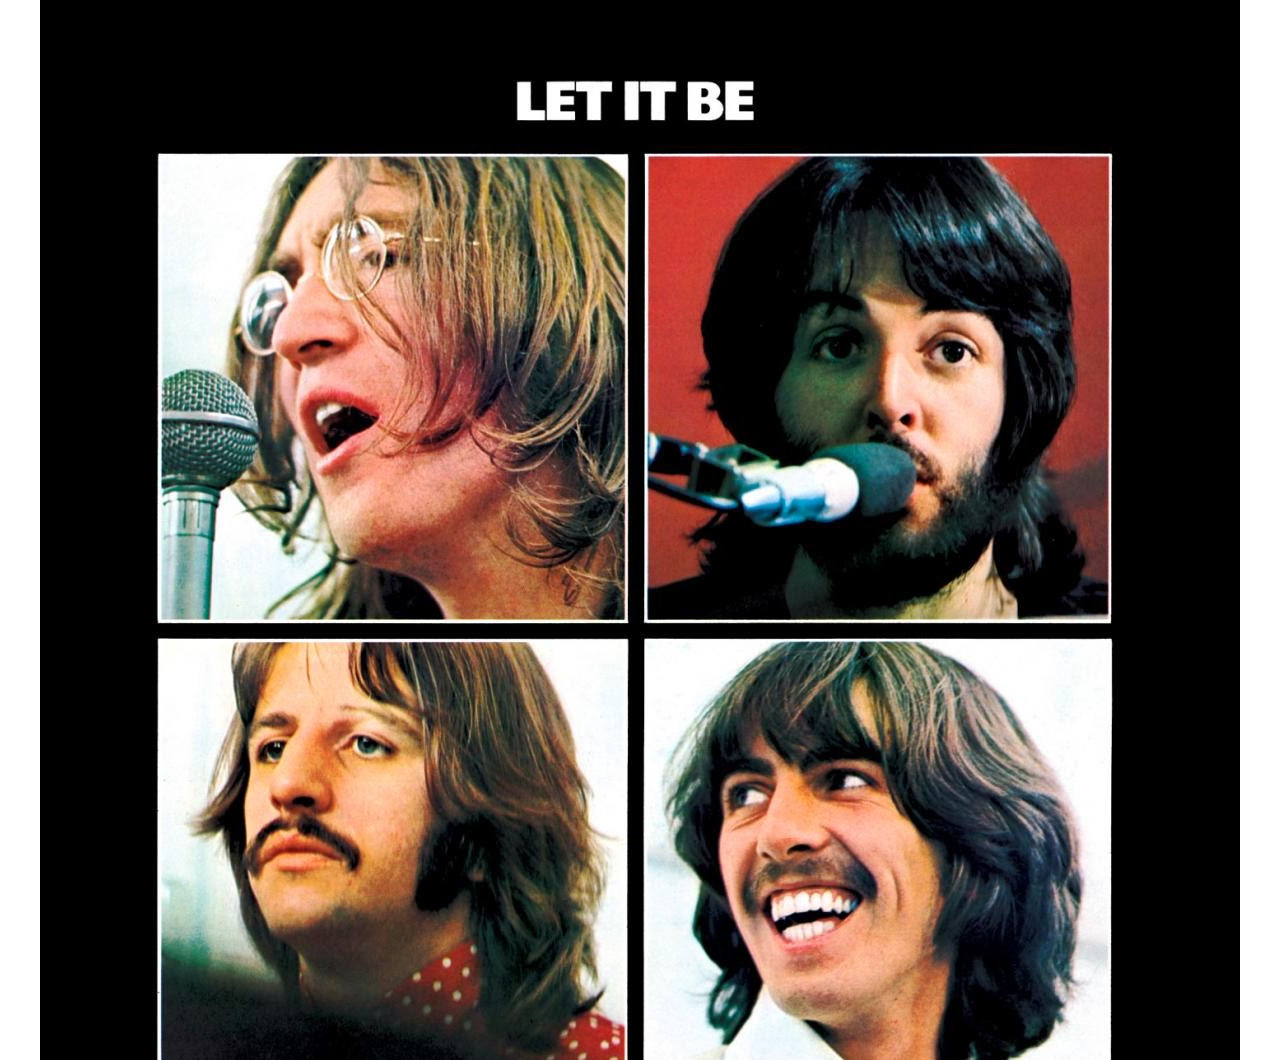
<file: les3/index.html>
<!DOCTYPE html>
<html lang="en">
<head>
    <meta charset="UTF-8">
    <meta name="viewport" content="width=device-width, initial-scale=1.0">
    <title>Padding en Margin</title>
    <link rel="stylesheet" href="style.css">
</head>
<body>
    <div class="container">
        <section class="beatle" id="john">
            <div class="naam">
                <h3>John</h3>
                <p>Lennon</p>
            </div>
        </section>
        <section class="beatle" id="paul">
            <div class="naam">
                <h3>Paul</h3>
                <p>McCartney</p>
            </div>
        </section>
        <section class="beatle">
            <div class="naam">
                <h3>Ring</h3>
                <p>Starr</p>
            </div>
        </section>
        <section class="beatle">
            <div class="naam">
                <h3>George</h3>
                <p>Harrison</p>
            </div>
        </section>
    </div>
</body>
</html>
</file>
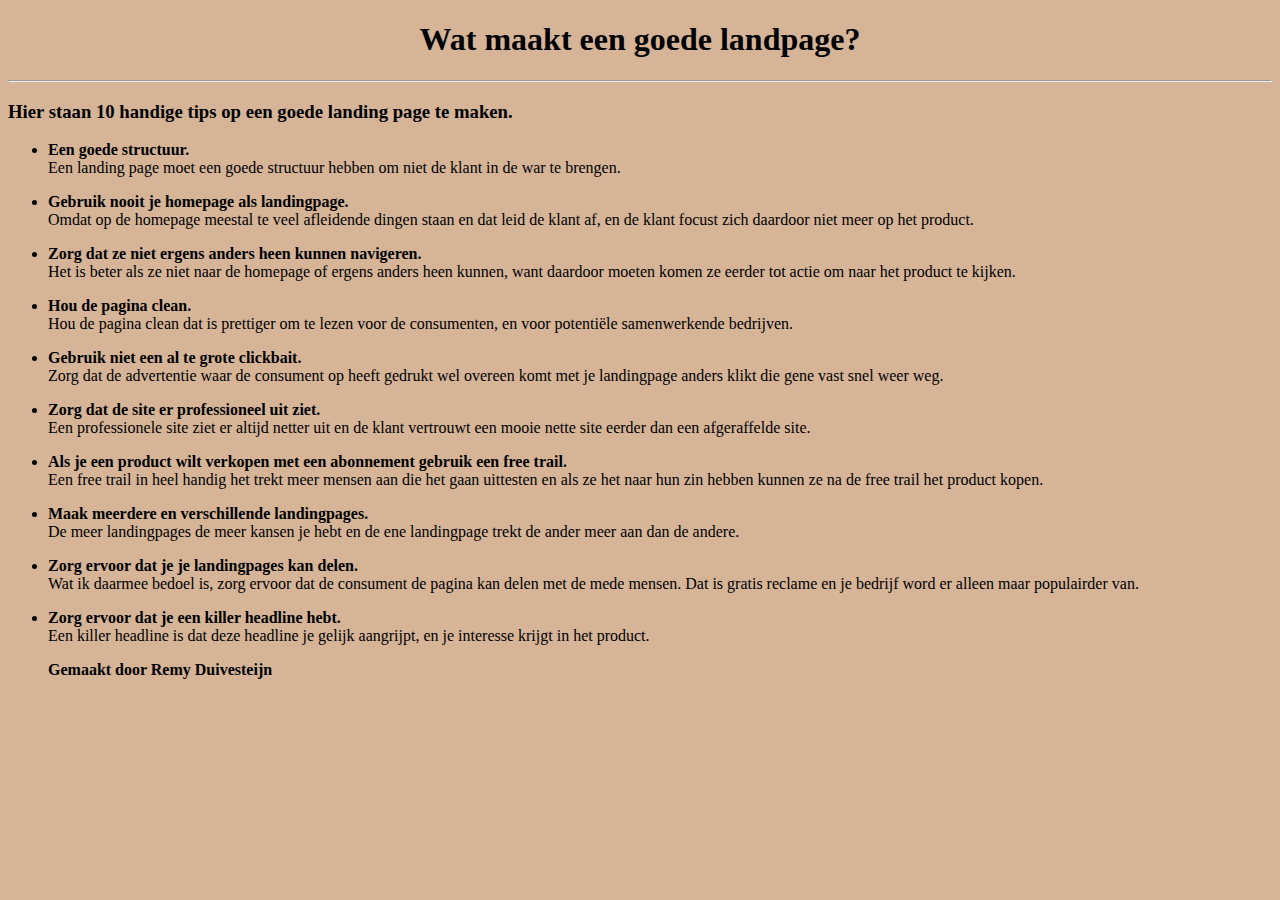
<file: goedeLandingpage.html>
<!DOCTYPE html>
<html lang="en">
<head>
    <meta charset="UTF-8">
    <title>Wat maakt een goede landpage</title>
</head>
<body style="background-color:rgb(214, 180, 152);">
    <h1 style="text-align:center; ">
        Wat maakt een goede landpage?
    </h1>
    <hr>
    <h3>
        Hier staan 10 handige tips op een goede landing page te maken.
    </h3>
    
    <ul>
        <li><strong>Een goede structuur.</strong><br></li>
        Een landing page moet een goede structuur hebben om niet de klant in de war te brengen.
        <p></p>
        
        <li><strong>Gebruik nooit je homepage als landingpage.</strong><br></li>
        Omdat op de homepage meestal te veel afleidende dingen staan en dat leid de klant af, en de klant focust zich daardoor niet meer op het product.
        <p></p>
        
        <li><strong>Zorg dat ze niet ergens anders heen kunnen navigeren.</strong><br></li>
        Het is beter als ze niet naar de homepage of ergens anders heen kunnen, want daardoor moeten komen ze eerder tot actie om naar het product te kijken.
        <p></p>

        <li><strong>Hou de pagina clean.</strong><br></li>
        Hou de pagina clean dat is prettiger om te lezen voor de consumenten, en  voor potentiële samenwerkende bedrijven.
        <p></p>

        <li><strong>Gebruik niet een al te grote clickbait.</strong><br></li>
        Zorg dat de advertentie waar de consument op heeft gedrukt wel overeen komt met je landingpage anders klikt die gene vast snel weer weg.
        <p></p>

        <li><strong>Zorg dat de site er professioneel uit ziet.</strong><br></li>
        Een professionele site ziet er altijd netter uit en de klant vertrouwt een mooie nette site eerder dan een afgeraffelde site.
        <p></p>

        <li><strong>Als je een product wilt verkopen met een abonnement gebruik een free trail.</strong><br></li>
        Een free trail in heel handig het trekt meer mensen aan die het gaan uittesten en als ze het naar hun zin hebben kunnen ze na de free trail het product kopen.
        <p></p>

        <li><strong>Maak meerdere en verschillende landingpages.</strong><br></li>
        De meer landingpages de meer kansen je hebt en de ene landingpage trekt de ander meer aan dan de andere.
        <p></p>

        <li><strong>Zorg ervoor dat je je landingpages kan delen.</strong><br></li>
        Wat ik daarmee bedoel is, zorg ervoor dat de consument de pagina kan delen met de mede mensen. Dat is gratis reclame en je bedrijf word er alleen maar populairder van.
        <p></p>

        <li><strong>Zorg ervoor dat je een killer headline hebt.</strong><br></li>
        Een killer headline is dat deze headline je gelijk aangrijpt, en je interesse krijgt in het product.
        <p></p>

        <strong>Gemaakt door  Remy Duivesteijn</strong><br>
    
    
    
    </ul>
</body>
</html>
</file>
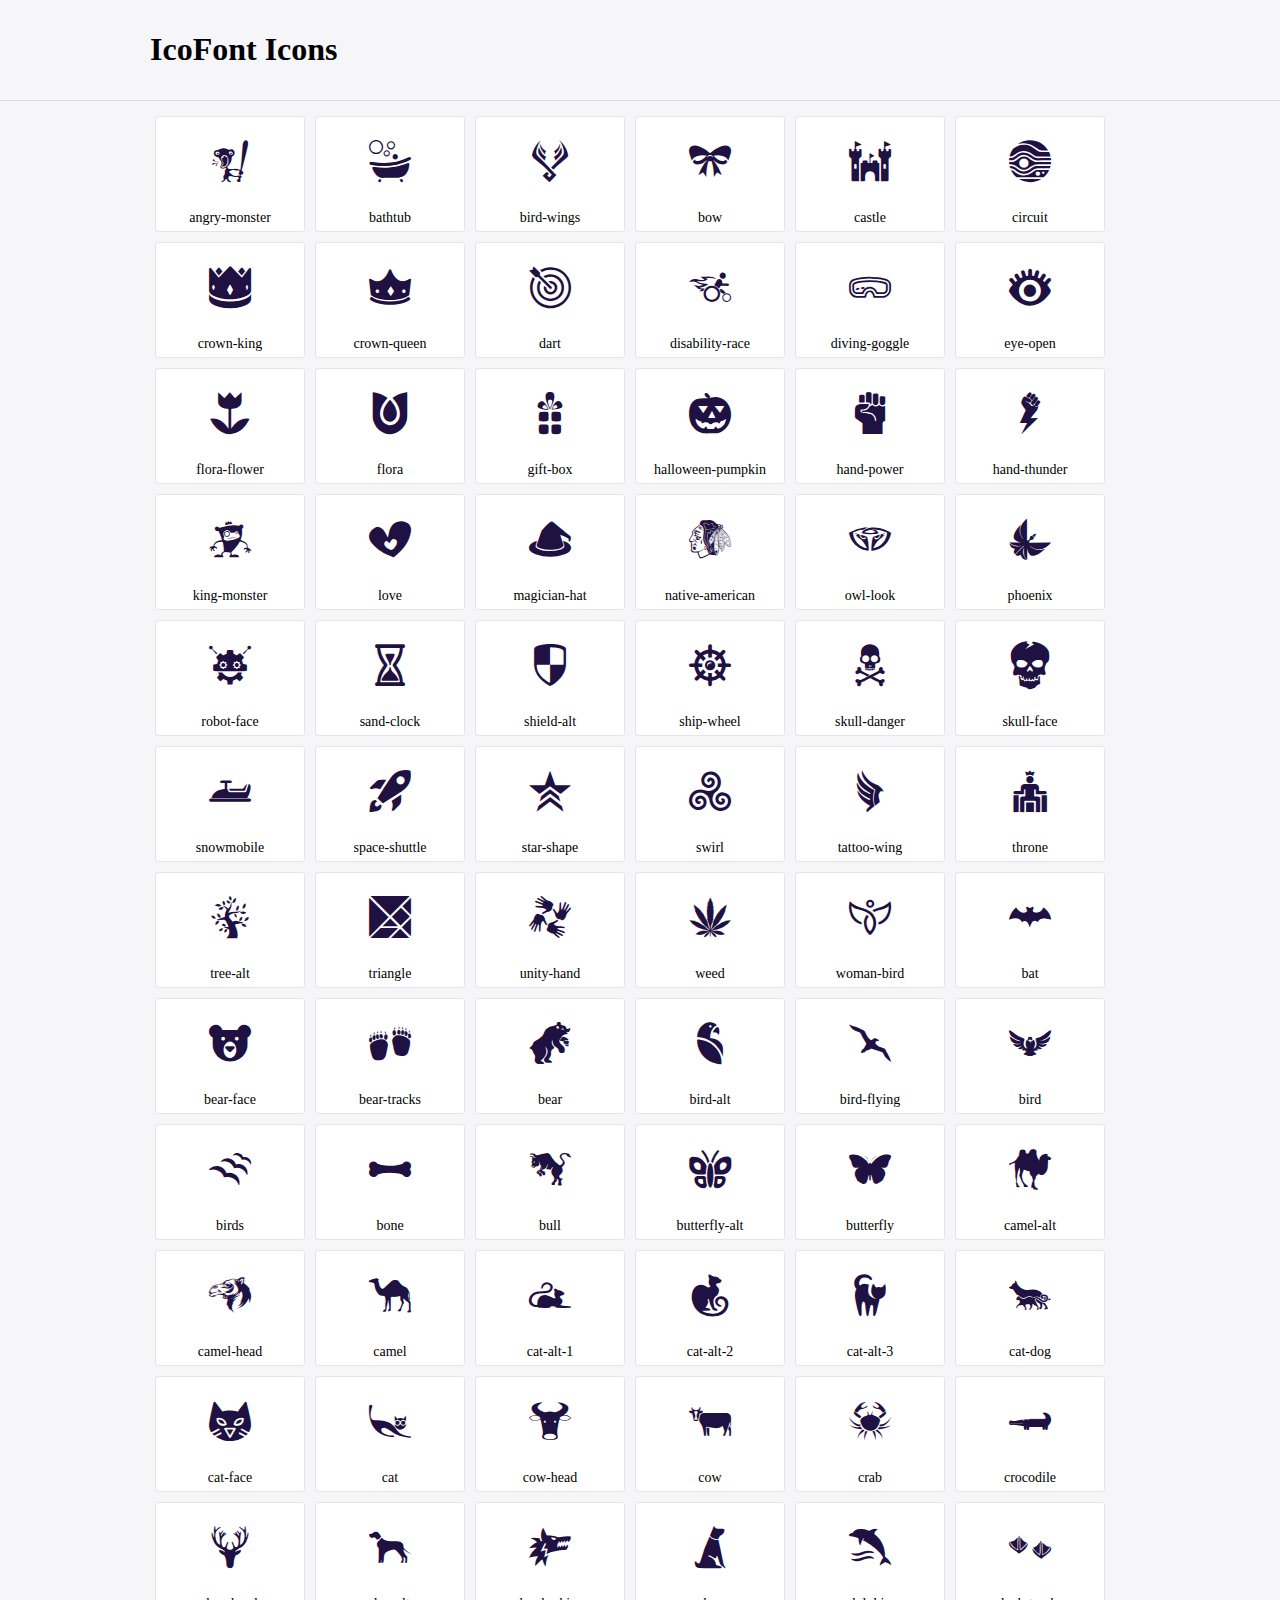
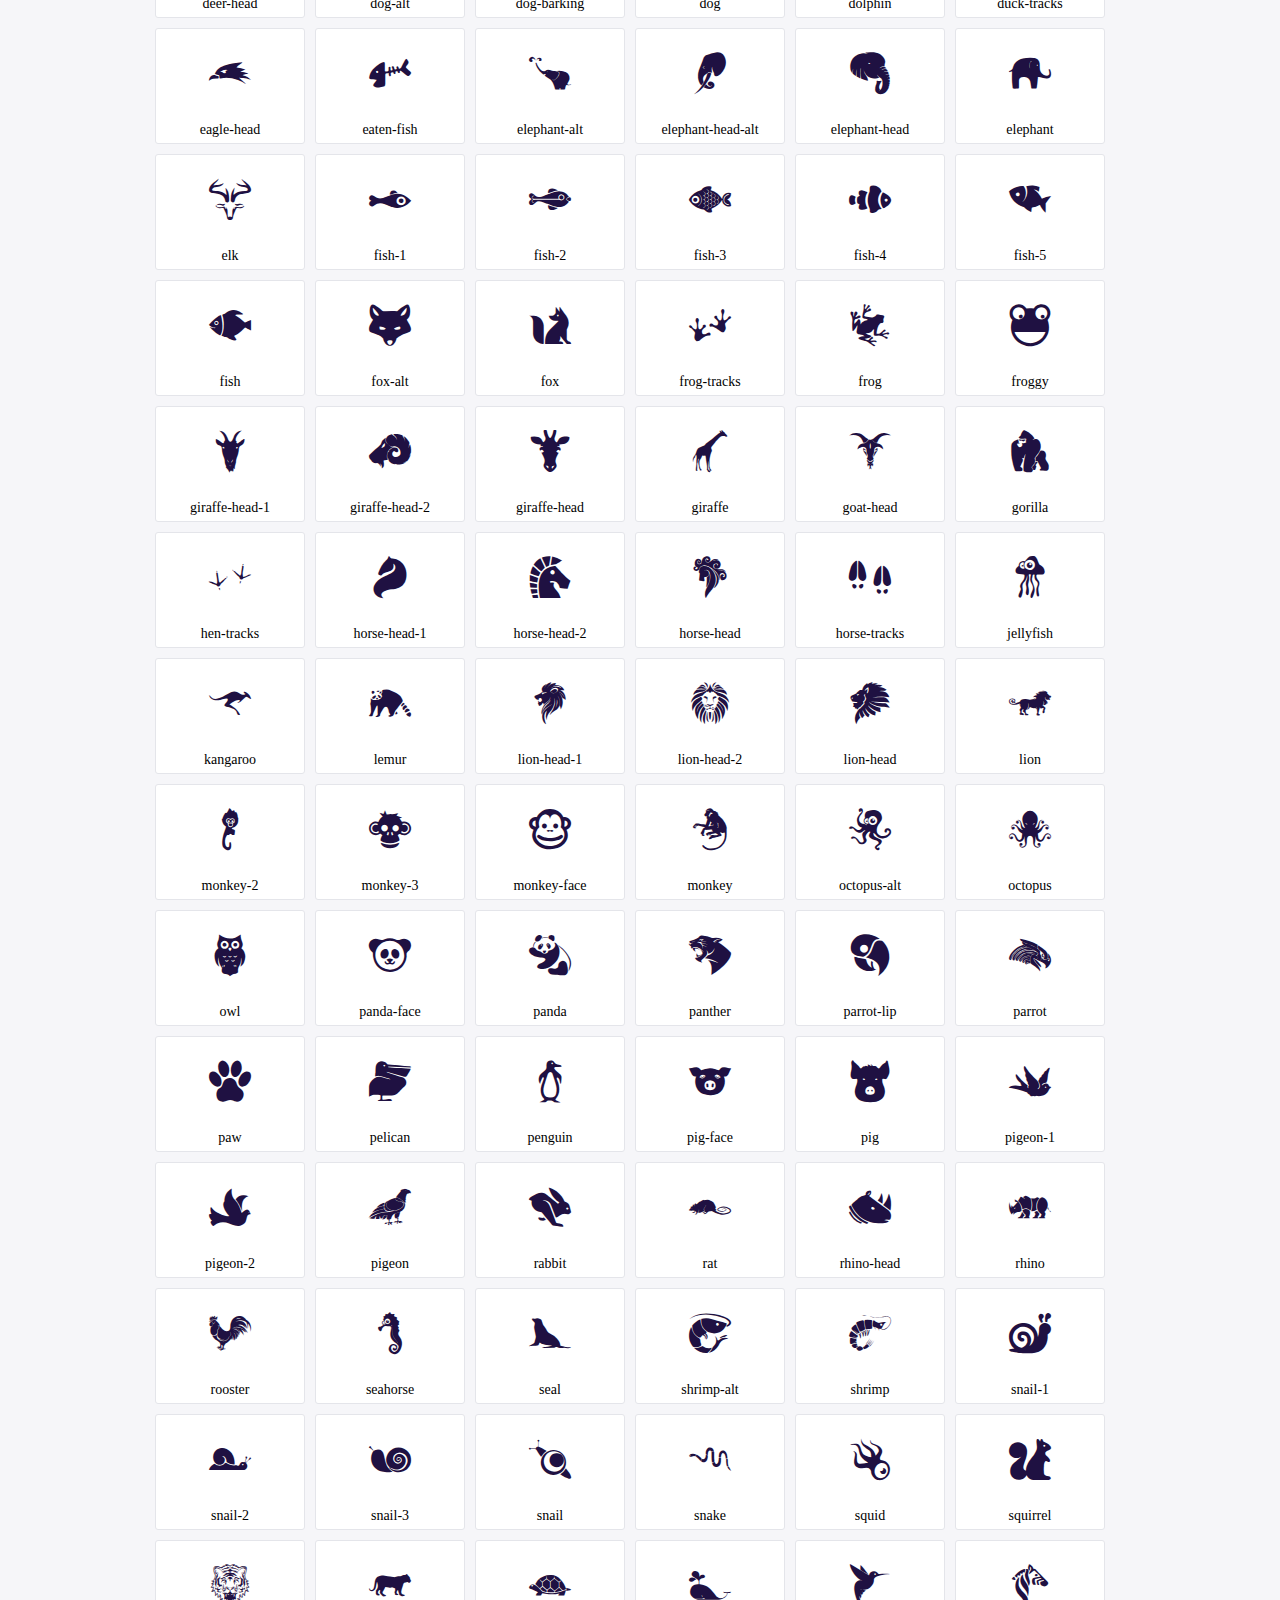
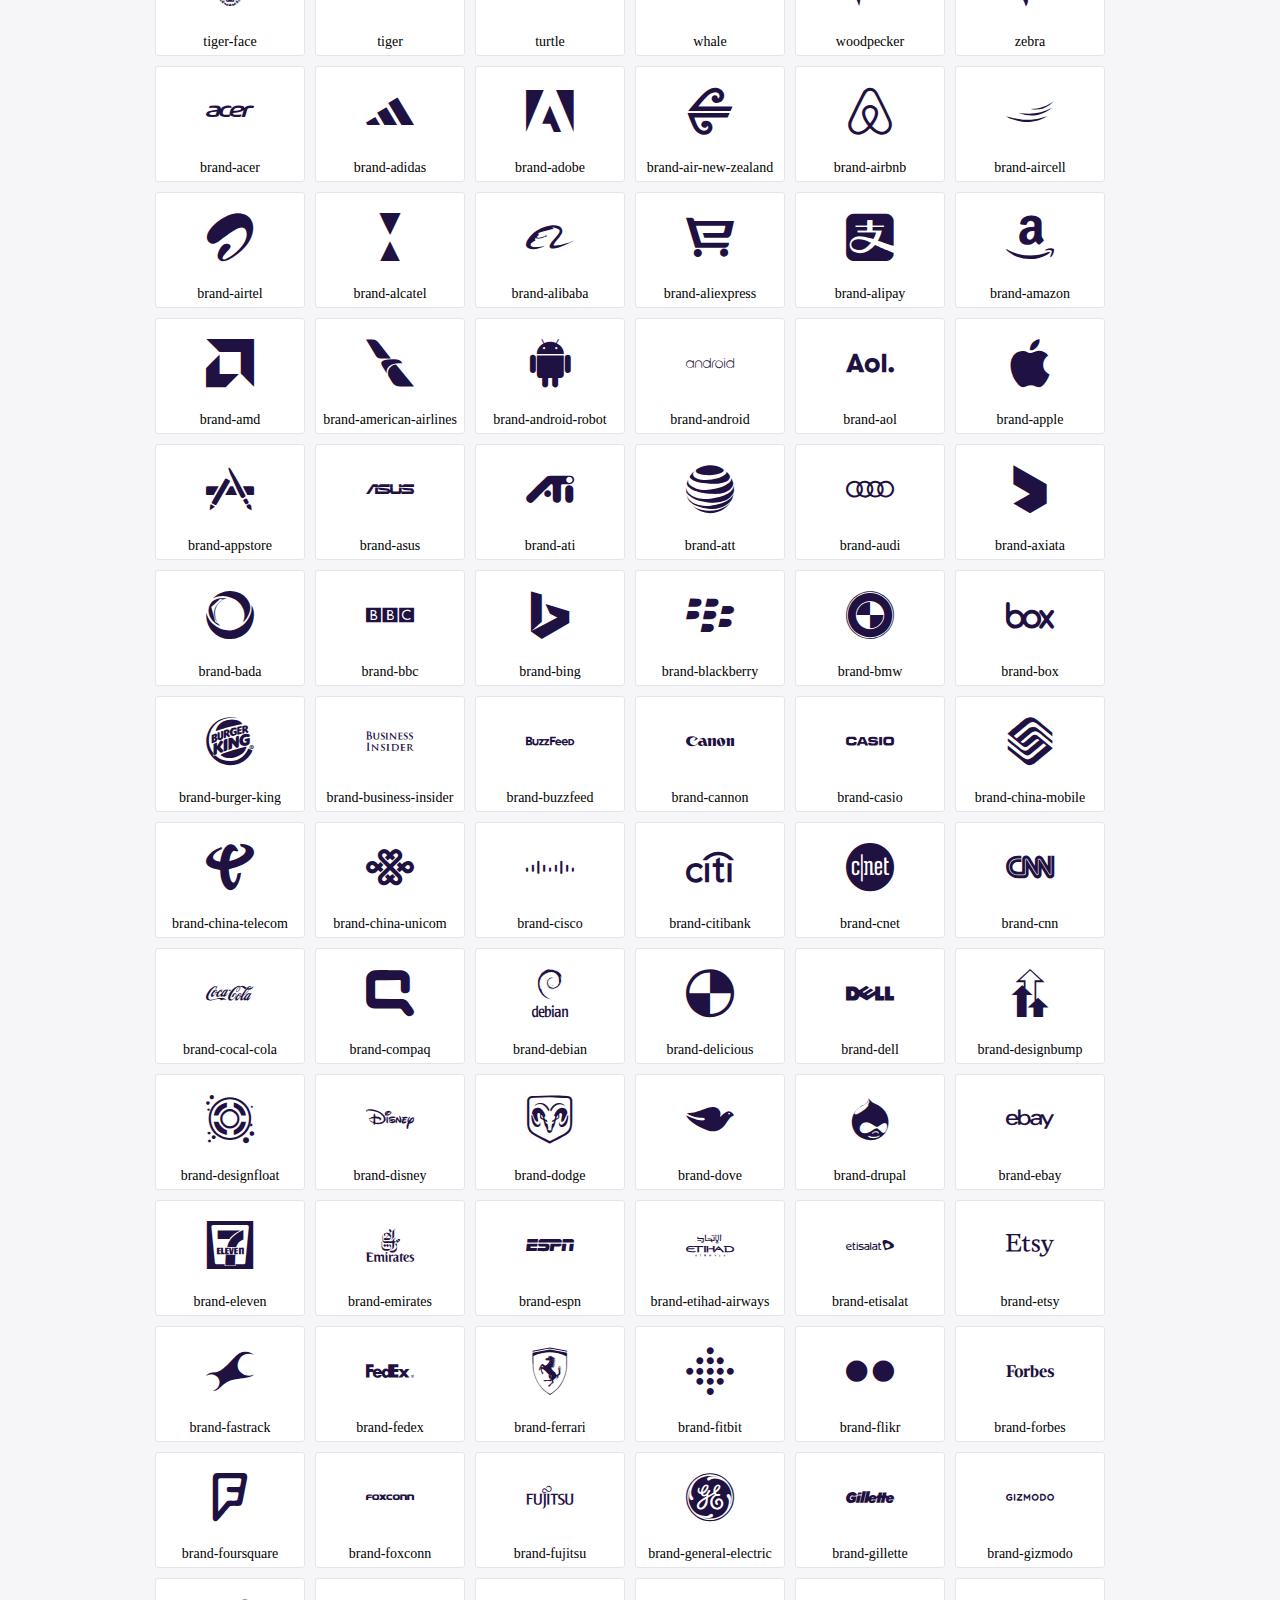
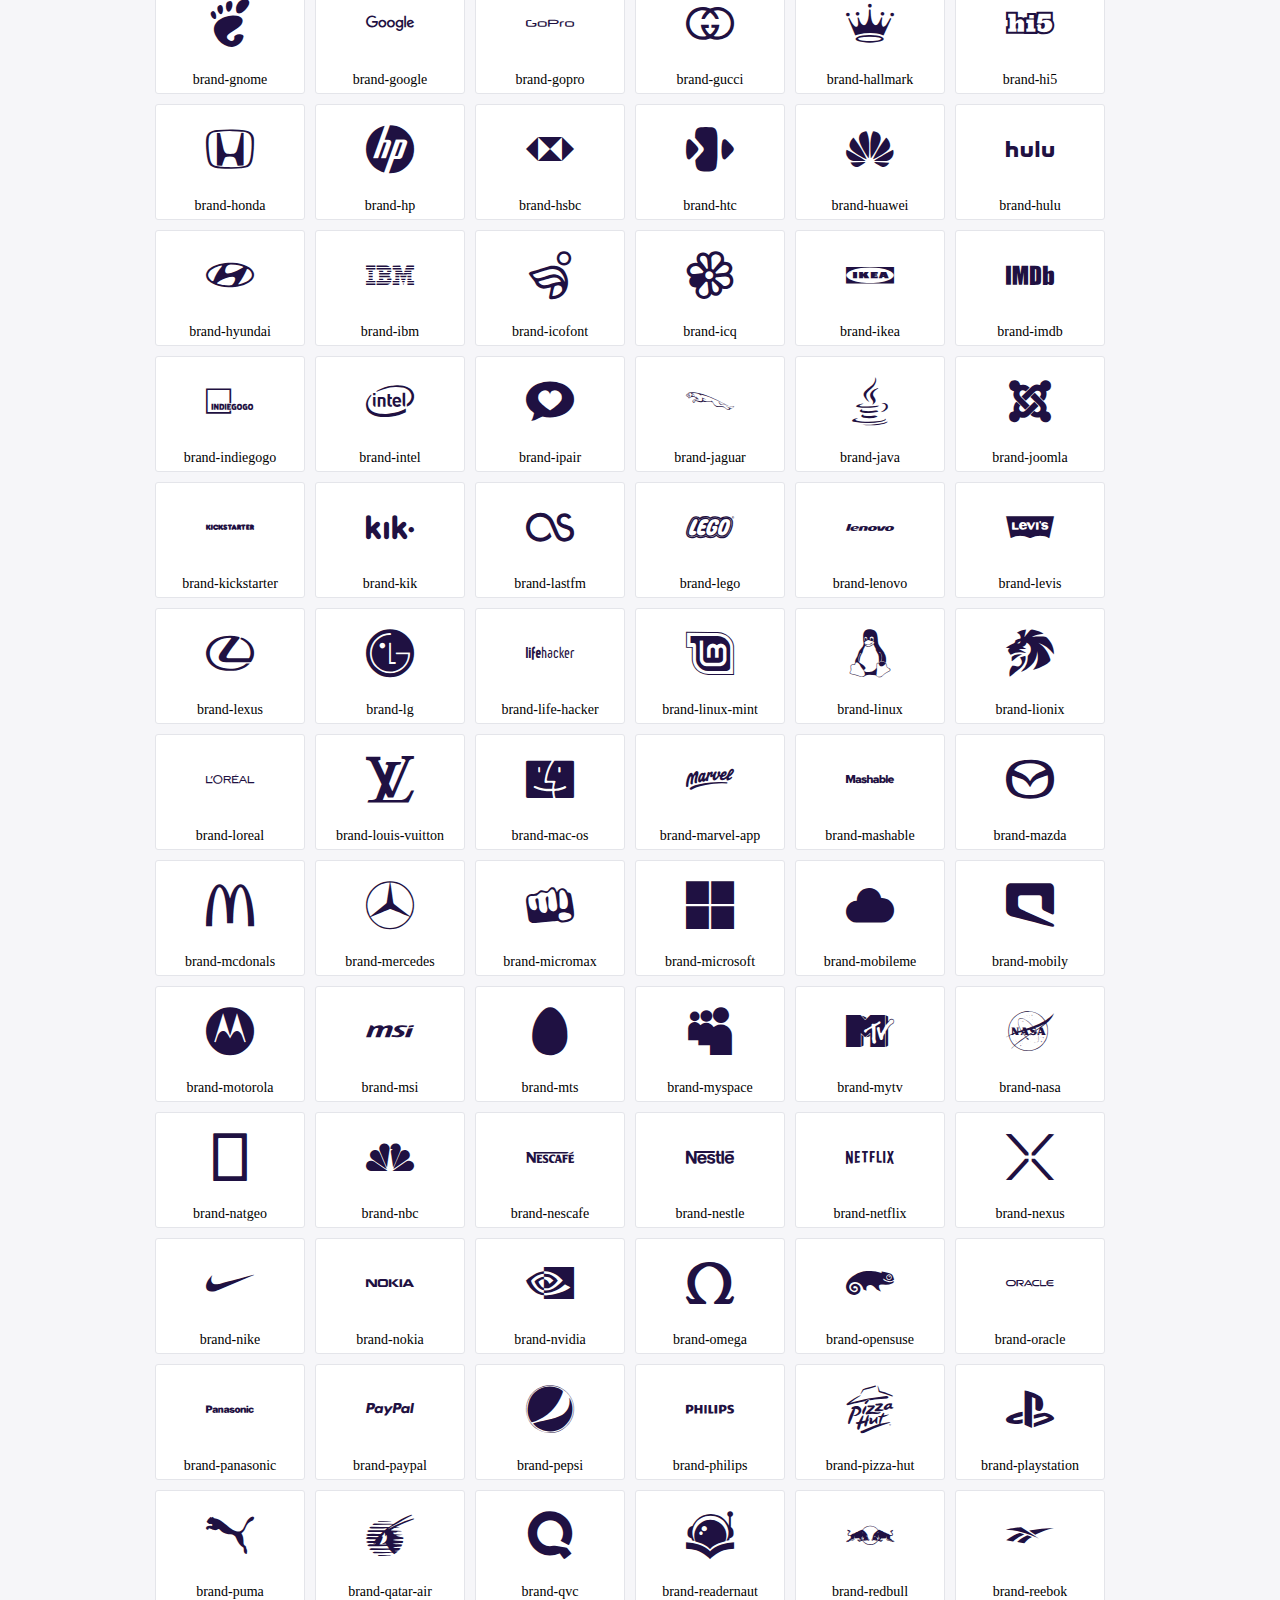
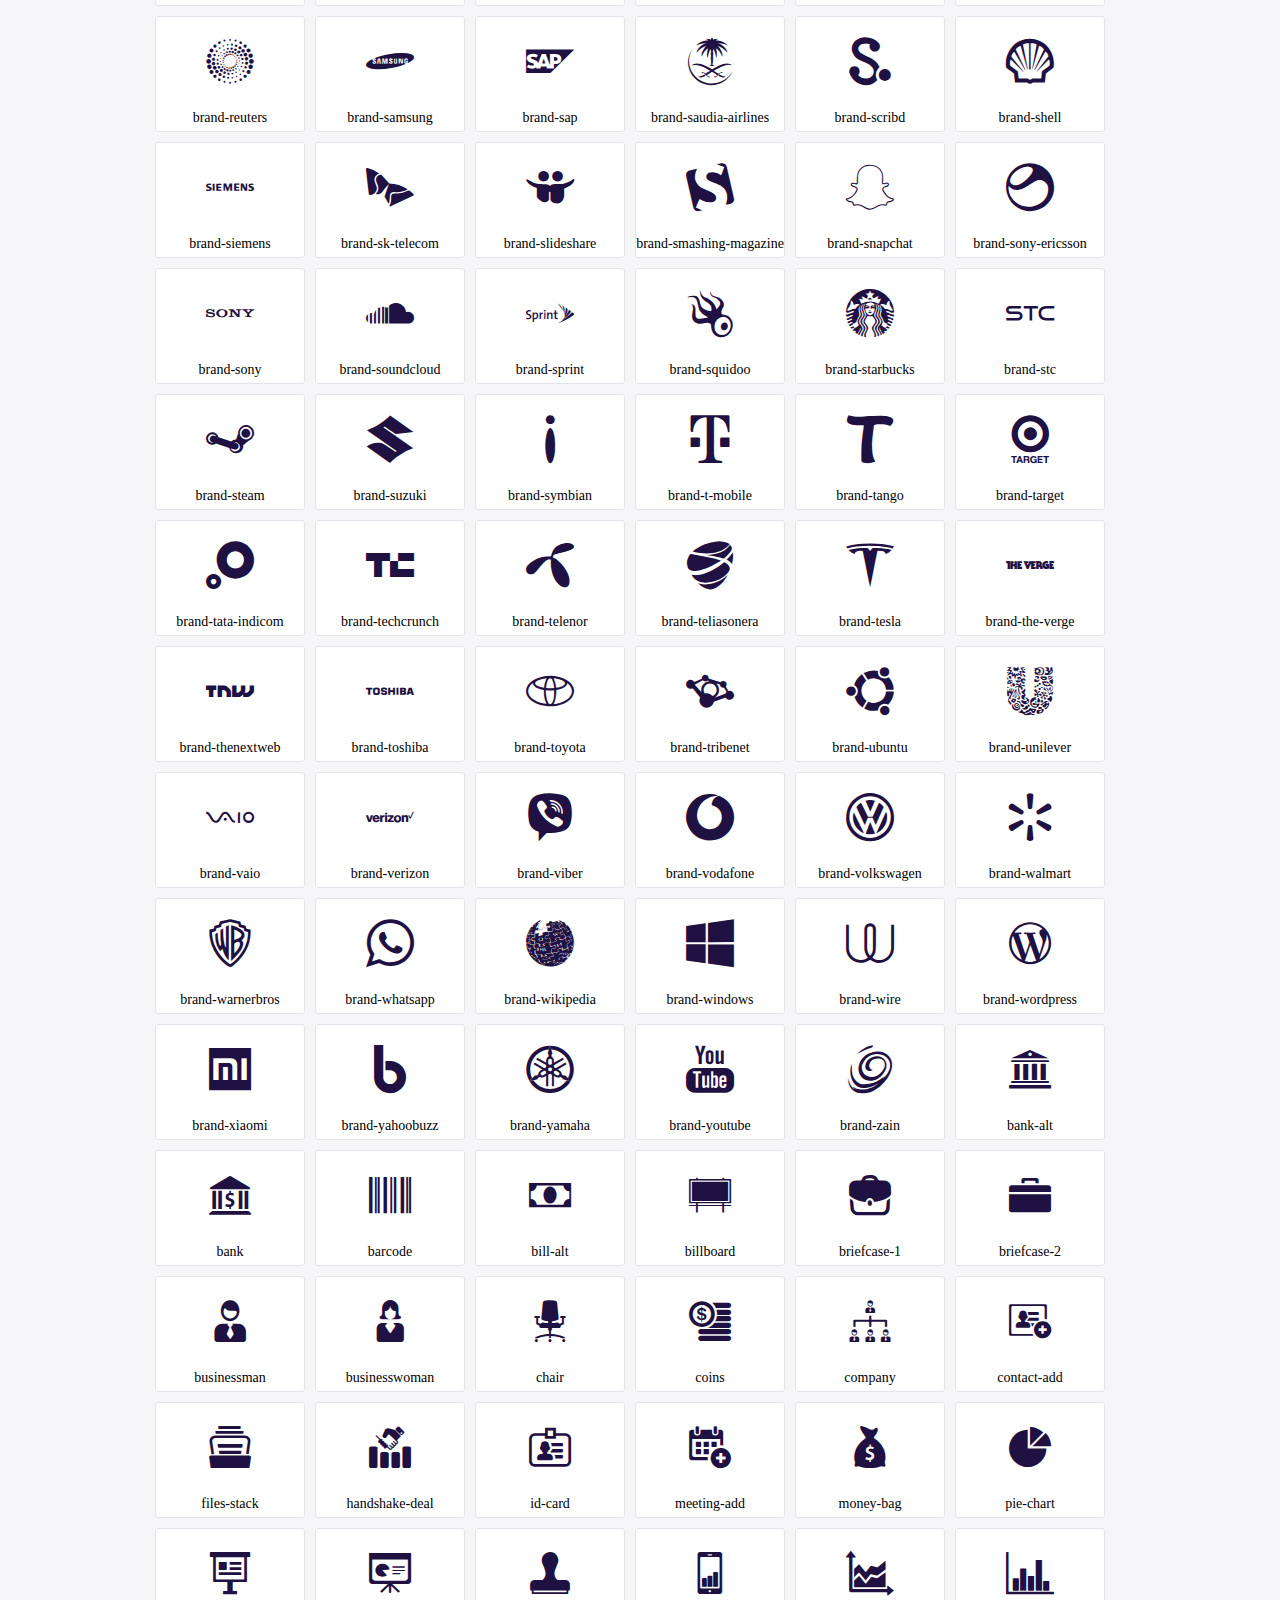
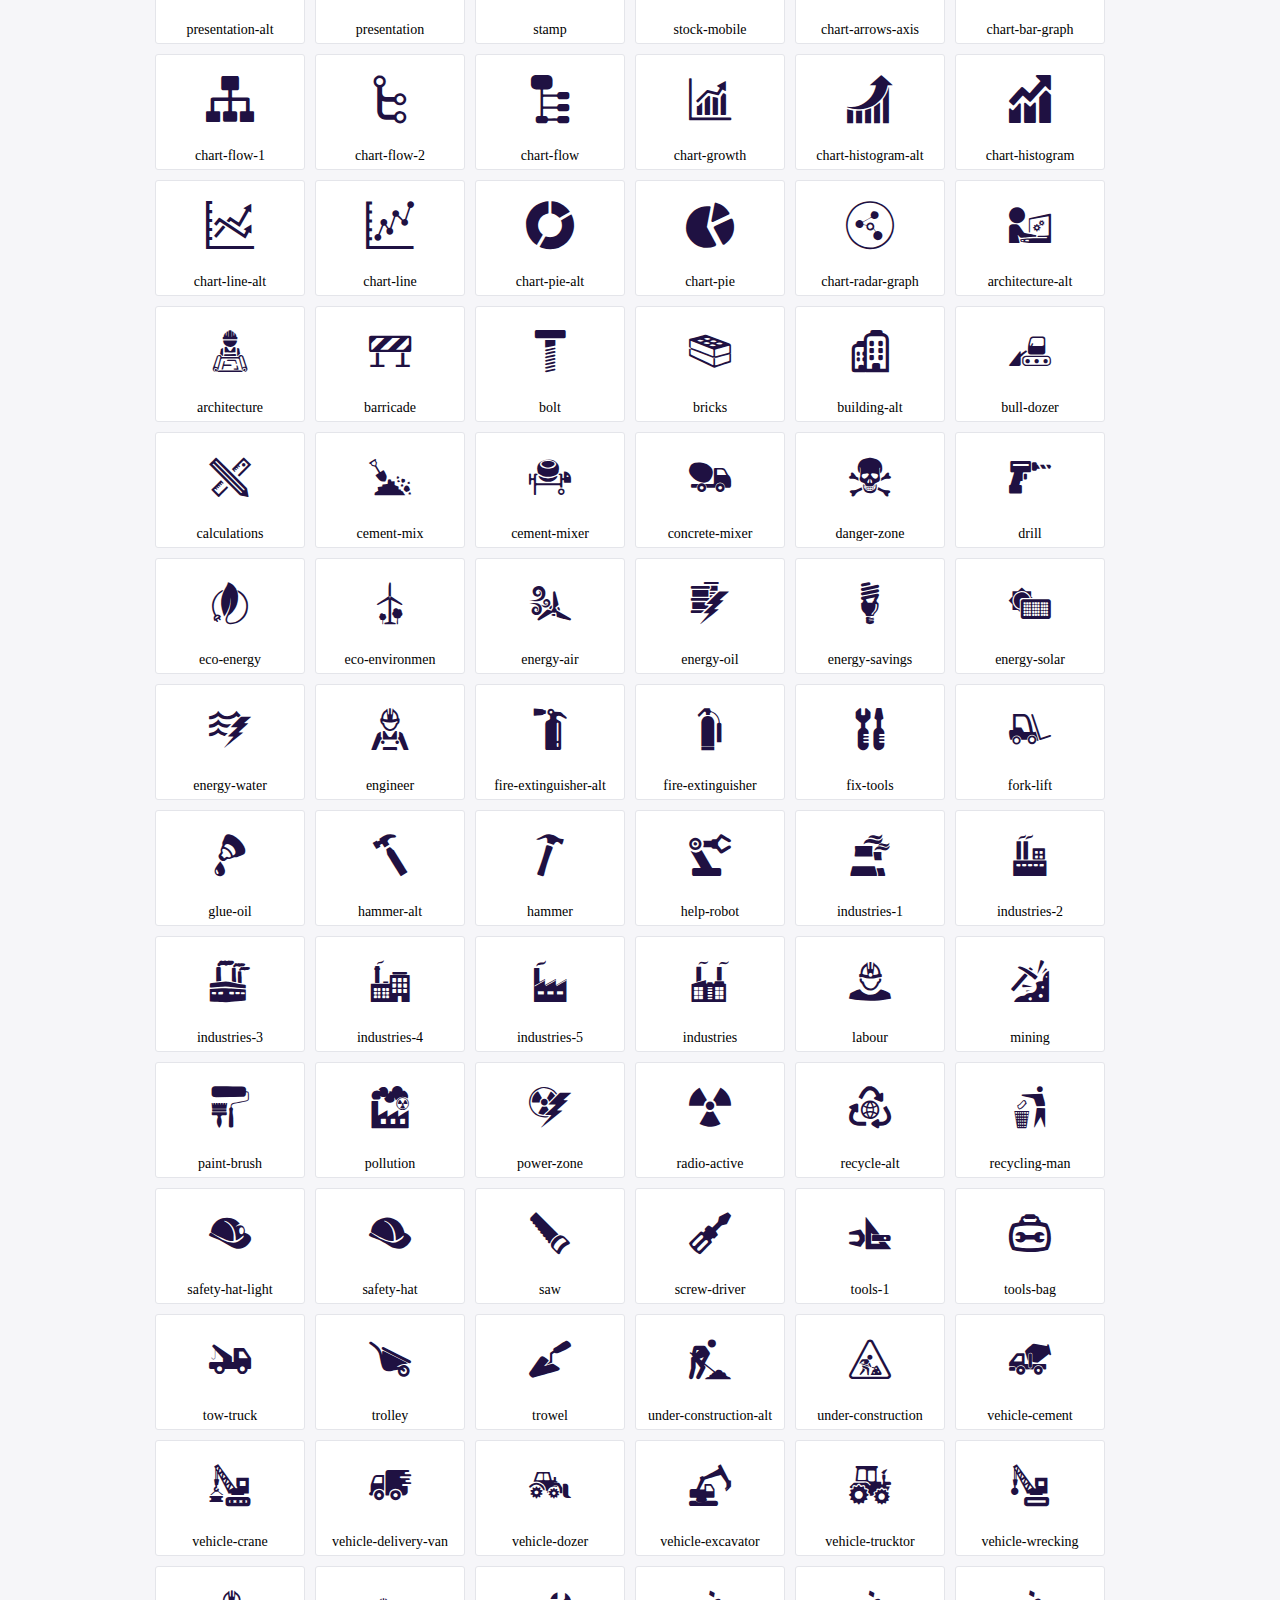
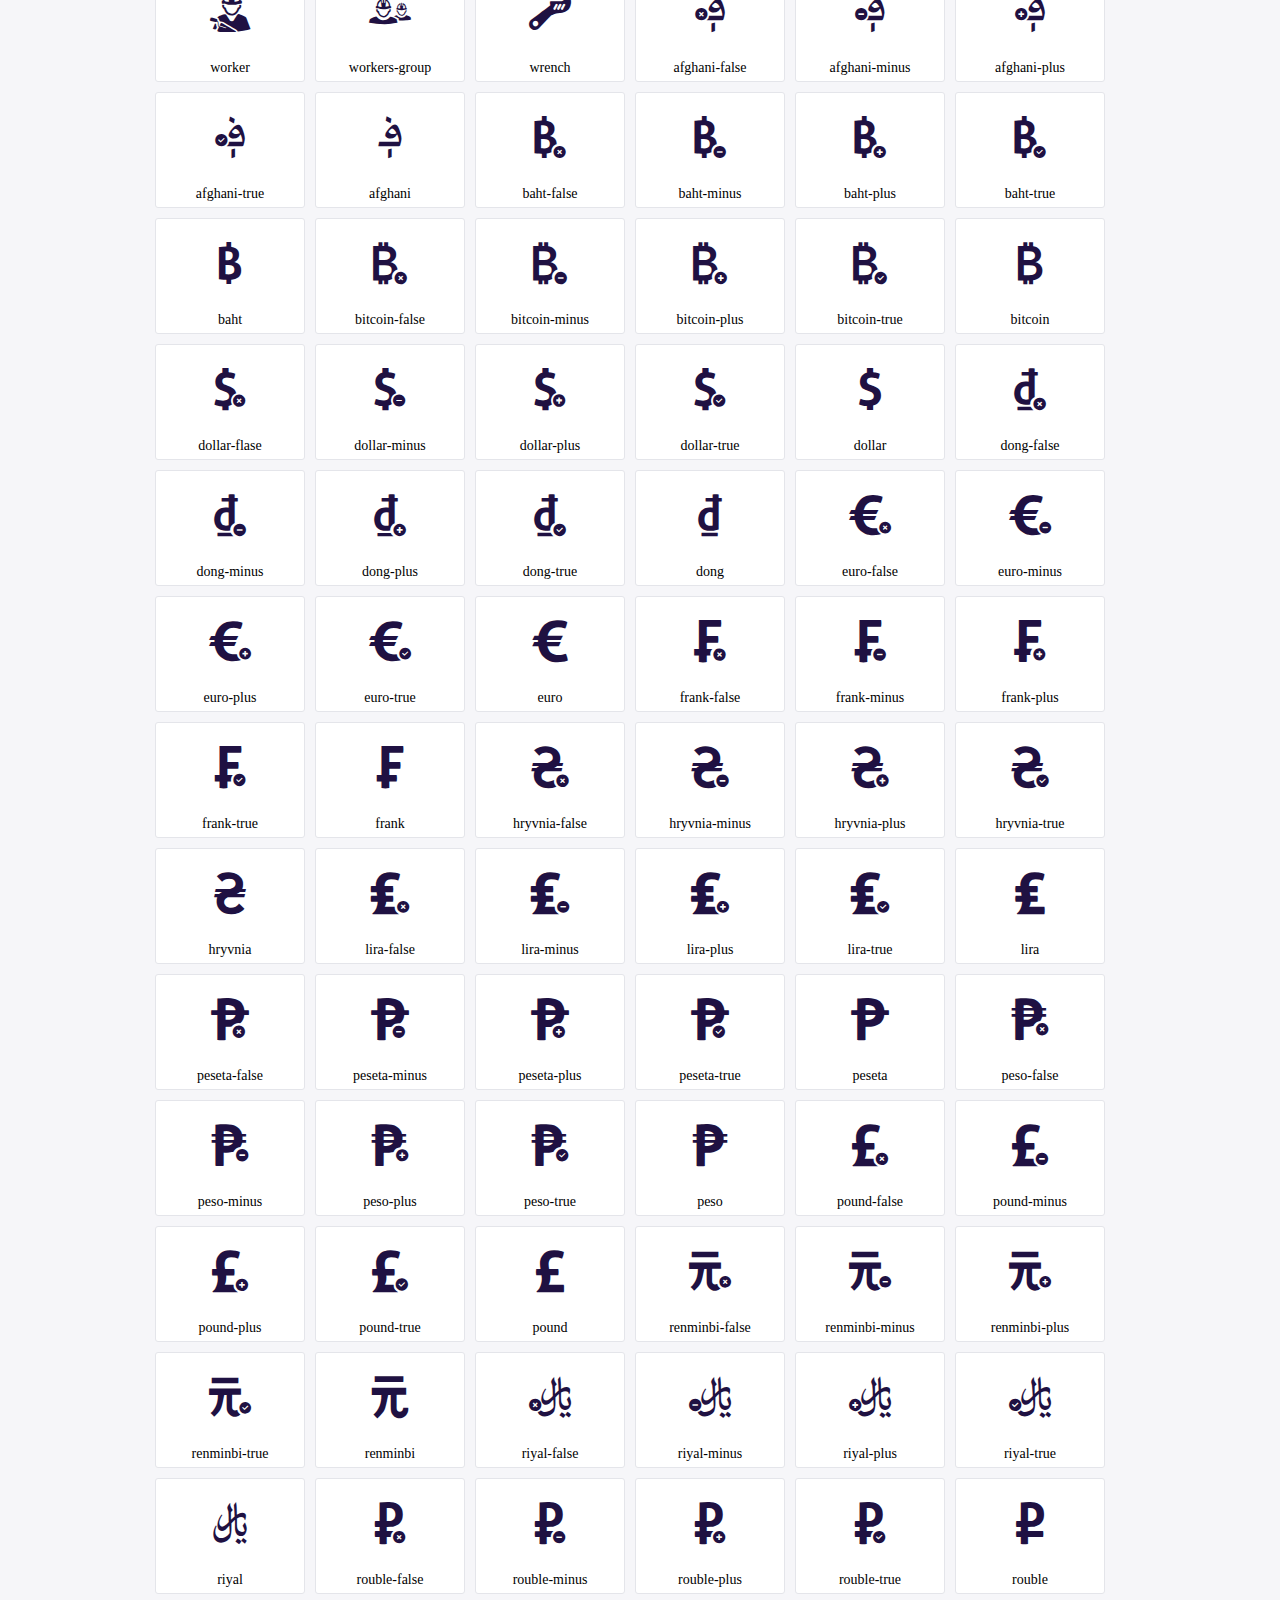
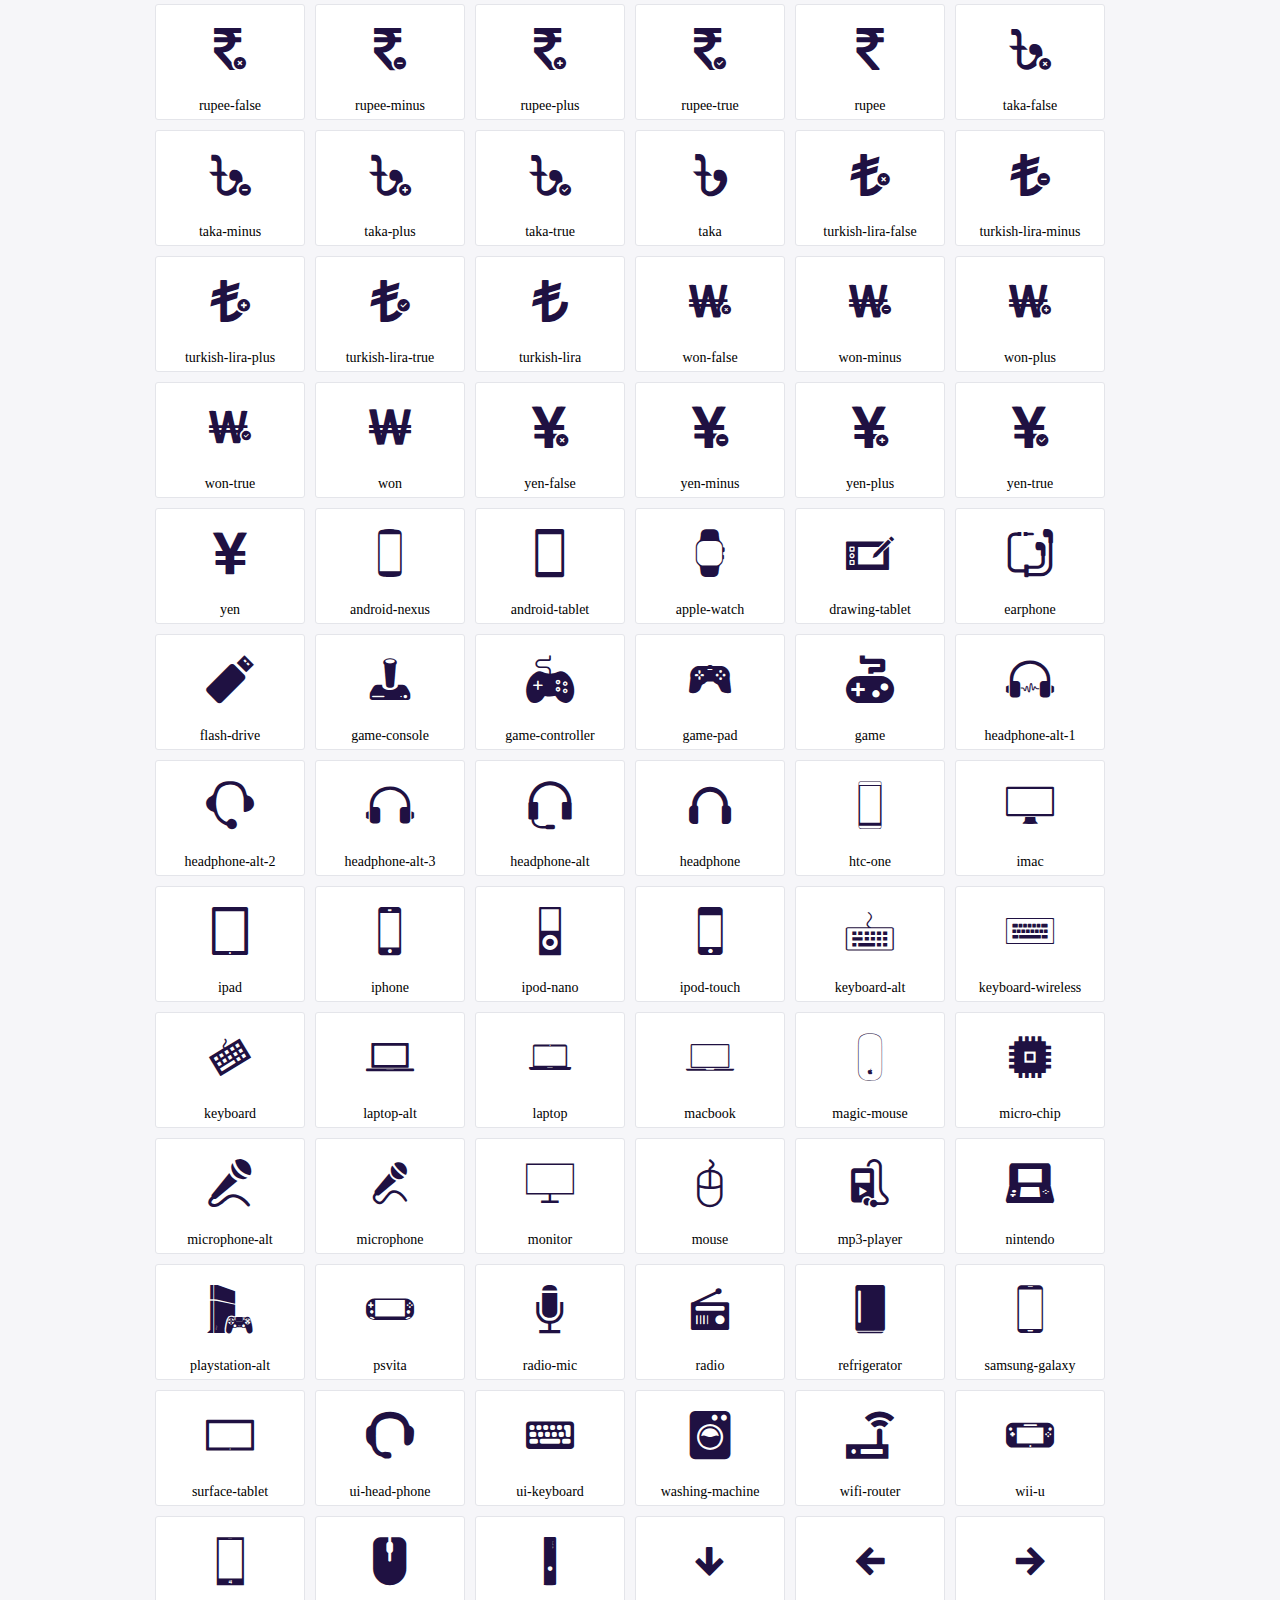
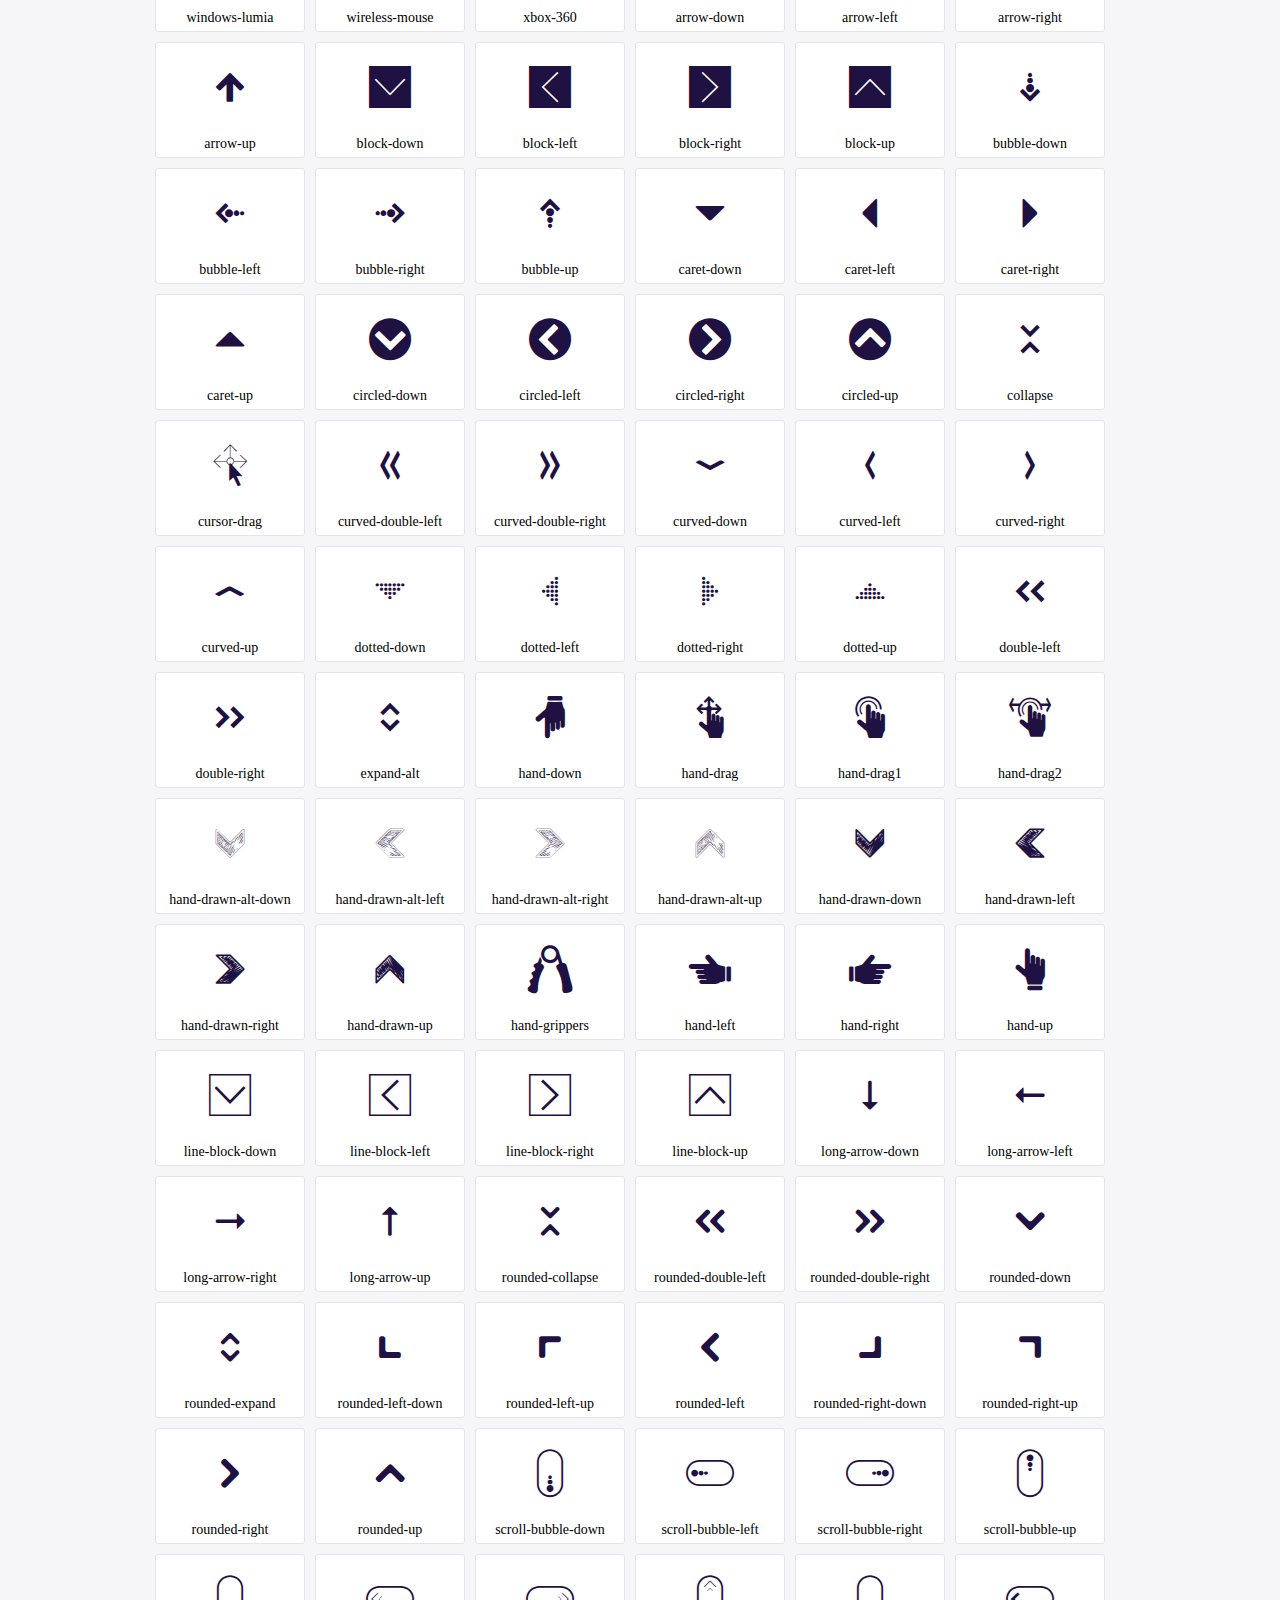
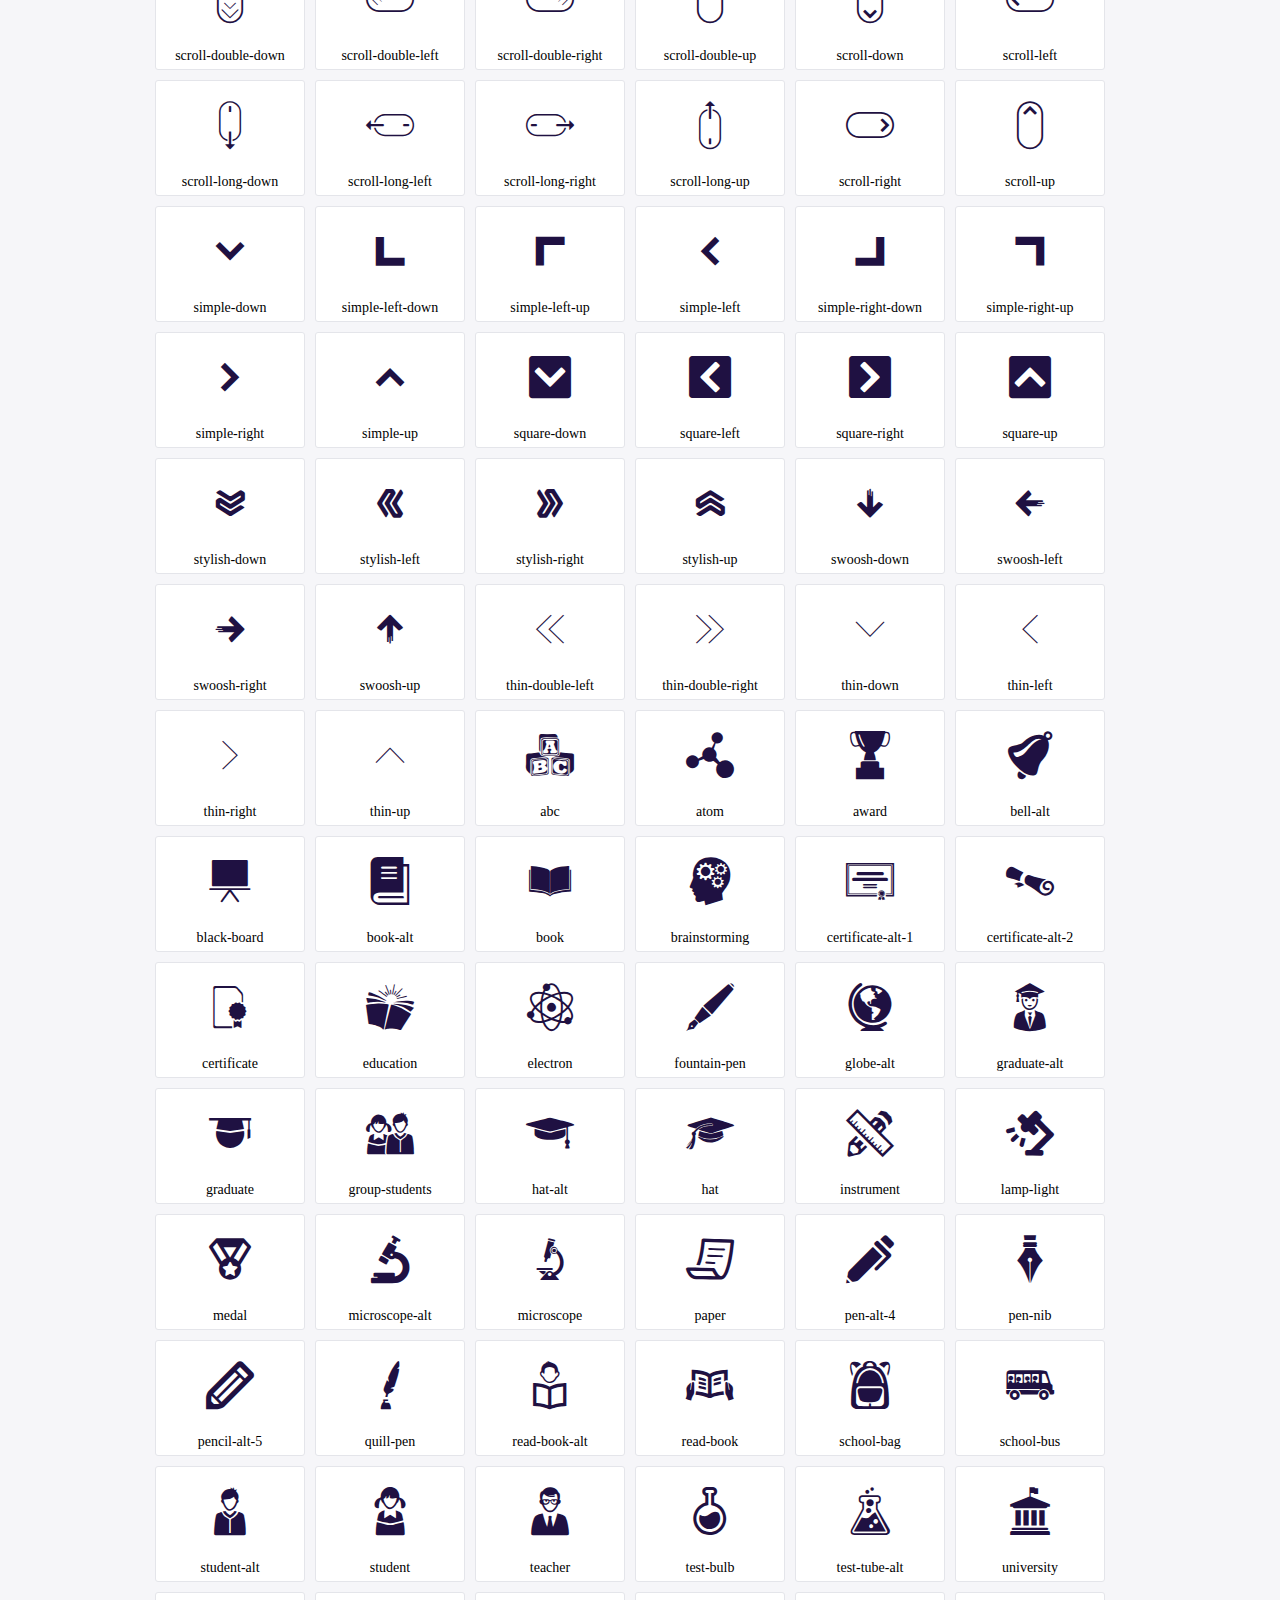
<file: les4/materiaal-voor-Bootstrap-grid-training-main/icofont/demo.html>
<!DOCTYPE html>
	<html>
	<head>
		<meta charset="utf-8">
		<title>Examples | IcoFont</title>
		<link rel="stylesheet" type="text/css" href="./icofont.min.css">
		<style type="text/css">
			body {
				margin: 0;
				padding: 0;
				background: #F6F6F9;
			}
			.header {
				border-bottom: 1px solid #DCDCE1;
				padding: 10px 0;
				margin-bottom: 10px;
			}
			.container {
				width: 980px;
				margin: 0 auto;
			}
			.ico-title {
				font-size: 2em;
			}
			.iconlist {
				margin: 0;
				padding: 0;
				list-style: none;
				text-align: center;
				width: 100%;
				display: flex;
				flex-wrap: wrap;
				flex-direction: row;
			}
			.iconlist li {
				position: relative;
				margin: 5px;
				width: 150px;
				cursor: pointer;
			}
			.iconlist li .icon-holder {
				position: relative;
				text-align: center;
				border-radius: 3px;
				overflow: hidden;
				padding-bottom: 5px;
				background: #ffffff;
				border: 1px solid #E4E5EA;
				transition: all 0.2s linear 0s;
			}
			.iconlist li .icon-holder:hover {
				background: #00C3DA;
				color: #ffffff;
			}
			.iconlist li .icon-holder:hover .icon i {
				color: #ffffff;
			}
			.iconlist li .icon-holder .icon {
				padding: 20px;
				text-align: center;
			}
			.iconlist li .icon-holder .icon i {
				font-size: 3em;
				color: #1F1142;
			}
			.iconlist li .icon-holder span {
				font-size: 14px;
				display: block;
				margin-top: 5px;
				border-radius: 3px;
			}
		</style>
	</head>
	<body>
	<div class="header">
		<div class="container">
			<h1 class="ico-title"> IcoFont Icons </h1>
		</div>
	</div>
	<div class="container">
		<ul class="iconlist">
		
		<li>
			<div class="icon-holder">
				<div class="icon"> 
					<i class="icofont-angry-monster"></i>
				</div> 
				<span> angry-monster </span>
			</div>
		</li>
		
		<li>
			<div class="icon-holder">
				<div class="icon"> 
					<i class="icofont-bathtub"></i>
				</div> 
				<span> bathtub </span>
			</div>
		</li>
		
		<li>
			<div class="icon-holder">
				<div class="icon"> 
					<i class="icofont-bird-wings"></i>
				</div> 
				<span> bird-wings </span>
			</div>
		</li>
		
		<li>
			<div class="icon-holder">
				<div class="icon"> 
					<i class="icofont-bow"></i>
				</div> 
				<span> bow </span>
			</div>
		</li>
		
		<li>
			<div class="icon-holder">
				<div class="icon"> 
					<i class="icofont-castle"></i>
				</div> 
				<span> castle </span>
			</div>
		</li>
		
		<li>
			<div class="icon-holder">
				<div class="icon"> 
					<i class="icofont-circuit"></i>
				</div> 
				<span> circuit </span>
			</div>
		</li>
		
		<li>
			<div class="icon-holder">
				<div class="icon"> 
					<i class="icofont-crown-king"></i>
				</div> 
				<span> crown-king </span>
			</div>
		</li>
		
		<li>
			<div class="icon-holder">
				<div class="icon"> 
					<i class="icofont-crown-queen"></i>
				</div> 
				<span> crown-queen </span>
			</div>
		</li>
		
		<li>
			<div class="icon-holder">
				<div class="icon"> 
					<i class="icofont-dart"></i>
				</div> 
				<span> dart </span>
			</div>
		</li>
		
		<li>
			<div class="icon-holder">
				<div class="icon"> 
					<i class="icofont-disability-race"></i>
				</div> 
				<span> disability-race </span>
			</div>
		</li>
		
		<li>
			<div class="icon-holder">
				<div class="icon"> 
					<i class="icofont-diving-goggle"></i>
				</div> 
				<span> diving-goggle </span>
			</div>
		</li>
		
		<li>
			<div class="icon-holder">
				<div class="icon"> 
					<i class="icofont-eye-open"></i>
				</div> 
				<span> eye-open </span>
			</div>
		</li>
		
		<li>
			<div class="icon-holder">
				<div class="icon"> 
					<i class="icofont-flora-flower"></i>
				</div> 
				<span> flora-flower </span>
			</div>
		</li>
		
		<li>
			<div class="icon-holder">
				<div class="icon"> 
					<i class="icofont-flora"></i>
				</div> 
				<span> flora </span>
			</div>
		</li>
		
		<li>
			<div class="icon-holder">
				<div class="icon"> 
					<i class="icofont-gift-box"></i>
				</div> 
				<span> gift-box </span>
			</div>
		</li>
		
		<li>
			<div class="icon-holder">
				<div class="icon"> 
					<i class="icofont-halloween-pumpkin"></i>
				</div> 
				<span> halloween-pumpkin </span>
			</div>
		</li>
		
		<li>
			<div class="icon-holder">
				<div class="icon"> 
					<i class="icofont-hand-power"></i>
				</div> 
				<span> hand-power </span>
			</div>
		</li>
		
		<li>
			<div class="icon-holder">
				<div class="icon"> 
					<i class="icofont-hand-thunder"></i>
				</div> 
				<span> hand-thunder </span>
			</div>
		</li>
		
		<li>
			<div class="icon-holder">
				<div class="icon"> 
					<i class="icofont-king-monster"></i>
				</div> 
				<span> king-monster </span>
			</div>
		</li>
		
		<li>
			<div class="icon-holder">
				<div class="icon"> 
					<i class="icofont-love"></i>
				</div> 
				<span> love </span>
			</div>
		</li>
		
		<li>
			<div class="icon-holder">
				<div class="icon"> 
					<i class="icofont-magician-hat"></i>
				</div> 
				<span> magician-hat </span>
			</div>
		</li>
		
		<li>
			<div class="icon-holder">
				<div class="icon"> 
					<i class="icofont-native-american"></i>
				</div> 
				<span> native-american </span>
			</div>
		</li>
		
		<li>
			<div class="icon-holder">
				<div class="icon"> 
					<i class="icofont-owl-look"></i>
				</div> 
				<span> owl-look </span>
			</div>
		</li>
		
		<li>
			<div class="icon-holder">
				<div class="icon"> 
					<i class="icofont-phoenix"></i>
				</div> 
				<span> phoenix </span>
			</div>
		</li>
		
		<li>
			<div class="icon-holder">
				<div class="icon"> 
					<i class="icofont-robot-face"></i>
				</div> 
				<span> robot-face </span>
			</div>
		</li>
		
		<li>
			<div class="icon-holder">
				<div class="icon"> 
					<i class="icofont-sand-clock"></i>
				</div> 
				<span> sand-clock </span>
			</div>
		</li>
		
		<li>
			<div class="icon-holder">
				<div class="icon"> 
					<i class="icofont-shield-alt"></i>
				</div> 
				<span> shield-alt </span>
			</div>
		</li>
		
		<li>
			<div class="icon-holder">
				<div class="icon"> 
					<i class="icofont-ship-wheel"></i>
				</div> 
				<span> ship-wheel </span>
			</div>
		</li>
		
		<li>
			<div class="icon-holder">
				<div class="icon"> 
					<i class="icofont-skull-danger"></i>
				</div> 
				<span> skull-danger </span>
			</div>
		</li>
		
		<li>
			<div class="icon-holder">
				<div class="icon"> 
					<i class="icofont-skull-face"></i>
				</div> 
				<span> skull-face </span>
			</div>
		</li>
		
		<li>
			<div class="icon-holder">
				<div class="icon"> 
					<i class="icofont-snowmobile"></i>
				</div> 
				<span> snowmobile </span>
			</div>
		</li>
		
		<li>
			<div class="icon-holder">
				<div class="icon"> 
					<i class="icofont-space-shuttle"></i>
				</div> 
				<span> space-shuttle </span>
			</div>
		</li>
		
		<li>
			<div class="icon-holder">
				<div class="icon"> 
					<i class="icofont-star-shape"></i>
				</div> 
				<span> star-shape </span>
			</div>
		</li>
		
		<li>
			<div class="icon-holder">
				<div class="icon"> 
					<i class="icofont-swirl"></i>
				</div> 
				<span> swirl </span>
			</div>
		</li>
		
		<li>
			<div class="icon-holder">
				<div class="icon"> 
					<i class="icofont-tattoo-wing"></i>
				</div> 
				<span> tattoo-wing </span>
			</div>
		</li>
		
		<li>
			<div class="icon-holder">
				<div class="icon"> 
					<i class="icofont-throne"></i>
				</div> 
				<span> throne </span>
			</div>
		</li>
		
		<li>
			<div class="icon-holder">
				<div class="icon"> 
					<i class="icofont-tree-alt"></i>
				</div> 
				<span> tree-alt </span>
			</div>
		</li>
		
		<li>
			<div class="icon-holder">
				<div class="icon"> 
					<i class="icofont-triangle"></i>
				</div> 
				<span> triangle </span>
			</div>
		</li>
		
		<li>
			<div class="icon-holder">
				<div class="icon"> 
					<i class="icofont-unity-hand"></i>
				</div> 
				<span> unity-hand </span>
			</div>
		</li>
		
		<li>
			<div class="icon-holder">
				<div class="icon"> 
					<i class="icofont-weed"></i>
				</div> 
				<span> weed </span>
			</div>
		</li>
		
		<li>
			<div class="icon-holder">
				<div class="icon"> 
					<i class="icofont-woman-bird"></i>
				</div> 
				<span> woman-bird </span>
			</div>
		</li>
		
		<li>
			<div class="icon-holder">
				<div class="icon"> 
					<i class="icofont-bat"></i>
				</div> 
				<span> bat </span>
			</div>
		</li>
		
		<li>
			<div class="icon-holder">
				<div class="icon"> 
					<i class="icofont-bear-face"></i>
				</div> 
				<span> bear-face </span>
			</div>
		</li>
		
		<li>
			<div class="icon-holder">
				<div class="icon"> 
					<i class="icofont-bear-tracks"></i>
				</div> 
				<span> bear-tracks </span>
			</div>
		</li>
		
		<li>
			<div class="icon-holder">
				<div class="icon"> 
					<i class="icofont-bear"></i>
				</div> 
				<span> bear </span>
			</div>
		</li>
		
		<li>
			<div class="icon-holder">
				<div class="icon"> 
					<i class="icofont-bird-alt"></i>
				</div> 
				<span> bird-alt </span>
			</div>
		</li>
		
		<li>
			<div class="icon-holder">
				<div class="icon"> 
					<i class="icofont-bird-flying"></i>
				</div> 
				<span> bird-flying </span>
			</div>
		</li>
		
		<li>
			<div class="icon-holder">
				<div class="icon"> 
					<i class="icofont-bird"></i>
				</div> 
				<span> bird </span>
			</div>
		</li>
		
		<li>
			<div class="icon-holder">
				<div class="icon"> 
					<i class="icofont-birds"></i>
				</div> 
				<span> birds </span>
			</div>
		</li>
		
		<li>
			<div class="icon-holder">
				<div class="icon"> 
					<i class="icofont-bone"></i>
				</div> 
				<span> bone </span>
			</div>
		</li>
		
		<li>
			<div class="icon-holder">
				<div class="icon"> 
					<i class="icofont-bull"></i>
				</div> 
				<span> bull </span>
			</div>
		</li>
		
		<li>
			<div class="icon-holder">
				<div class="icon"> 
					<i class="icofont-butterfly-alt"></i>
				</div> 
				<span> butterfly-alt </span>
			</div>
		</li>
		
		<li>
			<div class="icon-holder">
				<div class="icon"> 
					<i class="icofont-butterfly"></i>
				</div> 
				<span> butterfly </span>
			</div>
		</li>
		
		<li>
			<div class="icon-holder">
				<div class="icon"> 
					<i class="icofont-camel-alt"></i>
				</div> 
				<span> camel-alt </span>
			</div>
		</li>
		
		<li>
			<div class="icon-holder">
				<div class="icon"> 
					<i class="icofont-camel-head"></i>
				</div> 
				<span> camel-head </span>
			</div>
		</li>
		
		<li>
			<div class="icon-holder">
				<div class="icon"> 
					<i class="icofont-camel"></i>
				</div> 
				<span> camel </span>
			</div>
		</li>
		
		<li>
			<div class="icon-holder">
				<div class="icon"> 
					<i class="icofont-cat-alt-1"></i>
				</div> 
				<span> cat-alt-1 </span>
			</div>
		</li>
		
		<li>
			<div class="icon-holder">
				<div class="icon"> 
					<i class="icofont-cat-alt-2"></i>
				</div> 
				<span> cat-alt-2 </span>
			</div>
		</li>
		
		<li>
			<div class="icon-holder">
				<div class="icon"> 
					<i class="icofont-cat-alt-3"></i>
				</div> 
				<span> cat-alt-3 </span>
			</div>
		</li>
		
		<li>
			<div class="icon-holder">
				<div class="icon"> 
					<i class="icofont-cat-dog"></i>
				</div> 
				<span> cat-dog </span>
			</div>
		</li>
		
		<li>
			<div class="icon-holder">
				<div class="icon"> 
					<i class="icofont-cat-face"></i>
				</div> 
				<span> cat-face </span>
			</div>
		</li>
		
		<li>
			<div class="icon-holder">
				<div class="icon"> 
					<i class="icofont-cat"></i>
				</div> 
				<span> cat </span>
			</div>
		</li>
		
		<li>
			<div class="icon-holder">
				<div class="icon"> 
					<i class="icofont-cow-head"></i>
				</div> 
				<span> cow-head </span>
			</div>
		</li>
		
		<li>
			<div class="icon-holder">
				<div class="icon"> 
					<i class="icofont-cow"></i>
				</div> 
				<span> cow </span>
			</div>
		</li>
		
		<li>
			<div class="icon-holder">
				<div class="icon"> 
					<i class="icofont-crab"></i>
				</div> 
				<span> crab </span>
			</div>
		</li>
		
		<li>
			<div class="icon-holder">
				<div class="icon"> 
					<i class="icofont-crocodile"></i>
				</div> 
				<span> crocodile </span>
			</div>
		</li>
		
		<li>
			<div class="icon-holder">
				<div class="icon"> 
					<i class="icofont-deer-head"></i>
				</div> 
				<span> deer-head </span>
			</div>
		</li>
		
		<li>
			<div class="icon-holder">
				<div class="icon"> 
					<i class="icofont-dog-alt"></i>
				</div> 
				<span> dog-alt </span>
			</div>
		</li>
		
		<li>
			<div class="icon-holder">
				<div class="icon"> 
					<i class="icofont-dog-barking"></i>
				</div> 
				<span> dog-barking </span>
			</div>
		</li>
		
		<li>
			<div class="icon-holder">
				<div class="icon"> 
					<i class="icofont-dog"></i>
				</div> 
				<span> dog </span>
			</div>
		</li>
		
		<li>
			<div class="icon-holder">
				<div class="icon"> 
					<i class="icofont-dolphin"></i>
				</div> 
				<span> dolphin </span>
			</div>
		</li>
		
		<li>
			<div class="icon-holder">
				<div class="icon"> 
					<i class="icofont-duck-tracks"></i>
				</div> 
				<span> duck-tracks </span>
			</div>
		</li>
		
		<li>
			<div class="icon-holder">
				<div class="icon"> 
					<i class="icofont-eagle-head"></i>
				</div> 
				<span> eagle-head </span>
			</div>
		</li>
		
		<li>
			<div class="icon-holder">
				<div class="icon"> 
					<i class="icofont-eaten-fish"></i>
				</div> 
				<span> eaten-fish </span>
			</div>
		</li>
		
		<li>
			<div class="icon-holder">
				<div class="icon"> 
					<i class="icofont-elephant-alt"></i>
				</div> 
				<span> elephant-alt </span>
			</div>
		</li>
		
		<li>
			<div class="icon-holder">
				<div class="icon"> 
					<i class="icofont-elephant-head-alt"></i>
				</div> 
				<span> elephant-head-alt </span>
			</div>
		</li>
		
		<li>
			<div class="icon-holder">
				<div class="icon"> 
					<i class="icofont-elephant-head"></i>
				</div> 
				<span> elephant-head </span>
			</div>
		</li>
		
		<li>
			<div class="icon-holder">
				<div class="icon"> 
					<i class="icofont-elephant"></i>
				</div> 
				<span> elephant </span>
			</div>
		</li>
		
		<li>
			<div class="icon-holder">
				<div class="icon"> 
					<i class="icofont-elk"></i>
				</div> 
				<span> elk </span>
			</div>
		</li>
		
		<li>
			<div class="icon-holder">
				<div class="icon"> 
					<i class="icofont-fish-1"></i>
				</div> 
				<span> fish-1 </span>
			</div>
		</li>
		
		<li>
			<div class="icon-holder">
				<div class="icon"> 
					<i class="icofont-fish-2"></i>
				</div> 
				<span> fish-2 </span>
			</div>
		</li>
		
		<li>
			<div class="icon-holder">
				<div class="icon"> 
					<i class="icofont-fish-3"></i>
				</div> 
				<span> fish-3 </span>
			</div>
		</li>
		
		<li>
			<div class="icon-holder">
				<div class="icon"> 
					<i class="icofont-fish-4"></i>
				</div> 
				<span> fish-4 </span>
			</div>
		</li>
		
		<li>
			<div class="icon-holder">
				<div class="icon"> 
					<i class="icofont-fish-5"></i>
				</div> 
				<span> fish-5 </span>
			</div>
		</li>
		
		<li>
			<div class="icon-holder">
				<div class="icon"> 
					<i class="icofont-fish"></i>
				</div> 
				<span> fish </span>
			</div>
		</li>
		
		<li>
			<div class="icon-holder">
				<div class="icon"> 
					<i class="icofont-fox-alt"></i>
				</div> 
				<span> fox-alt </span>
			</div>
		</li>
		
		<li>
			<div class="icon-holder">
				<div class="icon"> 
					<i class="icofont-fox"></i>
				</div> 
				<span> fox </span>
			</div>
		</li>
		
		<li>
			<div class="icon-holder">
				<div class="icon"> 
					<i class="icofont-frog-tracks"></i>
				</div> 
				<span> frog-tracks </span>
			</div>
		</li>
		
		<li>
			<div class="icon-holder">
				<div class="icon"> 
					<i class="icofont-frog"></i>
				</div> 
				<span> frog </span>
			</div>
		</li>
		
		<li>
			<div class="icon-holder">
				<div class="icon"> 
					<i class="icofont-froggy"></i>
				</div> 
				<span> froggy </span>
			</div>
		</li>
		
		<li>
			<div class="icon-holder">
				<div class="icon"> 
					<i class="icofont-giraffe-head-1"></i>
				</div> 
				<span> giraffe-head-1 </span>
			</div>
		</li>
		
		<li>
			<div class="icon-holder">
				<div class="icon"> 
					<i class="icofont-giraffe-head-2"></i>
				</div> 
				<span> giraffe-head-2 </span>
			</div>
		</li>
		
		<li>
			<div class="icon-holder">
				<div class="icon"> 
					<i class="icofont-giraffe-head"></i>
				</div> 
				<span> giraffe-head </span>
			</div>
		</li>
		
		<li>
			<div class="icon-holder">
				<div class="icon"> 
					<i class="icofont-giraffe"></i>
				</div> 
				<span> giraffe </span>
			</div>
		</li>
		
		<li>
			<div class="icon-holder">
				<div class="icon"> 
					<i class="icofont-goat-head"></i>
				</div> 
				<span> goat-head </span>
			</div>
		</li>
		
		<li>
			<div class="icon-holder">
				<div class="icon"> 
					<i class="icofont-gorilla"></i>
				</div> 
				<span> gorilla </span>
			</div>
		</li>
		
		<li>
			<div class="icon-holder">
				<div class="icon"> 
					<i class="icofont-hen-tracks"></i>
				</div> 
				<span> hen-tracks </span>
			</div>
		</li>
		
		<li>
			<div class="icon-holder">
				<div class="icon"> 
					<i class="icofont-horse-head-1"></i>
				</div> 
				<span> horse-head-1 </span>
			</div>
		</li>
		
		<li>
			<div class="icon-holder">
				<div class="icon"> 
					<i class="icofont-horse-head-2"></i>
				</div> 
				<span> horse-head-2 </span>
			</div>
		</li>
		
		<li>
			<div class="icon-holder">
				<div class="icon"> 
					<i class="icofont-horse-head"></i>
				</div> 
				<span> horse-head </span>
			</div>
		</li>
		
		<li>
			<div class="icon-holder">
				<div class="icon"> 
					<i class="icofont-horse-tracks"></i>
				</div> 
				<span> horse-tracks </span>
			</div>
		</li>
		
		<li>
			<div class="icon-holder">
				<div class="icon"> 
					<i class="icofont-jellyfish"></i>
				</div> 
				<span> jellyfish </span>
			</div>
		</li>
		
		<li>
			<div class="icon-holder">
				<div class="icon"> 
					<i class="icofont-kangaroo"></i>
				</div> 
				<span> kangaroo </span>
			</div>
		</li>
		
		<li>
			<div class="icon-holder">
				<div class="icon"> 
					<i class="icofont-lemur"></i>
				</div> 
				<span> lemur </span>
			</div>
		</li>
		
		<li>
			<div class="icon-holder">
				<div class="icon"> 
					<i class="icofont-lion-head-1"></i>
				</div> 
				<span> lion-head-1 </span>
			</div>
		</li>
		
		<li>
			<div class="icon-holder">
				<div class="icon"> 
					<i class="icofont-lion-head-2"></i>
				</div> 
				<span> lion-head-2 </span>
			</div>
		</li>
		
		<li>
			<div class="icon-holder">
				<div class="icon"> 
					<i class="icofont-lion-head"></i>
				</div> 
				<span> lion-head </span>
			</div>
		</li>
		
		<li>
			<div class="icon-holder">
				<div class="icon"> 
					<i class="icofont-lion"></i>
				</div> 
				<span> lion </span>
			</div>
		</li>
		
		<li>
			<div class="icon-holder">
				<div class="icon"> 
					<i class="icofont-monkey-2"></i>
				</div> 
				<span> monkey-2 </span>
			</div>
		</li>
		
		<li>
			<div class="icon-holder">
				<div class="icon"> 
					<i class="icofont-monkey-3"></i>
				</div> 
				<span> monkey-3 </span>
			</div>
		</li>
		
		<li>
			<div class="icon-holder">
				<div class="icon"> 
					<i class="icofont-monkey-face"></i>
				</div> 
				<span> monkey-face </span>
			</div>
		</li>
		
		<li>
			<div class="icon-holder">
				<div class="icon"> 
					<i class="icofont-monkey"></i>
				</div> 
				<span> monkey </span>
			</div>
		</li>
		
		<li>
			<div class="icon-holder">
				<div class="icon"> 
					<i class="icofont-octopus-alt"></i>
				</div> 
				<span> octopus-alt </span>
			</div>
		</li>
		
		<li>
			<div class="icon-holder">
				<div class="icon"> 
					<i class="icofont-octopus"></i>
				</div> 
				<span> octopus </span>
			</div>
		</li>
		
		<li>
			<div class="icon-holder">
				<div class="icon"> 
					<i class="icofont-owl"></i>
				</div> 
				<span> owl </span>
			</div>
		</li>
		
		<li>
			<div class="icon-holder">
				<div class="icon"> 
					<i class="icofont-panda-face"></i>
				</div> 
				<span> panda-face </span>
			</div>
		</li>
		
		<li>
			<div class="icon-holder">
				<div class="icon"> 
					<i class="icofont-panda"></i>
				</div> 
				<span> panda </span>
			</div>
		</li>
		
		<li>
			<div class="icon-holder">
				<div class="icon"> 
					<i class="icofont-panther"></i>
				</div> 
				<span> panther </span>
			</div>
		</li>
		
		<li>
			<div class="icon-holder">
				<div class="icon"> 
					<i class="icofont-parrot-lip"></i>
				</div> 
				<span> parrot-lip </span>
			</div>
		</li>
		
		<li>
			<div class="icon-holder">
				<div class="icon"> 
					<i class="icofont-parrot"></i>
				</div> 
				<span> parrot </span>
			</div>
		</li>
		
		<li>
			<div class="icon-holder">
				<div class="icon"> 
					<i class="icofont-paw"></i>
				</div> 
				<span> paw </span>
			</div>
		</li>
		
		<li>
			<div class="icon-holder">
				<div class="icon"> 
					<i class="icofont-pelican"></i>
				</div> 
				<span> pelican </span>
			</div>
		</li>
		
		<li>
			<div class="icon-holder">
				<div class="icon"> 
					<i class="icofont-penguin"></i>
				</div> 
				<span> penguin </span>
			</div>
		</li>
		
		<li>
			<div class="icon-holder">
				<div class="icon"> 
					<i class="icofont-pig-face"></i>
				</div> 
				<span> pig-face </span>
			</div>
		</li>
		
		<li>
			<div class="icon-holder">
				<div class="icon"> 
					<i class="icofont-pig"></i>
				</div> 
				<span> pig </span>
			</div>
		</li>
		
		<li>
			<div class="icon-holder">
				<div class="icon"> 
					<i class="icofont-pigeon-1"></i>
				</div> 
				<span> pigeon-1 </span>
			</div>
		</li>
		
		<li>
			<div class="icon-holder">
				<div class="icon"> 
					<i class="icofont-pigeon-2"></i>
				</div> 
				<span> pigeon-2 </span>
			</div>
		</li>
		
		<li>
			<div class="icon-holder">
				<div class="icon"> 
					<i class="icofont-pigeon"></i>
				</div> 
				<span> pigeon </span>
			</div>
		</li>
		
		<li>
			<div class="icon-holder">
				<div class="icon"> 
					<i class="icofont-rabbit"></i>
				</div> 
				<span> rabbit </span>
			</div>
		</li>
		
		<li>
			<div class="icon-holder">
				<div class="icon"> 
					<i class="icofont-rat"></i>
				</div> 
				<span> rat </span>
			</div>
		</li>
		
		<li>
			<div class="icon-holder">
				<div class="icon"> 
					<i class="icofont-rhino-head"></i>
				</div> 
				<span> rhino-head </span>
			</div>
		</li>
		
		<li>
			<div class="icon-holder">
				<div class="icon"> 
					<i class="icofont-rhino"></i>
				</div> 
				<span> rhino </span>
			</div>
		</li>
		
		<li>
			<div class="icon-holder">
				<div class="icon"> 
					<i class="icofont-rooster"></i>
				</div> 
				<span> rooster </span>
			</div>
		</li>
		
		<li>
			<div class="icon-holder">
				<div class="icon"> 
					<i class="icofont-seahorse"></i>
				</div> 
				<span> seahorse </span>
			</div>
		</li>
		
		<li>
			<div class="icon-holder">
				<div class="icon"> 
					<i class="icofont-seal"></i>
				</div> 
				<span> seal </span>
			</div>
		</li>
		
		<li>
			<div class="icon-holder">
				<div class="icon"> 
					<i class="icofont-shrimp-alt"></i>
				</div> 
				<span> shrimp-alt </span>
			</div>
		</li>
		
		<li>
			<div class="icon-holder">
				<div class="icon"> 
					<i class="icofont-shrimp"></i>
				</div> 
				<span> shrimp </span>
			</div>
		</li>
		
		<li>
			<div class="icon-holder">
				<div class="icon"> 
					<i class="icofont-snail-1"></i>
				</div> 
				<span> snail-1 </span>
			</div>
		</li>
		
		<li>
			<div class="icon-holder">
				<div class="icon"> 
					<i class="icofont-snail-2"></i>
				</div> 
				<span> snail-2 </span>
			</div>
		</li>
		
		<li>
			<div class="icon-holder">
				<div class="icon"> 
					<i class="icofont-snail-3"></i>
				</div> 
				<span> snail-3 </span>
			</div>
		</li>
		
		<li>
			<div class="icon-holder">
				<div class="icon"> 
					<i class="icofont-snail"></i>
				</div> 
				<span> snail </span>
			</div>
		</li>
		
		<li>
			<div class="icon-holder">
				<div class="icon"> 
					<i class="icofont-snake"></i>
				</div> 
				<span> snake </span>
			</div>
		</li>
		
		<li>
			<div class="icon-holder">
				<div class="icon"> 
					<i class="icofont-squid"></i>
				</div> 
				<span> squid </span>
			</div>
		</li>
		
		<li>
			<div class="icon-holder">
				<div class="icon"> 
					<i class="icofont-squirrel"></i>
				</div> 
				<span> squirrel </span>
			</div>
		</li>
		
		<li>
			<div class="icon-holder">
				<div class="icon"> 
					<i class="icofont-tiger-face"></i>
				</div> 
				<span> tiger-face </span>
			</div>
		</li>
		
		<li>
			<div class="icon-holder">
				<div class="icon"> 
					<i class="icofont-tiger"></i>
				</div> 
				<span> tiger </span>
			</div>
		</li>
		
		<li>
			<div class="icon-holder">
				<div class="icon"> 
					<i class="icofont-turtle"></i>
				</div> 
				<span> turtle </span>
			</div>
		</li>
		
		<li>
			<div class="icon-holder">
				<div class="icon"> 
					<i class="icofont-whale"></i>
				</div> 
				<span> whale </span>
			</div>
		</li>
		
		<li>
			<div class="icon-holder">
				<div class="icon"> 
					<i class="icofont-woodpecker"></i>
				</div> 
				<span> woodpecker </span>
			</div>
		</li>
		
		<li>
			<div class="icon-holder">
				<div class="icon"> 
					<i class="icofont-zebra"></i>
				</div> 
				<span> zebra </span>
			</div>
		</li>
		
		<li>
			<div class="icon-holder">
				<div class="icon"> 
					<i class="icofont-brand-acer"></i>
				</div> 
				<span> brand-acer </span>
			</div>
		</li>
		
		<li>
			<div class="icon-holder">
				<div class="icon"> 
					<i class="icofont-brand-adidas"></i>
				</div> 
				<span> brand-adidas </span>
			</div>
		</li>
		
		<li>
			<div class="icon-holder">
				<div class="icon"> 
					<i class="icofont-brand-adobe"></i>
				</div> 
				<span> brand-adobe </span>
			</div>
		</li>
		
		<li>
			<div class="icon-holder">
				<div class="icon"> 
					<i class="icofont-brand-air-new-zealand"></i>
				</div> 
				<span> brand-air-new-zealand </span>
			</div>
		</li>
		
		<li>
			<div class="icon-holder">
				<div class="icon"> 
					<i class="icofont-brand-airbnb"></i>
				</div> 
				<span> brand-airbnb </span>
			</div>
		</li>
		
		<li>
			<div class="icon-holder">
				<div class="icon"> 
					<i class="icofont-brand-aircell"></i>
				</div> 
				<span> brand-aircell </span>
			</div>
		</li>
		
		<li>
			<div class="icon-holder">
				<div class="icon"> 
					<i class="icofont-brand-airtel"></i>
				</div> 
				<span> brand-airtel </span>
			</div>
		</li>
		
		<li>
			<div class="icon-holder">
				<div class="icon"> 
					<i class="icofont-brand-alcatel"></i>
				</div> 
				<span> brand-alcatel </span>
			</div>
		</li>
		
		<li>
			<div class="icon-holder">
				<div class="icon"> 
					<i class="icofont-brand-alibaba"></i>
				</div> 
				<span> brand-alibaba </span>
			</div>
		</li>
		
		<li>
			<div class="icon-holder">
				<div class="icon"> 
					<i class="icofont-brand-aliexpress"></i>
				</div> 
				<span> brand-aliexpress </span>
			</div>
		</li>
		
		<li>
			<div class="icon-holder">
				<div class="icon"> 
					<i class="icofont-brand-alipay"></i>
				</div> 
				<span> brand-alipay </span>
			</div>
		</li>
		
		<li>
			<div class="icon-holder">
				<div class="icon"> 
					<i class="icofont-brand-amazon"></i>
				</div> 
				<span> brand-amazon </span>
			</div>
		</li>
		
		<li>
			<div class="icon-holder">
				<div class="icon"> 
					<i class="icofont-brand-amd"></i>
				</div> 
				<span> brand-amd </span>
			</div>
		</li>
		
		<li>
			<div class="icon-holder">
				<div class="icon"> 
					<i class="icofont-brand-american-airlines"></i>
				</div> 
				<span> brand-american-airlines </span>
			</div>
		</li>
		
		<li>
			<div class="icon-holder">
				<div class="icon"> 
					<i class="icofont-brand-android-robot"></i>
				</div> 
				<span> brand-android-robot </span>
			</div>
		</li>
		
		<li>
			<div class="icon-holder">
				<div class="icon"> 
					<i class="icofont-brand-android"></i>
				</div> 
				<span> brand-android </span>
			</div>
		</li>
		
		<li>
			<div class="icon-holder">
				<div class="icon"> 
					<i class="icofont-brand-aol"></i>
				</div> 
				<span> brand-aol </span>
			</div>
		</li>
		
		<li>
			<div class="icon-holder">
				<div class="icon"> 
					<i class="icofont-brand-apple"></i>
				</div> 
				<span> brand-apple </span>
			</div>
		</li>
		
		<li>
			<div class="icon-holder">
				<div class="icon"> 
					<i class="icofont-brand-appstore"></i>
				</div> 
				<span> brand-appstore </span>
			</div>
		</li>
		
		<li>
			<div class="icon-holder">
				<div class="icon"> 
					<i class="icofont-brand-asus"></i>
				</div> 
				<span> brand-asus </span>
			</div>
		</li>
		
		<li>
			<div class="icon-holder">
				<div class="icon"> 
					<i class="icofont-brand-ati"></i>
				</div> 
				<span> brand-ati </span>
			</div>
		</li>
		
		<li>
			<div class="icon-holder">
				<div class="icon"> 
					<i class="icofont-brand-att"></i>
				</div> 
				<span> brand-att </span>
			</div>
		</li>
		
		<li>
			<div class="icon-holder">
				<div class="icon"> 
					<i class="icofont-brand-audi"></i>
				</div> 
				<span> brand-audi </span>
			</div>
		</li>
		
		<li>
			<div class="icon-holder">
				<div class="icon"> 
					<i class="icofont-brand-axiata"></i>
				</div> 
				<span> brand-axiata </span>
			</div>
		</li>
		
		<li>
			<div class="icon-holder">
				<div class="icon"> 
					<i class="icofont-brand-bada"></i>
				</div> 
				<span> brand-bada </span>
			</div>
		</li>
		
		<li>
			<div class="icon-holder">
				<div class="icon"> 
					<i class="icofont-brand-bbc"></i>
				</div> 
				<span> brand-bbc </span>
			</div>
		</li>
		
		<li>
			<div class="icon-holder">
				<div class="icon"> 
					<i class="icofont-brand-bing"></i>
				</div> 
				<span> brand-bing </span>
			</div>
		</li>
		
		<li>
			<div class="icon-holder">
				<div class="icon"> 
					<i class="icofont-brand-blackberry"></i>
				</div> 
				<span> brand-blackberry </span>
			</div>
		</li>
		
		<li>
			<div class="icon-holder">
				<div class="icon"> 
					<i class="icofont-brand-bmw"></i>
				</div> 
				<span> brand-bmw </span>
			</div>
		</li>
		
		<li>
			<div class="icon-holder">
				<div class="icon"> 
					<i class="icofont-brand-box"></i>
				</div> 
				<span> brand-box </span>
			</div>
		</li>
		
		<li>
			<div class="icon-holder">
				<div class="icon"> 
					<i class="icofont-brand-burger-king"></i>
				</div> 
				<span> brand-burger-king </span>
			</div>
		</li>
		
		<li>
			<div class="icon-holder">
				<div class="icon"> 
					<i class="icofont-brand-business-insider"></i>
				</div> 
				<span> brand-business-insider </span>
			</div>
		</li>
		
		<li>
			<div class="icon-holder">
				<div class="icon"> 
					<i class="icofont-brand-buzzfeed"></i>
				</div> 
				<span> brand-buzzfeed </span>
			</div>
		</li>
		
		<li>
			<div class="icon-holder">
				<div class="icon"> 
					<i class="icofont-brand-cannon"></i>
				</div> 
				<span> brand-cannon </span>
			</div>
		</li>
		
		<li>
			<div class="icon-holder">
				<div class="icon"> 
					<i class="icofont-brand-casio"></i>
				</div> 
				<span> brand-casio </span>
			</div>
		</li>
		
		<li>
			<div class="icon-holder">
				<div class="icon"> 
					<i class="icofont-brand-china-mobile"></i>
				</div> 
				<span> brand-china-mobile </span>
			</div>
		</li>
		
		<li>
			<div class="icon-holder">
				<div class="icon"> 
					<i class="icofont-brand-china-telecom"></i>
				</div> 
				<span> brand-china-telecom </span>
			</div>
		</li>
		
		<li>
			<div class="icon-holder">
				<div class="icon"> 
					<i class="icofont-brand-china-unicom"></i>
				</div> 
				<span> brand-china-unicom </span>
			</div>
		</li>
		
		<li>
			<div class="icon-holder">
				<div class="icon"> 
					<i class="icofont-brand-cisco"></i>
				</div> 
				<span> brand-cisco </span>
			</div>
		</li>
		
		<li>
			<div class="icon-holder">
				<div class="icon"> 
					<i class="icofont-brand-citibank"></i>
				</div> 
				<span> brand-citibank </span>
			</div>
		</li>
		
		<li>
			<div class="icon-holder">
				<div class="icon"> 
					<i class="icofont-brand-cnet"></i>
				</div> 
				<span> brand-cnet </span>
			</div>
		</li>
		
		<li>
			<div class="icon-holder">
				<div class="icon"> 
					<i class="icofont-brand-cnn"></i>
				</div> 
				<span> brand-cnn </span>
			</div>
		</li>
		
		<li>
			<div class="icon-holder">
				<div class="icon"> 
					<i class="icofont-brand-cocal-cola"></i>
				</div> 
				<span> brand-cocal-cola </span>
			</div>
		</li>
		
		<li>
			<div class="icon-holder">
				<div class="icon"> 
					<i class="icofont-brand-compaq"></i>
				</div> 
				<span> brand-compaq </span>
			</div>
		</li>
		
		<li>
			<div class="icon-holder">
				<div class="icon"> 
					<i class="icofont-brand-debian"></i>
				</div> 
				<span> brand-debian </span>
			</div>
		</li>
		
		<li>
			<div class="icon-holder">
				<div class="icon"> 
					<i class="icofont-brand-delicious"></i>
				</div> 
				<span> brand-delicious </span>
			</div>
		</li>
		
		<li>
			<div class="icon-holder">
				<div class="icon"> 
					<i class="icofont-brand-dell"></i>
				</div> 
				<span> brand-dell </span>
			</div>
		</li>
		
		<li>
			<div class="icon-holder">
				<div class="icon"> 
					<i class="icofont-brand-designbump"></i>
				</div> 
				<span> brand-designbump </span>
			</div>
		</li>
		
		<li>
			<div class="icon-holder">
				<div class="icon"> 
					<i class="icofont-brand-designfloat"></i>
				</div> 
				<span> brand-designfloat </span>
			</div>
		</li>
		
		<li>
			<div class="icon-holder">
				<div class="icon"> 
					<i class="icofont-brand-disney"></i>
				</div> 
				<span> brand-disney </span>
			</div>
		</li>
		
		<li>
			<div class="icon-holder">
				<div class="icon"> 
					<i class="icofont-brand-dodge"></i>
				</div> 
				<span> brand-dodge </span>
			</div>
		</li>
		
		<li>
			<div class="icon-holder">
				<div class="icon"> 
					<i class="icofont-brand-dove"></i>
				</div> 
				<span> brand-dove </span>
			</div>
		</li>
		
		<li>
			<div class="icon-holder">
				<div class="icon"> 
					<i class="icofont-brand-drupal"></i>
				</div> 
				<span> brand-drupal </span>
			</div>
		</li>
		
		<li>
			<div class="icon-holder">
				<div class="icon"> 
					<i class="icofont-brand-ebay"></i>
				</div> 
				<span> brand-ebay </span>
			</div>
		</li>
		
		<li>
			<div class="icon-holder">
				<div class="icon"> 
					<i class="icofont-brand-eleven"></i>
				</div> 
				<span> brand-eleven </span>
			</div>
		</li>
		
		<li>
			<div class="icon-holder">
				<div class="icon"> 
					<i class="icofont-brand-emirates"></i>
				</div> 
				<span> brand-emirates </span>
			</div>
		</li>
		
		<li>
			<div class="icon-holder">
				<div class="icon"> 
					<i class="icofont-brand-espn"></i>
				</div> 
				<span> brand-espn </span>
			</div>
		</li>
		
		<li>
			<div class="icon-holder">
				<div class="icon"> 
					<i class="icofont-brand-etihad-airways"></i>
				</div> 
				<span> brand-etihad-airways </span>
			</div>
		</li>
		
		<li>
			<div class="icon-holder">
				<div class="icon"> 
					<i class="icofont-brand-etisalat"></i>
				</div> 
				<span> brand-etisalat </span>
			</div>
		</li>
		
		<li>
			<div class="icon-holder">
				<div class="icon"> 
					<i class="icofont-brand-etsy"></i>
				</div> 
				<span> brand-etsy </span>
			</div>
		</li>
		
		<li>
			<div class="icon-holder">
				<div class="icon"> 
					<i class="icofont-brand-fastrack"></i>
				</div> 
				<span> brand-fastrack </span>
			</div>
		</li>
		
		<li>
			<div class="icon-holder">
				<div class="icon"> 
					<i class="icofont-brand-fedex"></i>
				</div> 
				<span> brand-fedex </span>
			</div>
		</li>
		
		<li>
			<div class="icon-holder">
				<div class="icon"> 
					<i class="icofont-brand-ferrari"></i>
				</div> 
				<span> brand-ferrari </span>
			</div>
		</li>
		
		<li>
			<div class="icon-holder">
				<div class="icon"> 
					<i class="icofont-brand-fitbit"></i>
				</div> 
				<span> brand-fitbit </span>
			</div>
		</li>
		
		<li>
			<div class="icon-holder">
				<div class="icon"> 
					<i class="icofont-brand-flikr"></i>
				</div> 
				<span> brand-flikr </span>
			</div>
		</li>
		
		<li>
			<div class="icon-holder">
				<div class="icon"> 
					<i class="icofont-brand-forbes"></i>
				</div> 
				<span> brand-forbes </span>
			</div>
		</li>
		
		<li>
			<div class="icon-holder">
				<div class="icon"> 
					<i class="icofont-brand-foursquare"></i>
				</div> 
				<span> brand-foursquare </span>
			</div>
		</li>
		
		<li>
			<div class="icon-holder">
				<div class="icon"> 
					<i class="icofont-brand-foxconn"></i>
				</div> 
				<span> brand-foxconn </span>
			</div>
		</li>
		
		<li>
			<div class="icon-holder">
				<div class="icon"> 
					<i class="icofont-brand-fujitsu"></i>
				</div> 
				<span> brand-fujitsu </span>
			</div>
		</li>
		
		<li>
			<div class="icon-holder">
				<div class="icon"> 
					<i class="icofont-brand-general-electric"></i>
				</div> 
				<span> brand-general-electric </span>
			</div>
		</li>
		
		<li>
			<div class="icon-holder">
				<div class="icon"> 
					<i class="icofont-brand-gillette"></i>
				</div> 
				<span> brand-gillette </span>
			</div>
		</li>
		
		<li>
			<div class="icon-holder">
				<div class="icon"> 
					<i class="icofont-brand-gizmodo"></i>
				</div> 
				<span> brand-gizmodo </span>
			</div>
		</li>
		
		<li>
			<div class="icon-holder">
				<div class="icon"> 
					<i class="icofont-brand-gnome"></i>
				</div> 
				<span> brand-gnome </span>
			</div>
		</li>
		
		<li>
			<div class="icon-holder">
				<div class="icon"> 
					<i class="icofont-brand-google"></i>
				</div> 
				<span> brand-google </span>
			</div>
		</li>
		
		<li>
			<div class="icon-holder">
				<div class="icon"> 
					<i class="icofont-brand-gopro"></i>
				</div> 
				<span> brand-gopro </span>
			</div>
		</li>
		
		<li>
			<div class="icon-holder">
				<div class="icon"> 
					<i class="icofont-brand-gucci"></i>
				</div> 
				<span> brand-gucci </span>
			</div>
		</li>
		
		<li>
			<div class="icon-holder">
				<div class="icon"> 
					<i class="icofont-brand-hallmark"></i>
				</div> 
				<span> brand-hallmark </span>
			</div>
		</li>
		
		<li>
			<div class="icon-holder">
				<div class="icon"> 
					<i class="icofont-brand-hi5"></i>
				</div> 
				<span> brand-hi5 </span>
			</div>
		</li>
		
		<li>
			<div class="icon-holder">
				<div class="icon"> 
					<i class="icofont-brand-honda"></i>
				</div> 
				<span> brand-honda </span>
			</div>
		</li>
		
		<li>
			<div class="icon-holder">
				<div class="icon"> 
					<i class="icofont-brand-hp"></i>
				</div> 
				<span> brand-hp </span>
			</div>
		</li>
		
		<li>
			<div class="icon-holder">
				<div class="icon"> 
					<i class="icofont-brand-hsbc"></i>
				</div> 
				<span> brand-hsbc </span>
			</div>
		</li>
		
		<li>
			<div class="icon-holder">
				<div class="icon"> 
					<i class="icofont-brand-htc"></i>
				</div> 
				<span> brand-htc </span>
			</div>
		</li>
		
		<li>
			<div class="icon-holder">
				<div class="icon"> 
					<i class="icofont-brand-huawei"></i>
				</div> 
				<span> brand-huawei </span>
			</div>
		</li>
		
		<li>
			<div class="icon-holder">
				<div class="icon"> 
					<i class="icofont-brand-hulu"></i>
				</div> 
				<span> brand-hulu </span>
			</div>
		</li>
		
		<li>
			<div class="icon-holder">
				<div class="icon"> 
					<i class="icofont-brand-hyundai"></i>
				</div> 
				<span> brand-hyundai </span>
			</div>
		</li>
		
		<li>
			<div class="icon-holder">
				<div class="icon"> 
					<i class="icofont-brand-ibm"></i>
				</div> 
				<span> brand-ibm </span>
			</div>
		</li>
		
		<li>
			<div class="icon-holder">
				<div class="icon"> 
					<i class="icofont-brand-icofont"></i>
				</div> 
				<span> brand-icofont </span>
			</div>
		</li>
		
		<li>
			<div class="icon-holder">
				<div class="icon"> 
					<i class="icofont-brand-icq"></i>
				</div> 
				<span> brand-icq </span>
			</div>
		</li>
		
		<li>
			<div class="icon-holder">
				<div class="icon"> 
					<i class="icofont-brand-ikea"></i>
				</div> 
				<span> brand-ikea </span>
			</div>
		</li>
		
		<li>
			<div class="icon-holder">
				<div class="icon"> 
					<i class="icofont-brand-imdb"></i>
				</div> 
				<span> brand-imdb </span>
			</div>
		</li>
		
		<li>
			<div class="icon-holder">
				<div class="icon"> 
					<i class="icofont-brand-indiegogo"></i>
				</div> 
				<span> brand-indiegogo </span>
			</div>
		</li>
		
		<li>
			<div class="icon-holder">
				<div class="icon"> 
					<i class="icofont-brand-intel"></i>
				</div> 
				<span> brand-intel </span>
			</div>
		</li>
		
		<li>
			<div class="icon-holder">
				<div class="icon"> 
					<i class="icofont-brand-ipair"></i>
				</div> 
				<span> brand-ipair </span>
			</div>
		</li>
		
		<li>
			<div class="icon-holder">
				<div class="icon"> 
					<i class="icofont-brand-jaguar"></i>
				</div> 
				<span> brand-jaguar </span>
			</div>
		</li>
		
		<li>
			<div class="icon-holder">
				<div class="icon"> 
					<i class="icofont-brand-java"></i>
				</div> 
				<span> brand-java </span>
			</div>
		</li>
		
		<li>
			<div class="icon-holder">
				<div class="icon"> 
					<i class="icofont-brand-joomla"></i>
				</div> 
				<span> brand-joomla </span>
			</div>
		</li>
		
		<li>
			<div class="icon-holder">
				<div class="icon"> 
					<i class="icofont-brand-kickstarter"></i>
				</div> 
				<span> brand-kickstarter </span>
			</div>
		</li>
		
		<li>
			<div class="icon-holder">
				<div class="icon"> 
					<i class="icofont-brand-kik"></i>
				</div> 
				<span> brand-kik </span>
			</div>
		</li>
		
		<li>
			<div class="icon-holder">
				<div class="icon"> 
					<i class="icofont-brand-lastfm"></i>
				</div> 
				<span> brand-lastfm </span>
			</div>
		</li>
		
		<li>
			<div class="icon-holder">
				<div class="icon"> 
					<i class="icofont-brand-lego"></i>
				</div> 
				<span> brand-lego </span>
			</div>
		</li>
		
		<li>
			<div class="icon-holder">
				<div class="icon"> 
					<i class="icofont-brand-lenovo"></i>
				</div> 
				<span> brand-lenovo </span>
			</div>
		</li>
		
		<li>
			<div class="icon-holder">
				<div class="icon"> 
					<i class="icofont-brand-levis"></i>
				</div> 
				<span> brand-levis </span>
			</div>
		</li>
		
		<li>
			<div class="icon-holder">
				<div class="icon"> 
					<i class="icofont-brand-lexus"></i>
				</div> 
				<span> brand-lexus </span>
			</div>
		</li>
		
		<li>
			<div class="icon-holder">
				<div class="icon"> 
					<i class="icofont-brand-lg"></i>
				</div> 
				<span> brand-lg </span>
			</div>
		</li>
		
		<li>
			<div class="icon-holder">
				<div class="icon"> 
					<i class="icofont-brand-life-hacker"></i>
				</div> 
				<span> brand-life-hacker </span>
			</div>
		</li>
		
		<li>
			<div class="icon-holder">
				<div class="icon"> 
					<i class="icofont-brand-linux-mint"></i>
				</div> 
				<span> brand-linux-mint </span>
			</div>
		</li>
		
		<li>
			<div class="icon-holder">
				<div class="icon"> 
					<i class="icofont-brand-linux"></i>
				</div> 
				<span> brand-linux </span>
			</div>
		</li>
		
		<li>
			<div class="icon-holder">
				<div class="icon"> 
					<i class="icofont-brand-lionix"></i>
				</div> 
				<span> brand-lionix </span>
			</div>
		</li>
		
		<li>
			<div class="icon-holder">
				<div class="icon"> 
					<i class="icofont-brand-loreal"></i>
				</div> 
				<span> brand-loreal </span>
			</div>
		</li>
		
		<li>
			<div class="icon-holder">
				<div class="icon"> 
					<i class="icofont-brand-louis-vuitton"></i>
				</div> 
				<span> brand-louis-vuitton </span>
			</div>
		</li>
		
		<li>
			<div class="icon-holder">
				<div class="icon"> 
					<i class="icofont-brand-mac-os"></i>
				</div> 
				<span> brand-mac-os </span>
			</div>
		</li>
		
		<li>
			<div class="icon-holder">
				<div class="icon"> 
					<i class="icofont-brand-marvel-app"></i>
				</div> 
				<span> brand-marvel-app </span>
			</div>
		</li>
		
		<li>
			<div class="icon-holder">
				<div class="icon"> 
					<i class="icofont-brand-mashable"></i>
				</div> 
				<span> brand-mashable </span>
			</div>
		</li>
		
		<li>
			<div class="icon-holder">
				<div class="icon"> 
					<i class="icofont-brand-mazda"></i>
				</div> 
				<span> brand-mazda </span>
			</div>
		</li>
		
		<li>
			<div class="icon-holder">
				<div class="icon"> 
					<i class="icofont-brand-mcdonals"></i>
				</div> 
				<span> brand-mcdonals </span>
			</div>
		</li>
		
		<li>
			<div class="icon-holder">
				<div class="icon"> 
					<i class="icofont-brand-mercedes"></i>
				</div> 
				<span> brand-mercedes </span>
			</div>
		</li>
		
		<li>
			<div class="icon-holder">
				<div class="icon"> 
					<i class="icofont-brand-micromax"></i>
				</div> 
				<span> brand-micromax </span>
			</div>
		</li>
		
		<li>
			<div class="icon-holder">
				<div class="icon"> 
					<i class="icofont-brand-microsoft"></i>
				</div> 
				<span> brand-microsoft </span>
			</div>
		</li>
		
		<li>
			<div class="icon-holder">
				<div class="icon"> 
					<i class="icofont-brand-mobileme"></i>
				</div> 
				<span> brand-mobileme </span>
			</div>
		</li>
		
		<li>
			<div class="icon-holder">
				<div class="icon"> 
					<i class="icofont-brand-mobily"></i>
				</div> 
				<span> brand-mobily </span>
			</div>
		</li>
		
		<li>
			<div class="icon-holder">
				<div class="icon"> 
					<i class="icofont-brand-motorola"></i>
				</div> 
				<span> brand-motorola </span>
			</div>
		</li>
		
		<li>
			<div class="icon-holder">
				<div class="icon"> 
					<i class="icofont-brand-msi"></i>
				</div> 
				<span> brand-msi </span>
			</div>
		</li>
		
		<li>
			<div class="icon-holder">
				<div class="icon"> 
					<i class="icofont-brand-mts"></i>
				</div> 
				<span> brand-mts </span>
			</div>
		</li>
		
		<li>
			<div class="icon-holder">
				<div class="icon"> 
					<i class="icofont-brand-myspace"></i>
				</div> 
				<span> brand-myspace </span>
			</div>
		</li>
		
		<li>
			<div class="icon-holder">
				<div class="icon"> 
					<i class="icofont-brand-mytv"></i>
				</div> 
				<span> brand-mytv </span>
			</div>
		</li>
		
		<li>
			<div class="icon-holder">
				<div class="icon"> 
					<i class="icofont-brand-nasa"></i>
				</div> 
				<span> brand-nasa </span>
			</div>
		</li>
		
		<li>
			<div class="icon-holder">
				<div class="icon"> 
					<i class="icofont-brand-natgeo"></i>
				</div> 
				<span> brand-natgeo </span>
			</div>
		</li>
		
		<li>
			<div class="icon-holder">
				<div class="icon"> 
					<i class="icofont-brand-nbc"></i>
				</div> 
				<span> brand-nbc </span>
			</div>
		</li>
		
		<li>
			<div class="icon-holder">
				<div class="icon"> 
					<i class="icofont-brand-nescafe"></i>
				</div> 
				<span> brand-nescafe </span>
			</div>
		</li>
		
		<li>
			<div class="icon-holder">
				<div class="icon"> 
					<i class="icofont-brand-nestle"></i>
				</div> 
				<span> brand-nestle </span>
			</div>
		</li>
		
		<li>
			<div class="icon-holder">
				<div class="icon"> 
					<i class="icofont-brand-netflix"></i>
				</div> 
				<span> brand-netflix </span>
			</div>
		</li>
		
		<li>
			<div class="icon-holder">
				<div class="icon"> 
					<i class="icofont-brand-nexus"></i>
				</div> 
				<span> brand-nexus </span>
			</div>
		</li>
		
		<li>
			<div class="icon-holder">
				<div class="icon"> 
					<i class="icofont-brand-nike"></i>
				</div> 
				<span> brand-nike </span>
			</div>
		</li>
		
		<li>
			<div class="icon-holder">
				<div class="icon"> 
					<i class="icofont-brand-nokia"></i>
				</div> 
				<span> brand-nokia </span>
			</div>
		</li>
		
		<li>
			<div class="icon-holder">
				<div class="icon"> 
					<i class="icofont-brand-nvidia"></i>
				</div> 
				<span> brand-nvidia </span>
			</div>
		</li>
		
		<li>
			<div class="icon-holder">
				<div class="icon"> 
					<i class="icofont-brand-omega"></i>
				</div> 
				<span> brand-omega </span>
			</div>
		</li>
		
		<li>
			<div class="icon-holder">
				<div class="icon"> 
					<i class="icofont-brand-opensuse"></i>
				</div> 
				<span> brand-opensuse </span>
			</div>
		</li>
		
		<li>
			<div class="icon-holder">
				<div class="icon"> 
					<i class="icofont-brand-oracle"></i>
				</div> 
				<span> brand-oracle </span>
			</div>
		</li>
		
		<li>
			<div class="icon-holder">
				<div class="icon"> 
					<i class="icofont-brand-panasonic"></i>
				</div> 
				<span> brand-panasonic </span>
			</div>
		</li>
		
		<li>
			<div class="icon-holder">
				<div class="icon"> 
					<i class="icofont-brand-paypal"></i>
				</div> 
				<span> brand-paypal </span>
			</div>
		</li>
		
		<li>
			<div class="icon-holder">
				<div class="icon"> 
					<i class="icofont-brand-pepsi"></i>
				</div> 
				<span> brand-pepsi </span>
			</div>
		</li>
		
		<li>
			<div class="icon-holder">
				<div class="icon"> 
					<i class="icofont-brand-philips"></i>
				</div> 
				<span> brand-philips </span>
			</div>
		</li>
		
		<li>
			<div class="icon-holder">
				<div class="icon"> 
					<i class="icofont-brand-pizza-hut"></i>
				</div> 
				<span> brand-pizza-hut </span>
			</div>
		</li>
		
		<li>
			<div class="icon-holder">
				<div class="icon"> 
					<i class="icofont-brand-playstation"></i>
				</div> 
				<span> brand-playstation </span>
			</div>
		</li>
		
		<li>
			<div class="icon-holder">
				<div class="icon"> 
					<i class="icofont-brand-puma"></i>
				</div> 
				<span> brand-puma </span>
			</div>
		</li>
		
		<li>
			<div class="icon-holder">
				<div class="icon"> 
					<i class="icofont-brand-qatar-air"></i>
				</div> 
				<span> brand-qatar-air </span>
			</div>
		</li>
		
		<li>
			<div class="icon-holder">
				<div class="icon"> 
					<i class="icofont-brand-qvc"></i>
				</div> 
				<span> brand-qvc </span>
			</div>
		</li>
		
		<li>
			<div class="icon-holder">
				<div class="icon"> 
					<i class="icofont-brand-readernaut"></i>
				</div> 
				<span> brand-readernaut </span>
			</div>
		</li>
		
		<li>
			<div class="icon-holder">
				<div class="icon"> 
					<i class="icofont-brand-redbull"></i>
				</div> 
				<span> brand-redbull </span>
			</div>
		</li>
		
		<li>
			<div class="icon-holder">
				<div class="icon"> 
					<i class="icofont-brand-reebok"></i>
				</div> 
				<span> brand-reebok </span>
			</div>
		</li>
		
		<li>
			<div class="icon-holder">
				<div class="icon"> 
					<i class="icofont-brand-reuters"></i>
				</div> 
				<span> brand-reuters </span>
			</div>
		</li>
		
		<li>
			<div class="icon-holder">
				<div class="icon"> 
					<i class="icofont-brand-samsung"></i>
				</div> 
				<span> brand-samsung </span>
			</div>
		</li>
		
		<li>
			<div class="icon-holder">
				<div class="icon"> 
					<i class="icofont-brand-sap"></i>
				</div> 
				<span> brand-sap </span>
			</div>
		</li>
		
		<li>
			<div class="icon-holder">
				<div class="icon"> 
					<i class="icofont-brand-saudia-airlines"></i>
				</div> 
				<span> brand-saudia-airlines </span>
			</div>
		</li>
		
		<li>
			<div class="icon-holder">
				<div class="icon"> 
					<i class="icofont-brand-scribd"></i>
				</div> 
				<span> brand-scribd </span>
			</div>
		</li>
		
		<li>
			<div class="icon-holder">
				<div class="icon"> 
					<i class="icofont-brand-shell"></i>
				</div> 
				<span> brand-shell </span>
			</div>
		</li>
		
		<li>
			<div class="icon-holder">
				<div class="icon"> 
					<i class="icofont-brand-siemens"></i>
				</div> 
				<span> brand-siemens </span>
			</div>
		</li>
		
		<li>
			<div class="icon-holder">
				<div class="icon"> 
					<i class="icofont-brand-sk-telecom"></i>
				</div> 
				<span> brand-sk-telecom </span>
			</div>
		</li>
		
		<li>
			<div class="icon-holder">
				<div class="icon"> 
					<i class="icofont-brand-slideshare"></i>
				</div> 
				<span> brand-slideshare </span>
			</div>
		</li>
		
		<li>
			<div class="icon-holder">
				<div class="icon"> 
					<i class="icofont-brand-smashing-magazine"></i>
				</div> 
				<span> brand-smashing-magazine </span>
			</div>
		</li>
		
		<li>
			<div class="icon-holder">
				<div class="icon"> 
					<i class="icofont-brand-snapchat"></i>
				</div> 
				<span> brand-snapchat </span>
			</div>
		</li>
		
		<li>
			<div class="icon-holder">
				<div class="icon"> 
					<i class="icofont-brand-sony-ericsson"></i>
				</div> 
				<span> brand-sony-ericsson </span>
			</div>
		</li>
		
		<li>
			<div class="icon-holder">
				<div class="icon"> 
					<i class="icofont-brand-sony"></i>
				</div> 
				<span> brand-sony </span>
			</div>
		</li>
		
		<li>
			<div class="icon-holder">
				<div class="icon"> 
					<i class="icofont-brand-soundcloud"></i>
				</div> 
				<span> brand-soundcloud </span>
			</div>
		</li>
		
		<li>
			<div class="icon-holder">
				<div class="icon"> 
					<i class="icofont-brand-sprint"></i>
				</div> 
				<span> brand-sprint </span>
			</div>
		</li>
		
		<li>
			<div class="icon-holder">
				<div class="icon"> 
					<i class="icofont-brand-squidoo"></i>
				</div> 
				<span> brand-squidoo </span>
			</div>
		</li>
		
		<li>
			<div class="icon-holder">
				<div class="icon"> 
					<i class="icofont-brand-starbucks"></i>
				</div> 
				<span> brand-starbucks </span>
			</div>
		</li>
		
		<li>
			<div class="icon-holder">
				<div class="icon"> 
					<i class="icofont-brand-stc"></i>
				</div> 
				<span> brand-stc </span>
			</div>
		</li>
		
		<li>
			<div class="icon-holder">
				<div class="icon"> 
					<i class="icofont-brand-steam"></i>
				</div> 
				<span> brand-steam </span>
			</div>
		</li>
		
		<li>
			<div class="icon-holder">
				<div class="icon"> 
					<i class="icofont-brand-suzuki"></i>
				</div> 
				<span> brand-suzuki </span>
			</div>
		</li>
		
		<li>
			<div class="icon-holder">
				<div class="icon"> 
					<i class="icofont-brand-symbian"></i>
				</div> 
				<span> brand-symbian </span>
			</div>
		</li>
		
		<li>
			<div class="icon-holder">
				<div class="icon"> 
					<i class="icofont-brand-t-mobile"></i>
				</div> 
				<span> brand-t-mobile </span>
			</div>
		</li>
		
		<li>
			<div class="icon-holder">
				<div class="icon"> 
					<i class="icofont-brand-tango"></i>
				</div> 
				<span> brand-tango </span>
			</div>
		</li>
		
		<li>
			<div class="icon-holder">
				<div class="icon"> 
					<i class="icofont-brand-target"></i>
				</div> 
				<span> brand-target </span>
			</div>
		</li>
		
		<li>
			<div class="icon-holder">
				<div class="icon"> 
					<i class="icofont-brand-tata-indicom"></i>
				</div> 
				<span> brand-tata-indicom </span>
			</div>
		</li>
		
		<li>
			<div class="icon-holder">
				<div class="icon"> 
					<i class="icofont-brand-techcrunch"></i>
				</div> 
				<span> brand-techcrunch </span>
			</div>
		</li>
		
		<li>
			<div class="icon-holder">
				<div class="icon"> 
					<i class="icofont-brand-telenor"></i>
				</div> 
				<span> brand-telenor </span>
			</div>
		</li>
		
		<li>
			<div class="icon-holder">
				<div class="icon"> 
					<i class="icofont-brand-teliasonera"></i>
				</div> 
				<span> brand-teliasonera </span>
			</div>
		</li>
		
		<li>
			<div class="icon-holder">
				<div class="icon"> 
					<i class="icofont-brand-tesla"></i>
				</div> 
				<span> brand-tesla </span>
			</div>
		</li>
		
		<li>
			<div class="icon-holder">
				<div class="icon"> 
					<i class="icofont-brand-the-verge"></i>
				</div> 
				<span> brand-the-verge </span>
			</div>
		</li>
		
		<li>
			<div class="icon-holder">
				<div class="icon"> 
					<i class="icofont-brand-thenextweb"></i>
				</div> 
				<span> brand-thenextweb </span>
			</div>
		</li>
		
		<li>
			<div class="icon-holder">
				<div class="icon"> 
					<i class="icofont-brand-toshiba"></i>
				</div> 
				<span> brand-toshiba </span>
			</div>
		</li>
		
		<li>
			<div class="icon-holder">
				<div class="icon"> 
					<i class="icofont-brand-toyota"></i>
				</div> 
				<span> brand-toyota </span>
			</div>
		</li>
		
		<li>
			<div class="icon-holder">
				<div class="icon"> 
					<i class="icofont-brand-tribenet"></i>
				</div> 
				<span> brand-tribenet </span>
			</div>
		</li>
		
		<li>
			<div class="icon-holder">
				<div class="icon"> 
					<i class="icofont-brand-ubuntu"></i>
				</div> 
				<span> brand-ubuntu </span>
			</div>
		</li>
		
		<li>
			<div class="icon-holder">
				<div class="icon"> 
					<i class="icofont-brand-unilever"></i>
				</div> 
				<span> brand-unilever </span>
			</div>
		</li>
		
		<li>
			<div class="icon-holder">
				<div class="icon"> 
					<i class="icofont-brand-vaio"></i>
				</div> 
				<span> brand-vaio </span>
			</div>
		</li>
		
		<li>
			<div class="icon-holder">
				<div class="icon"> 
					<i class="icofont-brand-verizon"></i>
				</div> 
				<span> brand-verizon </span>
			</div>
		</li>
		
		<li>
			<div class="icon-holder">
				<div class="icon"> 
					<i class="icofont-brand-viber"></i>
				</div> 
				<span> brand-viber </span>
			</div>
		</li>
		
		<li>
			<div class="icon-holder">
				<div class="icon"> 
					<i class="icofont-brand-vodafone"></i>
				</div> 
				<span> brand-vodafone </span>
			</div>
		</li>
		
		<li>
			<div class="icon-holder">
				<div class="icon"> 
					<i class="icofont-brand-volkswagen"></i>
				</div> 
				<span> brand-volkswagen </span>
			</div>
		</li>
		
		<li>
			<div class="icon-holder">
				<div class="icon"> 
					<i class="icofont-brand-walmart"></i>
				</div> 
				<span> brand-walmart </span>
			</div>
		</li>
		
		<li>
			<div class="icon-holder">
				<div class="icon"> 
					<i class="icofont-brand-warnerbros"></i>
				</div> 
				<span> brand-warnerbros </span>
			</div>
		</li>
		
		<li>
			<div class="icon-holder">
				<div class="icon"> 
					<i class="icofont-brand-whatsapp"></i>
				</div> 
				<span> brand-whatsapp </span>
			</div>
		</li>
		
		<li>
			<div class="icon-holder">
				<div class="icon"> 
					<i class="icofont-brand-wikipedia"></i>
				</div> 
				<span> brand-wikipedia </span>
			</div>
		</li>
		
		<li>
			<div class="icon-holder">
				<div class="icon"> 
					<i class="icofont-brand-windows"></i>
				</div> 
				<span> brand-windows </span>
			</div>
		</li>
		
		<li>
			<div class="icon-holder">
				<div class="icon"> 
					<i class="icofont-brand-wire"></i>
				</div> 
				<span> brand-wire </span>
			</div>
		</li>
		
		<li>
			<div class="icon-holder">
				<div class="icon"> 
					<i class="icofont-brand-wordpress"></i>
				</div> 
				<span> brand-wordpress </span>
			</div>
		</li>
		
		<li>
			<div class="icon-holder">
				<div class="icon"> 
					<i class="icofont-brand-xiaomi"></i>
				</div> 
				<span> brand-xiaomi </span>
			</div>
		</li>
		
		<li>
			<div class="icon-holder">
				<div class="icon"> 
					<i class="icofont-brand-yahoobuzz"></i>
				</div> 
				<span> brand-yahoobuzz </span>
			</div>
		</li>
		
		<li>
			<div class="icon-holder">
				<div class="icon"> 
					<i class="icofont-brand-yamaha"></i>
				</div> 
				<span> brand-yamaha </span>
			</div>
		</li>
		
		<li>
			<div class="icon-holder">
				<div class="icon"> 
					<i class="icofont-brand-youtube"></i>
				</div> 
				<span> brand-youtube </span>
			</div>
		</li>
		
		<li>
			<div class="icon-holder">
				<div class="icon"> 
					<i class="icofont-brand-zain"></i>
				</div> 
				<span> brand-zain </span>
			</div>
		</li>
		
		<li>
			<div class="icon-holder">
				<div class="icon"> 
					<i class="icofont-bank-alt"></i>
				</div> 
				<span> bank-alt </span>
			</div>
		</li>
		
		<li>
			<div class="icon-holder">
				<div class="icon"> 
					<i class="icofont-bank"></i>
				</div> 
				<span> bank </span>
			</div>
		</li>
		
		<li>
			<div class="icon-holder">
				<div class="icon"> 
					<i class="icofont-barcode"></i>
				</div> 
				<span> barcode </span>
			</div>
		</li>
		
		<li>
			<div class="icon-holder">
				<div class="icon"> 
					<i class="icofont-bill-alt"></i>
				</div> 
				<span> bill-alt </span>
			</div>
		</li>
		
		<li>
			<div class="icon-holder">
				<div class="icon"> 
					<i class="icofont-billboard"></i>
				</div> 
				<span> billboard </span>
			</div>
		</li>
		
		<li>
			<div class="icon-holder">
				<div class="icon"> 
					<i class="icofont-briefcase-1"></i>
				</div> 
				<span> briefcase-1 </span>
			</div>
		</li>
		
		<li>
			<div class="icon-holder">
				<div class="icon"> 
					<i class="icofont-briefcase-2"></i>
				</div> 
				<span> briefcase-2 </span>
			</div>
		</li>
		
		<li>
			<div class="icon-holder">
				<div class="icon"> 
					<i class="icofont-businessman"></i>
				</div> 
				<span> businessman </span>
			</div>
		</li>
		
		<li>
			<div class="icon-holder">
				<div class="icon"> 
					<i class="icofont-businesswoman"></i>
				</div> 
				<span> businesswoman </span>
			</div>
		</li>
		
		<li>
			<div class="icon-holder">
				<div class="icon"> 
					<i class="icofont-chair"></i>
				</div> 
				<span> chair </span>
			</div>
		</li>
		
		<li>
			<div class="icon-holder">
				<div class="icon"> 
					<i class="icofont-coins"></i>
				</div> 
				<span> coins </span>
			</div>
		</li>
		
		<li>
			<div class="icon-holder">
				<div class="icon"> 
					<i class="icofont-company"></i>
				</div> 
				<span> company </span>
			</div>
		</li>
		
		<li>
			<div class="icon-holder">
				<div class="icon"> 
					<i class="icofont-contact-add"></i>
				</div> 
				<span> contact-add </span>
			</div>
		</li>
		
		<li>
			<div class="icon-holder">
				<div class="icon"> 
					<i class="icofont-files-stack"></i>
				</div> 
				<span> files-stack </span>
			</div>
		</li>
		
		<li>
			<div class="icon-holder">
				<div class="icon"> 
					<i class="icofont-handshake-deal"></i>
				</div> 
				<span> handshake-deal </span>
			</div>
		</li>
		
		<li>
			<div class="icon-holder">
				<div class="icon"> 
					<i class="icofont-id-card"></i>
				</div> 
				<span> id-card </span>
			</div>
		</li>
		
		<li>
			<div class="icon-holder">
				<div class="icon"> 
					<i class="icofont-meeting-add"></i>
				</div> 
				<span> meeting-add </span>
			</div>
		</li>
		
		<li>
			<div class="icon-holder">
				<div class="icon"> 
					<i class="icofont-money-bag"></i>
				</div> 
				<span> money-bag </span>
			</div>
		</li>
		
		<li>
			<div class="icon-holder">
				<div class="icon"> 
					<i class="icofont-pie-chart"></i>
				</div> 
				<span> pie-chart </span>
			</div>
		</li>
		
		<li>
			<div class="icon-holder">
				<div class="icon"> 
					<i class="icofont-presentation-alt"></i>
				</div> 
				<span> presentation-alt </span>
			</div>
		</li>
		
		<li>
			<div class="icon-holder">
				<div class="icon"> 
					<i class="icofont-presentation"></i>
				</div> 
				<span> presentation </span>
			</div>
		</li>
		
		<li>
			<div class="icon-holder">
				<div class="icon"> 
					<i class="icofont-stamp"></i>
				</div> 
				<span> stamp </span>
			</div>
		</li>
		
		<li>
			<div class="icon-holder">
				<div class="icon"> 
					<i class="icofont-stock-mobile"></i>
				</div> 
				<span> stock-mobile </span>
			</div>
		</li>
		
		<li>
			<div class="icon-holder">
				<div class="icon"> 
					<i class="icofont-chart-arrows-axis"></i>
				</div> 
				<span> chart-arrows-axis </span>
			</div>
		</li>
		
		<li>
			<div class="icon-holder">
				<div class="icon"> 
					<i class="icofont-chart-bar-graph"></i>
				</div> 
				<span> chart-bar-graph </span>
			</div>
		</li>
		
		<li>
			<div class="icon-holder">
				<div class="icon"> 
					<i class="icofont-chart-flow-1"></i>
				</div> 
				<span> chart-flow-1 </span>
			</div>
		</li>
		
		<li>
			<div class="icon-holder">
				<div class="icon"> 
					<i class="icofont-chart-flow-2"></i>
				</div> 
				<span> chart-flow-2 </span>
			</div>
		</li>
		
		<li>
			<div class="icon-holder">
				<div class="icon"> 
					<i class="icofont-chart-flow"></i>
				</div> 
				<span> chart-flow </span>
			</div>
		</li>
		
		<li>
			<div class="icon-holder">
				<div class="icon"> 
					<i class="icofont-chart-growth"></i>
				</div> 
				<span> chart-growth </span>
			</div>
		</li>
		
		<li>
			<div class="icon-holder">
				<div class="icon"> 
					<i class="icofont-chart-histogram-alt"></i>
				</div> 
				<span> chart-histogram-alt </span>
			</div>
		</li>
		
		<li>
			<div class="icon-holder">
				<div class="icon"> 
					<i class="icofont-chart-histogram"></i>
				</div> 
				<span> chart-histogram </span>
			</div>
		</li>
		
		<li>
			<div class="icon-holder">
				<div class="icon"> 
					<i class="icofont-chart-line-alt"></i>
				</div> 
				<span> chart-line-alt </span>
			</div>
		</li>
		
		<li>
			<div class="icon-holder">
				<div class="icon"> 
					<i class="icofont-chart-line"></i>
				</div> 
				<span> chart-line </span>
			</div>
		</li>
		
		<li>
			<div class="icon-holder">
				<div class="icon"> 
					<i class="icofont-chart-pie-alt"></i>
				</div> 
				<span> chart-pie-alt </span>
			</div>
		</li>
		
		<li>
			<div class="icon-holder">
				<div class="icon"> 
					<i class="icofont-chart-pie"></i>
				</div> 
				<span> chart-pie </span>
			</div>
		</li>
		
		<li>
			<div class="icon-holder">
				<div class="icon"> 
					<i class="icofont-chart-radar-graph"></i>
				</div> 
				<span> chart-radar-graph </span>
			</div>
		</li>
		
		<li>
			<div class="icon-holder">
				<div class="icon"> 
					<i class="icofont-architecture-alt"></i>
				</div> 
				<span> architecture-alt </span>
			</div>
		</li>
		
		<li>
			<div class="icon-holder">
				<div class="icon"> 
					<i class="icofont-architecture"></i>
				</div> 
				<span> architecture </span>
			</div>
		</li>
		
		<li>
			<div class="icon-holder">
				<div class="icon"> 
					<i class="icofont-barricade"></i>
				</div> 
				<span> barricade </span>
			</div>
		</li>
		
		<li>
			<div class="icon-holder">
				<div class="icon"> 
					<i class="icofont-bolt"></i>
				</div> 
				<span> bolt </span>
			</div>
		</li>
		
		<li>
			<div class="icon-holder">
				<div class="icon"> 
					<i class="icofont-bricks"></i>
				</div> 
				<span> bricks </span>
			</div>
		</li>
		
		<li>
			<div class="icon-holder">
				<div class="icon"> 
					<i class="icofont-building-alt"></i>
				</div> 
				<span> building-alt </span>
			</div>
		</li>
		
		<li>
			<div class="icon-holder">
				<div class="icon"> 
					<i class="icofont-bull-dozer"></i>
				</div> 
				<span> bull-dozer </span>
			</div>
		</li>
		
		<li>
			<div class="icon-holder">
				<div class="icon"> 
					<i class="icofont-calculations"></i>
				</div> 
				<span> calculations </span>
			</div>
		</li>
		
		<li>
			<div class="icon-holder">
				<div class="icon"> 
					<i class="icofont-cement-mix"></i>
				</div> 
				<span> cement-mix </span>
			</div>
		</li>
		
		<li>
			<div class="icon-holder">
				<div class="icon"> 
					<i class="icofont-cement-mixer"></i>
				</div> 
				<span> cement-mixer </span>
			</div>
		</li>
		
		<li>
			<div class="icon-holder">
				<div class="icon"> 
					<i class="icofont-concrete-mixer"></i>
				</div> 
				<span> concrete-mixer </span>
			</div>
		</li>
		
		<li>
			<div class="icon-holder">
				<div class="icon"> 
					<i class="icofont-danger-zone"></i>
				</div> 
				<span> danger-zone </span>
			</div>
		</li>
		
		<li>
			<div class="icon-holder">
				<div class="icon"> 
					<i class="icofont-drill"></i>
				</div> 
				<span> drill </span>
			</div>
		</li>
		
		<li>
			<div class="icon-holder">
				<div class="icon"> 
					<i class="icofont-eco-energy"></i>
				</div> 
				<span> eco-energy </span>
			</div>
		</li>
		
		<li>
			<div class="icon-holder">
				<div class="icon"> 
					<i class="icofont-eco-environmen"></i>
				</div> 
				<span> eco-environmen </span>
			</div>
		</li>
		
		<li>
			<div class="icon-holder">
				<div class="icon"> 
					<i class="icofont-energy-air"></i>
				</div> 
				<span> energy-air </span>
			</div>
		</li>
		
		<li>
			<div class="icon-holder">
				<div class="icon"> 
					<i class="icofont-energy-oil"></i>
				</div> 
				<span> energy-oil </span>
			</div>
		</li>
		
		<li>
			<div class="icon-holder">
				<div class="icon"> 
					<i class="icofont-energy-savings"></i>
				</div> 
				<span> energy-savings </span>
			</div>
		</li>
		
		<li>
			<div class="icon-holder">
				<div class="icon"> 
					<i class="icofont-energy-solar"></i>
				</div> 
				<span> energy-solar </span>
			</div>
		</li>
		
		<li>
			<div class="icon-holder">
				<div class="icon"> 
					<i class="icofont-energy-water"></i>
				</div> 
				<span> energy-water </span>
			</div>
		</li>
		
		<li>
			<div class="icon-holder">
				<div class="icon"> 
					<i class="icofont-engineer"></i>
				</div> 
				<span> engineer </span>
			</div>
		</li>
		
		<li>
			<div class="icon-holder">
				<div class="icon"> 
					<i class="icofont-fire-extinguisher-alt"></i>
				</div> 
				<span> fire-extinguisher-alt </span>
			</div>
		</li>
		
		<li>
			<div class="icon-holder">
				<div class="icon"> 
					<i class="icofont-fire-extinguisher"></i>
				</div> 
				<span> fire-extinguisher </span>
			</div>
		</li>
		
		<li>
			<div class="icon-holder">
				<div class="icon"> 
					<i class="icofont-fix-tools"></i>
				</div> 
				<span> fix-tools </span>
			</div>
		</li>
		
		<li>
			<div class="icon-holder">
				<div class="icon"> 
					<i class="icofont-fork-lift"></i>
				</div> 
				<span> fork-lift </span>
			</div>
		</li>
		
		<li>
			<div class="icon-holder">
				<div class="icon"> 
					<i class="icofont-glue-oil"></i>
				</div> 
				<span> glue-oil </span>
			</div>
		</li>
		
		<li>
			<div class="icon-holder">
				<div class="icon"> 
					<i class="icofont-hammer-alt"></i>
				</div> 
				<span> hammer-alt </span>
			</div>
		</li>
		
		<li>
			<div class="icon-holder">
				<div class="icon"> 
					<i class="icofont-hammer"></i>
				</div> 
				<span> hammer </span>
			</div>
		</li>
		
		<li>
			<div class="icon-holder">
				<div class="icon"> 
					<i class="icofont-help-robot"></i>
				</div> 
				<span> help-robot </span>
			</div>
		</li>
		
		<li>
			<div class="icon-holder">
				<div class="icon"> 
					<i class="icofont-industries-1"></i>
				</div> 
				<span> industries-1 </span>
			</div>
		</li>
		
		<li>
			<div class="icon-holder">
				<div class="icon"> 
					<i class="icofont-industries-2"></i>
				</div> 
				<span> industries-2 </span>
			</div>
		</li>
		
		<li>
			<div class="icon-holder">
				<div class="icon"> 
					<i class="icofont-industries-3"></i>
				</div> 
				<span> industries-3 </span>
			</div>
		</li>
		
		<li>
			<div class="icon-holder">
				<div class="icon"> 
					<i class="icofont-industries-4"></i>
				</div> 
				<span> industries-4 </span>
			</div>
		</li>
		
		<li>
			<div class="icon-holder">
				<div class="icon"> 
					<i class="icofont-industries-5"></i>
				</div> 
				<span> industries-5 </span>
			</div>
		</li>
		
		<li>
			<div class="icon-holder">
				<div class="icon"> 
					<i class="icofont-industries"></i>
				</div> 
				<span> industries </span>
			</div>
		</li>
		
		<li>
			<div class="icon-holder">
				<div class="icon"> 
					<i class="icofont-labour"></i>
				</div> 
				<span> labour </span>
			</div>
		</li>
		
		<li>
			<div class="icon-holder">
				<div class="icon"> 
					<i class="icofont-mining"></i>
				</div> 
				<span> mining </span>
			</div>
		</li>
		
		<li>
			<div class="icon-holder">
				<div class="icon"> 
					<i class="icofont-paint-brush"></i>
				</div> 
				<span> paint-brush </span>
			</div>
		</li>
		
		<li>
			<div class="icon-holder">
				<div class="icon"> 
					<i class="icofont-pollution"></i>
				</div> 
				<span> pollution </span>
			</div>
		</li>
		
		<li>
			<div class="icon-holder">
				<div class="icon"> 
					<i class="icofont-power-zone"></i>
				</div> 
				<span> power-zone </span>
			</div>
		</li>
		
		<li>
			<div class="icon-holder">
				<div class="icon"> 
					<i class="icofont-radio-active"></i>
				</div> 
				<span> radio-active </span>
			</div>
		</li>
		
		<li>
			<div class="icon-holder">
				<div class="icon"> 
					<i class="icofont-recycle-alt"></i>
				</div> 
				<span> recycle-alt </span>
			</div>
		</li>
		
		<li>
			<div class="icon-holder">
				<div class="icon"> 
					<i class="icofont-recycling-man"></i>
				</div> 
				<span> recycling-man </span>
			</div>
		</li>
		
		<li>
			<div class="icon-holder">
				<div class="icon"> 
					<i class="icofont-safety-hat-light"></i>
				</div> 
				<span> safety-hat-light </span>
			</div>
		</li>
		
		<li>
			<div class="icon-holder">
				<div class="icon"> 
					<i class="icofont-safety-hat"></i>
				</div> 
				<span> safety-hat </span>
			</div>
		</li>
		
		<li>
			<div class="icon-holder">
				<div class="icon"> 
					<i class="icofont-saw"></i>
				</div> 
				<span> saw </span>
			</div>
		</li>
		
		<li>
			<div class="icon-holder">
				<div class="icon"> 
					<i class="icofont-screw-driver"></i>
				</div> 
				<span> screw-driver </span>
			</div>
		</li>
		
		<li>
			<div class="icon-holder">
				<div class="icon"> 
					<i class="icofont-tools-1"></i>
				</div> 
				<span> tools-1 </span>
			</div>
		</li>
		
		<li>
			<div class="icon-holder">
				<div class="icon"> 
					<i class="icofont-tools-bag"></i>
				</div> 
				<span> tools-bag </span>
			</div>
		</li>
		
		<li>
			<div class="icon-holder">
				<div class="icon"> 
					<i class="icofont-tow-truck"></i>
				</div> 
				<span> tow-truck </span>
			</div>
		</li>
		
		<li>
			<div class="icon-holder">
				<div class="icon"> 
					<i class="icofont-trolley"></i>
				</div> 
				<span> trolley </span>
			</div>
		</li>
		
		<li>
			<div class="icon-holder">
				<div class="icon"> 
					<i class="icofont-trowel"></i>
				</div> 
				<span> trowel </span>
			</div>
		</li>
		
		<li>
			<div class="icon-holder">
				<div class="icon"> 
					<i class="icofont-under-construction-alt"></i>
				</div> 
				<span> under-construction-alt </span>
			</div>
		</li>
		
		<li>
			<div class="icon-holder">
				<div class="icon"> 
					<i class="icofont-under-construction"></i>
				</div> 
				<span> under-construction </span>
			</div>
		</li>
		
		<li>
			<div class="icon-holder">
				<div class="icon"> 
					<i class="icofont-vehicle-cement"></i>
				</div> 
				<span> vehicle-cement </span>
			</div>
		</li>
		
		<li>
			<div class="icon-holder">
				<div class="icon"> 
					<i class="icofont-vehicle-crane"></i>
				</div> 
				<span> vehicle-crane </span>
			</div>
		</li>
		
		<li>
			<div class="icon-holder">
				<div class="icon"> 
					<i class="icofont-vehicle-delivery-van"></i>
				</div> 
				<span> vehicle-delivery-van </span>
			</div>
		</li>
		
		<li>
			<div class="icon-holder">
				<div class="icon"> 
					<i class="icofont-vehicle-dozer"></i>
				</div> 
				<span> vehicle-dozer </span>
			</div>
		</li>
		
		<li>
			<div class="icon-holder">
				<div class="icon"> 
					<i class="icofont-vehicle-excavator"></i>
				</div> 
				<span> vehicle-excavator </span>
			</div>
		</li>
		
		<li>
			<div class="icon-holder">
				<div class="icon"> 
					<i class="icofont-vehicle-trucktor"></i>
				</div> 
				<span> vehicle-trucktor </span>
			</div>
		</li>
		
		<li>
			<div class="icon-holder">
				<div class="icon"> 
					<i class="icofont-vehicle-wrecking"></i>
				</div> 
				<span> vehicle-wrecking </span>
			</div>
		</li>
		
		<li>
			<div class="icon-holder">
				<div class="icon"> 
					<i class="icofont-worker"></i>
				</div> 
				<span> worker </span>
			</div>
		</li>
		
		<li>
			<div class="icon-holder">
				<div class="icon"> 
					<i class="icofont-workers-group"></i>
				</div> 
				<span> workers-group </span>
			</div>
		</li>
		
		<li>
			<div class="icon-holder">
				<div class="icon"> 
					<i class="icofont-wrench"></i>
				</div> 
				<span> wrench </span>
			</div>
		</li>
		
		<li>
			<div class="icon-holder">
				<div class="icon"> 
					<i class="icofont-afghani-false"></i>
				</div> 
				<span> afghani-false </span>
			</div>
		</li>
		
		<li>
			<div class="icon-holder">
				<div class="icon"> 
					<i class="icofont-afghani-minus"></i>
				</div> 
				<span> afghani-minus </span>
			</div>
		</li>
		
		<li>
			<div class="icon-holder">
				<div class="icon"> 
					<i class="icofont-afghani-plus"></i>
				</div> 
				<span> afghani-plus </span>
			</div>
		</li>
		
		<li>
			<div class="icon-holder">
				<div class="icon"> 
					<i class="icofont-afghani-true"></i>
				</div> 
				<span> afghani-true </span>
			</div>
		</li>
		
		<li>
			<div class="icon-holder">
				<div class="icon"> 
					<i class="icofont-afghani"></i>
				</div> 
				<span> afghani </span>
			</div>
		</li>
		
		<li>
			<div class="icon-holder">
				<div class="icon"> 
					<i class="icofont-baht-false"></i>
				</div> 
				<span> baht-false </span>
			</div>
		</li>
		
		<li>
			<div class="icon-holder">
				<div class="icon"> 
					<i class="icofont-baht-minus"></i>
				</div> 
				<span> baht-minus </span>
			</div>
		</li>
		
		<li>
			<div class="icon-holder">
				<div class="icon"> 
					<i class="icofont-baht-plus"></i>
				</div> 
				<span> baht-plus </span>
			</div>
		</li>
		
		<li>
			<div class="icon-holder">
				<div class="icon"> 
					<i class="icofont-baht-true"></i>
				</div> 
				<span> baht-true </span>
			</div>
		</li>
		
		<li>
			<div class="icon-holder">
				<div class="icon"> 
					<i class="icofont-baht"></i>
				</div> 
				<span> baht </span>
			</div>
		</li>
		
		<li>
			<div class="icon-holder">
				<div class="icon"> 
					<i class="icofont-bitcoin-false"></i>
				</div> 
				<span> bitcoin-false </span>
			</div>
		</li>
		
		<li>
			<div class="icon-holder">
				<div class="icon"> 
					<i class="icofont-bitcoin-minus"></i>
				</div> 
				<span> bitcoin-minus </span>
			</div>
		</li>
		
		<li>
			<div class="icon-holder">
				<div class="icon"> 
					<i class="icofont-bitcoin-plus"></i>
				</div> 
				<span> bitcoin-plus </span>
			</div>
		</li>
		
		<li>
			<div class="icon-holder">
				<div class="icon"> 
					<i class="icofont-bitcoin-true"></i>
				</div> 
				<span> bitcoin-true </span>
			</div>
		</li>
		
		<li>
			<div class="icon-holder">
				<div class="icon"> 
					<i class="icofont-bitcoin"></i>
				</div> 
				<span> bitcoin </span>
			</div>
		</li>
		
		<li>
			<div class="icon-holder">
				<div class="icon"> 
					<i class="icofont-dollar-flase"></i>
				</div> 
				<span> dollar-flase </span>
			</div>
		</li>
		
		<li>
			<div class="icon-holder">
				<div class="icon"> 
					<i class="icofont-dollar-minus"></i>
				</div> 
				<span> dollar-minus </span>
			</div>
		</li>
		
		<li>
			<div class="icon-holder">
				<div class="icon"> 
					<i class="icofont-dollar-plus"></i>
				</div> 
				<span> dollar-plus </span>
			</div>
		</li>
		
		<li>
			<div class="icon-holder">
				<div class="icon"> 
					<i class="icofont-dollar-true"></i>
				</div> 
				<span> dollar-true </span>
			</div>
		</li>
		
		<li>
			<div class="icon-holder">
				<div class="icon"> 
					<i class="icofont-dollar"></i>
				</div> 
				<span> dollar </span>
			</div>
		</li>
		
		<li>
			<div class="icon-holder">
				<div class="icon"> 
					<i class="icofont-dong-false"></i>
				</div> 
				<span> dong-false </span>
			</div>
		</li>
		
		<li>
			<div class="icon-holder">
				<div class="icon"> 
					<i class="icofont-dong-minus"></i>
				</div> 
				<span> dong-minus </span>
			</div>
		</li>
		
		<li>
			<div class="icon-holder">
				<div class="icon"> 
					<i class="icofont-dong-plus"></i>
				</div> 
				<span> dong-plus </span>
			</div>
		</li>
		
		<li>
			<div class="icon-holder">
				<div class="icon"> 
					<i class="icofont-dong-true"></i>
				</div> 
				<span> dong-true </span>
			</div>
		</li>
		
		<li>
			<div class="icon-holder">
				<div class="icon"> 
					<i class="icofont-dong"></i>
				</div> 
				<span> dong </span>
			</div>
		</li>
		
		<li>
			<div class="icon-holder">
				<div class="icon"> 
					<i class="icofont-euro-false"></i>
				</div> 
				<span> euro-false </span>
			</div>
		</li>
		
		<li>
			<div class="icon-holder">
				<div class="icon"> 
					<i class="icofont-euro-minus"></i>
				</div> 
				<span> euro-minus </span>
			</div>
		</li>
		
		<li>
			<div class="icon-holder">
				<div class="icon"> 
					<i class="icofont-euro-plus"></i>
				</div> 
				<span> euro-plus </span>
			</div>
		</li>
		
		<li>
			<div class="icon-holder">
				<div class="icon"> 
					<i class="icofont-euro-true"></i>
				</div> 
				<span> euro-true </span>
			</div>
		</li>
		
		<li>
			<div class="icon-holder">
				<div class="icon"> 
					<i class="icofont-euro"></i>
				</div> 
				<span> euro </span>
			</div>
		</li>
		
		<li>
			<div class="icon-holder">
				<div class="icon"> 
					<i class="icofont-frank-false"></i>
				</div> 
				<span> frank-false </span>
			</div>
		</li>
		
		<li>
			<div class="icon-holder">
				<div class="icon"> 
					<i class="icofont-frank-minus"></i>
				</div> 
				<span> frank-minus </span>
			</div>
		</li>
		
		<li>
			<div class="icon-holder">
				<div class="icon"> 
					<i class="icofont-frank-plus"></i>
				</div> 
				<span> frank-plus </span>
			</div>
		</li>
		
		<li>
			<div class="icon-holder">
				<div class="icon"> 
					<i class="icofont-frank-true"></i>
				</div> 
				<span> frank-true </span>
			</div>
		</li>
		
		<li>
			<div class="icon-holder">
				<div class="icon"> 
					<i class="icofont-frank"></i>
				</div> 
				<span> frank </span>
			</div>
		</li>
		
		<li>
			<div class="icon-holder">
				<div class="icon"> 
					<i class="icofont-hryvnia-false"></i>
				</div> 
				<span> hryvnia-false </span>
			</div>
		</li>
		
		<li>
			<div class="icon-holder">
				<div class="icon"> 
					<i class="icofont-hryvnia-minus"></i>
				</div> 
				<span> hryvnia-minus </span>
			</div>
		</li>
		
		<li>
			<div class="icon-holder">
				<div class="icon"> 
					<i class="icofont-hryvnia-plus"></i>
				</div> 
				<span> hryvnia-plus </span>
			</div>
		</li>
		
		<li>
			<div class="icon-holder">
				<div class="icon"> 
					<i class="icofont-hryvnia-true"></i>
				</div> 
				<span> hryvnia-true </span>
			</div>
		</li>
		
		<li>
			<div class="icon-holder">
				<div class="icon"> 
					<i class="icofont-hryvnia"></i>
				</div> 
				<span> hryvnia </span>
			</div>
		</li>
		
		<li>
			<div class="icon-holder">
				<div class="icon"> 
					<i class="icofont-lira-false"></i>
				</div> 
				<span> lira-false </span>
			</div>
		</li>
		
		<li>
			<div class="icon-holder">
				<div class="icon"> 
					<i class="icofont-lira-minus"></i>
				</div> 
				<span> lira-minus </span>
			</div>
		</li>
		
		<li>
			<div class="icon-holder">
				<div class="icon"> 
					<i class="icofont-lira-plus"></i>
				</div> 
				<span> lira-plus </span>
			</div>
		</li>
		
		<li>
			<div class="icon-holder">
				<div class="icon"> 
					<i class="icofont-lira-true"></i>
				</div> 
				<span> lira-true </span>
			</div>
		</li>
		
		<li>
			<div class="icon-holder">
				<div class="icon"> 
					<i class="icofont-lira"></i>
				</div> 
				<span> lira </span>
			</div>
		</li>
		
		<li>
			<div class="icon-holder">
				<div class="icon"> 
					<i class="icofont-peseta-false"></i>
				</div> 
				<span> peseta-false </span>
			</div>
		</li>
		
		<li>
			<div class="icon-holder">
				<div class="icon"> 
					<i class="icofont-peseta-minus"></i>
				</div> 
				<span> peseta-minus </span>
			</div>
		</li>
		
		<li>
			<div class="icon-holder">
				<div class="icon"> 
					<i class="icofont-peseta-plus"></i>
				</div> 
				<span> peseta-plus </span>
			</div>
		</li>
		
		<li>
			<div class="icon-holder">
				<div class="icon"> 
					<i class="icofont-peseta-true"></i>
				</div> 
				<span> peseta-true </span>
			</div>
		</li>
		
		<li>
			<div class="icon-holder">
				<div class="icon"> 
					<i class="icofont-peseta"></i>
				</div> 
				<span> peseta </span>
			</div>
		</li>
		
		<li>
			<div class="icon-holder">
				<div class="icon"> 
					<i class="icofont-peso-false"></i>
				</div> 
				<span> peso-false </span>
			</div>
		</li>
		
		<li>
			<div class="icon-holder">
				<div class="icon"> 
					<i class="icofont-peso-minus"></i>
				</div> 
				<span> peso-minus </span>
			</div>
		</li>
		
		<li>
			<div class="icon-holder">
				<div class="icon"> 
					<i class="icofont-peso-plus"></i>
				</div> 
				<span> peso-plus </span>
			</div>
		</li>
		
		<li>
			<div class="icon-holder">
				<div class="icon"> 
					<i class="icofont-peso-true"></i>
				</div> 
				<span> peso-true </span>
			</div>
		</li>
		
		<li>
			<div class="icon-holder">
				<div class="icon"> 
					<i class="icofont-peso"></i>
				</div> 
				<span> peso </span>
			</div>
		</li>
		
		<li>
			<div class="icon-holder">
				<div class="icon"> 
					<i class="icofont-pound-false"></i>
				</div> 
				<span> pound-false </span>
			</div>
		</li>
		
		<li>
			<div class="icon-holder">
				<div class="icon"> 
					<i class="icofont-pound-minus"></i>
				</div> 
				<span> pound-minus </span>
			</div>
		</li>
		
		<li>
			<div class="icon-holder">
				<div class="icon"> 
					<i class="icofont-pound-plus"></i>
				</div> 
				<span> pound-plus </span>
			</div>
		</li>
		
		<li>
			<div class="icon-holder">
				<div class="icon"> 
					<i class="icofont-pound-true"></i>
				</div> 
				<span> pound-true </span>
			</div>
		</li>
		
		<li>
			<div class="icon-holder">
				<div class="icon"> 
					<i class="icofont-pound"></i>
				</div> 
				<span> pound </span>
			</div>
		</li>
		
		<li>
			<div class="icon-holder">
				<div class="icon"> 
					<i class="icofont-renminbi-false"></i>
				</div> 
				<span> renminbi-false </span>
			</div>
		</li>
		
		<li>
			<div class="icon-holder">
				<div class="icon"> 
					<i class="icofont-renminbi-minus"></i>
				</div> 
				<span> renminbi-minus </span>
			</div>
		</li>
		
		<li>
			<div class="icon-holder">
				<div class="icon"> 
					<i class="icofont-renminbi-plus"></i>
				</div> 
				<span> renminbi-plus </span>
			</div>
		</li>
		
		<li>
			<div class="icon-holder">
				<div class="icon"> 
					<i class="icofont-renminbi-true"></i>
				</div> 
				<span> renminbi-true </span>
			</div>
		</li>
		
		<li>
			<div class="icon-holder">
				<div class="icon"> 
					<i class="icofont-renminbi"></i>
				</div> 
				<span> renminbi </span>
			</div>
		</li>
		
		<li>
			<div class="icon-holder">
				<div class="icon"> 
					<i class="icofont-riyal-false"></i>
				</div> 
				<span> riyal-false </span>
			</div>
		</li>
		
		<li>
			<div class="icon-holder">
				<div class="icon"> 
					<i class="icofont-riyal-minus"></i>
				</div> 
				<span> riyal-minus </span>
			</div>
		</li>
		
		<li>
			<div class="icon-holder">
				<div class="icon"> 
					<i class="icofont-riyal-plus"></i>
				</div> 
				<span> riyal-plus </span>
			</div>
		</li>
		
		<li>
			<div class="icon-holder">
				<div class="icon"> 
					<i class="icofont-riyal-true"></i>
				</div> 
				<span> riyal-true </span>
			</div>
		</li>
		
		<li>
			<div class="icon-holder">
				<div class="icon"> 
					<i class="icofont-riyal"></i>
				</div> 
				<span> riyal </span>
			</div>
		</li>
		
		<li>
			<div class="icon-holder">
				<div class="icon"> 
					<i class="icofont-rouble-false"></i>
				</div> 
				<span> rouble-false </span>
			</div>
		</li>
		
		<li>
			<div class="icon-holder">
				<div class="icon"> 
					<i class="icofont-rouble-minus"></i>
				</div> 
				<span> rouble-minus </span>
			</div>
		</li>
		
		<li>
			<div class="icon-holder">
				<div class="icon"> 
					<i class="icofont-rouble-plus"></i>
				</div> 
				<span> rouble-plus </span>
			</div>
		</li>
		
		<li>
			<div class="icon-holder">
				<div class="icon"> 
					<i class="icofont-rouble-true"></i>
				</div> 
				<span> rouble-true </span>
			</div>
		</li>
		
		<li>
			<div class="icon-holder">
				<div class="icon"> 
					<i class="icofont-rouble"></i>
				</div> 
				<span> rouble </span>
			</div>
		</li>
		
		<li>
			<div class="icon-holder">
				<div class="icon"> 
					<i class="icofont-rupee-false"></i>
				</div> 
				<span> rupee-false </span>
			</div>
		</li>
		
		<li>
			<div class="icon-holder">
				<div class="icon"> 
					<i class="icofont-rupee-minus"></i>
				</div> 
				<span> rupee-minus </span>
			</div>
		</li>
		
		<li>
			<div class="icon-holder">
				<div class="icon"> 
					<i class="icofont-rupee-plus"></i>
				</div> 
				<span> rupee-plus </span>
			</div>
		</li>
		
		<li>
			<div class="icon-holder">
				<div class="icon"> 
					<i class="icofont-rupee-true"></i>
				</div> 
				<span> rupee-true </span>
			</div>
		</li>
		
		<li>
			<div class="icon-holder">
				<div class="icon"> 
					<i class="icofont-rupee"></i>
				</div> 
				<span> rupee </span>
			</div>
		</li>
		
		<li>
			<div class="icon-holder">
				<div class="icon"> 
					<i class="icofont-taka-false"></i>
				</div> 
				<span> taka-false </span>
			</div>
		</li>
		
		<li>
			<div class="icon-holder">
				<div class="icon"> 
					<i class="icofont-taka-minus"></i>
				</div> 
				<span> taka-minus </span>
			</div>
		</li>
		
		<li>
			<div class="icon-holder">
				<div class="icon"> 
					<i class="icofont-taka-plus"></i>
				</div> 
				<span> taka-plus </span>
			</div>
		</li>
		
		<li>
			<div class="icon-holder">
				<div class="icon"> 
					<i class="icofont-taka-true"></i>
				</div> 
				<span> taka-true </span>
			</div>
		</li>
		
		<li>
			<div class="icon-holder">
				<div class="icon"> 
					<i class="icofont-taka"></i>
				</div> 
				<span> taka </span>
			</div>
		</li>
		
		<li>
			<div class="icon-holder">
				<div class="icon"> 
					<i class="icofont-turkish-lira-false"></i>
				</div> 
				<span> turkish-lira-false </span>
			</div>
		</li>
		
		<li>
			<div class="icon-holder">
				<div class="icon"> 
					<i class="icofont-turkish-lira-minus"></i>
				</div> 
				<span> turkish-lira-minus </span>
			</div>
		</li>
		
		<li>
			<div class="icon-holder">
				<div class="icon"> 
					<i class="icofont-turkish-lira-plus"></i>
				</div> 
				<span> turkish-lira-plus </span>
			</div>
		</li>
		
		<li>
			<div class="icon-holder">
				<div class="icon"> 
					<i class="icofont-turkish-lira-true"></i>
				</div> 
				<span> turkish-lira-true </span>
			</div>
		</li>
		
		<li>
			<div class="icon-holder">
				<div class="icon"> 
					<i class="icofont-turkish-lira"></i>
				</div> 
				<span> turkish-lira </span>
			</div>
		</li>
		
		<li>
			<div class="icon-holder">
				<div class="icon"> 
					<i class="icofont-won-false"></i>
				</div> 
				<span> won-false </span>
			</div>
		</li>
		
		<li>
			<div class="icon-holder">
				<div class="icon"> 
					<i class="icofont-won-minus"></i>
				</div> 
				<span> won-minus </span>
			</div>
		</li>
		
		<li>
			<div class="icon-holder">
				<div class="icon"> 
					<i class="icofont-won-plus"></i>
				</div> 
				<span> won-plus </span>
			</div>
		</li>
		
		<li>
			<div class="icon-holder">
				<div class="icon"> 
					<i class="icofont-won-true"></i>
				</div> 
				<span> won-true </span>
			</div>
		</li>
		
		<li>
			<div class="icon-holder">
				<div class="icon"> 
					<i class="icofont-won"></i>
				</div> 
				<span> won </span>
			</div>
		</li>
		
		<li>
			<div class="icon-holder">
				<div class="icon"> 
					<i class="icofont-yen-false"></i>
				</div> 
				<span> yen-false </span>
			</div>
		</li>
		
		<li>
			<div class="icon-holder">
				<div class="icon"> 
					<i class="icofont-yen-minus"></i>
				</div> 
				<span> yen-minus </span>
			</div>
		</li>
		
		<li>
			<div class="icon-holder">
				<div class="icon"> 
					<i class="icofont-yen-plus"></i>
				</div> 
				<span> yen-plus </span>
			</div>
		</li>
		
		<li>
			<div class="icon-holder">
				<div class="icon"> 
					<i class="icofont-yen-true"></i>
				</div> 
				<span> yen-true </span>
			</div>
		</li>
		
		<li>
			<div class="icon-holder">
				<div class="icon"> 
					<i class="icofont-yen"></i>
				</div> 
				<span> yen </span>
			</div>
		</li>
		
		<li>
			<div class="icon-holder">
				<div class="icon"> 
					<i class="icofont-android-nexus"></i>
				</div> 
				<span> android-nexus </span>
			</div>
		</li>
		
		<li>
			<div class="icon-holder">
				<div class="icon"> 
					<i class="icofont-android-tablet"></i>
				</div> 
				<span> android-tablet </span>
			</div>
		</li>
		
		<li>
			<div class="icon-holder">
				<div class="icon"> 
					<i class="icofont-apple-watch"></i>
				</div> 
				<span> apple-watch </span>
			</div>
		</li>
		
		<li>
			<div class="icon-holder">
				<div class="icon"> 
					<i class="icofont-drawing-tablet"></i>
				</div> 
				<span> drawing-tablet </span>
			</div>
		</li>
		
		<li>
			<div class="icon-holder">
				<div class="icon"> 
					<i class="icofont-earphone"></i>
				</div> 
				<span> earphone </span>
			</div>
		</li>
		
		<li>
			<div class="icon-holder">
				<div class="icon"> 
					<i class="icofont-flash-drive"></i>
				</div> 
				<span> flash-drive </span>
			</div>
		</li>
		
		<li>
			<div class="icon-holder">
				<div class="icon"> 
					<i class="icofont-game-console"></i>
				</div> 
				<span> game-console </span>
			</div>
		</li>
		
		<li>
			<div class="icon-holder">
				<div class="icon"> 
					<i class="icofont-game-controller"></i>
				</div> 
				<span> game-controller </span>
			</div>
		</li>
		
		<li>
			<div class="icon-holder">
				<div class="icon"> 
					<i class="icofont-game-pad"></i>
				</div> 
				<span> game-pad </span>
			</div>
		</li>
		
		<li>
			<div class="icon-holder">
				<div class="icon"> 
					<i class="icofont-game"></i>
				</div> 
				<span> game </span>
			</div>
		</li>
		
		<li>
			<div class="icon-holder">
				<div class="icon"> 
					<i class="icofont-headphone-alt-1"></i>
				</div> 
				<span> headphone-alt-1 </span>
			</div>
		</li>
		
		<li>
			<div class="icon-holder">
				<div class="icon"> 
					<i class="icofont-headphone-alt-2"></i>
				</div> 
				<span> headphone-alt-2 </span>
			</div>
		</li>
		
		<li>
			<div class="icon-holder">
				<div class="icon"> 
					<i class="icofont-headphone-alt-3"></i>
				</div> 
				<span> headphone-alt-3 </span>
			</div>
		</li>
		
		<li>
			<div class="icon-holder">
				<div class="icon"> 
					<i class="icofont-headphone-alt"></i>
				</div> 
				<span> headphone-alt </span>
			</div>
		</li>
		
		<li>
			<div class="icon-holder">
				<div class="icon"> 
					<i class="icofont-headphone"></i>
				</div> 
				<span> headphone </span>
			</div>
		</li>
		
		<li>
			<div class="icon-holder">
				<div class="icon"> 
					<i class="icofont-htc-one"></i>
				</div> 
				<span> htc-one </span>
			</div>
		</li>
		
		<li>
			<div class="icon-holder">
				<div class="icon"> 
					<i class="icofont-imac"></i>
				</div> 
				<span> imac </span>
			</div>
		</li>
		
		<li>
			<div class="icon-holder">
				<div class="icon"> 
					<i class="icofont-ipad"></i>
				</div> 
				<span> ipad </span>
			</div>
		</li>
		
		<li>
			<div class="icon-holder">
				<div class="icon"> 
					<i class="icofont-iphone"></i>
				</div> 
				<span> iphone </span>
			</div>
		</li>
		
		<li>
			<div class="icon-holder">
				<div class="icon"> 
					<i class="icofont-ipod-nano"></i>
				</div> 
				<span> ipod-nano </span>
			</div>
		</li>
		
		<li>
			<div class="icon-holder">
				<div class="icon"> 
					<i class="icofont-ipod-touch"></i>
				</div> 
				<span> ipod-touch </span>
			</div>
		</li>
		
		<li>
			<div class="icon-holder">
				<div class="icon"> 
					<i class="icofont-keyboard-alt"></i>
				</div> 
				<span> keyboard-alt </span>
			</div>
		</li>
		
		<li>
			<div class="icon-holder">
				<div class="icon"> 
					<i class="icofont-keyboard-wireless"></i>
				</div> 
				<span> keyboard-wireless </span>
			</div>
		</li>
		
		<li>
			<div class="icon-holder">
				<div class="icon"> 
					<i class="icofont-keyboard"></i>
				</div> 
				<span> keyboard </span>
			</div>
		</li>
		
		<li>
			<div class="icon-holder">
				<div class="icon"> 
					<i class="icofont-laptop-alt"></i>
				</div> 
				<span> laptop-alt </span>
			</div>
		</li>
		
		<li>
			<div class="icon-holder">
				<div class="icon"> 
					<i class="icofont-laptop"></i>
				</div> 
				<span> laptop </span>
			</div>
		</li>
		
		<li>
			<div class="icon-holder">
				<div class="icon"> 
					<i class="icofont-macbook"></i>
				</div> 
				<span> macbook </span>
			</div>
		</li>
		
		<li>
			<div class="icon-holder">
				<div class="icon"> 
					<i class="icofont-magic-mouse"></i>
				</div> 
				<span> magic-mouse </span>
			</div>
		</li>
		
		<li>
			<div class="icon-holder">
				<div class="icon"> 
					<i class="icofont-micro-chip"></i>
				</div> 
				<span> micro-chip </span>
			</div>
		</li>
		
		<li>
			<div class="icon-holder">
				<div class="icon"> 
					<i class="icofont-microphone-alt"></i>
				</div> 
				<span> microphone-alt </span>
			</div>
		</li>
		
		<li>
			<div class="icon-holder">
				<div class="icon"> 
					<i class="icofont-microphone"></i>
				</div> 
				<span> microphone </span>
			</div>
		</li>
		
		<li>
			<div class="icon-holder">
				<div class="icon"> 
					<i class="icofont-monitor"></i>
				</div> 
				<span> monitor </span>
			</div>
		</li>
		
		<li>
			<div class="icon-holder">
				<div class="icon"> 
					<i class="icofont-mouse"></i>
				</div> 
				<span> mouse </span>
			</div>
		</li>
		
		<li>
			<div class="icon-holder">
				<div class="icon"> 
					<i class="icofont-mp3-player"></i>
				</div> 
				<span> mp3-player </span>
			</div>
		</li>
		
		<li>
			<div class="icon-holder">
				<div class="icon"> 
					<i class="icofont-nintendo"></i>
				</div> 
				<span> nintendo </span>
			</div>
		</li>
		
		<li>
			<div class="icon-holder">
				<div class="icon"> 
					<i class="icofont-playstation-alt"></i>
				</div> 
				<span> playstation-alt </span>
			</div>
		</li>
		
		<li>
			<div class="icon-holder">
				<div class="icon"> 
					<i class="icofont-psvita"></i>
				</div> 
				<span> psvita </span>
			</div>
		</li>
		
		<li>
			<div class="icon-holder">
				<div class="icon"> 
					<i class="icofont-radio-mic"></i>
				</div> 
				<span> radio-mic </span>
			</div>
		</li>
		
		<li>
			<div class="icon-holder">
				<div class="icon"> 
					<i class="icofont-radio"></i>
				</div> 
				<span> radio </span>
			</div>
		</li>
		
		<li>
			<div class="icon-holder">
				<div class="icon"> 
					<i class="icofont-refrigerator"></i>
				</div> 
				<span> refrigerator </span>
			</div>
		</li>
		
		<li>
			<div class="icon-holder">
				<div class="icon"> 
					<i class="icofont-samsung-galaxy"></i>
				</div> 
				<span> samsung-galaxy </span>
			</div>
		</li>
		
		<li>
			<div class="icon-holder">
				<div class="icon"> 
					<i class="icofont-surface-tablet"></i>
				</div> 
				<span> surface-tablet </span>
			</div>
		</li>
		
		<li>
			<div class="icon-holder">
				<div class="icon"> 
					<i class="icofont-ui-head-phone"></i>
				</div> 
				<span> ui-head-phone </span>
			</div>
		</li>
		
		<li>
			<div class="icon-holder">
				<div class="icon"> 
					<i class="icofont-ui-keyboard"></i>
				</div> 
				<span> ui-keyboard </span>
			</div>
		</li>
		
		<li>
			<div class="icon-holder">
				<div class="icon"> 
					<i class="icofont-washing-machine"></i>
				</div> 
				<span> washing-machine </span>
			</div>
		</li>
		
		<li>
			<div class="icon-holder">
				<div class="icon"> 
					<i class="icofont-wifi-router"></i>
				</div> 
				<span> wifi-router </span>
			</div>
		</li>
		
		<li>
			<div class="icon-holder">
				<div class="icon"> 
					<i class="icofont-wii-u"></i>
				</div> 
				<span> wii-u </span>
			</div>
		</li>
		
		<li>
			<div class="icon-holder">
				<div class="icon"> 
					<i class="icofont-windows-lumia"></i>
				</div> 
				<span> windows-lumia </span>
			</div>
		</li>
		
		<li>
			<div class="icon-holder">
				<div class="icon"> 
					<i class="icofont-wireless-mouse"></i>
				</div> 
				<span> wireless-mouse </span>
			</div>
		</li>
		
		<li>
			<div class="icon-holder">
				<div class="icon"> 
					<i class="icofont-xbox-360"></i>
				</div> 
				<span> xbox-360 </span>
			</div>
		</li>
		
		<li>
			<div class="icon-holder">
				<div class="icon"> 
					<i class="icofont-arrow-down"></i>
				</div> 
				<span> arrow-down </span>
			</div>
		</li>
		
		<li>
			<div class="icon-holder">
				<div class="icon"> 
					<i class="icofont-arrow-left"></i>
				</div> 
				<span> arrow-left </span>
			</div>
		</li>
		
		<li>
			<div class="icon-holder">
				<div class="icon"> 
					<i class="icofont-arrow-right"></i>
				</div> 
				<span> arrow-right </span>
			</div>
		</li>
		
		<li>
			<div class="icon-holder">
				<div class="icon"> 
					<i class="icofont-arrow-up"></i>
				</div> 
				<span> arrow-up </span>
			</div>
		</li>
		
		<li>
			<div class="icon-holder">
				<div class="icon"> 
					<i class="icofont-block-down"></i>
				</div> 
				<span> block-down </span>
			</div>
		</li>
		
		<li>
			<div class="icon-holder">
				<div class="icon"> 
					<i class="icofont-block-left"></i>
				</div> 
				<span> block-left </span>
			</div>
		</li>
		
		<li>
			<div class="icon-holder">
				<div class="icon"> 
					<i class="icofont-block-right"></i>
				</div> 
				<span> block-right </span>
			</div>
		</li>
		
		<li>
			<div class="icon-holder">
				<div class="icon"> 
					<i class="icofont-block-up"></i>
				</div> 
				<span> block-up </span>
			</div>
		</li>
		
		<li>
			<div class="icon-holder">
				<div class="icon"> 
					<i class="icofont-bubble-down"></i>
				</div> 
				<span> bubble-down </span>
			</div>
		</li>
		
		<li>
			<div class="icon-holder">
				<div class="icon"> 
					<i class="icofont-bubble-left"></i>
				</div> 
				<span> bubble-left </span>
			</div>
		</li>
		
		<li>
			<div class="icon-holder">
				<div class="icon"> 
					<i class="icofont-bubble-right"></i>
				</div> 
				<span> bubble-right </span>
			</div>
		</li>
		
		<li>
			<div class="icon-holder">
				<div class="icon"> 
					<i class="icofont-bubble-up"></i>
				</div> 
				<span> bubble-up </span>
			</div>
		</li>
		
		<li>
			<div class="icon-holder">
				<div class="icon"> 
					<i class="icofont-caret-down"></i>
				</div> 
				<span> caret-down </span>
			</div>
		</li>
		
		<li>
			<div class="icon-holder">
				<div class="icon"> 
					<i class="icofont-caret-left"></i>
				</div> 
				<span> caret-left </span>
			</div>
		</li>
		
		<li>
			<div class="icon-holder">
				<div class="icon"> 
					<i class="icofont-caret-right"></i>
				</div> 
				<span> caret-right </span>
			</div>
		</li>
		
		<li>
			<div class="icon-holder">
				<div class="icon"> 
					<i class="icofont-caret-up"></i>
				</div> 
				<span> caret-up </span>
			</div>
		</li>
		
		<li>
			<div class="icon-holder">
				<div class="icon"> 
					<i class="icofont-circled-down"></i>
				</div> 
				<span> circled-down </span>
			</div>
		</li>
		
		<li>
			<div class="icon-holder">
				<div class="icon"> 
					<i class="icofont-circled-left"></i>
				</div> 
				<span> circled-left </span>
			</div>
		</li>
		
		<li>
			<div class="icon-holder">
				<div class="icon"> 
					<i class="icofont-circled-right"></i>
				</div> 
				<span> circled-right </span>
			</div>
		</li>
		
		<li>
			<div class="icon-holder">
				<div class="icon"> 
					<i class="icofont-circled-up"></i>
				</div> 
				<span> circled-up </span>
			</div>
		</li>
		
		<li>
			<div class="icon-holder">
				<div class="icon"> 
					<i class="icofont-collapse"></i>
				</div> 
				<span> collapse </span>
			</div>
		</li>
		
		<li>
			<div class="icon-holder">
				<div class="icon"> 
					<i class="icofont-cursor-drag"></i>
				</div> 
				<span> cursor-drag </span>
			</div>
		</li>
		
		<li>
			<div class="icon-holder">
				<div class="icon"> 
					<i class="icofont-curved-double-left"></i>
				</div> 
				<span> curved-double-left </span>
			</div>
		</li>
		
		<li>
			<div class="icon-holder">
				<div class="icon"> 
					<i class="icofont-curved-double-right"></i>
				</div> 
				<span> curved-double-right </span>
			</div>
		</li>
		
		<li>
			<div class="icon-holder">
				<div class="icon"> 
					<i class="icofont-curved-down"></i>
				</div> 
				<span> curved-down </span>
			</div>
		</li>
		
		<li>
			<div class="icon-holder">
				<div class="icon"> 
					<i class="icofont-curved-left"></i>
				</div> 
				<span> curved-left </span>
			</div>
		</li>
		
		<li>
			<div class="icon-holder">
				<div class="icon"> 
					<i class="icofont-curved-right"></i>
				</div> 
				<span> curved-right </span>
			</div>
		</li>
		
		<li>
			<div class="icon-holder">
				<div class="icon"> 
					<i class="icofont-curved-up"></i>
				</div> 
				<span> curved-up </span>
			</div>
		</li>
		
		<li>
			<div class="icon-holder">
				<div class="icon"> 
					<i class="icofont-dotted-down"></i>
				</div> 
				<span> dotted-down </span>
			</div>
		</li>
		
		<li>
			<div class="icon-holder">
				<div class="icon"> 
					<i class="icofont-dotted-left"></i>
				</div> 
				<span> dotted-left </span>
			</div>
		</li>
		
		<li>
			<div class="icon-holder">
				<div class="icon"> 
					<i class="icofont-dotted-right"></i>
				</div> 
				<span> dotted-right </span>
			</div>
		</li>
		
		<li>
			<div class="icon-holder">
				<div class="icon"> 
					<i class="icofont-dotted-up"></i>
				</div> 
				<span> dotted-up </span>
			</div>
		</li>
		
		<li>
			<div class="icon-holder">
				<div class="icon"> 
					<i class="icofont-double-left"></i>
				</div> 
				<span> double-left </span>
			</div>
		</li>
		
		<li>
			<div class="icon-holder">
				<div class="icon"> 
					<i class="icofont-double-right"></i>
				</div> 
				<span> double-right </span>
			</div>
		</li>
		
		<li>
			<div class="icon-holder">
				<div class="icon"> 
					<i class="icofont-expand-alt"></i>
				</div> 
				<span> expand-alt </span>
			</div>
		</li>
		
		<li>
			<div class="icon-holder">
				<div class="icon"> 
					<i class="icofont-hand-down"></i>
				</div> 
				<span> hand-down </span>
			</div>
		</li>
		
		<li>
			<div class="icon-holder">
				<div class="icon"> 
					<i class="icofont-hand-drag"></i>
				</div> 
				<span> hand-drag </span>
			</div>
		</li>
		
		<li>
			<div class="icon-holder">
				<div class="icon"> 
					<i class="icofont-hand-drag1"></i>
				</div> 
				<span> hand-drag1 </span>
			</div>
		</li>
		
		<li>
			<div class="icon-holder">
				<div class="icon"> 
					<i class="icofont-hand-drag2"></i>
				</div> 
				<span> hand-drag2 </span>
			</div>
		</li>
		
		<li>
			<div class="icon-holder">
				<div class="icon"> 
					<i class="icofont-hand-drawn-alt-down"></i>
				</div> 
				<span> hand-drawn-alt-down </span>
			</div>
		</li>
		
		<li>
			<div class="icon-holder">
				<div class="icon"> 
					<i class="icofont-hand-drawn-alt-left"></i>
				</div> 
				<span> hand-drawn-alt-left </span>
			</div>
		</li>
		
		<li>
			<div class="icon-holder">
				<div class="icon"> 
					<i class="icofont-hand-drawn-alt-right"></i>
				</div> 
				<span> hand-drawn-alt-right </span>
			</div>
		</li>
		
		<li>
			<div class="icon-holder">
				<div class="icon"> 
					<i class="icofont-hand-drawn-alt-up"></i>
				</div> 
				<span> hand-drawn-alt-up </span>
			</div>
		</li>
		
		<li>
			<div class="icon-holder">
				<div class="icon"> 
					<i class="icofont-hand-drawn-down"></i>
				</div> 
				<span> hand-drawn-down </span>
			</div>
		</li>
		
		<li>
			<div class="icon-holder">
				<div class="icon"> 
					<i class="icofont-hand-drawn-left"></i>
				</div> 
				<span> hand-drawn-left </span>
			</div>
		</li>
		
		<li>
			<div class="icon-holder">
				<div class="icon"> 
					<i class="icofont-hand-drawn-right"></i>
				</div> 
				<span> hand-drawn-right </span>
			</div>
		</li>
		
		<li>
			<div class="icon-holder">
				<div class="icon"> 
					<i class="icofont-hand-drawn-up"></i>
				</div> 
				<span> hand-drawn-up </span>
			</div>
		</li>
		
		<li>
			<div class="icon-holder">
				<div class="icon"> 
					<i class="icofont-hand-grippers"></i>
				</div> 
				<span> hand-grippers </span>
			</div>
		</li>
		
		<li>
			<div class="icon-holder">
				<div class="icon"> 
					<i class="icofont-hand-left"></i>
				</div> 
				<span> hand-left </span>
			</div>
		</li>
		
		<li>
			<div class="icon-holder">
				<div class="icon"> 
					<i class="icofont-hand-right"></i>
				</div> 
				<span> hand-right </span>
			</div>
		</li>
		
		<li>
			<div class="icon-holder">
				<div class="icon"> 
					<i class="icofont-hand-up"></i>
				</div> 
				<span> hand-up </span>
			</div>
		</li>
		
		<li>
			<div class="icon-holder">
				<div class="icon"> 
					<i class="icofont-line-block-down"></i>
				</div> 
				<span> line-block-down </span>
			</div>
		</li>
		
		<li>
			<div class="icon-holder">
				<div class="icon"> 
					<i class="icofont-line-block-left"></i>
				</div> 
				<span> line-block-left </span>
			</div>
		</li>
		
		<li>
			<div class="icon-holder">
				<div class="icon"> 
					<i class="icofont-line-block-right"></i>
				</div> 
				<span> line-block-right </span>
			</div>
		</li>
		
		<li>
			<div class="icon-holder">
				<div class="icon"> 
					<i class="icofont-line-block-up"></i>
				</div> 
				<span> line-block-up </span>
			</div>
		</li>
		
		<li>
			<div class="icon-holder">
				<div class="icon"> 
					<i class="icofont-long-arrow-down"></i>
				</div> 
				<span> long-arrow-down </span>
			</div>
		</li>
		
		<li>
			<div class="icon-holder">
				<div class="icon"> 
					<i class="icofont-long-arrow-left"></i>
				</div> 
				<span> long-arrow-left </span>
			</div>
		</li>
		
		<li>
			<div class="icon-holder">
				<div class="icon"> 
					<i class="icofont-long-arrow-right"></i>
				</div> 
				<span> long-arrow-right </span>
			</div>
		</li>
		
		<li>
			<div class="icon-holder">
				<div class="icon"> 
					<i class="icofont-long-arrow-up"></i>
				</div> 
				<span> long-arrow-up </span>
			</div>
		</li>
		
		<li>
			<div class="icon-holder">
				<div class="icon"> 
					<i class="icofont-rounded-collapse"></i>
				</div> 
				<span> rounded-collapse </span>
			</div>
		</li>
		
		<li>
			<div class="icon-holder">
				<div class="icon"> 
					<i class="icofont-rounded-double-left"></i>
				</div> 
				<span> rounded-double-left </span>
			</div>
		</li>
		
		<li>
			<div class="icon-holder">
				<div class="icon"> 
					<i class="icofont-rounded-double-right"></i>
				</div> 
				<span> rounded-double-right </span>
			</div>
		</li>
		
		<li>
			<div class="icon-holder">
				<div class="icon"> 
					<i class="icofont-rounded-down"></i>
				</div> 
				<span> rounded-down </span>
			</div>
		</li>
		
		<li>
			<div class="icon-holder">
				<div class="icon"> 
					<i class="icofont-rounded-expand"></i>
				</div> 
				<span> rounded-expand </span>
			</div>
		</li>
		
		<li>
			<div class="icon-holder">
				<div class="icon"> 
					<i class="icofont-rounded-left-down"></i>
				</div> 
				<span> rounded-left-down </span>
			</div>
		</li>
		
		<li>
			<div class="icon-holder">
				<div class="icon"> 
					<i class="icofont-rounded-left-up"></i>
				</div> 
				<span> rounded-left-up </span>
			</div>
		</li>
		
		<li>
			<div class="icon-holder">
				<div class="icon"> 
					<i class="icofont-rounded-left"></i>
				</div> 
				<span> rounded-left </span>
			</div>
		</li>
		
		<li>
			<div class="icon-holder">
				<div class="icon"> 
					<i class="icofont-rounded-right-down"></i>
				</div> 
				<span> rounded-right-down </span>
			</div>
		</li>
		
		<li>
			<div class="icon-holder">
				<div class="icon"> 
					<i class="icofont-rounded-right-up"></i>
				</div> 
				<span> rounded-right-up </span>
			</div>
		</li>
		
		<li>
			<div class="icon-holder">
				<div class="icon"> 
					<i class="icofont-rounded-right"></i>
				</div> 
				<span> rounded-right </span>
			</div>
		</li>
		
		<li>
			<div class="icon-holder">
				<div class="icon"> 
					<i class="icofont-rounded-up"></i>
				</div> 
				<span> rounded-up </span>
			</div>
		</li>
		
		<li>
			<div class="icon-holder">
				<div class="icon"> 
					<i class="icofont-scroll-bubble-down"></i>
				</div> 
				<span> scroll-bubble-down </span>
			</div>
		</li>
		
		<li>
			<div class="icon-holder">
				<div class="icon"> 
					<i class="icofont-scroll-bubble-left"></i>
				</div> 
				<span> scroll-bubble-left </span>
			</div>
		</li>
		
		<li>
			<div class="icon-holder">
				<div class="icon"> 
					<i class="icofont-scroll-bubble-right"></i>
				</div> 
				<span> scroll-bubble-right </span>
			</div>
		</li>
		
		<li>
			<div class="icon-holder">
				<div class="icon"> 
					<i class="icofont-scroll-bubble-up"></i>
				</div> 
				<span> scroll-bubble-up </span>
			</div>
		</li>
		
		<li>
			<div class="icon-holder">
				<div class="icon"> 
					<i class="icofont-scroll-double-down"></i>
				</div> 
				<span> scroll-double-down </span>
			</div>
		</li>
		
		<li>
			<div class="icon-holder">
				<div class="icon"> 
					<i class="icofont-scroll-double-left"></i>
				</div> 
				<span> scroll-double-left </span>
			</div>
		</li>
		
		<li>
			<div class="icon-holder">
				<div class="icon"> 
					<i class="icofont-scroll-double-right"></i>
				</div> 
				<span> scroll-double-right </span>
			</div>
		</li>
		
		<li>
			<div class="icon-holder">
				<div class="icon"> 
					<i class="icofont-scroll-double-up"></i>
				</div> 
				<span> scroll-double-up </span>
			</div>
		</li>
		
		<li>
			<div class="icon-holder">
				<div class="icon"> 
					<i class="icofont-scroll-down"></i>
				</div> 
				<span> scroll-down </span>
			</div>
		</li>
		
		<li>
			<div class="icon-holder">
				<div class="icon"> 
					<i class="icofont-scroll-left"></i>
				</div> 
				<span> scroll-left </span>
			</div>
		</li>
		
		<li>
			<div class="icon-holder">
				<div class="icon"> 
					<i class="icofont-scroll-long-down"></i>
				</div> 
				<span> scroll-long-down </span>
			</div>
		</li>
		
		<li>
			<div class="icon-holder">
				<div class="icon"> 
					<i class="icofont-scroll-long-left"></i>
				</div> 
				<span> scroll-long-left </span>
			</div>
		</li>
		
		<li>
			<div class="icon-holder">
				<div class="icon"> 
					<i class="icofont-scroll-long-right"></i>
				</div> 
				<span> scroll-long-right </span>
			</div>
		</li>
		
		<li>
			<div class="icon-holder">
				<div class="icon"> 
					<i class="icofont-scroll-long-up"></i>
				</div> 
				<span> scroll-long-up </span>
			</div>
		</li>
		
		<li>
			<div class="icon-holder">
				<div class="icon"> 
					<i class="icofont-scroll-right"></i>
				</div> 
				<span> scroll-right </span>
			</div>
		</li>
		
		<li>
			<div class="icon-holder">
				<div class="icon"> 
					<i class="icofont-scroll-up"></i>
				</div> 
				<span> scroll-up </span>
			</div>
		</li>
		
		<li>
			<div class="icon-holder">
				<div class="icon"> 
					<i class="icofont-simple-down"></i>
				</div> 
				<span> simple-down </span>
			</div>
		</li>
		
		<li>
			<div class="icon-holder">
				<div class="icon"> 
					<i class="icofont-simple-left-down"></i>
				</div> 
				<span> simple-left-down </span>
			</div>
		</li>
		
		<li>
			<div class="icon-holder">
				<div class="icon"> 
					<i class="icofont-simple-left-up"></i>
				</div> 
				<span> simple-left-up </span>
			</div>
		</li>
		
		<li>
			<div class="icon-holder">
				<div class="icon"> 
					<i class="icofont-simple-left"></i>
				</div> 
				<span> simple-left </span>
			</div>
		</li>
		
		<li>
			<div class="icon-holder">
				<div class="icon"> 
					<i class="icofont-simple-right-down"></i>
				</div> 
				<span> simple-right-down </span>
			</div>
		</li>
		
		<li>
			<div class="icon-holder">
				<div class="icon"> 
					<i class="icofont-simple-right-up"></i>
				</div> 
				<span> simple-right-up </span>
			</div>
		</li>
		
		<li>
			<div class="icon-holder">
				<div class="icon"> 
					<i class="icofont-simple-right"></i>
				</div> 
				<span> simple-right </span>
			</div>
		</li>
		
		<li>
			<div class="icon-holder">
				<div class="icon"> 
					<i class="icofont-simple-up"></i>
				</div> 
				<span> simple-up </span>
			</div>
		</li>
		
		<li>
			<div class="icon-holder">
				<div class="icon"> 
					<i class="icofont-square-down"></i>
				</div> 
				<span> square-down </span>
			</div>
		</li>
		
		<li>
			<div class="icon-holder">
				<div class="icon"> 
					<i class="icofont-square-left"></i>
				</div> 
				<span> square-left </span>
			</div>
		</li>
		
		<li>
			<div class="icon-holder">
				<div class="icon"> 
					<i class="icofont-square-right"></i>
				</div> 
				<span> square-right </span>
			</div>
		</li>
		
		<li>
			<div class="icon-holder">
				<div class="icon"> 
					<i class="icofont-square-up"></i>
				</div> 
				<span> square-up </span>
			</div>
		</li>
		
		<li>
			<div class="icon-holder">
				<div class="icon"> 
					<i class="icofont-stylish-down"></i>
				</div> 
				<span> stylish-down </span>
			</div>
		</li>
		
		<li>
			<div class="icon-holder">
				<div class="icon"> 
					<i class="icofont-stylish-left"></i>
				</div> 
				<span> stylish-left </span>
			</div>
		</li>
		
		<li>
			<div class="icon-holder">
				<div class="icon"> 
					<i class="icofont-stylish-right"></i>
				</div> 
				<span> stylish-right </span>
			</div>
		</li>
		
		<li>
			<div class="icon-holder">
				<div class="icon"> 
					<i class="icofont-stylish-up"></i>
				</div> 
				<span> stylish-up </span>
			</div>
		</li>
		
		<li>
			<div class="icon-holder">
				<div class="icon"> 
					<i class="icofont-swoosh-down"></i>
				</div> 
				<span> swoosh-down </span>
			</div>
		</li>
		
		<li>
			<div class="icon-holder">
				<div class="icon"> 
					<i class="icofont-swoosh-left"></i>
				</div> 
				<span> swoosh-left </span>
			</div>
		</li>
		
		<li>
			<div class="icon-holder">
				<div class="icon"> 
					<i class="icofont-swoosh-right"></i>
				</div> 
				<span> swoosh-right </span>
			</div>
		</li>
		
		<li>
			<div class="icon-holder">
				<div class="icon"> 
					<i class="icofont-swoosh-up"></i>
				</div> 
				<span> swoosh-up </span>
			</div>
		</li>
		
		<li>
			<div class="icon-holder">
				<div class="icon"> 
					<i class="icofont-thin-double-left"></i>
				</div> 
				<span> thin-double-left </span>
			</div>
		</li>
		
		<li>
			<div class="icon-holder">
				<div class="icon"> 
					<i class="icofont-thin-double-right"></i>
				</div> 
				<span> thin-double-right </span>
			</div>
		</li>
		
		<li>
			<div class="icon-holder">
				<div class="icon"> 
					<i class="icofont-thin-down"></i>
				</div> 
				<span> thin-down </span>
			</div>
		</li>
		
		<li>
			<div class="icon-holder">
				<div class="icon"> 
					<i class="icofont-thin-left"></i>
				</div> 
				<span> thin-left </span>
			</div>
		</li>
		
		<li>
			<div class="icon-holder">
				<div class="icon"> 
					<i class="icofont-thin-right"></i>
				</div> 
				<span> thin-right </span>
			</div>
		</li>
		
		<li>
			<div class="icon-holder">
				<div class="icon"> 
					<i class="icofont-thin-up"></i>
				</div> 
				<span> thin-up </span>
			</div>
		</li>
		
		<li>
			<div class="icon-holder">
				<div class="icon"> 
					<i class="icofont-abc"></i>
				</div> 
				<span> abc </span>
			</div>
		</li>
		
		<li>
			<div class="icon-holder">
				<div class="icon"> 
					<i class="icofont-atom"></i>
				</div> 
				<span> atom </span>
			</div>
		</li>
		
		<li>
			<div class="icon-holder">
				<div class="icon"> 
					<i class="icofont-award"></i>
				</div> 
				<span> award </span>
			</div>
		</li>
		
		<li>
			<div class="icon-holder">
				<div class="icon"> 
					<i class="icofont-bell-alt"></i>
				</div> 
				<span> bell-alt </span>
			</div>
		</li>
		
		<li>
			<div class="icon-holder">
				<div class="icon"> 
					<i class="icofont-black-board"></i>
				</div> 
				<span> black-board </span>
			</div>
		</li>
		
		<li>
			<div class="icon-holder">
				<div class="icon"> 
					<i class="icofont-book-alt"></i>
				</div> 
				<span> book-alt </span>
			</div>
		</li>
		
		<li>
			<div class="icon-holder">
				<div class="icon"> 
					<i class="icofont-book"></i>
				</div> 
				<span> book </span>
			</div>
		</li>
		
		<li>
			<div class="icon-holder">
				<div class="icon"> 
					<i class="icofont-brainstorming"></i>
				</div> 
				<span> brainstorming </span>
			</div>
		</li>
		
		<li>
			<div class="icon-holder">
				<div class="icon"> 
					<i class="icofont-certificate-alt-1"></i>
				</div> 
				<span> certificate-alt-1 </span>
			</div>
		</li>
		
		<li>
			<div class="icon-holder">
				<div class="icon"> 
					<i class="icofont-certificate-alt-2"></i>
				</div> 
				<span> certificate-alt-2 </span>
			</div>
		</li>
		
		<li>
			<div class="icon-holder">
				<div class="icon"> 
					<i class="icofont-certificate"></i>
				</div> 
				<span> certificate </span>
			</div>
		</li>
		
		<li>
			<div class="icon-holder">
				<div class="icon"> 
					<i class="icofont-education"></i>
				</div> 
				<span> education </span>
			</div>
		</li>
		
		<li>
			<div class="icon-holder">
				<div class="icon"> 
					<i class="icofont-electron"></i>
				</div> 
				<span> electron </span>
			</div>
		</li>
		
		<li>
			<div class="icon-holder">
				<div class="icon"> 
					<i class="icofont-fountain-pen"></i>
				</div> 
				<span> fountain-pen </span>
			</div>
		</li>
		
		<li>
			<div class="icon-holder">
				<div class="icon"> 
					<i class="icofont-globe-alt"></i>
				</div> 
				<span> globe-alt </span>
			</div>
		</li>
		
		<li>
			<div class="icon-holder">
				<div class="icon"> 
					<i class="icofont-graduate-alt"></i>
				</div> 
				<span> graduate-alt </span>
			</div>
		</li>
		
		<li>
			<div class="icon-holder">
				<div class="icon"> 
					<i class="icofont-graduate"></i>
				</div> 
				<span> graduate </span>
			</div>
		</li>
		
		<li>
			<div class="icon-holder">
				<div class="icon"> 
					<i class="icofont-group-students"></i>
				</div> 
				<span> group-students </span>
			</div>
		</li>
		
		<li>
			<div class="icon-holder">
				<div class="icon"> 
					<i class="icofont-hat-alt"></i>
				</div> 
				<span> hat-alt </span>
			</div>
		</li>
		
		<li>
			<div class="icon-holder">
				<div class="icon"> 
					<i class="icofont-hat"></i>
				</div> 
				<span> hat </span>
			</div>
		</li>
		
		<li>
			<div class="icon-holder">
				<div class="icon"> 
					<i class="icofont-instrument"></i>
				</div> 
				<span> instrument </span>
			</div>
		</li>
		
		<li>
			<div class="icon-holder">
				<div class="icon"> 
					<i class="icofont-lamp-light"></i>
				</div> 
				<span> lamp-light </span>
			</div>
		</li>
		
		<li>
			<div class="icon-holder">
				<div class="icon"> 
					<i class="icofont-medal"></i>
				</div> 
				<span> medal </span>
			</div>
		</li>
		
		<li>
			<div class="icon-holder">
				<div class="icon"> 
					<i class="icofont-microscope-alt"></i>
				</div> 
				<span> microscope-alt </span>
			</div>
		</li>
		
		<li>
			<div class="icon-holder">
				<div class="icon"> 
					<i class="icofont-microscope"></i>
				</div> 
				<span> microscope </span>
			</div>
		</li>
		
		<li>
			<div class="icon-holder">
				<div class="icon"> 
					<i class="icofont-paper"></i>
				</div> 
				<span> paper </span>
			</div>
		</li>
		
		<li>
			<div class="icon-holder">
				<div class="icon"> 
					<i class="icofont-pen-alt-4"></i>
				</div> 
				<span> pen-alt-4 </span>
			</div>
		</li>
		
		<li>
			<div class="icon-holder">
				<div class="icon"> 
					<i class="icofont-pen-nib"></i>
				</div> 
				<span> pen-nib </span>
			</div>
		</li>
		
		<li>
			<div class="icon-holder">
				<div class="icon"> 
					<i class="icofont-pencil-alt-5"></i>
				</div> 
				<span> pencil-alt-5 </span>
			</div>
		</li>
		
		<li>
			<div class="icon-holder">
				<div class="icon"> 
					<i class="icofont-quill-pen"></i>
				</div> 
				<span> quill-pen </span>
			</div>
		</li>
		
		<li>
			<div class="icon-holder">
				<div class="icon"> 
					<i class="icofont-read-book-alt"></i>
				</div> 
				<span> read-book-alt </span>
			</div>
		</li>
		
		<li>
			<div class="icon-holder">
				<div class="icon"> 
					<i class="icofont-read-book"></i>
				</div> 
				<span> read-book </span>
			</div>
		</li>
		
		<li>
			<div class="icon-holder">
				<div class="icon"> 
					<i class="icofont-school-bag"></i>
				</div> 
				<span> school-bag </span>
			</div>
		</li>
		
		<li>
			<div class="icon-holder">
				<div class="icon"> 
					<i class="icofont-school-bus"></i>
				</div> 
				<span> school-bus </span>
			</div>
		</li>
		
		<li>
			<div class="icon-holder">
				<div class="icon"> 
					<i class="icofont-student-alt"></i>
				</div> 
				<span> student-alt </span>
			</div>
		</li>
		
		<li>
			<div class="icon-holder">
				<div class="icon"> 
					<i class="icofont-student"></i>
				</div> 
				<span> student </span>
			</div>
		</li>
		
		<li>
			<div class="icon-holder">
				<div class="icon"> 
					<i class="icofont-teacher"></i>
				</div> 
				<span> teacher </span>
			</div>
		</li>
		
		<li>
			<div class="icon-holder">
				<div class="icon"> 
					<i class="icofont-test-bulb"></i>
				</div> 
				<span> test-bulb </span>
			</div>
		</li>
		
		<li>
			<div class="icon-holder">
				<div class="icon"> 
					<i class="icofont-test-tube-alt"></i>
				</div> 
				<span> test-tube-alt </span>
			</div>
		</li>
		
		<li>
			<div class="icon-holder">
				<div class="icon"> 
					<i class="icofont-university"></i>
				</div> 
				<span> university </span>
			</div>
		</li>
		
		<li>
			<div class="icon-holder">
				<div class="icon"> 
					<i class="icofont-angry"></i>
				</div> 
				<span> angry </span>
			</div>
		</li>
		
		<li>
			<div class="icon-holder">
				<div class="icon"> 
					<i class="icofont-astonished"></i>
				</div> 
				<span> astonished </span>
			</div>
		</li>
		
		<li>
			<div class="icon-holder">
				<div class="icon"> 
					<i class="icofont-confounded"></i>
				</div> 
				<span> confounded </span>
			</div>
		</li>
		
		<li>
			<div class="icon-holder">
				<div class="icon"> 
					<i class="icofont-confused"></i>
				</div> 
				<span> confused </span>
			</div>
		</li>
		
		<li>
			<div class="icon-holder">
				<div class="icon"> 
					<i class="icofont-crying"></i>
				</div> 
				<span> crying </span>
			</div>
		</li>
		
		<li>
			<div class="icon-holder">
				<div class="icon"> 
					<i class="icofont-dizzy"></i>
				</div> 
				<span> dizzy </span>
			</div>
		</li>
		
		<li>
			<div class="icon-holder">
				<div class="icon"> 
					<i class="icofont-expressionless"></i>
				</div> 
				<span> expressionless </span>
			</div>
		</li>
		
		<li>
			<div class="icon-holder">
				<div class="icon"> 
					<i class="icofont-heart-eyes"></i>
				</div> 
				<span> heart-eyes </span>
			</div>
		</li>
		
		<li>
			<div class="icon-holder">
				<div class="icon"> 
					<i class="icofont-laughing"></i>
				</div> 
				<span> laughing </span>
			</div>
		</li>
		
		<li>
			<div class="icon-holder">
				<div class="icon"> 
					<i class="icofont-nerd-smile"></i>
				</div> 
				<span> nerd-smile </span>
			</div>
		</li>
		
		<li>
			<div class="icon-holder">
				<div class="icon"> 
					<i class="icofont-open-mouth"></i>
				</div> 
				<span> open-mouth </span>
			</div>
		</li>
		
		<li>
			<div class="icon-holder">
				<div class="icon"> 
					<i class="icofont-rage"></i>
				</div> 
				<span> rage </span>
			</div>
		</li>
		
		<li>
			<div class="icon-holder">
				<div class="icon"> 
					<i class="icofont-rolling-eyes"></i>
				</div> 
				<span> rolling-eyes </span>
			</div>
		</li>
		
		<li>
			<div class="icon-holder">
				<div class="icon"> 
					<i class="icofont-sad"></i>
				</div> 
				<span> sad </span>
			</div>
		</li>
		
		<li>
			<div class="icon-holder">
				<div class="icon"> 
					<i class="icofont-simple-smile"></i>
				</div> 
				<span> simple-smile </span>
			</div>
		</li>
		
		<li>
			<div class="icon-holder">
				<div class="icon"> 
					<i class="icofont-slightly-smile"></i>
				</div> 
				<span> slightly-smile </span>
			</div>
		</li>
		
		<li>
			<div class="icon-holder">
				<div class="icon"> 
					<i class="icofont-smirk"></i>
				</div> 
				<span> smirk </span>
			</div>
		</li>
		
		<li>
			<div class="icon-holder">
				<div class="icon"> 
					<i class="icofont-stuck-out-tongue"></i>
				</div> 
				<span> stuck-out-tongue </span>
			</div>
		</li>
		
		<li>
			<div class="icon-holder">
				<div class="icon"> 
					<i class="icofont-wink-smile"></i>
				</div> 
				<span> wink-smile </span>
			</div>
		</li>
		
		<li>
			<div class="icon-holder">
				<div class="icon"> 
					<i class="icofont-worried"></i>
				</div> 
				<span> worried </span>
			</div>
		</li>
		
		<li>
			<div class="icon-holder">
				<div class="icon"> 
					<i class="icofont-file-alt"></i>
				</div> 
				<span> file-alt </span>
			</div>
		</li>
		
		<li>
			<div class="icon-holder">
				<div class="icon"> 
					<i class="icofont-file-audio"></i>
				</div> 
				<span> file-audio </span>
			</div>
		</li>
		
		<li>
			<div class="icon-holder">
				<div class="icon"> 
					<i class="icofont-file-avi-mp4"></i>
				</div> 
				<span> file-avi-mp4 </span>
			</div>
		</li>
		
		<li>
			<div class="icon-holder">
				<div class="icon"> 
					<i class="icofont-file-bmp"></i>
				</div> 
				<span> file-bmp </span>
			</div>
		</li>
		
		<li>
			<div class="icon-holder">
				<div class="icon"> 
					<i class="icofont-file-code"></i>
				</div> 
				<span> file-code </span>
			</div>
		</li>
		
		<li>
			<div class="icon-holder">
				<div class="icon"> 
					<i class="icofont-file-css"></i>
				</div> 
				<span> file-css </span>
			</div>
		</li>
		
		<li>
			<div class="icon-holder">
				<div class="icon"> 
					<i class="icofont-file-document"></i>
				</div> 
				<span> file-document </span>
			</div>
		</li>
		
		<li>
			<div class="icon-holder">
				<div class="icon"> 
					<i class="icofont-file-eps"></i>
				</div> 
				<span> file-eps </span>
			</div>
		</li>
		
		<li>
			<div class="icon-holder">
				<div class="icon"> 
					<i class="icofont-file-excel"></i>
				</div> 
				<span> file-excel </span>
			</div>
		</li>
		
		<li>
			<div class="icon-holder">
				<div class="icon"> 
					<i class="icofont-file-exe"></i>
				</div> 
				<span> file-exe </span>
			</div>
		</li>
		
		<li>
			<div class="icon-holder">
				<div class="icon"> 
					<i class="icofont-file-file"></i>
				</div> 
				<span> file-file </span>
			</div>
		</li>
		
		<li>
			<div class="icon-holder">
				<div class="icon"> 
					<i class="icofont-file-flv"></i>
				</div> 
				<span> file-flv </span>
			</div>
		</li>
		
		<li>
			<div class="icon-holder">
				<div class="icon"> 
					<i class="icofont-file-gif"></i>
				</div> 
				<span> file-gif </span>
			</div>
		</li>
		
		<li>
			<div class="icon-holder">
				<div class="icon"> 
					<i class="icofont-file-html5"></i>
				</div> 
				<span> file-html5 </span>
			</div>
		</li>
		
		<li>
			<div class="icon-holder">
				<div class="icon"> 
					<i class="icofont-file-image"></i>
				</div> 
				<span> file-image </span>
			</div>
		</li>
		
		<li>
			<div class="icon-holder">
				<div class="icon"> 
					<i class="icofont-file-iso"></i>
				</div> 
				<span> file-iso </span>
			</div>
		</li>
		
		<li>
			<div class="icon-holder">
				<div class="icon"> 
					<i class="icofont-file-java"></i>
				</div> 
				<span> file-java </span>
			</div>
		</li>
		
		<li>
			<div class="icon-holder">
				<div class="icon"> 
					<i class="icofont-file-javascript"></i>
				</div> 
				<span> file-javascript </span>
			</div>
		</li>
		
		<li>
			<div class="icon-holder">
				<div class="icon"> 
					<i class="icofont-file-jpg"></i>
				</div> 
				<span> file-jpg </span>
			</div>
		</li>
		
		<li>
			<div class="icon-holder">
				<div class="icon"> 
					<i class="icofont-file-midi"></i>
				</div> 
				<span> file-midi </span>
			</div>
		</li>
		
		<li>
			<div class="icon-holder">
				<div class="icon"> 
					<i class="icofont-file-mov"></i>
				</div> 
				<span> file-mov </span>
			</div>
		</li>
		
		<li>
			<div class="icon-holder">
				<div class="icon"> 
					<i class="icofont-file-mp3"></i>
				</div> 
				<span> file-mp3 </span>
			</div>
		</li>
		
		<li>
			<div class="icon-holder">
				<div class="icon"> 
					<i class="icofont-file-pdf"></i>
				</div> 
				<span> file-pdf </span>
			</div>
		</li>
		
		<li>
			<div class="icon-holder">
				<div class="icon"> 
					<i class="icofont-file-php"></i>
				</div> 
				<span> file-php </span>
			</div>
		</li>
		
		<li>
			<div class="icon-holder">
				<div class="icon"> 
					<i class="icofont-file-png"></i>
				</div> 
				<span> file-png </span>
			</div>
		</li>
		
		<li>
			<div class="icon-holder">
				<div class="icon"> 
					<i class="icofont-file-powerpoint"></i>
				</div> 
				<span> file-powerpoint </span>
			</div>
		</li>
		
		<li>
			<div class="icon-holder">
				<div class="icon"> 
					<i class="icofont-file-presentation"></i>
				</div> 
				<span> file-presentation </span>
			</div>
		</li>
		
		<li>
			<div class="icon-holder">
				<div class="icon"> 
					<i class="icofont-file-psb"></i>
				</div> 
				<span> file-psb </span>
			</div>
		</li>
		
		<li>
			<div class="icon-holder">
				<div class="icon"> 
					<i class="icofont-file-psd"></i>
				</div> 
				<span> file-psd </span>
			</div>
		</li>
		
		<li>
			<div class="icon-holder">
				<div class="icon"> 
					<i class="icofont-file-python"></i>
				</div> 
				<span> file-python </span>
			</div>
		</li>
		
		<li>
			<div class="icon-holder">
				<div class="icon"> 
					<i class="icofont-file-ruby"></i>
				</div> 
				<span> file-ruby </span>
			</div>
		</li>
		
		<li>
			<div class="icon-holder">
				<div class="icon"> 
					<i class="icofont-file-spreadsheet"></i>
				</div> 
				<span> file-spreadsheet </span>
			</div>
		</li>
		
		<li>
			<div class="icon-holder">
				<div class="icon"> 
					<i class="icofont-file-sql"></i>
				</div> 
				<span> file-sql </span>
			</div>
		</li>
		
		<li>
			<div class="icon-holder">
				<div class="icon"> 
					<i class="icofont-file-svg"></i>
				</div> 
				<span> file-svg </span>
			</div>
		</li>
		
		<li>
			<div class="icon-holder">
				<div class="icon"> 
					<i class="icofont-file-text"></i>
				</div> 
				<span> file-text </span>
			</div>
		</li>
		
		<li>
			<div class="icon-holder">
				<div class="icon"> 
					<i class="icofont-file-tiff"></i>
				</div> 
				<span> file-tiff </span>
			</div>
		</li>
		
		<li>
			<div class="icon-holder">
				<div class="icon"> 
					<i class="icofont-file-video"></i>
				</div> 
				<span> file-video </span>
			</div>
		</li>
		
		<li>
			<div class="icon-holder">
				<div class="icon"> 
					<i class="icofont-file-wave"></i>
				</div> 
				<span> file-wave </span>
			</div>
		</li>
		
		<li>
			<div class="icon-holder">
				<div class="icon"> 
					<i class="icofont-file-wmv"></i>
				</div> 
				<span> file-wmv </span>
			</div>
		</li>
		
		<li>
			<div class="icon-holder">
				<div class="icon"> 
					<i class="icofont-file-word"></i>
				</div> 
				<span> file-word </span>
			</div>
		</li>
		
		<li>
			<div class="icon-holder">
				<div class="icon"> 
					<i class="icofont-file-zip"></i>
				</div> 
				<span> file-zip </span>
			</div>
		</li>
		
		<li>
			<div class="icon-holder">
				<div class="icon"> 
					<i class="icofont-cycling-alt"></i>
				</div> 
				<span> cycling-alt </span>
			</div>
		</li>
		
		<li>
			<div class="icon-holder">
				<div class="icon"> 
					<i class="icofont-cycling"></i>
				</div> 
				<span> cycling </span>
			</div>
		</li>
		
		<li>
			<div class="icon-holder">
				<div class="icon"> 
					<i class="icofont-dumbbell"></i>
				</div> 
				<span> dumbbell </span>
			</div>
		</li>
		
		<li>
			<div class="icon-holder">
				<div class="icon"> 
					<i class="icofont-dumbbells"></i>
				</div> 
				<span> dumbbells </span>
			</div>
		</li>
		
		<li>
			<div class="icon-holder">
				<div class="icon"> 
					<i class="icofont-gym-alt-1"></i>
				</div> 
				<span> gym-alt-1 </span>
			</div>
		</li>
		
		<li>
			<div class="icon-holder">
				<div class="icon"> 
					<i class="icofont-gym-alt-2"></i>
				</div> 
				<span> gym-alt-2 </span>
			</div>
		</li>
		
		<li>
			<div class="icon-holder">
				<div class="icon"> 
					<i class="icofont-gym-alt-3"></i>
				</div> 
				<span> gym-alt-3 </span>
			</div>
		</li>
		
		<li>
			<div class="icon-holder">
				<div class="icon"> 
					<i class="icofont-gym"></i>
				</div> 
				<span> gym </span>
			</div>
		</li>
		
		<li>
			<div class="icon-holder">
				<div class="icon"> 
					<i class="icofont-muscle-weight"></i>
				</div> 
				<span> muscle-weight </span>
			</div>
		</li>
		
		<li>
			<div class="icon-holder">
				<div class="icon"> 
					<i class="icofont-muscle"></i>
				</div> 
				<span> muscle </span>
			</div>
		</li>
		
		<li>
			<div class="icon-holder">
				<div class="icon"> 
					<i class="icofont-apple"></i>
				</div> 
				<span> apple </span>
			</div>
		</li>
		
		<li>
			<div class="icon-holder">
				<div class="icon"> 
					<i class="icofont-arabian-coffee"></i>
				</div> 
				<span> arabian-coffee </span>
			</div>
		</li>
		
		<li>
			<div class="icon-holder">
				<div class="icon"> 
					<i class="icofont-artichoke"></i>
				</div> 
				<span> artichoke </span>
			</div>
		</li>
		
		<li>
			<div class="icon-holder">
				<div class="icon"> 
					<i class="icofont-asparagus"></i>
				</div> 
				<span> asparagus </span>
			</div>
		</li>
		
		<li>
			<div class="icon-holder">
				<div class="icon"> 
					<i class="icofont-avocado"></i>
				</div> 
				<span> avocado </span>
			</div>
		</li>
		
		<li>
			<div class="icon-holder">
				<div class="icon"> 
					<i class="icofont-baby-food"></i>
				</div> 
				<span> baby-food </span>
			</div>
		</li>
		
		<li>
			<div class="icon-holder">
				<div class="icon"> 
					<i class="icofont-banana"></i>
				</div> 
				<span> banana </span>
			</div>
		</li>
		
		<li>
			<div class="icon-holder">
				<div class="icon"> 
					<i class="icofont-bbq"></i>
				</div> 
				<span> bbq </span>
			</div>
		</li>
		
		<li>
			<div class="icon-holder">
				<div class="icon"> 
					<i class="icofont-beans"></i>
				</div> 
				<span> beans </span>
			</div>
		</li>
		
		<li>
			<div class="icon-holder">
				<div class="icon"> 
					<i class="icofont-beer"></i>
				</div> 
				<span> beer </span>
			</div>
		</li>
		
		<li>
			<div class="icon-holder">
				<div class="icon"> 
					<i class="icofont-bell-pepper-capsicum"></i>
				</div> 
				<span> bell-pepper-capsicum </span>
			</div>
		</li>
		
		<li>
			<div class="icon-holder">
				<div class="icon"> 
					<i class="icofont-birthday-cake"></i>
				</div> 
				<span> birthday-cake </span>
			</div>
		</li>
		
		<li>
			<div class="icon-holder">
				<div class="icon"> 
					<i class="icofont-bread"></i>
				</div> 
				<span> bread </span>
			</div>
		</li>
		
		<li>
			<div class="icon-holder">
				<div class="icon"> 
					<i class="icofont-broccoli"></i>
				</div> 
				<span> broccoli </span>
			</div>
		</li>
		
		<li>
			<div class="icon-holder">
				<div class="icon"> 
					<i class="icofont-burger"></i>
				</div> 
				<span> burger </span>
			</div>
		</li>
		
		<li>
			<div class="icon-holder">
				<div class="icon"> 
					<i class="icofont-cabbage"></i>
				</div> 
				<span> cabbage </span>
			</div>
		</li>
		
		<li>
			<div class="icon-holder">
				<div class="icon"> 
					<i class="icofont-carrot"></i>
				</div> 
				<span> carrot </span>
			</div>
		</li>
		
		<li>
			<div class="icon-holder">
				<div class="icon"> 
					<i class="icofont-cauli-flower"></i>
				</div> 
				<span> cauli-flower </span>
			</div>
		</li>
		
		<li>
			<div class="icon-holder">
				<div class="icon"> 
					<i class="icofont-cheese"></i>
				</div> 
				<span> cheese </span>
			</div>
		</li>
		
		<li>
			<div class="icon-holder">
				<div class="icon"> 
					<i class="icofont-chef"></i>
				</div> 
				<span> chef </span>
			</div>
		</li>
		
		<li>
			<div class="icon-holder">
				<div class="icon"> 
					<i class="icofont-cherry"></i>
				</div> 
				<span> cherry </span>
			</div>
		</li>
		
		<li>
			<div class="icon-holder">
				<div class="icon"> 
					<i class="icofont-chicken-fry"></i>
				</div> 
				<span> chicken-fry </span>
			</div>
		</li>
		
		<li>
			<div class="icon-holder">
				<div class="icon"> 
					<i class="icofont-chicken"></i>
				</div> 
				<span> chicken </span>
			</div>
		</li>
		
		<li>
			<div class="icon-holder">
				<div class="icon"> 
					<i class="icofont-cocktail"></i>
				</div> 
				<span> cocktail </span>
			</div>
		</li>
		
		<li>
			<div class="icon-holder">
				<div class="icon"> 
					<i class="icofont-coconut-water"></i>
				</div> 
				<span> coconut-water </span>
			</div>
		</li>
		
		<li>
			<div class="icon-holder">
				<div class="icon"> 
					<i class="icofont-coconut"></i>
				</div> 
				<span> coconut </span>
			</div>
		</li>
		
		<li>
			<div class="icon-holder">
				<div class="icon"> 
					<i class="icofont-coffee-alt"></i>
				</div> 
				<span> coffee-alt </span>
			</div>
		</li>
		
		<li>
			<div class="icon-holder">
				<div class="icon"> 
					<i class="icofont-coffee-cup"></i>
				</div> 
				<span> coffee-cup </span>
			</div>
		</li>
		
		<li>
			<div class="icon-holder">
				<div class="icon"> 
					<i class="icofont-coffee-mug"></i>
				</div> 
				<span> coffee-mug </span>
			</div>
		</li>
		
		<li>
			<div class="icon-holder">
				<div class="icon"> 
					<i class="icofont-coffee-pot"></i>
				</div> 
				<span> coffee-pot </span>
			</div>
		</li>
		
		<li>
			<div class="icon-holder">
				<div class="icon"> 
					<i class="icofont-cola"></i>
				</div> 
				<span> cola </span>
			</div>
		</li>
		
		<li>
			<div class="icon-holder">
				<div class="icon"> 
					<i class="icofont-corn"></i>
				</div> 
				<span> corn </span>
			</div>
		</li>
		
		<li>
			<div class="icon-holder">
				<div class="icon"> 
					<i class="icofont-croissant"></i>
				</div> 
				<span> croissant </span>
			</div>
		</li>
		
		<li>
			<div class="icon-holder">
				<div class="icon"> 
					<i class="icofont-crop-plant"></i>
				</div> 
				<span> crop-plant </span>
			</div>
		</li>
		
		<li>
			<div class="icon-holder">
				<div class="icon"> 
					<i class="icofont-cucumber"></i>
				</div> 
				<span> cucumber </span>
			</div>
		</li>
		
		<li>
			<div class="icon-holder">
				<div class="icon"> 
					<i class="icofont-culinary"></i>
				</div> 
				<span> culinary </span>
			</div>
		</li>
		
		<li>
			<div class="icon-holder">
				<div class="icon"> 
					<i class="icofont-cup-cake"></i>
				</div> 
				<span> cup-cake </span>
			</div>
		</li>
		
		<li>
			<div class="icon-holder">
				<div class="icon"> 
					<i class="icofont-dining-table"></i>
				</div> 
				<span> dining-table </span>
			</div>
		</li>
		
		<li>
			<div class="icon-holder">
				<div class="icon"> 
					<i class="icofont-donut"></i>
				</div> 
				<span> donut </span>
			</div>
		</li>
		
		<li>
			<div class="icon-holder">
				<div class="icon"> 
					<i class="icofont-egg-plant"></i>
				</div> 
				<span> egg-plant </span>
			</div>
		</li>
		
		<li>
			<div class="icon-holder">
				<div class="icon"> 
					<i class="icofont-egg-poached"></i>
				</div> 
				<span> egg-poached </span>
			</div>
		</li>
		
		<li>
			<div class="icon-holder">
				<div class="icon"> 
					<i class="icofont-farmer-alt"></i>
				</div> 
				<span> farmer-alt </span>
			</div>
		</li>
		
		<li>
			<div class="icon-holder">
				<div class="icon"> 
					<i class="icofont-farmer"></i>
				</div> 
				<span> farmer </span>
			</div>
		</li>
		
		<li>
			<div class="icon-holder">
				<div class="icon"> 
					<i class="icofont-fast-food"></i>
				</div> 
				<span> fast-food </span>
			</div>
		</li>
		
		<li>
			<div class="icon-holder">
				<div class="icon"> 
					<i class="icofont-food-basket"></i>
				</div> 
				<span> food-basket </span>
			</div>
		</li>
		
		<li>
			<div class="icon-holder">
				<div class="icon"> 
					<i class="icofont-food-cart"></i>
				</div> 
				<span> food-cart </span>
			</div>
		</li>
		
		<li>
			<div class="icon-holder">
				<div class="icon"> 
					<i class="icofont-fork-and-knife"></i>
				</div> 
				<span> fork-and-knife </span>
			</div>
		</li>
		
		<li>
			<div class="icon-holder">
				<div class="icon"> 
					<i class="icofont-french-fries"></i>
				</div> 
				<span> french-fries </span>
			</div>
		</li>
		
		<li>
			<div class="icon-holder">
				<div class="icon"> 
					<i class="icofont-fruits"></i>
				</div> 
				<span> fruits </span>
			</div>
		</li>
		
		<li>
			<div class="icon-holder">
				<div class="icon"> 
					<i class="icofont-grapes"></i>
				</div> 
				<span> grapes </span>
			</div>
		</li>
		
		<li>
			<div class="icon-holder">
				<div class="icon"> 
					<i class="icofont-honey"></i>
				</div> 
				<span> honey </span>
			</div>
		</li>
		
		<li>
			<div class="icon-holder">
				<div class="icon"> 
					<i class="icofont-hot-dog"></i>
				</div> 
				<span> hot-dog </span>
			</div>
		</li>
		
		<li>
			<div class="icon-holder">
				<div class="icon"> 
					<i class="icofont-ice-cream-alt"></i>
				</div> 
				<span> ice-cream-alt </span>
			</div>
		</li>
		
		<li>
			<div class="icon-holder">
				<div class="icon"> 
					<i class="icofont-ice-cream"></i>
				</div> 
				<span> ice-cream </span>
			</div>
		</li>
		
		<li>
			<div class="icon-holder">
				<div class="icon"> 
					<i class="icofont-juice"></i>
				</div> 
				<span> juice </span>
			</div>
		</li>
		
		<li>
			<div class="icon-holder">
				<div class="icon"> 
					<i class="icofont-ketchup"></i>
				</div> 
				<span> ketchup </span>
			</div>
		</li>
		
		<li>
			<div class="icon-holder">
				<div class="icon"> 
					<i class="icofont-kiwi"></i>
				</div> 
				<span> kiwi </span>
			</div>
		</li>
		
		<li>
			<div class="icon-holder">
				<div class="icon"> 
					<i class="icofont-layered-cake"></i>
				</div> 
				<span> layered-cake </span>
			</div>
		</li>
		
		<li>
			<div class="icon-holder">
				<div class="icon"> 
					<i class="icofont-lemon-alt"></i>
				</div> 
				<span> lemon-alt </span>
			</div>
		</li>
		
		<li>
			<div class="icon-holder">
				<div class="icon"> 
					<i class="icofont-lemon"></i>
				</div> 
				<span> lemon </span>
			</div>
		</li>
		
		<li>
			<div class="icon-holder">
				<div class="icon"> 
					<i class="icofont-lobster"></i>
				</div> 
				<span> lobster </span>
			</div>
		</li>
		
		<li>
			<div class="icon-holder">
				<div class="icon"> 
					<i class="icofont-mango"></i>
				</div> 
				<span> mango </span>
			</div>
		</li>
		
		<li>
			<div class="icon-holder">
				<div class="icon"> 
					<i class="icofont-milk"></i>
				</div> 
				<span> milk </span>
			</div>
		</li>
		
		<li>
			<div class="icon-holder">
				<div class="icon"> 
					<i class="icofont-mushroom"></i>
				</div> 
				<span> mushroom </span>
			</div>
		</li>
		
		<li>
			<div class="icon-holder">
				<div class="icon"> 
					<i class="icofont-noodles"></i>
				</div> 
				<span> noodles </span>
			</div>
		</li>
		
		<li>
			<div class="icon-holder">
				<div class="icon"> 
					<i class="icofont-onion"></i>
				</div> 
				<span> onion </span>
			</div>
		</li>
		
		<li>
			<div class="icon-holder">
				<div class="icon"> 
					<i class="icofont-orange"></i>
				</div> 
				<span> orange </span>
			</div>
		</li>
		
		<li>
			<div class="icon-holder">
				<div class="icon"> 
					<i class="icofont-pear"></i>
				</div> 
				<span> pear </span>
			</div>
		</li>
		
		<li>
			<div class="icon-holder">
				<div class="icon"> 
					<i class="icofont-peas"></i>
				</div> 
				<span> peas </span>
			</div>
		</li>
		
		<li>
			<div class="icon-holder">
				<div class="icon"> 
					<i class="icofont-pepper"></i>
				</div> 
				<span> pepper </span>
			</div>
		</li>
		
		<li>
			<div class="icon-holder">
				<div class="icon"> 
					<i class="icofont-pie-alt"></i>
				</div> 
				<span> pie-alt </span>
			</div>
		</li>
		
		<li>
			<div class="icon-holder">
				<div class="icon"> 
					<i class="icofont-pie"></i>
				</div> 
				<span> pie </span>
			</div>
		</li>
		
		<li>
			<div class="icon-holder">
				<div class="icon"> 
					<i class="icofont-pineapple"></i>
				</div> 
				<span> pineapple </span>
			</div>
		</li>
		
		<li>
			<div class="icon-holder">
				<div class="icon"> 
					<i class="icofont-pizza-slice"></i>
				</div> 
				<span> pizza-slice </span>
			</div>
		</li>
		
		<li>
			<div class="icon-holder">
				<div class="icon"> 
					<i class="icofont-pizza"></i>
				</div> 
				<span> pizza </span>
			</div>
		</li>
		
		<li>
			<div class="icon-holder">
				<div class="icon"> 
					<i class="icofont-plant"></i>
				</div> 
				<span> plant </span>
			</div>
		</li>
		
		<li>
			<div class="icon-holder">
				<div class="icon"> 
					<i class="icofont-popcorn"></i>
				</div> 
				<span> popcorn </span>
			</div>
		</li>
		
		<li>
			<div class="icon-holder">
				<div class="icon"> 
					<i class="icofont-potato"></i>
				</div> 
				<span> potato </span>
			</div>
		</li>
		
		<li>
			<div class="icon-holder">
				<div class="icon"> 
					<i class="icofont-pumpkin"></i>
				</div> 
				<span> pumpkin </span>
			</div>
		</li>
		
		<li>
			<div class="icon-holder">
				<div class="icon"> 
					<i class="icofont-raddish"></i>
				</div> 
				<span> raddish </span>
			</div>
		</li>
		
		<li>
			<div class="icon-holder">
				<div class="icon"> 
					<i class="icofont-restaurant-menu"></i>
				</div> 
				<span> restaurant-menu </span>
			</div>
		</li>
		
		<li>
			<div class="icon-holder">
				<div class="icon"> 
					<i class="icofont-restaurant"></i>
				</div> 
				<span> restaurant </span>
			</div>
		</li>
		
		<li>
			<div class="icon-holder">
				<div class="icon"> 
					<i class="icofont-salt-and-pepper"></i>
				</div> 
				<span> salt-and-pepper </span>
			</div>
		</li>
		
		<li>
			<div class="icon-holder">
				<div class="icon"> 
					<i class="icofont-sandwich"></i>
				</div> 
				<span> sandwich </span>
			</div>
		</li>
		
		<li>
			<div class="icon-holder">
				<div class="icon"> 
					<i class="icofont-sausage"></i>
				</div> 
				<span> sausage </span>
			</div>
		</li>
		
		<li>
			<div class="icon-holder">
				<div class="icon"> 
					<i class="icofont-soft-drinks"></i>
				</div> 
				<span> soft-drinks </span>
			</div>
		</li>
		
		<li>
			<div class="icon-holder">
				<div class="icon"> 
					<i class="icofont-soup-bowl"></i>
				</div> 
				<span> soup-bowl </span>
			</div>
		</li>
		
		<li>
			<div class="icon-holder">
				<div class="icon"> 
					<i class="icofont-spoon-and-fork"></i>
				</div> 
				<span> spoon-and-fork </span>
			</div>
		</li>
		
		<li>
			<div class="icon-holder">
				<div class="icon"> 
					<i class="icofont-steak"></i>
				</div> 
				<span> steak </span>
			</div>
		</li>
		
		<li>
			<div class="icon-holder">
				<div class="icon"> 
					<i class="icofont-strawberry"></i>
				</div> 
				<span> strawberry </span>
			</div>
		</li>
		
		<li>
			<div class="icon-holder">
				<div class="icon"> 
					<i class="icofont-sub-sandwich"></i>
				</div> 
				<span> sub-sandwich </span>
			</div>
		</li>
		
		<li>
			<div class="icon-holder">
				<div class="icon"> 
					<i class="icofont-sushi"></i>
				</div> 
				<span> sushi </span>
			</div>
		</li>
		
		<li>
			<div class="icon-holder">
				<div class="icon"> 
					<i class="icofont-taco"></i>
				</div> 
				<span> taco </span>
			</div>
		</li>
		
		<li>
			<div class="icon-holder">
				<div class="icon"> 
					<i class="icofont-tea-pot"></i>
				</div> 
				<span> tea-pot </span>
			</div>
		</li>
		
		<li>
			<div class="icon-holder">
				<div class="icon"> 
					<i class="icofont-tea"></i>
				</div> 
				<span> tea </span>
			</div>
		</li>
		
		<li>
			<div class="icon-holder">
				<div class="icon"> 
					<i class="icofont-tomato"></i>
				</div> 
				<span> tomato </span>
			</div>
		</li>
		
		<li>
			<div class="icon-holder">
				<div class="icon"> 
					<i class="icofont-watermelon"></i>
				</div> 
				<span> watermelon </span>
			</div>
		</li>
		
		<li>
			<div class="icon-holder">
				<div class="icon"> 
					<i class="icofont-wheat"></i>
				</div> 
				<span> wheat </span>
			</div>
		</li>
		
		<li>
			<div class="icon-holder">
				<div class="icon"> 
					<i class="icofont-baby-backpack"></i>
				</div> 
				<span> baby-backpack </span>
			</div>
		</li>
		
		<li>
			<div class="icon-holder">
				<div class="icon"> 
					<i class="icofont-baby-cloth"></i>
				</div> 
				<span> baby-cloth </span>
			</div>
		</li>
		
		<li>
			<div class="icon-holder">
				<div class="icon"> 
					<i class="icofont-baby-milk-bottle"></i>
				</div> 
				<span> baby-milk-bottle </span>
			</div>
		</li>
		
		<li>
			<div class="icon-holder">
				<div class="icon"> 
					<i class="icofont-baby-trolley"></i>
				</div> 
				<span> baby-trolley </span>
			</div>
		</li>
		
		<li>
			<div class="icon-holder">
				<div class="icon"> 
					<i class="icofont-baby"></i>
				</div> 
				<span> baby </span>
			</div>
		</li>
		
		<li>
			<div class="icon-holder">
				<div class="icon"> 
					<i class="icofont-candy"></i>
				</div> 
				<span> candy </span>
			</div>
		</li>
		
		<li>
			<div class="icon-holder">
				<div class="icon"> 
					<i class="icofont-holding-hands"></i>
				</div> 
				<span> holding-hands </span>
			</div>
		</li>
		
		<li>
			<div class="icon-holder">
				<div class="icon"> 
					<i class="icofont-infant-nipple"></i>
				</div> 
				<span> infant-nipple </span>
			</div>
		</li>
		
		<li>
			<div class="icon-holder">
				<div class="icon"> 
					<i class="icofont-kids-scooter"></i>
				</div> 
				<span> kids-scooter </span>
			</div>
		</li>
		
		<li>
			<div class="icon-holder">
				<div class="icon"> 
					<i class="icofont-safety-pin"></i>
				</div> 
				<span> safety-pin </span>
			</div>
		</li>
		
		<li>
			<div class="icon-holder">
				<div class="icon"> 
					<i class="icofont-teddy-bear"></i>
				</div> 
				<span> teddy-bear </span>
			</div>
		</li>
		
		<li>
			<div class="icon-holder">
				<div class="icon"> 
					<i class="icofont-toy-ball"></i>
				</div> 
				<span> toy-ball </span>
			</div>
		</li>
		
		<li>
			<div class="icon-holder">
				<div class="icon"> 
					<i class="icofont-toy-cat"></i>
				</div> 
				<span> toy-cat </span>
			</div>
		</li>
		
		<li>
			<div class="icon-holder">
				<div class="icon"> 
					<i class="icofont-toy-duck"></i>
				</div> 
				<span> toy-duck </span>
			</div>
		</li>
		
		<li>
			<div class="icon-holder">
				<div class="icon"> 
					<i class="icofont-toy-elephant"></i>
				</div> 
				<span> toy-elephant </span>
			</div>
		</li>
		
		<li>
			<div class="icon-holder">
				<div class="icon"> 
					<i class="icofont-toy-hand"></i>
				</div> 
				<span> toy-hand </span>
			</div>
		</li>
		
		<li>
			<div class="icon-holder">
				<div class="icon"> 
					<i class="icofont-toy-horse"></i>
				</div> 
				<span> toy-horse </span>
			</div>
		</li>
		
		<li>
			<div class="icon-holder">
				<div class="icon"> 
					<i class="icofont-toy-lattu"></i>
				</div> 
				<span> toy-lattu </span>
			</div>
		</li>
		
		<li>
			<div class="icon-holder">
				<div class="icon"> 
					<i class="icofont-toy-train"></i>
				</div> 
				<span> toy-train </span>
			</div>
		</li>
		
		<li>
			<div class="icon-holder">
				<div class="icon"> 
					<i class="icofont-burglar"></i>
				</div> 
				<span> burglar </span>
			</div>
		</li>
		
		<li>
			<div class="icon-holder">
				<div class="icon"> 
					<i class="icofont-cannon-firing"></i>
				</div> 
				<span> cannon-firing </span>
			</div>
		</li>
		
		<li>
			<div class="icon-holder">
				<div class="icon"> 
					<i class="icofont-cc-camera"></i>
				</div> 
				<span> cc-camera </span>
			</div>
		</li>
		
		<li>
			<div class="icon-holder">
				<div class="icon"> 
					<i class="icofont-cop-badge"></i>
				</div> 
				<span> cop-badge </span>
			</div>
		</li>
		
		<li>
			<div class="icon-holder">
				<div class="icon"> 
					<i class="icofont-cop"></i>
				</div> 
				<span> cop </span>
			</div>
		</li>
		
		<li>
			<div class="icon-holder">
				<div class="icon"> 
					<i class="icofont-court-hammer"></i>
				</div> 
				<span> court-hammer </span>
			</div>
		</li>
		
		<li>
			<div class="icon-holder">
				<div class="icon"> 
					<i class="icofont-court"></i>
				</div> 
				<span> court </span>
			</div>
		</li>
		
		<li>
			<div class="icon-holder">
				<div class="icon"> 
					<i class="icofont-finger-print"></i>
				</div> 
				<span> finger-print </span>
			</div>
		</li>
		
		<li>
			<div class="icon-holder">
				<div class="icon"> 
					<i class="icofont-gavel"></i>
				</div> 
				<span> gavel </span>
			</div>
		</li>
		
		<li>
			<div class="icon-holder">
				<div class="icon"> 
					<i class="icofont-handcuff-alt"></i>
				</div> 
				<span> handcuff-alt </span>
			</div>
		</li>
		
		<li>
			<div class="icon-holder">
				<div class="icon"> 
					<i class="icofont-handcuff"></i>
				</div> 
				<span> handcuff </span>
			</div>
		</li>
		
		<li>
			<div class="icon-holder">
				<div class="icon"> 
					<i class="icofont-investigation"></i>
				</div> 
				<span> investigation </span>
			</div>
		</li>
		
		<li>
			<div class="icon-holder">
				<div class="icon"> 
					<i class="icofont-investigator"></i>
				</div> 
				<span> investigator </span>
			</div>
		</li>
		
		<li>
			<div class="icon-holder">
				<div class="icon"> 
					<i class="icofont-jail"></i>
				</div> 
				<span> jail </span>
			</div>
		</li>
		
		<li>
			<div class="icon-holder">
				<div class="icon"> 
					<i class="icofont-judge"></i>
				</div> 
				<span> judge </span>
			</div>
		</li>
		
		<li>
			<div class="icon-holder">
				<div class="icon"> 
					<i class="icofont-law-alt-1"></i>
				</div> 
				<span> law-alt-1 </span>
			</div>
		</li>
		
		<li>
			<div class="icon-holder">
				<div class="icon"> 
					<i class="icofont-law-alt-2"></i>
				</div> 
				<span> law-alt-2 </span>
			</div>
		</li>
		
		<li>
			<div class="icon-holder">
				<div class="icon"> 
					<i class="icofont-law-alt-3"></i>
				</div> 
				<span> law-alt-3 </span>
			</div>
		</li>
		
		<li>
			<div class="icon-holder">
				<div class="icon"> 
					<i class="icofont-law-book"></i>
				</div> 
				<span> law-book </span>
			</div>
		</li>
		
		<li>
			<div class="icon-holder">
				<div class="icon"> 
					<i class="icofont-law-document"></i>
				</div> 
				<span> law-document </span>
			</div>
		</li>
		
		<li>
			<div class="icon-holder">
				<div class="icon"> 
					<i class="icofont-law-order"></i>
				</div> 
				<span> law-order </span>
			</div>
		</li>
		
		<li>
			<div class="icon-holder">
				<div class="icon"> 
					<i class="icofont-law-protect"></i>
				</div> 
				<span> law-protect </span>
			</div>
		</li>
		
		<li>
			<div class="icon-holder">
				<div class="icon"> 
					<i class="icofont-law-scales"></i>
				</div> 
				<span> law-scales </span>
			</div>
		</li>
		
		<li>
			<div class="icon-holder">
				<div class="icon"> 
					<i class="icofont-law"></i>
				</div> 
				<span> law </span>
			</div>
		</li>
		
		<li>
			<div class="icon-holder">
				<div class="icon"> 
					<i class="icofont-lawyer-alt-1"></i>
				</div> 
				<span> lawyer-alt-1 </span>
			</div>
		</li>
		
		<li>
			<div class="icon-holder">
				<div class="icon"> 
					<i class="icofont-lawyer-alt-2"></i>
				</div> 
				<span> lawyer-alt-2 </span>
			</div>
		</li>
		
		<li>
			<div class="icon-holder">
				<div class="icon"> 
					<i class="icofont-lawyer"></i>
				</div> 
				<span> lawyer </span>
			</div>
		</li>
		
		<li>
			<div class="icon-holder">
				<div class="icon"> 
					<i class="icofont-legal"></i>
				</div> 
				<span> legal </span>
			</div>
		</li>
		
		<li>
			<div class="icon-holder">
				<div class="icon"> 
					<i class="icofont-pistol"></i>
				</div> 
				<span> pistol </span>
			</div>
		</li>
		
		<li>
			<div class="icon-holder">
				<div class="icon"> 
					<i class="icofont-police-badge"></i>
				</div> 
				<span> police-badge </span>
			</div>
		</li>
		
		<li>
			<div class="icon-holder">
				<div class="icon"> 
					<i class="icofont-police-cap"></i>
				</div> 
				<span> police-cap </span>
			</div>
		</li>
		
		<li>
			<div class="icon-holder">
				<div class="icon"> 
					<i class="icofont-police-car-alt-1"></i>
				</div> 
				<span> police-car-alt-1 </span>
			</div>
		</li>
		
		<li>
			<div class="icon-holder">
				<div class="icon"> 
					<i class="icofont-police-car-alt-2"></i>
				</div> 
				<span> police-car-alt-2 </span>
			</div>
		</li>
		
		<li>
			<div class="icon-holder">
				<div class="icon"> 
					<i class="icofont-police-car"></i>
				</div> 
				<span> police-car </span>
			</div>
		</li>
		
		<li>
			<div class="icon-holder">
				<div class="icon"> 
					<i class="icofont-police-hat"></i>
				</div> 
				<span> police-hat </span>
			</div>
		</li>
		
		<li>
			<div class="icon-holder">
				<div class="icon"> 
					<i class="icofont-police-van"></i>
				</div> 
				<span> police-van </span>
			</div>
		</li>
		
		<li>
			<div class="icon-holder">
				<div class="icon"> 
					<i class="icofont-police"></i>
				</div> 
				<span> police </span>
			</div>
		</li>
		
		<li>
			<div class="icon-holder">
				<div class="icon"> 
					<i class="icofont-thief-alt"></i>
				</div> 
				<span> thief-alt </span>
			</div>
		</li>
		
		<li>
			<div class="icon-holder">
				<div class="icon"> 
					<i class="icofont-thief"></i>
				</div> 
				<span> thief </span>
			</div>
		</li>
		
		<li>
			<div class="icon-holder">
				<div class="icon"> 
					<i class="icofont-abacus-alt"></i>
				</div> 
				<span> abacus-alt </span>
			</div>
		</li>
		
		<li>
			<div class="icon-holder">
				<div class="icon"> 
					<i class="icofont-abacus"></i>
				</div> 
				<span> abacus </span>
			</div>
		</li>
		
		<li>
			<div class="icon-holder">
				<div class="icon"> 
					<i class="icofont-angle-180"></i>
				</div> 
				<span> angle-180 </span>
			</div>
		</li>
		
		<li>
			<div class="icon-holder">
				<div class="icon"> 
					<i class="icofont-angle-45"></i>
				</div> 
				<span> angle-45 </span>
			</div>
		</li>
		
		<li>
			<div class="icon-holder">
				<div class="icon"> 
					<i class="icofont-angle-90"></i>
				</div> 
				<span> angle-90 </span>
			</div>
		</li>
		
		<li>
			<div class="icon-holder">
				<div class="icon"> 
					<i class="icofont-angle"></i>
				</div> 
				<span> angle </span>
			</div>
		</li>
		
		<li>
			<div class="icon-holder">
				<div class="icon"> 
					<i class="icofont-calculator-alt-1"></i>
				</div> 
				<span> calculator-alt-1 </span>
			</div>
		</li>
		
		<li>
			<div class="icon-holder">
				<div class="icon"> 
					<i class="icofont-calculator-alt-2"></i>
				</div> 
				<span> calculator-alt-2 </span>
			</div>
		</li>
		
		<li>
			<div class="icon-holder">
				<div class="icon"> 
					<i class="icofont-calculator"></i>
				</div> 
				<span> calculator </span>
			</div>
		</li>
		
		<li>
			<div class="icon-holder">
				<div class="icon"> 
					<i class="icofont-circle-ruler-alt"></i>
				</div> 
				<span> circle-ruler-alt </span>
			</div>
		</li>
		
		<li>
			<div class="icon-holder">
				<div class="icon"> 
					<i class="icofont-circle-ruler"></i>
				</div> 
				<span> circle-ruler </span>
			</div>
		</li>
		
		<li>
			<div class="icon-holder">
				<div class="icon"> 
					<i class="icofont-compass-alt-1"></i>
				</div> 
				<span> compass-alt-1 </span>
			</div>
		</li>
		
		<li>
			<div class="icon-holder">
				<div class="icon"> 
					<i class="icofont-compass-alt-2"></i>
				</div> 
				<span> compass-alt-2 </span>
			</div>
		</li>
		
		<li>
			<div class="icon-holder">
				<div class="icon"> 
					<i class="icofont-compass-alt-3"></i>
				</div> 
				<span> compass-alt-3 </span>
			</div>
		</li>
		
		<li>
			<div class="icon-holder">
				<div class="icon"> 
					<i class="icofont-compass-alt-4"></i>
				</div> 
				<span> compass-alt-4 </span>
			</div>
		</li>
		
		<li>
			<div class="icon-holder">
				<div class="icon"> 
					<i class="icofont-golden-ratio"></i>
				</div> 
				<span> golden-ratio </span>
			</div>
		</li>
		
		<li>
			<div class="icon-holder">
				<div class="icon"> 
					<i class="icofont-marker-alt-1"></i>
				</div> 
				<span> marker-alt-1 </span>
			</div>
		</li>
		
		<li>
			<div class="icon-holder">
				<div class="icon"> 
					<i class="icofont-marker-alt-2"></i>
				</div> 
				<span> marker-alt-2 </span>
			</div>
		</li>
		
		<li>
			<div class="icon-holder">
				<div class="icon"> 
					<i class="icofont-marker-alt-3"></i>
				</div> 
				<span> marker-alt-3 </span>
			</div>
		</li>
		
		<li>
			<div class="icon-holder">
				<div class="icon"> 
					<i class="icofont-marker"></i>
				</div> 
				<span> marker </span>
			</div>
		</li>
		
		<li>
			<div class="icon-holder">
				<div class="icon"> 
					<i class="icofont-math"></i>
				</div> 
				<span> math </span>
			</div>
		</li>
		
		<li>
			<div class="icon-holder">
				<div class="icon"> 
					<i class="icofont-mathematical-alt-1"></i>
				</div> 
				<span> mathematical-alt-1 </span>
			</div>
		</li>
		
		<li>
			<div class="icon-holder">
				<div class="icon"> 
					<i class="icofont-mathematical-alt-2"></i>
				</div> 
				<span> mathematical-alt-2 </span>
			</div>
		</li>
		
		<li>
			<div class="icon-holder">
				<div class="icon"> 
					<i class="icofont-mathematical"></i>
				</div> 
				<span> mathematical </span>
			</div>
		</li>
		
		<li>
			<div class="icon-holder">
				<div class="icon"> 
					<i class="icofont-pen-alt-1"></i>
				</div> 
				<span> pen-alt-1 </span>
			</div>
		</li>
		
		<li>
			<div class="icon-holder">
				<div class="icon"> 
					<i class="icofont-pen-alt-2"></i>
				</div> 
				<span> pen-alt-2 </span>
			</div>
		</li>
		
		<li>
			<div class="icon-holder">
				<div class="icon"> 
					<i class="icofont-pen-alt-3"></i>
				</div> 
				<span> pen-alt-3 </span>
			</div>
		</li>
		
		<li>
			<div class="icon-holder">
				<div class="icon"> 
					<i class="icofont-pen-holder-alt-1"></i>
				</div> 
				<span> pen-holder-alt-1 </span>
			</div>
		</li>
		
		<li>
			<div class="icon-holder">
				<div class="icon"> 
					<i class="icofont-pen-holder"></i>
				</div> 
				<span> pen-holder </span>
			</div>
		</li>
		
		<li>
			<div class="icon-holder">
				<div class="icon"> 
					<i class="icofont-pen"></i>
				</div> 
				<span> pen </span>
			</div>
		</li>
		
		<li>
			<div class="icon-holder">
				<div class="icon"> 
					<i class="icofont-pencil-alt-1"></i>
				</div> 
				<span> pencil-alt-1 </span>
			</div>
		</li>
		
		<li>
			<div class="icon-holder">
				<div class="icon"> 
					<i class="icofont-pencil-alt-2"></i>
				</div> 
				<span> pencil-alt-2 </span>
			</div>
		</li>
		
		<li>
			<div class="icon-holder">
				<div class="icon"> 
					<i class="icofont-pencil-alt-3"></i>
				</div> 
				<span> pencil-alt-3 </span>
			</div>
		</li>
		
		<li>
			<div class="icon-holder">
				<div class="icon"> 
					<i class="icofont-pencil-alt-4"></i>
				</div> 
				<span> pencil-alt-4 </span>
			</div>
		</li>
		
		<li>
			<div class="icon-holder">
				<div class="icon"> 
					<i class="icofont-pencil"></i>
				</div> 
				<span> pencil </span>
			</div>
		</li>
		
		<li>
			<div class="icon-holder">
				<div class="icon"> 
					<i class="icofont-ruler-alt-1"></i>
				</div> 
				<span> ruler-alt-1 </span>
			</div>
		</li>
		
		<li>
			<div class="icon-holder">
				<div class="icon"> 
					<i class="icofont-ruler-alt-2"></i>
				</div> 
				<span> ruler-alt-2 </span>
			</div>
		</li>
		
		<li>
			<div class="icon-holder">
				<div class="icon"> 
					<i class="icofont-ruler-compass-alt"></i>
				</div> 
				<span> ruler-compass-alt </span>
			</div>
		</li>
		
		<li>
			<div class="icon-holder">
				<div class="icon"> 
					<i class="icofont-ruler-compass"></i>
				</div> 
				<span> ruler-compass </span>
			</div>
		</li>
		
		<li>
			<div class="icon-holder">
				<div class="icon"> 
					<i class="icofont-ruler-pencil-alt-1"></i>
				</div> 
				<span> ruler-pencil-alt-1 </span>
			</div>
		</li>
		
		<li>
			<div class="icon-holder">
				<div class="icon"> 
					<i class="icofont-ruler-pencil-alt-2"></i>
				</div> 
				<span> ruler-pencil-alt-2 </span>
			</div>
		</li>
		
		<li>
			<div class="icon-holder">
				<div class="icon"> 
					<i class="icofont-ruler-pencil"></i>
				</div> 
				<span> ruler-pencil </span>
			</div>
		</li>
		
		<li>
			<div class="icon-holder">
				<div class="icon"> 
					<i class="icofont-ruler"></i>
				</div> 
				<span> ruler </span>
			</div>
		</li>
		
		<li>
			<div class="icon-holder">
				<div class="icon"> 
					<i class="icofont-rulers-alt"></i>
				</div> 
				<span> rulers-alt </span>
			</div>
		</li>
		
		<li>
			<div class="icon-holder">
				<div class="icon"> 
					<i class="icofont-rulers"></i>
				</div> 
				<span> rulers </span>
			</div>
		</li>
		
		<li>
			<div class="icon-holder">
				<div class="icon"> 
					<i class="icofont-square-root"></i>
				</div> 
				<span> square-root </span>
			</div>
		</li>
		
		<li>
			<div class="icon-holder">
				<div class="icon"> 
					<i class="icofont-ui-calculator"></i>
				</div> 
				<span> ui-calculator </span>
			</div>
		</li>
		
		<li>
			<div class="icon-holder">
				<div class="icon"> 
					<i class="icofont-aids"></i>
				</div> 
				<span> aids </span>
			</div>
		</li>
		
		<li>
			<div class="icon-holder">
				<div class="icon"> 
					<i class="icofont-ambulance-crescent"></i>
				</div> 
				<span> ambulance-crescent </span>
			</div>
		</li>
		
		<li>
			<div class="icon-holder">
				<div class="icon"> 
					<i class="icofont-ambulance-cross"></i>
				</div> 
				<span> ambulance-cross </span>
			</div>
		</li>
		
		<li>
			<div class="icon-holder">
				<div class="icon"> 
					<i class="icofont-ambulance"></i>
				</div> 
				<span> ambulance </span>
			</div>
		</li>
		
		<li>
			<div class="icon-holder">
				<div class="icon"> 
					<i class="icofont-autism"></i>
				</div> 
				<span> autism </span>
			</div>
		</li>
		
		<li>
			<div class="icon-holder">
				<div class="icon"> 
					<i class="icofont-bandage"></i>
				</div> 
				<span> bandage </span>
			</div>
		</li>
		
		<li>
			<div class="icon-holder">
				<div class="icon"> 
					<i class="icofont-blind"></i>
				</div> 
				<span> blind </span>
			</div>
		</li>
		
		<li>
			<div class="icon-holder">
				<div class="icon"> 
					<i class="icofont-blood-drop"></i>
				</div> 
				<span> blood-drop </span>
			</div>
		</li>
		
		<li>
			<div class="icon-holder">
				<div class="icon"> 
					<i class="icofont-blood-test"></i>
				</div> 
				<span> blood-test </span>
			</div>
		</li>
		
		<li>
			<div class="icon-holder">
				<div class="icon"> 
					<i class="icofont-blood"></i>
				</div> 
				<span> blood </span>
			</div>
		</li>
		
		<li>
			<div class="icon-holder">
				<div class="icon"> 
					<i class="icofont-brain-alt"></i>
				</div> 
				<span> brain-alt </span>
			</div>
		</li>
		
		<li>
			<div class="icon-holder">
				<div class="icon"> 
					<i class="icofont-brain"></i>
				</div> 
				<span> brain </span>
			</div>
		</li>
		
		<li>
			<div class="icon-holder">
				<div class="icon"> 
					<i class="icofont-capsule"></i>
				</div> 
				<span> capsule </span>
			</div>
		</li>
		
		<li>
			<div class="icon-holder">
				<div class="icon"> 
					<i class="icofont-crutch"></i>
				</div> 
				<span> crutch </span>
			</div>
		</li>
		
		<li>
			<div class="icon-holder">
				<div class="icon"> 
					<i class="icofont-disabled"></i>
				</div> 
				<span> disabled </span>
			</div>
		</li>
		
		<li>
			<div class="icon-holder">
				<div class="icon"> 
					<i class="icofont-dna-alt-1"></i>
				</div> 
				<span> dna-alt-1 </span>
			</div>
		</li>
		
		<li>
			<div class="icon-holder">
				<div class="icon"> 
					<i class="icofont-dna-alt-2"></i>
				</div> 
				<span> dna-alt-2 </span>
			</div>
		</li>
		
		<li>
			<div class="icon-holder">
				<div class="icon"> 
					<i class="icofont-dna"></i>
				</div> 
				<span> dna </span>
			</div>
		</li>
		
		<li>
			<div class="icon-holder">
				<div class="icon"> 
					<i class="icofont-doctor-alt"></i>
				</div> 
				<span> doctor-alt </span>
			</div>
		</li>
		
		<li>
			<div class="icon-holder">
				<div class="icon"> 
					<i class="icofont-doctor"></i>
				</div> 
				<span> doctor </span>
			</div>
		</li>
		
		<li>
			<div class="icon-holder">
				<div class="icon"> 
					<i class="icofont-drug-pack"></i>
				</div> 
				<span> drug-pack </span>
			</div>
		</li>
		
		<li>
			<div class="icon-holder">
				<div class="icon"> 
					<i class="icofont-drug"></i>
				</div> 
				<span> drug </span>
			</div>
		</li>
		
		<li>
			<div class="icon-holder">
				<div class="icon"> 
					<i class="icofont-first-aid-alt"></i>
				</div> 
				<span> first-aid-alt </span>
			</div>
		</li>
		
		<li>
			<div class="icon-holder">
				<div class="icon"> 
					<i class="icofont-first-aid"></i>
				</div> 
				<span> first-aid </span>
			</div>
		</li>
		
		<li>
			<div class="icon-holder">
				<div class="icon"> 
					<i class="icofont-heart-beat-alt"></i>
				</div> 
				<span> heart-beat-alt </span>
			</div>
		</li>
		
		<li>
			<div class="icon-holder">
				<div class="icon"> 
					<i class="icofont-heart-beat"></i>
				</div> 
				<span> heart-beat </span>
			</div>
		</li>
		
		<li>
			<div class="icon-holder">
				<div class="icon"> 
					<i class="icofont-heartbeat"></i>
				</div> 
				<span> heartbeat </span>
			</div>
		</li>
		
		<li>
			<div class="icon-holder">
				<div class="icon"> 
					<i class="icofont-herbal"></i>
				</div> 
				<span> herbal </span>
			</div>
		</li>
		
		<li>
			<div class="icon-holder">
				<div class="icon"> 
					<i class="icofont-hospital"></i>
				</div> 
				<span> hospital </span>
			</div>
		</li>
		
		<li>
			<div class="icon-holder">
				<div class="icon"> 
					<i class="icofont-icu"></i>
				</div> 
				<span> icu </span>
			</div>
		</li>
		
		<li>
			<div class="icon-holder">
				<div class="icon"> 
					<i class="icofont-injection-syringe"></i>
				</div> 
				<span> injection-syringe </span>
			</div>
		</li>
		
		<li>
			<div class="icon-holder">
				<div class="icon"> 
					<i class="icofont-laboratory"></i>
				</div> 
				<span> laboratory </span>
			</div>
		</li>
		
		<li>
			<div class="icon-holder">
				<div class="icon"> 
					<i class="icofont-medical-sign-alt"></i>
				</div> 
				<span> medical-sign-alt </span>
			</div>
		</li>
		
		<li>
			<div class="icon-holder">
				<div class="icon"> 
					<i class="icofont-medical-sign"></i>
				</div> 
				<span> medical-sign </span>
			</div>
		</li>
		
		<li>
			<div class="icon-holder">
				<div class="icon"> 
					<i class="icofont-nurse-alt"></i>
				</div> 
				<span> nurse-alt </span>
			</div>
		</li>
		
		<li>
			<div class="icon-holder">
				<div class="icon"> 
					<i class="icofont-nurse"></i>
				</div> 
				<span> nurse </span>
			</div>
		</li>
		
		<li>
			<div class="icon-holder">
				<div class="icon"> 
					<i class="icofont-nursing-home"></i>
				</div> 
				<span> nursing-home </span>
			</div>
		</li>
		
		<li>
			<div class="icon-holder">
				<div class="icon"> 
					<i class="icofont-operation-theater"></i>
				</div> 
				<span> operation-theater </span>
			</div>
		</li>
		
		<li>
			<div class="icon-holder">
				<div class="icon"> 
					<i class="icofont-paralysis-disability"></i>
				</div> 
				<span> paralysis-disability </span>
			</div>
		</li>
		
		<li>
			<div class="icon-holder">
				<div class="icon"> 
					<i class="icofont-patient-bed"></i>
				</div> 
				<span> patient-bed </span>
			</div>
		</li>
		
		<li>
			<div class="icon-holder">
				<div class="icon"> 
					<i class="icofont-patient-file"></i>
				</div> 
				<span> patient-file </span>
			</div>
		</li>
		
		<li>
			<div class="icon-holder">
				<div class="icon"> 
					<i class="icofont-pills"></i>
				</div> 
				<span> pills </span>
			</div>
		</li>
		
		<li>
			<div class="icon-holder">
				<div class="icon"> 
					<i class="icofont-prescription"></i>
				</div> 
				<span> prescription </span>
			</div>
		</li>
		
		<li>
			<div class="icon-holder">
				<div class="icon"> 
					<i class="icofont-pulse"></i>
				</div> 
				<span> pulse </span>
			</div>
		</li>
		
		<li>
			<div class="icon-holder">
				<div class="icon"> 
					<i class="icofont-stethoscope-alt"></i>
				</div> 
				<span> stethoscope-alt </span>
			</div>
		</li>
		
		<li>
			<div class="icon-holder">
				<div class="icon"> 
					<i class="icofont-stethoscope"></i>
				</div> 
				<span> stethoscope </span>
			</div>
		</li>
		
		<li>
			<div class="icon-holder">
				<div class="icon"> 
					<i class="icofont-stretcher"></i>
				</div> 
				<span> stretcher </span>
			</div>
		</li>
		
		<li>
			<div class="icon-holder">
				<div class="icon"> 
					<i class="icofont-surgeon-alt"></i>
				</div> 
				<span> surgeon-alt </span>
			</div>
		</li>
		
		<li>
			<div class="icon-holder">
				<div class="icon"> 
					<i class="icofont-surgeon"></i>
				</div> 
				<span> surgeon </span>
			</div>
		</li>
		
		<li>
			<div class="icon-holder">
				<div class="icon"> 
					<i class="icofont-tablets"></i>
				</div> 
				<span> tablets </span>
			</div>
		</li>
		
		<li>
			<div class="icon-holder">
				<div class="icon"> 
					<i class="icofont-test-bottle"></i>
				</div> 
				<span> test-bottle </span>
			</div>
		</li>
		
		<li>
			<div class="icon-holder">
				<div class="icon"> 
					<i class="icofont-test-tube"></i>
				</div> 
				<span> test-tube </span>
			</div>
		</li>
		
		<li>
			<div class="icon-holder">
				<div class="icon"> 
					<i class="icofont-thermometer-alt"></i>
				</div> 
				<span> thermometer-alt </span>
			</div>
		</li>
		
		<li>
			<div class="icon-holder">
				<div class="icon"> 
					<i class="icofont-thermometer"></i>
				</div> 
				<span> thermometer </span>
			</div>
		</li>
		
		<li>
			<div class="icon-holder">
				<div class="icon"> 
					<i class="icofont-tooth"></i>
				</div> 
				<span> tooth </span>
			</div>
		</li>
		
		<li>
			<div class="icon-holder">
				<div class="icon"> 
					<i class="icofont-xray"></i>
				</div> 
				<span> xray </span>
			</div>
		</li>
		
		<li>
			<div class="icon-holder">
				<div class="icon"> 
					<i class="icofont-ui-add"></i>
				</div> 
				<span> ui-add </span>
			</div>
		</li>
		
		<li>
			<div class="icon-holder">
				<div class="icon"> 
					<i class="icofont-ui-alarm"></i>
				</div> 
				<span> ui-alarm </span>
			</div>
		</li>
		
		<li>
			<div class="icon-holder">
				<div class="icon"> 
					<i class="icofont-ui-battery"></i>
				</div> 
				<span> ui-battery </span>
			</div>
		</li>
		
		<li>
			<div class="icon-holder">
				<div class="icon"> 
					<i class="icofont-ui-block"></i>
				</div> 
				<span> ui-block </span>
			</div>
		</li>
		
		<li>
			<div class="icon-holder">
				<div class="icon"> 
					<i class="icofont-ui-bluetooth"></i>
				</div> 
				<span> ui-bluetooth </span>
			</div>
		</li>
		
		<li>
			<div class="icon-holder">
				<div class="icon"> 
					<i class="icofont-ui-brightness"></i>
				</div> 
				<span> ui-brightness </span>
			</div>
		</li>
		
		<li>
			<div class="icon-holder">
				<div class="icon"> 
					<i class="icofont-ui-browser"></i>
				</div> 
				<span> ui-browser </span>
			</div>
		</li>
		
		<li>
			<div class="icon-holder">
				<div class="icon"> 
					<i class="icofont-ui-calendar"></i>
				</div> 
				<span> ui-calendar </span>
			</div>
		</li>
		
		<li>
			<div class="icon-holder">
				<div class="icon"> 
					<i class="icofont-ui-call"></i>
				</div> 
				<span> ui-call </span>
			</div>
		</li>
		
		<li>
			<div class="icon-holder">
				<div class="icon"> 
					<i class="icofont-ui-camera"></i>
				</div> 
				<span> ui-camera </span>
			</div>
		</li>
		
		<li>
			<div class="icon-holder">
				<div class="icon"> 
					<i class="icofont-ui-cart"></i>
				</div> 
				<span> ui-cart </span>
			</div>
		</li>
		
		<li>
			<div class="icon-holder">
				<div class="icon"> 
					<i class="icofont-ui-cell-phone"></i>
				</div> 
				<span> ui-cell-phone </span>
			</div>
		</li>
		
		<li>
			<div class="icon-holder">
				<div class="icon"> 
					<i class="icofont-ui-chat"></i>
				</div> 
				<span> ui-chat </span>
			</div>
		</li>
		
		<li>
			<div class="icon-holder">
				<div class="icon"> 
					<i class="icofont-ui-check"></i>
				</div> 
				<span> ui-check </span>
			</div>
		</li>
		
		<li>
			<div class="icon-holder">
				<div class="icon"> 
					<i class="icofont-ui-clip-board"></i>
				</div> 
				<span> ui-clip-board </span>
			</div>
		</li>
		
		<li>
			<div class="icon-holder">
				<div class="icon"> 
					<i class="icofont-ui-clip"></i>
				</div> 
				<span> ui-clip </span>
			</div>
		</li>
		
		<li>
			<div class="icon-holder">
				<div class="icon"> 
					<i class="icofont-ui-clock"></i>
				</div> 
				<span> ui-clock </span>
			</div>
		</li>
		
		<li>
			<div class="icon-holder">
				<div class="icon"> 
					<i class="icofont-ui-close"></i>
				</div> 
				<span> ui-close </span>
			</div>
		</li>
		
		<li>
			<div class="icon-holder">
				<div class="icon"> 
					<i class="icofont-ui-contact-list"></i>
				</div> 
				<span> ui-contact-list </span>
			</div>
		</li>
		
		<li>
			<div class="icon-holder">
				<div class="icon"> 
					<i class="icofont-ui-copy"></i>
				</div> 
				<span> ui-copy </span>
			</div>
		</li>
		
		<li>
			<div class="icon-holder">
				<div class="icon"> 
					<i class="icofont-ui-cut"></i>
				</div> 
				<span> ui-cut </span>
			</div>
		</li>
		
		<li>
			<div class="icon-holder">
				<div class="icon"> 
					<i class="icofont-ui-delete"></i>
				</div> 
				<span> ui-delete </span>
			</div>
		</li>
		
		<li>
			<div class="icon-holder">
				<div class="icon"> 
					<i class="icofont-ui-dial-phone"></i>
				</div> 
				<span> ui-dial-phone </span>
			</div>
		</li>
		
		<li>
			<div class="icon-holder">
				<div class="icon"> 
					<i class="icofont-ui-edit"></i>
				</div> 
				<span> ui-edit </span>
			</div>
		</li>
		
		<li>
			<div class="icon-holder">
				<div class="icon"> 
					<i class="icofont-ui-email"></i>
				</div> 
				<span> ui-email </span>
			</div>
		</li>
		
		<li>
			<div class="icon-holder">
				<div class="icon"> 
					<i class="icofont-ui-file"></i>
				</div> 
				<span> ui-file </span>
			</div>
		</li>
		
		<li>
			<div class="icon-holder">
				<div class="icon"> 
					<i class="icofont-ui-fire-wall"></i>
				</div> 
				<span> ui-fire-wall </span>
			</div>
		</li>
		
		<li>
			<div class="icon-holder">
				<div class="icon"> 
					<i class="icofont-ui-flash-light"></i>
				</div> 
				<span> ui-flash-light </span>
			</div>
		</li>
		
		<li>
			<div class="icon-holder">
				<div class="icon"> 
					<i class="icofont-ui-flight"></i>
				</div> 
				<span> ui-flight </span>
			</div>
		</li>
		
		<li>
			<div class="icon-holder">
				<div class="icon"> 
					<i class="icofont-ui-folder"></i>
				</div> 
				<span> ui-folder </span>
			</div>
		</li>
		
		<li>
			<div class="icon-holder">
				<div class="icon"> 
					<i class="icofont-ui-game"></i>
				</div> 
				<span> ui-game </span>
			</div>
		</li>
		
		<li>
			<div class="icon-holder">
				<div class="icon"> 
					<i class="icofont-ui-handicapped"></i>
				</div> 
				<span> ui-handicapped </span>
			</div>
		</li>
		
		<li>
			<div class="icon-holder">
				<div class="icon"> 
					<i class="icofont-ui-home"></i>
				</div> 
				<span> ui-home </span>
			</div>
		</li>
		
		<li>
			<div class="icon-holder">
				<div class="icon"> 
					<i class="icofont-ui-image"></i>
				</div> 
				<span> ui-image </span>
			</div>
		</li>
		
		<li>
			<div class="icon-holder">
				<div class="icon"> 
					<i class="icofont-ui-laoding"></i>
				</div> 
				<span> ui-laoding </span>
			</div>
		</li>
		
		<li>
			<div class="icon-holder">
				<div class="icon"> 
					<i class="icofont-ui-lock"></i>
				</div> 
				<span> ui-lock </span>
			</div>
		</li>
		
		<li>
			<div class="icon-holder">
				<div class="icon"> 
					<i class="icofont-ui-love-add"></i>
				</div> 
				<span> ui-love-add </span>
			</div>
		</li>
		
		<li>
			<div class="icon-holder">
				<div class="icon"> 
					<i class="icofont-ui-love-broken"></i>
				</div> 
				<span> ui-love-broken </span>
			</div>
		</li>
		
		<li>
			<div class="icon-holder">
				<div class="icon"> 
					<i class="icofont-ui-love-remove"></i>
				</div> 
				<span> ui-love-remove </span>
			</div>
		</li>
		
		<li>
			<div class="icon-holder">
				<div class="icon"> 
					<i class="icofont-ui-love"></i>
				</div> 
				<span> ui-love </span>
			</div>
		</li>
		
		<li>
			<div class="icon-holder">
				<div class="icon"> 
					<i class="icofont-ui-map"></i>
				</div> 
				<span> ui-map </span>
			</div>
		</li>
		
		<li>
			<div class="icon-holder">
				<div class="icon"> 
					<i class="icofont-ui-message"></i>
				</div> 
				<span> ui-message </span>
			</div>
		</li>
		
		<li>
			<div class="icon-holder">
				<div class="icon"> 
					<i class="icofont-ui-messaging"></i>
				</div> 
				<span> ui-messaging </span>
			</div>
		</li>
		
		<li>
			<div class="icon-holder">
				<div class="icon"> 
					<i class="icofont-ui-movie"></i>
				</div> 
				<span> ui-movie </span>
			</div>
		</li>
		
		<li>
			<div class="icon-holder">
				<div class="icon"> 
					<i class="icofont-ui-music-player"></i>
				</div> 
				<span> ui-music-player </span>
			</div>
		</li>
		
		<li>
			<div class="icon-holder">
				<div class="icon"> 
					<i class="icofont-ui-music"></i>
				</div> 
				<span> ui-music </span>
			</div>
		</li>
		
		<li>
			<div class="icon-holder">
				<div class="icon"> 
					<i class="icofont-ui-mute"></i>
				</div> 
				<span> ui-mute </span>
			</div>
		</li>
		
		<li>
			<div class="icon-holder">
				<div class="icon"> 
					<i class="icofont-ui-network"></i>
				</div> 
				<span> ui-network </span>
			</div>
		</li>
		
		<li>
			<div class="icon-holder">
				<div class="icon"> 
					<i class="icofont-ui-next"></i>
				</div> 
				<span> ui-next </span>
			</div>
		</li>
		
		<li>
			<div class="icon-holder">
				<div class="icon"> 
					<i class="icofont-ui-note"></i>
				</div> 
				<span> ui-note </span>
			</div>
		</li>
		
		<li>
			<div class="icon-holder">
				<div class="icon"> 
					<i class="icofont-ui-office"></i>
				</div> 
				<span> ui-office </span>
			</div>
		</li>
		
		<li>
			<div class="icon-holder">
				<div class="icon"> 
					<i class="icofont-ui-password"></i>
				</div> 
				<span> ui-password </span>
			</div>
		</li>
		
		<li>
			<div class="icon-holder">
				<div class="icon"> 
					<i class="icofont-ui-pause"></i>
				</div> 
				<span> ui-pause </span>
			</div>
		</li>
		
		<li>
			<div class="icon-holder">
				<div class="icon"> 
					<i class="icofont-ui-play-stop"></i>
				</div> 
				<span> ui-play-stop </span>
			</div>
		</li>
		
		<li>
			<div class="icon-holder">
				<div class="icon"> 
					<i class="icofont-ui-play"></i>
				</div> 
				<span> ui-play </span>
			</div>
		</li>
		
		<li>
			<div class="icon-holder">
				<div class="icon"> 
					<i class="icofont-ui-pointer"></i>
				</div> 
				<span> ui-pointer </span>
			</div>
		</li>
		
		<li>
			<div class="icon-holder">
				<div class="icon"> 
					<i class="icofont-ui-power"></i>
				</div> 
				<span> ui-power </span>
			</div>
		</li>
		
		<li>
			<div class="icon-holder">
				<div class="icon"> 
					<i class="icofont-ui-press"></i>
				</div> 
				<span> ui-press </span>
			</div>
		</li>
		
		<li>
			<div class="icon-holder">
				<div class="icon"> 
					<i class="icofont-ui-previous"></i>
				</div> 
				<span> ui-previous </span>
			</div>
		</li>
		
		<li>
			<div class="icon-holder">
				<div class="icon"> 
					<i class="icofont-ui-rate-add"></i>
				</div> 
				<span> ui-rate-add </span>
			</div>
		</li>
		
		<li>
			<div class="icon-holder">
				<div class="icon"> 
					<i class="icofont-ui-rate-blank"></i>
				</div> 
				<span> ui-rate-blank </span>
			</div>
		</li>
		
		<li>
			<div class="icon-holder">
				<div class="icon"> 
					<i class="icofont-ui-rate-remove"></i>
				</div> 
				<span> ui-rate-remove </span>
			</div>
		</li>
		
		<li>
			<div class="icon-holder">
				<div class="icon"> 
					<i class="icofont-ui-rating"></i>
				</div> 
				<span> ui-rating </span>
			</div>
		</li>
		
		<li>
			<div class="icon-holder">
				<div class="icon"> 
					<i class="icofont-ui-record"></i>
				</div> 
				<span> ui-record </span>
			</div>
		</li>
		
		<li>
			<div class="icon-holder">
				<div class="icon"> 
					<i class="icofont-ui-remove"></i>
				</div> 
				<span> ui-remove </span>
			</div>
		</li>
		
		<li>
			<div class="icon-holder">
				<div class="icon"> 
					<i class="icofont-ui-reply"></i>
				</div> 
				<span> ui-reply </span>
			</div>
		</li>
		
		<li>
			<div class="icon-holder">
				<div class="icon"> 
					<i class="icofont-ui-rotation"></i>
				</div> 
				<span> ui-rotation </span>
			</div>
		</li>
		
		<li>
			<div class="icon-holder">
				<div class="icon"> 
					<i class="icofont-ui-rss"></i>
				</div> 
				<span> ui-rss </span>
			</div>
		</li>
		
		<li>
			<div class="icon-holder">
				<div class="icon"> 
					<i class="icofont-ui-search"></i>
				</div> 
				<span> ui-search </span>
			</div>
		</li>
		
		<li>
			<div class="icon-holder">
				<div class="icon"> 
					<i class="icofont-ui-settings"></i>
				</div> 
				<span> ui-settings </span>
			</div>
		</li>
		
		<li>
			<div class="icon-holder">
				<div class="icon"> 
					<i class="icofont-ui-social-link"></i>
				</div> 
				<span> ui-social-link </span>
			</div>
		</li>
		
		<li>
			<div class="icon-holder">
				<div class="icon"> 
					<i class="icofont-ui-tag"></i>
				</div> 
				<span> ui-tag </span>
			</div>
		</li>
		
		<li>
			<div class="icon-holder">
				<div class="icon"> 
					<i class="icofont-ui-text-chat"></i>
				</div> 
				<span> ui-text-chat </span>
			</div>
		</li>
		
		<li>
			<div class="icon-holder">
				<div class="icon"> 
					<i class="icofont-ui-text-loading"></i>
				</div> 
				<span> ui-text-loading </span>
			</div>
		</li>
		
		<li>
			<div class="icon-holder">
				<div class="icon"> 
					<i class="icofont-ui-theme"></i>
				</div> 
				<span> ui-theme </span>
			</div>
		</li>
		
		<li>
			<div class="icon-holder">
				<div class="icon"> 
					<i class="icofont-ui-timer"></i>
				</div> 
				<span> ui-timer </span>
			</div>
		</li>
		
		<li>
			<div class="icon-holder">
				<div class="icon"> 
					<i class="icofont-ui-touch-phone"></i>
				</div> 
				<span> ui-touch-phone </span>
			</div>
		</li>
		
		<li>
			<div class="icon-holder">
				<div class="icon"> 
					<i class="icofont-ui-travel"></i>
				</div> 
				<span> ui-travel </span>
			</div>
		</li>
		
		<li>
			<div class="icon-holder">
				<div class="icon"> 
					<i class="icofont-ui-unlock"></i>
				</div> 
				<span> ui-unlock </span>
			</div>
		</li>
		
		<li>
			<div class="icon-holder">
				<div class="icon"> 
					<i class="icofont-ui-user-group"></i>
				</div> 
				<span> ui-user-group </span>
			</div>
		</li>
		
		<li>
			<div class="icon-holder">
				<div class="icon"> 
					<i class="icofont-ui-user"></i>
				</div> 
				<span> ui-user </span>
			</div>
		</li>
		
		<li>
			<div class="icon-holder">
				<div class="icon"> 
					<i class="icofont-ui-v-card"></i>
				</div> 
				<span> ui-v-card </span>
			</div>
		</li>
		
		<li>
			<div class="icon-holder">
				<div class="icon"> 
					<i class="icofont-ui-video-chat"></i>
				</div> 
				<span> ui-video-chat </span>
			</div>
		</li>
		
		<li>
			<div class="icon-holder">
				<div class="icon"> 
					<i class="icofont-ui-video-message"></i>
				</div> 
				<span> ui-video-message </span>
			</div>
		</li>
		
		<li>
			<div class="icon-holder">
				<div class="icon"> 
					<i class="icofont-ui-video-play"></i>
				</div> 
				<span> ui-video-play </span>
			</div>
		</li>
		
		<li>
			<div class="icon-holder">
				<div class="icon"> 
					<i class="icofont-ui-video"></i>
				</div> 
				<span> ui-video </span>
			</div>
		</li>
		
		<li>
			<div class="icon-holder">
				<div class="icon"> 
					<i class="icofont-ui-volume"></i>
				</div> 
				<span> ui-volume </span>
			</div>
		</li>
		
		<li>
			<div class="icon-holder">
				<div class="icon"> 
					<i class="icofont-ui-weather"></i>
				</div> 
				<span> ui-weather </span>
			</div>
		</li>
		
		<li>
			<div class="icon-holder">
				<div class="icon"> 
					<i class="icofont-ui-wifi"></i>
				</div> 
				<span> ui-wifi </span>
			</div>
		</li>
		
		<li>
			<div class="icon-holder">
				<div class="icon"> 
					<i class="icofont-ui-zoom-in"></i>
				</div> 
				<span> ui-zoom-in </span>
			</div>
		</li>
		
		<li>
			<div class="icon-holder">
				<div class="icon"> 
					<i class="icofont-ui-zoom-out"></i>
				</div> 
				<span> ui-zoom-out </span>
			</div>
		</li>
		
		<li>
			<div class="icon-holder">
				<div class="icon"> 
					<i class="icofont-cassette-player"></i>
				</div> 
				<span> cassette-player </span>
			</div>
		</li>
		
		<li>
			<div class="icon-holder">
				<div class="icon"> 
					<i class="icofont-cassette"></i>
				</div> 
				<span> cassette </span>
			</div>
		</li>
		
		<li>
			<div class="icon-holder">
				<div class="icon"> 
					<i class="icofont-forward"></i>
				</div> 
				<span> forward </span>
			</div>
		</li>
		
		<li>
			<div class="icon-holder">
				<div class="icon"> 
					<i class="icofont-guiter"></i>
				</div> 
				<span> guiter </span>
			</div>
		</li>
		
		<li>
			<div class="icon-holder">
				<div class="icon"> 
					<i class="icofont-movie"></i>
				</div> 
				<span> movie </span>
			</div>
		</li>
		
		<li>
			<div class="icon-holder">
				<div class="icon"> 
					<i class="icofont-multimedia"></i>
				</div> 
				<span> multimedia </span>
			</div>
		</li>
		
		<li>
			<div class="icon-holder">
				<div class="icon"> 
					<i class="icofont-music-alt"></i>
				</div> 
				<span> music-alt </span>
			</div>
		</li>
		
		<li>
			<div class="icon-holder">
				<div class="icon"> 
					<i class="icofont-music-disk"></i>
				</div> 
				<span> music-disk </span>
			</div>
		</li>
		
		<li>
			<div class="icon-holder">
				<div class="icon"> 
					<i class="icofont-music-note"></i>
				</div> 
				<span> music-note </span>
			</div>
		</li>
		
		<li>
			<div class="icon-holder">
				<div class="icon"> 
					<i class="icofont-music-notes"></i>
				</div> 
				<span> music-notes </span>
			</div>
		</li>
		
		<li>
			<div class="icon-holder">
				<div class="icon"> 
					<i class="icofont-music"></i>
				</div> 
				<span> music </span>
			</div>
		</li>
		
		<li>
			<div class="icon-holder">
				<div class="icon"> 
					<i class="icofont-mute-volume"></i>
				</div> 
				<span> mute-volume </span>
			</div>
		</li>
		
		<li>
			<div class="icon-holder">
				<div class="icon"> 
					<i class="icofont-pause"></i>
				</div> 
				<span> pause </span>
			</div>
		</li>
		
		<li>
			<div class="icon-holder">
				<div class="icon"> 
					<i class="icofont-play-alt-1"></i>
				</div> 
				<span> play-alt-1 </span>
			</div>
		</li>
		
		<li>
			<div class="icon-holder">
				<div class="icon"> 
					<i class="icofont-play-alt-2"></i>
				</div> 
				<span> play-alt-2 </span>
			</div>
		</li>
		
		<li>
			<div class="icon-holder">
				<div class="icon"> 
					<i class="icofont-play-alt-3"></i>
				</div> 
				<span> play-alt-3 </span>
			</div>
		</li>
		
		<li>
			<div class="icon-holder">
				<div class="icon"> 
					<i class="icofont-play-pause"></i>
				</div> 
				<span> play-pause </span>
			</div>
		</li>
		
		<li>
			<div class="icon-holder">
				<div class="icon"> 
					<i class="icofont-play"></i>
				</div> 
				<span> play </span>
			</div>
		</li>
		
		<li>
			<div class="icon-holder">
				<div class="icon"> 
					<i class="icofont-record"></i>
				</div> 
				<span> record </span>
			</div>
		</li>
		
		<li>
			<div class="icon-holder">
				<div class="icon"> 
					<i class="icofont-retro-music-disk"></i>
				</div> 
				<span> retro-music-disk </span>
			</div>
		</li>
		
		<li>
			<div class="icon-holder">
				<div class="icon"> 
					<i class="icofont-rewind"></i>
				</div> 
				<span> rewind </span>
			</div>
		</li>
		
		<li>
			<div class="icon-holder">
				<div class="icon"> 
					<i class="icofont-song-notes"></i>
				</div> 
				<span> song-notes </span>
			</div>
		</li>
		
		<li>
			<div class="icon-holder">
				<div class="icon"> 
					<i class="icofont-sound-wave-alt"></i>
				</div> 
				<span> sound-wave-alt </span>
			</div>
		</li>
		
		<li>
			<div class="icon-holder">
				<div class="icon"> 
					<i class="icofont-sound-wave"></i>
				</div> 
				<span> sound-wave </span>
			</div>
		</li>
		
		<li>
			<div class="icon-holder">
				<div class="icon"> 
					<i class="icofont-stop"></i>
				</div> 
				<span> stop </span>
			</div>
		</li>
		
		<li>
			<div class="icon-holder">
				<div class="icon"> 
					<i class="icofont-video-alt"></i>
				</div> 
				<span> video-alt </span>
			</div>
		</li>
		
		<li>
			<div class="icon-holder">
				<div class="icon"> 
					<i class="icofont-video-cam"></i>
				</div> 
				<span> video-cam </span>
			</div>
		</li>
		
		<li>
			<div class="icon-holder">
				<div class="icon"> 
					<i class="icofont-video-clapper"></i>
				</div> 
				<span> video-clapper </span>
			</div>
		</li>
		
		<li>
			<div class="icon-holder">
				<div class="icon"> 
					<i class="icofont-video"></i>
				</div> 
				<span> video </span>
			</div>
		</li>
		
		<li>
			<div class="icon-holder">
				<div class="icon"> 
					<i class="icofont-volume-bar"></i>
				</div> 
				<span> volume-bar </span>
			</div>
		</li>
		
		<li>
			<div class="icon-holder">
				<div class="icon"> 
					<i class="icofont-volume-down"></i>
				</div> 
				<span> volume-down </span>
			</div>
		</li>
		
		<li>
			<div class="icon-holder">
				<div class="icon"> 
					<i class="icofont-volume-mute"></i>
				</div> 
				<span> volume-mute </span>
			</div>
		</li>
		
		<li>
			<div class="icon-holder">
				<div class="icon"> 
					<i class="icofont-volume-off"></i>
				</div> 
				<span> volume-off </span>
			</div>
		</li>
		
		<li>
			<div class="icon-holder">
				<div class="icon"> 
					<i class="icofont-volume-up"></i>
				</div> 
				<span> volume-up </span>
			</div>
		</li>
		
		<li>
			<div class="icon-holder">
				<div class="icon"> 
					<i class="icofont-youtube-play"></i>
				</div> 
				<span> youtube-play </span>
			</div>
		</li>
		
		<li>
			<div class="icon-holder">
				<div class="icon"> 
					<i class="icofont-2checkout-alt"></i>
				</div> 
				<span> 2checkout-alt </span>
			</div>
		</li>
		
		<li>
			<div class="icon-holder">
				<div class="icon"> 
					<i class="icofont-2checkout"></i>
				</div> 
				<span> 2checkout </span>
			</div>
		</li>
		
		<li>
			<div class="icon-holder">
				<div class="icon"> 
					<i class="icofont-amazon-alt"></i>
				</div> 
				<span> amazon-alt </span>
			</div>
		</li>
		
		<li>
			<div class="icon-holder">
				<div class="icon"> 
					<i class="icofont-amazon"></i>
				</div> 
				<span> amazon </span>
			</div>
		</li>
		
		<li>
			<div class="icon-holder">
				<div class="icon"> 
					<i class="icofont-american-express-alt"></i>
				</div> 
				<span> american-express-alt </span>
			</div>
		</li>
		
		<li>
			<div class="icon-holder">
				<div class="icon"> 
					<i class="icofont-american-express"></i>
				</div> 
				<span> american-express </span>
			</div>
		</li>
		
		<li>
			<div class="icon-holder">
				<div class="icon"> 
					<i class="icofont-apple-pay-alt"></i>
				</div> 
				<span> apple-pay-alt </span>
			</div>
		</li>
		
		<li>
			<div class="icon-holder">
				<div class="icon"> 
					<i class="icofont-apple-pay"></i>
				</div> 
				<span> apple-pay </span>
			</div>
		</li>
		
		<li>
			<div class="icon-holder">
				<div class="icon"> 
					<i class="icofont-bank-transfer-alt"></i>
				</div> 
				<span> bank-transfer-alt </span>
			</div>
		</li>
		
		<li>
			<div class="icon-holder">
				<div class="icon"> 
					<i class="icofont-bank-transfer"></i>
				</div> 
				<span> bank-transfer </span>
			</div>
		</li>
		
		<li>
			<div class="icon-holder">
				<div class="icon"> 
					<i class="icofont-braintree-alt"></i>
				</div> 
				<span> braintree-alt </span>
			</div>
		</li>
		
		<li>
			<div class="icon-holder">
				<div class="icon"> 
					<i class="icofont-braintree"></i>
				</div> 
				<span> braintree </span>
			</div>
		</li>
		
		<li>
			<div class="icon-holder">
				<div class="icon"> 
					<i class="icofont-cash-on-delivery-alt"></i>
				</div> 
				<span> cash-on-delivery-alt </span>
			</div>
		</li>
		
		<li>
			<div class="icon-holder">
				<div class="icon"> 
					<i class="icofont-cash-on-delivery"></i>
				</div> 
				<span> cash-on-delivery </span>
			</div>
		</li>
		
		<li>
			<div class="icon-holder">
				<div class="icon"> 
					<i class="icofont-diners-club-alt-1"></i>
				</div> 
				<span> diners-club-alt-1 </span>
			</div>
		</li>
		
		<li>
			<div class="icon-holder">
				<div class="icon"> 
					<i class="icofont-diners-club-alt-2"></i>
				</div> 
				<span> diners-club-alt-2 </span>
			</div>
		</li>
		
		<li>
			<div class="icon-holder">
				<div class="icon"> 
					<i class="icofont-diners-club-alt-3"></i>
				</div> 
				<span> diners-club-alt-3 </span>
			</div>
		</li>
		
		<li>
			<div class="icon-holder">
				<div class="icon"> 
					<i class="icofont-diners-club"></i>
				</div> 
				<span> diners-club </span>
			</div>
		</li>
		
		<li>
			<div class="icon-holder">
				<div class="icon"> 
					<i class="icofont-discover-alt"></i>
				</div> 
				<span> discover-alt </span>
			</div>
		</li>
		
		<li>
			<div class="icon-holder">
				<div class="icon"> 
					<i class="icofont-discover"></i>
				</div> 
				<span> discover </span>
			</div>
		</li>
		
		<li>
			<div class="icon-holder">
				<div class="icon"> 
					<i class="icofont-eway-alt"></i>
				</div> 
				<span> eway-alt </span>
			</div>
		</li>
		
		<li>
			<div class="icon-holder">
				<div class="icon"> 
					<i class="icofont-eway"></i>
				</div> 
				<span> eway </span>
			</div>
		</li>
		
		<li>
			<div class="icon-holder">
				<div class="icon"> 
					<i class="icofont-google-wallet-alt-1"></i>
				</div> 
				<span> google-wallet-alt-1 </span>
			</div>
		</li>
		
		<li>
			<div class="icon-holder">
				<div class="icon"> 
					<i class="icofont-google-wallet-alt-2"></i>
				</div> 
				<span> google-wallet-alt-2 </span>
			</div>
		</li>
		
		<li>
			<div class="icon-holder">
				<div class="icon"> 
					<i class="icofont-google-wallet-alt-3"></i>
				</div> 
				<span> google-wallet-alt-3 </span>
			</div>
		</li>
		
		<li>
			<div class="icon-holder">
				<div class="icon"> 
					<i class="icofont-google-wallet"></i>
				</div> 
				<span> google-wallet </span>
			</div>
		</li>
		
		<li>
			<div class="icon-holder">
				<div class="icon"> 
					<i class="icofont-jcb-alt"></i>
				</div> 
				<span> jcb-alt </span>
			</div>
		</li>
		
		<li>
			<div class="icon-holder">
				<div class="icon"> 
					<i class="icofont-jcb"></i>
				</div> 
				<span> jcb </span>
			</div>
		</li>
		
		<li>
			<div class="icon-holder">
				<div class="icon"> 
					<i class="icofont-maestro-alt"></i>
				</div> 
				<span> maestro-alt </span>
			</div>
		</li>
		
		<li>
			<div class="icon-holder">
				<div class="icon"> 
					<i class="icofont-maestro"></i>
				</div> 
				<span> maestro </span>
			</div>
		</li>
		
		<li>
			<div class="icon-holder">
				<div class="icon"> 
					<i class="icofont-mastercard-alt"></i>
				</div> 
				<span> mastercard-alt </span>
			</div>
		</li>
		
		<li>
			<div class="icon-holder">
				<div class="icon"> 
					<i class="icofont-mastercard"></i>
				</div> 
				<span> mastercard </span>
			</div>
		</li>
		
		<li>
			<div class="icon-holder">
				<div class="icon"> 
					<i class="icofont-payoneer-alt"></i>
				</div> 
				<span> payoneer-alt </span>
			</div>
		</li>
		
		<li>
			<div class="icon-holder">
				<div class="icon"> 
					<i class="icofont-payoneer"></i>
				</div> 
				<span> payoneer </span>
			</div>
		</li>
		
		<li>
			<div class="icon-holder">
				<div class="icon"> 
					<i class="icofont-paypal-alt"></i>
				</div> 
				<span> paypal-alt </span>
			</div>
		</li>
		
		<li>
			<div class="icon-holder">
				<div class="icon"> 
					<i class="icofont-paypal"></i>
				</div> 
				<span> paypal </span>
			</div>
		</li>
		
		<li>
			<div class="icon-holder">
				<div class="icon"> 
					<i class="icofont-sage-alt"></i>
				</div> 
				<span> sage-alt </span>
			</div>
		</li>
		
		<li>
			<div class="icon-holder">
				<div class="icon"> 
					<i class="icofont-sage"></i>
				</div> 
				<span> sage </span>
			</div>
		</li>
		
		<li>
			<div class="icon-holder">
				<div class="icon"> 
					<i class="icofont-skrill-alt"></i>
				</div> 
				<span> skrill-alt </span>
			</div>
		</li>
		
		<li>
			<div class="icon-holder">
				<div class="icon"> 
					<i class="icofont-skrill"></i>
				</div> 
				<span> skrill </span>
			</div>
		</li>
		
		<li>
			<div class="icon-holder">
				<div class="icon"> 
					<i class="icofont-stripe-alt"></i>
				</div> 
				<span> stripe-alt </span>
			</div>
		</li>
		
		<li>
			<div class="icon-holder">
				<div class="icon"> 
					<i class="icofont-stripe"></i>
				</div> 
				<span> stripe </span>
			</div>
		</li>
		
		<li>
			<div class="icon-holder">
				<div class="icon"> 
					<i class="icofont-visa-alt"></i>
				</div> 
				<span> visa-alt </span>
			</div>
		</li>
		
		<li>
			<div class="icon-holder">
				<div class="icon"> 
					<i class="icofont-visa-electron"></i>
				</div> 
				<span> visa-electron </span>
			</div>
		</li>
		
		<li>
			<div class="icon-holder">
				<div class="icon"> 
					<i class="icofont-visa"></i>
				</div> 
				<span> visa </span>
			</div>
		</li>
		
		<li>
			<div class="icon-holder">
				<div class="icon"> 
					<i class="icofont-western-union-alt"></i>
				</div> 
				<span> western-union-alt </span>
			</div>
		</li>
		
		<li>
			<div class="icon-holder">
				<div class="icon"> 
					<i class="icofont-western-union"></i>
				</div> 
				<span> western-union </span>
			</div>
		</li>
		
		<li>
			<div class="icon-holder">
				<div class="icon"> 
					<i class="icofont-boy"></i>
				</div> 
				<span> boy </span>
			</div>
		</li>
		
		<li>
			<div class="icon-holder">
				<div class="icon"> 
					<i class="icofont-business-man-alt-1"></i>
				</div> 
				<span> business-man-alt-1 </span>
			</div>
		</li>
		
		<li>
			<div class="icon-holder">
				<div class="icon"> 
					<i class="icofont-business-man-alt-2"></i>
				</div> 
				<span> business-man-alt-2 </span>
			</div>
		</li>
		
		<li>
			<div class="icon-holder">
				<div class="icon"> 
					<i class="icofont-business-man-alt-3"></i>
				</div> 
				<span> business-man-alt-3 </span>
			</div>
		</li>
		
		<li>
			<div class="icon-holder">
				<div class="icon"> 
					<i class="icofont-business-man"></i>
				</div> 
				<span> business-man </span>
			</div>
		</li>
		
		<li>
			<div class="icon-holder">
				<div class="icon"> 
					<i class="icofont-female"></i>
				</div> 
				<span> female </span>
			</div>
		</li>
		
		<li>
			<div class="icon-holder">
				<div class="icon"> 
					<i class="icofont-funky-man"></i>
				</div> 
				<span> funky-man </span>
			</div>
		</li>
		
		<li>
			<div class="icon-holder">
				<div class="icon"> 
					<i class="icofont-girl-alt"></i>
				</div> 
				<span> girl-alt </span>
			</div>
		</li>
		
		<li>
			<div class="icon-holder">
				<div class="icon"> 
					<i class="icofont-girl"></i>
				</div> 
				<span> girl </span>
			</div>
		</li>
		
		<li>
			<div class="icon-holder">
				<div class="icon"> 
					<i class="icofont-group"></i>
				</div> 
				<span> group </span>
			</div>
		</li>
		
		<li>
			<div class="icon-holder">
				<div class="icon"> 
					<i class="icofont-hotel-boy-alt"></i>
				</div> 
				<span> hotel-boy-alt </span>
			</div>
		</li>
		
		<li>
			<div class="icon-holder">
				<div class="icon"> 
					<i class="icofont-hotel-boy"></i>
				</div> 
				<span> hotel-boy </span>
			</div>
		</li>
		
		<li>
			<div class="icon-holder">
				<div class="icon"> 
					<i class="icofont-kid"></i>
				</div> 
				<span> kid </span>
			</div>
		</li>
		
		<li>
			<div class="icon-holder">
				<div class="icon"> 
					<i class="icofont-man-in-glasses"></i>
				</div> 
				<span> man-in-glasses </span>
			</div>
		</li>
		
		<li>
			<div class="icon-holder">
				<div class="icon"> 
					<i class="icofont-people"></i>
				</div> 
				<span> people </span>
			</div>
		</li>
		
		<li>
			<div class="icon-holder">
				<div class="icon"> 
					<i class="icofont-support"></i>
				</div> 
				<span> support </span>
			</div>
		</li>
		
		<li>
			<div class="icon-holder">
				<div class="icon"> 
					<i class="icofont-user-alt-1"></i>
				</div> 
				<span> user-alt-1 </span>
			</div>
		</li>
		
		<li>
			<div class="icon-holder">
				<div class="icon"> 
					<i class="icofont-user-alt-2"></i>
				</div> 
				<span> user-alt-2 </span>
			</div>
		</li>
		
		<li>
			<div class="icon-holder">
				<div class="icon"> 
					<i class="icofont-user-alt-3"></i>
				</div> 
				<span> user-alt-3 </span>
			</div>
		</li>
		
		<li>
			<div class="icon-holder">
				<div class="icon"> 
					<i class="icofont-user-alt-4"></i>
				</div> 
				<span> user-alt-4 </span>
			</div>
		</li>
		
		<li>
			<div class="icon-holder">
				<div class="icon"> 
					<i class="icofont-user-alt-5"></i>
				</div> 
				<span> user-alt-5 </span>
			</div>
		</li>
		
		<li>
			<div class="icon-holder">
				<div class="icon"> 
					<i class="icofont-user-alt-6"></i>
				</div> 
				<span> user-alt-6 </span>
			</div>
		</li>
		
		<li>
			<div class="icon-holder">
				<div class="icon"> 
					<i class="icofont-user-alt-7"></i>
				</div> 
				<span> user-alt-7 </span>
			</div>
		</li>
		
		<li>
			<div class="icon-holder">
				<div class="icon"> 
					<i class="icofont-user-female"></i>
				</div> 
				<span> user-female </span>
			</div>
		</li>
		
		<li>
			<div class="icon-holder">
				<div class="icon"> 
					<i class="icofont-user-male"></i>
				</div> 
				<span> user-male </span>
			</div>
		</li>
		
		<li>
			<div class="icon-holder">
				<div class="icon"> 
					<i class="icofont-user-suited"></i>
				</div> 
				<span> user-suited </span>
			</div>
		</li>
		
		<li>
			<div class="icon-holder">
				<div class="icon"> 
					<i class="icofont-user"></i>
				</div> 
				<span> user </span>
			</div>
		</li>
		
		<li>
			<div class="icon-holder">
				<div class="icon"> 
					<i class="icofont-users-alt-1"></i>
				</div> 
				<span> users-alt-1 </span>
			</div>
		</li>
		
		<li>
			<div class="icon-holder">
				<div class="icon"> 
					<i class="icofont-users-alt-2"></i>
				</div> 
				<span> users-alt-2 </span>
			</div>
		</li>
		
		<li>
			<div class="icon-holder">
				<div class="icon"> 
					<i class="icofont-users-alt-3"></i>
				</div> 
				<span> users-alt-3 </span>
			</div>
		</li>
		
		<li>
			<div class="icon-holder">
				<div class="icon"> 
					<i class="icofont-users-alt-4"></i>
				</div> 
				<span> users-alt-4 </span>
			</div>
		</li>
		
		<li>
			<div class="icon-holder">
				<div class="icon"> 
					<i class="icofont-users-alt-5"></i>
				</div> 
				<span> users-alt-5 </span>
			</div>
		</li>
		
		<li>
			<div class="icon-holder">
				<div class="icon"> 
					<i class="icofont-users-alt-6"></i>
				</div> 
				<span> users-alt-6 </span>
			</div>
		</li>
		
		<li>
			<div class="icon-holder">
				<div class="icon"> 
					<i class="icofont-users-social"></i>
				</div> 
				<span> users-social </span>
			</div>
		</li>
		
		<li>
			<div class="icon-holder">
				<div class="icon"> 
					<i class="icofont-users"></i>
				</div> 
				<span> users </span>
			</div>
		</li>
		
		<li>
			<div class="icon-holder">
				<div class="icon"> 
					<i class="icofont-waiter-alt"></i>
				</div> 
				<span> waiter-alt </span>
			</div>
		</li>
		
		<li>
			<div class="icon-holder">
				<div class="icon"> 
					<i class="icofont-waiter"></i>
				</div> 
				<span> waiter </span>
			</div>
		</li>
		
		<li>
			<div class="icon-holder">
				<div class="icon"> 
					<i class="icofont-woman-in-glasses"></i>
				</div> 
				<span> woman-in-glasses </span>
			</div>
		</li>
		
		<li>
			<div class="icon-holder">
				<div class="icon"> 
					<i class="icofont-search-1"></i>
				</div> 
				<span> search-1 </span>
			</div>
		</li>
		
		<li>
			<div class="icon-holder">
				<div class="icon"> 
					<i class="icofont-search-2"></i>
				</div> 
				<span> search-2 </span>
			</div>
		</li>
		
		<li>
			<div class="icon-holder">
				<div class="icon"> 
					<i class="icofont-search-document"></i>
				</div> 
				<span> search-document </span>
			</div>
		</li>
		
		<li>
			<div class="icon-holder">
				<div class="icon"> 
					<i class="icofont-search-folder"></i>
				</div> 
				<span> search-folder </span>
			</div>
		</li>
		
		<li>
			<div class="icon-holder">
				<div class="icon"> 
					<i class="icofont-search-job"></i>
				</div> 
				<span> search-job </span>
			</div>
		</li>
		
		<li>
			<div class="icon-holder">
				<div class="icon"> 
					<i class="icofont-search-map"></i>
				</div> 
				<span> search-map </span>
			</div>
		</li>
		
		<li>
			<div class="icon-holder">
				<div class="icon"> 
					<i class="icofont-search-property"></i>
				</div> 
				<span> search-property </span>
			</div>
		</li>
		
		<li>
			<div class="icon-holder">
				<div class="icon"> 
					<i class="icofont-search-restaurant"></i>
				</div> 
				<span> search-restaurant </span>
			</div>
		</li>
		
		<li>
			<div class="icon-holder">
				<div class="icon"> 
					<i class="icofont-search-stock"></i>
				</div> 
				<span> search-stock </span>
			</div>
		</li>
		
		<li>
			<div class="icon-holder">
				<div class="icon"> 
					<i class="icofont-search-user"></i>
				</div> 
				<span> search-user </span>
			</div>
		</li>
		
		<li>
			<div class="icon-holder">
				<div class="icon"> 
					<i class="icofont-search"></i>
				</div> 
				<span> search </span>
			</div>
		</li>
		
		<li>
			<div class="icon-holder">
				<div class="icon"> 
					<i class="icofont-500px"></i>
				</div> 
				<span> 500px </span>
			</div>
		</li>
		
		<li>
			<div class="icon-holder">
				<div class="icon"> 
					<i class="icofont-aim"></i>
				</div> 
				<span> aim </span>
			</div>
		</li>
		
		<li>
			<div class="icon-holder">
				<div class="icon"> 
					<i class="icofont-badoo"></i>
				</div> 
				<span> badoo </span>
			</div>
		</li>
		
		<li>
			<div class="icon-holder">
				<div class="icon"> 
					<i class="icofont-baidu-tieba"></i>
				</div> 
				<span> baidu-tieba </span>
			</div>
		</li>
		
		<li>
			<div class="icon-holder">
				<div class="icon"> 
					<i class="icofont-bbm-messenger"></i>
				</div> 
				<span> bbm-messenger </span>
			</div>
		</li>
		
		<li>
			<div class="icon-holder">
				<div class="icon"> 
					<i class="icofont-bebo"></i>
				</div> 
				<span> bebo </span>
			</div>
		</li>
		
		<li>
			<div class="icon-holder">
				<div class="icon"> 
					<i class="icofont-behance"></i>
				</div> 
				<span> behance </span>
			</div>
		</li>
		
		<li>
			<div class="icon-holder">
				<div class="icon"> 
					<i class="icofont-blogger"></i>
				</div> 
				<span> blogger </span>
			</div>
		</li>
		
		<li>
			<div class="icon-holder">
				<div class="icon"> 
					<i class="icofont-bootstrap"></i>
				</div> 
				<span> bootstrap </span>
			</div>
		</li>
		
		<li>
			<div class="icon-holder">
				<div class="icon"> 
					<i class="icofont-brightkite"></i>
				</div> 
				<span> brightkite </span>
			</div>
		</li>
		
		<li>
			<div class="icon-holder">
				<div class="icon"> 
					<i class="icofont-cloudapp"></i>
				</div> 
				<span> cloudapp </span>
			</div>
		</li>
		
		<li>
			<div class="icon-holder">
				<div class="icon"> 
					<i class="icofont-concrete5"></i>
				</div> 
				<span> concrete5 </span>
			</div>
		</li>
		
		<li>
			<div class="icon-holder">
				<div class="icon"> 
					<i class="icofont-delicious"></i>
				</div> 
				<span> delicious </span>
			</div>
		</li>
		
		<li>
			<div class="icon-holder">
				<div class="icon"> 
					<i class="icofont-designbump"></i>
				</div> 
				<span> designbump </span>
			</div>
		</li>
		
		<li>
			<div class="icon-holder">
				<div class="icon"> 
					<i class="icofont-designfloat"></i>
				</div> 
				<span> designfloat </span>
			</div>
		</li>
		
		<li>
			<div class="icon-holder">
				<div class="icon"> 
					<i class="icofont-deviantart"></i>
				</div> 
				<span> deviantart </span>
			</div>
		</li>
		
		<li>
			<div class="icon-holder">
				<div class="icon"> 
					<i class="icofont-digg"></i>
				</div> 
				<span> digg </span>
			</div>
		</li>
		
		<li>
			<div class="icon-holder">
				<div class="icon"> 
					<i class="icofont-dotcms"></i>
				</div> 
				<span> dotcms </span>
			</div>
		</li>
		
		<li>
			<div class="icon-holder">
				<div class="icon"> 
					<i class="icofont-dribbble"></i>
				</div> 
				<span> dribbble </span>
			</div>
		</li>
		
		<li>
			<div class="icon-holder">
				<div class="icon"> 
					<i class="icofont-dribble"></i>
				</div> 
				<span> dribble </span>
			</div>
		</li>
		
		<li>
			<div class="icon-holder">
				<div class="icon"> 
					<i class="icofont-dropbox"></i>
				</div> 
				<span> dropbox </span>
			</div>
		</li>
		
		<li>
			<div class="icon-holder">
				<div class="icon"> 
					<i class="icofont-ebuddy"></i>
				</div> 
				<span> ebuddy </span>
			</div>
		</li>
		
		<li>
			<div class="icon-holder">
				<div class="icon"> 
					<i class="icofont-ello"></i>
				</div> 
				<span> ello </span>
			</div>
		</li>
		
		<li>
			<div class="icon-holder">
				<div class="icon"> 
					<i class="icofont-ember"></i>
				</div> 
				<span> ember </span>
			</div>
		</li>
		
		<li>
			<div class="icon-holder">
				<div class="icon"> 
					<i class="icofont-envato"></i>
				</div> 
				<span> envato </span>
			</div>
		</li>
		
		<li>
			<div class="icon-holder">
				<div class="icon"> 
					<i class="icofont-evernote"></i>
				</div> 
				<span> evernote </span>
			</div>
		</li>
		
		<li>
			<div class="icon-holder">
				<div class="icon"> 
					<i class="icofont-facebook-messenger"></i>
				</div> 
				<span> facebook-messenger </span>
			</div>
		</li>
		
		<li>
			<div class="icon-holder">
				<div class="icon"> 
					<i class="icofont-facebook"></i>
				</div> 
				<span> facebook </span>
			</div>
		</li>
		
		<li>
			<div class="icon-holder">
				<div class="icon"> 
					<i class="icofont-feedburner"></i>
				</div> 
				<span> feedburner </span>
			</div>
		</li>
		
		<li>
			<div class="icon-holder">
				<div class="icon"> 
					<i class="icofont-flikr"></i>
				</div> 
				<span> flikr </span>
			</div>
		</li>
		
		<li>
			<div class="icon-holder">
				<div class="icon"> 
					<i class="icofont-folkd"></i>
				</div> 
				<span> folkd </span>
			</div>
		</li>
		
		<li>
			<div class="icon-holder">
				<div class="icon"> 
					<i class="icofont-foursquare"></i>
				</div> 
				<span> foursquare </span>
			</div>
		</li>
		
		<li>
			<div class="icon-holder">
				<div class="icon"> 
					<i class="icofont-friendfeed"></i>
				</div> 
				<span> friendfeed </span>
			</div>
		</li>
		
		<li>
			<div class="icon-holder">
				<div class="icon"> 
					<i class="icofont-ghost"></i>
				</div> 
				<span> ghost </span>
			</div>
		</li>
		
		<li>
			<div class="icon-holder">
				<div class="icon"> 
					<i class="icofont-github"></i>
				</div> 
				<span> github </span>
			</div>
		</li>
		
		<li>
			<div class="icon-holder">
				<div class="icon"> 
					<i class="icofont-gnome"></i>
				</div> 
				<span> gnome </span>
			</div>
		</li>
		
		<li>
			<div class="icon-holder">
				<div class="icon"> 
					<i class="icofont-google-buzz"></i>
				</div> 
				<span> google-buzz </span>
			</div>
		</li>
		
		<li>
			<div class="icon-holder">
				<div class="icon"> 
					<i class="icofont-google-hangouts"></i>
				</div> 
				<span> google-hangouts </span>
			</div>
		</li>
		
		<li>
			<div class="icon-holder">
				<div class="icon"> 
					<i class="icofont-google-map"></i>
				</div> 
				<span> google-map </span>
			</div>
		</li>
		
		<li>
			<div class="icon-holder">
				<div class="icon"> 
					<i class="icofont-google-plus"></i>
				</div> 
				<span> google-plus </span>
			</div>
		</li>
		
		<li>
			<div class="icon-holder">
				<div class="icon"> 
					<i class="icofont-google-talk"></i>
				</div> 
				<span> google-talk </span>
			</div>
		</li>
		
		<li>
			<div class="icon-holder">
				<div class="icon"> 
					<i class="icofont-hype-machine"></i>
				</div> 
				<span> hype-machine </span>
			</div>
		</li>
		
		<li>
			<div class="icon-holder">
				<div class="icon"> 
					<i class="icofont-instagram"></i>
				</div> 
				<span> instagram </span>
			</div>
		</li>
		
		<li>
			<div class="icon-holder">
				<div class="icon"> 
					<i class="icofont-kakaotalk"></i>
				</div> 
				<span> kakaotalk </span>
			</div>
		</li>
		
		<li>
			<div class="icon-holder">
				<div class="icon"> 
					<i class="icofont-kickstarter"></i>
				</div> 
				<span> kickstarter </span>
			</div>
		</li>
		
		<li>
			<div class="icon-holder">
				<div class="icon"> 
					<i class="icofont-kik"></i>
				</div> 
				<span> kik </span>
			</div>
		</li>
		
		<li>
			<div class="icon-holder">
				<div class="icon"> 
					<i class="icofont-kiwibox"></i>
				</div> 
				<span> kiwibox </span>
			</div>
		</li>
		
		<li>
			<div class="icon-holder">
				<div class="icon"> 
					<i class="icofont-line-messenger"></i>
				</div> 
				<span> line-messenger </span>
			</div>
		</li>
		
		<li>
			<div class="icon-holder">
				<div class="icon"> 
					<i class="icofont-line"></i>
				</div> 
				<span> line </span>
			</div>
		</li>
		
		<li>
			<div class="icon-holder">
				<div class="icon"> 
					<i class="icofont-linkedin"></i>
				</div> 
				<span> linkedin </span>
			</div>
		</li>
		
		<li>
			<div class="icon-holder">
				<div class="icon"> 
					<i class="icofont-linux-mint"></i>
				</div> 
				<span> linux-mint </span>
			</div>
		</li>
		
		<li>
			<div class="icon-holder">
				<div class="icon"> 
					<i class="icofont-live-messenger"></i>
				</div> 
				<span> live-messenger </span>
			</div>
		</li>
		
		<li>
			<div class="icon-holder">
				<div class="icon"> 
					<i class="icofont-livejournal"></i>
				</div> 
				<span> livejournal </span>
			</div>
		</li>
		
		<li>
			<div class="icon-holder">
				<div class="icon"> 
					<i class="icofont-magento"></i>
				</div> 
				<span> magento </span>
			</div>
		</li>
		
		<li>
			<div class="icon-holder">
				<div class="icon"> 
					<i class="icofont-meetme"></i>
				</div> 
				<span> meetme </span>
			</div>
		</li>
		
		<li>
			<div class="icon-holder">
				<div class="icon"> 
					<i class="icofont-meetup"></i>
				</div> 
				<span> meetup </span>
			</div>
		</li>
		
		<li>
			<div class="icon-holder">
				<div class="icon"> 
					<i class="icofont-mixx"></i>
				</div> 
				<span> mixx </span>
			</div>
		</li>
		
		<li>
			<div class="icon-holder">
				<div class="icon"> 
					<i class="icofont-newsvine"></i>
				</div> 
				<span> newsvine </span>
			</div>
		</li>
		
		<li>
			<div class="icon-holder">
				<div class="icon"> 
					<i class="icofont-nimbuss"></i>
				</div> 
				<span> nimbuss </span>
			</div>
		</li>
		
		<li>
			<div class="icon-holder">
				<div class="icon"> 
					<i class="icofont-odnoklassniki"></i>
				</div> 
				<span> odnoklassniki </span>
			</div>
		</li>
		
		<li>
			<div class="icon-holder">
				<div class="icon"> 
					<i class="icofont-opencart"></i>
				</div> 
				<span> opencart </span>
			</div>
		</li>
		
		<li>
			<div class="icon-holder">
				<div class="icon"> 
					<i class="icofont-oscommerce"></i>
				</div> 
				<span> oscommerce </span>
			</div>
		</li>
		
		<li>
			<div class="icon-holder">
				<div class="icon"> 
					<i class="icofont-pandora"></i>
				</div> 
				<span> pandora </span>
			</div>
		</li>
		
		<li>
			<div class="icon-holder">
				<div class="icon"> 
					<i class="icofont-photobucket"></i>
				</div> 
				<span> photobucket </span>
			</div>
		</li>
		
		<li>
			<div class="icon-holder">
				<div class="icon"> 
					<i class="icofont-picasa"></i>
				</div> 
				<span> picasa </span>
			</div>
		</li>
		
		<li>
			<div class="icon-holder">
				<div class="icon"> 
					<i class="icofont-pinterest"></i>
				</div> 
				<span> pinterest </span>
			</div>
		</li>
		
		<li>
			<div class="icon-holder">
				<div class="icon"> 
					<i class="icofont-prestashop"></i>
				</div> 
				<span> prestashop </span>
			</div>
		</li>
		
		<li>
			<div class="icon-holder">
				<div class="icon"> 
					<i class="icofont-qik"></i>
				</div> 
				<span> qik </span>
			</div>
		</li>
		
		<li>
			<div class="icon-holder">
				<div class="icon"> 
					<i class="icofont-qq"></i>
				</div> 
				<span> qq </span>
			</div>
		</li>
		
		<li>
			<div class="icon-holder">
				<div class="icon"> 
					<i class="icofont-readernaut"></i>
				</div> 
				<span> readernaut </span>
			</div>
		</li>
		
		<li>
			<div class="icon-holder">
				<div class="icon"> 
					<i class="icofont-reddit"></i>
				</div> 
				<span> reddit </span>
			</div>
		</li>
		
		<li>
			<div class="icon-holder">
				<div class="icon"> 
					<i class="icofont-renren"></i>
				</div> 
				<span> renren </span>
			</div>
		</li>
		
		<li>
			<div class="icon-holder">
				<div class="icon"> 
					<i class="icofont-rss"></i>
				</div> 
				<span> rss </span>
			</div>
		</li>
		
		<li>
			<div class="icon-holder">
				<div class="icon"> 
					<i class="icofont-shopify"></i>
				</div> 
				<span> shopify </span>
			</div>
		</li>
		
		<li>
			<div class="icon-holder">
				<div class="icon"> 
					<i class="icofont-silverstripe"></i>
				</div> 
				<span> silverstripe </span>
			</div>
		</li>
		
		<li>
			<div class="icon-holder">
				<div class="icon"> 
					<i class="icofont-skype"></i>
				</div> 
				<span> skype </span>
			</div>
		</li>
		
		<li>
			<div class="icon-holder">
				<div class="icon"> 
					<i class="icofont-slack"></i>
				</div> 
				<span> slack </span>
			</div>
		</li>
		
		<li>
			<div class="icon-holder">
				<div class="icon"> 
					<i class="icofont-slashdot"></i>
				</div> 
				<span> slashdot </span>
			</div>
		</li>
		
		<li>
			<div class="icon-holder">
				<div class="icon"> 
					<i class="icofont-slidshare"></i>
				</div> 
				<span> slidshare </span>
			</div>
		</li>
		
		<li>
			<div class="icon-holder">
				<div class="icon"> 
					<i class="icofont-smugmug"></i>
				</div> 
				<span> smugmug </span>
			</div>
		</li>
		
		<li>
			<div class="icon-holder">
				<div class="icon"> 
					<i class="icofont-snapchat"></i>
				</div> 
				<span> snapchat </span>
			</div>
		</li>
		
		<li>
			<div class="icon-holder">
				<div class="icon"> 
					<i class="icofont-soundcloud"></i>
				</div> 
				<span> soundcloud </span>
			</div>
		</li>
		
		<li>
			<div class="icon-holder">
				<div class="icon"> 
					<i class="icofont-spotify"></i>
				</div> 
				<span> spotify </span>
			</div>
		</li>
		
		<li>
			<div class="icon-holder">
				<div class="icon"> 
					<i class="icofont-stack-exchange"></i>
				</div> 
				<span> stack-exchange </span>
			</div>
		</li>
		
		<li>
			<div class="icon-holder">
				<div class="icon"> 
					<i class="icofont-stack-overflow"></i>
				</div> 
				<span> stack-overflow </span>
			</div>
		</li>
		
		<li>
			<div class="icon-holder">
				<div class="icon"> 
					<i class="icofont-steam"></i>
				</div> 
				<span> steam </span>
			</div>
		</li>
		
		<li>
			<div class="icon-holder">
				<div class="icon"> 
					<i class="icofont-stumbleupon"></i>
				</div> 
				<span> stumbleupon </span>
			</div>
		</li>
		
		<li>
			<div class="icon-holder">
				<div class="icon"> 
					<i class="icofont-tagged"></i>
				</div> 
				<span> tagged </span>
			</div>
		</li>
		
		<li>
			<div class="icon-holder">
				<div class="icon"> 
					<i class="icofont-technorati"></i>
				</div> 
				<span> technorati </span>
			</div>
		</li>
		
		<li>
			<div class="icon-holder">
				<div class="icon"> 
					<i class="icofont-telegram"></i>
				</div> 
				<span> telegram </span>
			</div>
		</li>
		
		<li>
			<div class="icon-holder">
				<div class="icon"> 
					<i class="icofont-tinder"></i>
				</div> 
				<span> tinder </span>
			</div>
		</li>
		
		<li>
			<div class="icon-holder">
				<div class="icon"> 
					<i class="icofont-trello"></i>
				</div> 
				<span> trello </span>
			</div>
		</li>
		
		<li>
			<div class="icon-holder">
				<div class="icon"> 
					<i class="icofont-tumblr"></i>
				</div> 
				<span> tumblr </span>
			</div>
		</li>
		
		<li>
			<div class="icon-holder">
				<div class="icon"> 
					<i class="icofont-twitch"></i>
				</div> 
				<span> twitch </span>
			</div>
		</li>
		
		<li>
			<div class="icon-holder">
				<div class="icon"> 
					<i class="icofont-twitter"></i>
				</div> 
				<span> twitter </span>
			</div>
		</li>
		
		<li>
			<div class="icon-holder">
				<div class="icon"> 
					<i class="icofont-typo3"></i>
				</div> 
				<span> typo3 </span>
			</div>
		</li>
		
		<li>
			<div class="icon-holder">
				<div class="icon"> 
					<i class="icofont-ubercart"></i>
				</div> 
				<span> ubercart </span>
			</div>
		</li>
		
		<li>
			<div class="icon-holder">
				<div class="icon"> 
					<i class="icofont-viber"></i>
				</div> 
				<span> viber </span>
			</div>
		</li>
		
		<li>
			<div class="icon-holder">
				<div class="icon"> 
					<i class="icofont-viddler"></i>
				</div> 
				<span> viddler </span>
			</div>
		</li>
		
		<li>
			<div class="icon-holder">
				<div class="icon"> 
					<i class="icofont-vimeo"></i>
				</div> 
				<span> vimeo </span>
			</div>
		</li>
		
		<li>
			<div class="icon-holder">
				<div class="icon"> 
					<i class="icofont-vine"></i>
				</div> 
				<span> vine </span>
			</div>
		</li>
		
		<li>
			<div class="icon-holder">
				<div class="icon"> 
					<i class="icofont-virb"></i>
				</div> 
				<span> virb </span>
			</div>
		</li>
		
		<li>
			<div class="icon-holder">
				<div class="icon"> 
					<i class="icofont-virtuemart"></i>
				</div> 
				<span> virtuemart </span>
			</div>
		</li>
		
		<li>
			<div class="icon-holder">
				<div class="icon"> 
					<i class="icofont-vk"></i>
				</div> 
				<span> vk </span>
			</div>
		</li>
		
		<li>
			<div class="icon-holder">
				<div class="icon"> 
					<i class="icofont-wechat"></i>
				</div> 
				<span> wechat </span>
			</div>
		</li>
		
		<li>
			<div class="icon-holder">
				<div class="icon"> 
					<i class="icofont-weibo"></i>
				</div> 
				<span> weibo </span>
			</div>
		</li>
		
		<li>
			<div class="icon-holder">
				<div class="icon"> 
					<i class="icofont-whatsapp"></i>
				</div> 
				<span> whatsapp </span>
			</div>
		</li>
		
		<li>
			<div class="icon-holder">
				<div class="icon"> 
					<i class="icofont-xing"></i>
				</div> 
				<span> xing </span>
			</div>
		</li>
		
		<li>
			<div class="icon-holder">
				<div class="icon"> 
					<i class="icofont-yahoo"></i>
				</div> 
				<span> yahoo </span>
			</div>
		</li>
		
		<li>
			<div class="icon-holder">
				<div class="icon"> 
					<i class="icofont-yelp"></i>
				</div> 
				<span> yelp </span>
			</div>
		</li>
		
		<li>
			<div class="icon-holder">
				<div class="icon"> 
					<i class="icofont-youku"></i>
				</div> 
				<span> youku </span>
			</div>
		</li>
		
		<li>
			<div class="icon-holder">
				<div class="icon"> 
					<i class="icofont-youtube"></i>
				</div> 
				<span> youtube </span>
			</div>
		</li>
		
		<li>
			<div class="icon-holder">
				<div class="icon"> 
					<i class="icofont-zencart"></i>
				</div> 
				<span> zencart </span>
			</div>
		</li>
		
		<li>
			<div class="icon-holder">
				<div class="icon"> 
					<i class="icofont-badminton-birdie"></i>
				</div> 
				<span> badminton-birdie </span>
			</div>
		</li>
		
		<li>
			<div class="icon-holder">
				<div class="icon"> 
					<i class="icofont-baseball"></i>
				</div> 
				<span> baseball </span>
			</div>
		</li>
		
		<li>
			<div class="icon-holder">
				<div class="icon"> 
					<i class="icofont-baseballer"></i>
				</div> 
				<span> baseballer </span>
			</div>
		</li>
		
		<li>
			<div class="icon-holder">
				<div class="icon"> 
					<i class="icofont-basketball-hoop"></i>
				</div> 
				<span> basketball-hoop </span>
			</div>
		</li>
		
		<li>
			<div class="icon-holder">
				<div class="icon"> 
					<i class="icofont-basketball"></i>
				</div> 
				<span> basketball </span>
			</div>
		</li>
		
		<li>
			<div class="icon-holder">
				<div class="icon"> 
					<i class="icofont-billiard-ball"></i>
				</div> 
				<span> billiard-ball </span>
			</div>
		</li>
		
		<li>
			<div class="icon-holder">
				<div class="icon"> 
					<i class="icofont-boot-alt-1"></i>
				</div> 
				<span> boot-alt-1 </span>
			</div>
		</li>
		
		<li>
			<div class="icon-holder">
				<div class="icon"> 
					<i class="icofont-boot-alt-2"></i>
				</div> 
				<span> boot-alt-2 </span>
			</div>
		</li>
		
		<li>
			<div class="icon-holder">
				<div class="icon"> 
					<i class="icofont-boot"></i>
				</div> 
				<span> boot </span>
			</div>
		</li>
		
		<li>
			<div class="icon-holder">
				<div class="icon"> 
					<i class="icofont-bowling-alt"></i>
				</div> 
				<span> bowling-alt </span>
			</div>
		</li>
		
		<li>
			<div class="icon-holder">
				<div class="icon"> 
					<i class="icofont-bowling"></i>
				</div> 
				<span> bowling </span>
			</div>
		</li>
		
		<li>
			<div class="icon-holder">
				<div class="icon"> 
					<i class="icofont-canoe"></i>
				</div> 
				<span> canoe </span>
			</div>
		</li>
		
		<li>
			<div class="icon-holder">
				<div class="icon"> 
					<i class="icofont-cheer-leader"></i>
				</div> 
				<span> cheer-leader </span>
			</div>
		</li>
		
		<li>
			<div class="icon-holder">
				<div class="icon"> 
					<i class="icofont-climbing"></i>
				</div> 
				<span> climbing </span>
			</div>
		</li>
		
		<li>
			<div class="icon-holder">
				<div class="icon"> 
					<i class="icofont-corner"></i>
				</div> 
				<span> corner </span>
			</div>
		</li>
		
		<li>
			<div class="icon-holder">
				<div class="icon"> 
					<i class="icofont-field-alt"></i>
				</div> 
				<span> field-alt </span>
			</div>
		</li>
		
		<li>
			<div class="icon-holder">
				<div class="icon"> 
					<i class="icofont-field"></i>
				</div> 
				<span> field </span>
			</div>
		</li>
		
		<li>
			<div class="icon-holder">
				<div class="icon"> 
					<i class="icofont-football-alt"></i>
				</div> 
				<span> football-alt </span>
			</div>
		</li>
		
		<li>
			<div class="icon-holder">
				<div class="icon"> 
					<i class="icofont-football-american"></i>
				</div> 
				<span> football-american </span>
			</div>
		</li>
		
		<li>
			<div class="icon-holder">
				<div class="icon"> 
					<i class="icofont-football"></i>
				</div> 
				<span> football </span>
			</div>
		</li>
		
		<li>
			<div class="icon-holder">
				<div class="icon"> 
					<i class="icofont-foul"></i>
				</div> 
				<span> foul </span>
			</div>
		</li>
		
		<li>
			<div class="icon-holder">
				<div class="icon"> 
					<i class="icofont-goal-keeper"></i>
				</div> 
				<span> goal-keeper </span>
			</div>
		</li>
		
		<li>
			<div class="icon-holder">
				<div class="icon"> 
					<i class="icofont-goal"></i>
				</div> 
				<span> goal </span>
			</div>
		</li>
		
		<li>
			<div class="icon-holder">
				<div class="icon"> 
					<i class="icofont-golf-alt"></i>
				</div> 
				<span> golf-alt </span>
			</div>
		</li>
		
		<li>
			<div class="icon-holder">
				<div class="icon"> 
					<i class="icofont-golf-bag"></i>
				</div> 
				<span> golf-bag </span>
			</div>
		</li>
		
		<li>
			<div class="icon-holder">
				<div class="icon"> 
					<i class="icofont-golf-cart"></i>
				</div> 
				<span> golf-cart </span>
			</div>
		</li>
		
		<li>
			<div class="icon-holder">
				<div class="icon"> 
					<i class="icofont-golf-field"></i>
				</div> 
				<span> golf-field </span>
			</div>
		</li>
		
		<li>
			<div class="icon-holder">
				<div class="icon"> 
					<i class="icofont-golf"></i>
				</div> 
				<span> golf </span>
			</div>
		</li>
		
		<li>
			<div class="icon-holder">
				<div class="icon"> 
					<i class="icofont-golfer"></i>
				</div> 
				<span> golfer </span>
			</div>
		</li>
		
		<li>
			<div class="icon-holder">
				<div class="icon"> 
					<i class="icofont-helmet"></i>
				</div> 
				<span> helmet </span>
			</div>
		</li>
		
		<li>
			<div class="icon-holder">
				<div class="icon"> 
					<i class="icofont-hockey-alt"></i>
				</div> 
				<span> hockey-alt </span>
			</div>
		</li>
		
		<li>
			<div class="icon-holder">
				<div class="icon"> 
					<i class="icofont-hockey"></i>
				</div> 
				<span> hockey </span>
			</div>
		</li>
		
		<li>
			<div class="icon-holder">
				<div class="icon"> 
					<i class="icofont-ice-skate"></i>
				</div> 
				<span> ice-skate </span>
			</div>
		</li>
		
		<li>
			<div class="icon-holder">
				<div class="icon"> 
					<i class="icofont-jersey-alt"></i>
				</div> 
				<span> jersey-alt </span>
			</div>
		</li>
		
		<li>
			<div class="icon-holder">
				<div class="icon"> 
					<i class="icofont-jersey"></i>
				</div> 
				<span> jersey </span>
			</div>
		</li>
		
		<li>
			<div class="icon-holder">
				<div class="icon"> 
					<i class="icofont-jumping"></i>
				</div> 
				<span> jumping </span>
			</div>
		</li>
		
		<li>
			<div class="icon-holder">
				<div class="icon"> 
					<i class="icofont-kick"></i>
				</div> 
				<span> kick </span>
			</div>
		</li>
		
		<li>
			<div class="icon-holder">
				<div class="icon"> 
					<i class="icofont-leg"></i>
				</div> 
				<span> leg </span>
			</div>
		</li>
		
		<li>
			<div class="icon-holder">
				<div class="icon"> 
					<i class="icofont-match-review"></i>
				</div> 
				<span> match-review </span>
			</div>
		</li>
		
		<li>
			<div class="icon-holder">
				<div class="icon"> 
					<i class="icofont-medal-sport"></i>
				</div> 
				<span> medal-sport </span>
			</div>
		</li>
		
		<li>
			<div class="icon-holder">
				<div class="icon"> 
					<i class="icofont-offside"></i>
				</div> 
				<span> offside </span>
			</div>
		</li>
		
		<li>
			<div class="icon-holder">
				<div class="icon"> 
					<i class="icofont-olympic-logo"></i>
				</div> 
				<span> olympic-logo </span>
			</div>
		</li>
		
		<li>
			<div class="icon-holder">
				<div class="icon"> 
					<i class="icofont-olympic"></i>
				</div> 
				<span> olympic </span>
			</div>
		</li>
		
		<li>
			<div class="icon-holder">
				<div class="icon"> 
					<i class="icofont-padding"></i>
				</div> 
				<span> padding </span>
			</div>
		</li>
		
		<li>
			<div class="icon-holder">
				<div class="icon"> 
					<i class="icofont-penalty-card"></i>
				</div> 
				<span> penalty-card </span>
			</div>
		</li>
		
		<li>
			<div class="icon-holder">
				<div class="icon"> 
					<i class="icofont-racer"></i>
				</div> 
				<span> racer </span>
			</div>
		</li>
		
		<li>
			<div class="icon-holder">
				<div class="icon"> 
					<i class="icofont-racing-car"></i>
				</div> 
				<span> racing-car </span>
			</div>
		</li>
		
		<li>
			<div class="icon-holder">
				<div class="icon"> 
					<i class="icofont-racing-flag-alt"></i>
				</div> 
				<span> racing-flag-alt </span>
			</div>
		</li>
		
		<li>
			<div class="icon-holder">
				<div class="icon"> 
					<i class="icofont-racing-flag"></i>
				</div> 
				<span> racing-flag </span>
			</div>
		</li>
		
		<li>
			<div class="icon-holder">
				<div class="icon"> 
					<i class="icofont-racings-wheel"></i>
				</div> 
				<span> racings-wheel </span>
			</div>
		</li>
		
		<li>
			<div class="icon-holder">
				<div class="icon"> 
					<i class="icofont-referee"></i>
				</div> 
				<span> referee </span>
			</div>
		</li>
		
		<li>
			<div class="icon-holder">
				<div class="icon"> 
					<i class="icofont-refree-jersey"></i>
				</div> 
				<span> refree-jersey </span>
			</div>
		</li>
		
		<li>
			<div class="icon-holder">
				<div class="icon"> 
					<i class="icofont-result-sport"></i>
				</div> 
				<span> result-sport </span>
			</div>
		</li>
		
		<li>
			<div class="icon-holder">
				<div class="icon"> 
					<i class="icofont-rugby-ball"></i>
				</div> 
				<span> rugby-ball </span>
			</div>
		</li>
		
		<li>
			<div class="icon-holder">
				<div class="icon"> 
					<i class="icofont-rugby-player"></i>
				</div> 
				<span> rugby-player </span>
			</div>
		</li>
		
		<li>
			<div class="icon-holder">
				<div class="icon"> 
					<i class="icofont-rugby"></i>
				</div> 
				<span> rugby </span>
			</div>
		</li>
		
		<li>
			<div class="icon-holder">
				<div class="icon"> 
					<i class="icofont-runner-alt-1"></i>
				</div> 
				<span> runner-alt-1 </span>
			</div>
		</li>
		
		<li>
			<div class="icon-holder">
				<div class="icon"> 
					<i class="icofont-runner-alt-2"></i>
				</div> 
				<span> runner-alt-2 </span>
			</div>
		</li>
		
		<li>
			<div class="icon-holder">
				<div class="icon"> 
					<i class="icofont-runner"></i>
				</div> 
				<span> runner </span>
			</div>
		</li>
		
		<li>
			<div class="icon-holder">
				<div class="icon"> 
					<i class="icofont-score-board"></i>
				</div> 
				<span> score-board </span>
			</div>
		</li>
		
		<li>
			<div class="icon-holder">
				<div class="icon"> 
					<i class="icofont-skiing-man"></i>
				</div> 
				<span> skiing-man </span>
			</div>
		</li>
		
		<li>
			<div class="icon-holder">
				<div class="icon"> 
					<i class="icofont-skydiving-goggles"></i>
				</div> 
				<span> skydiving-goggles </span>
			</div>
		</li>
		
		<li>
			<div class="icon-holder">
				<div class="icon"> 
					<i class="icofont-snow-mobile"></i>
				</div> 
				<span> snow-mobile </span>
			</div>
		</li>
		
		<li>
			<div class="icon-holder">
				<div class="icon"> 
					<i class="icofont-steering"></i>
				</div> 
				<span> steering </span>
			</div>
		</li>
		
		<li>
			<div class="icon-holder">
				<div class="icon"> 
					<i class="icofont-stopwatch"></i>
				</div> 
				<span> stopwatch </span>
			</div>
		</li>
		
		<li>
			<div class="icon-holder">
				<div class="icon"> 
					<i class="icofont-substitute"></i>
				</div> 
				<span> substitute </span>
			</div>
		</li>
		
		<li>
			<div class="icon-holder">
				<div class="icon"> 
					<i class="icofont-swimmer"></i>
				</div> 
				<span> swimmer </span>
			</div>
		</li>
		
		<li>
			<div class="icon-holder">
				<div class="icon"> 
					<i class="icofont-table-tennis"></i>
				</div> 
				<span> table-tennis </span>
			</div>
		</li>
		
		<li>
			<div class="icon-holder">
				<div class="icon"> 
					<i class="icofont-team-alt"></i>
				</div> 
				<span> team-alt </span>
			</div>
		</li>
		
		<li>
			<div class="icon-holder">
				<div class="icon"> 
					<i class="icofont-team"></i>
				</div> 
				<span> team </span>
			</div>
		</li>
		
		<li>
			<div class="icon-holder">
				<div class="icon"> 
					<i class="icofont-tennis-player"></i>
				</div> 
				<span> tennis-player </span>
			</div>
		</li>
		
		<li>
			<div class="icon-holder">
				<div class="icon"> 
					<i class="icofont-tennis"></i>
				</div> 
				<span> tennis </span>
			</div>
		</li>
		
		<li>
			<div class="icon-holder">
				<div class="icon"> 
					<i class="icofont-tracking"></i>
				</div> 
				<span> tracking </span>
			</div>
		</li>
		
		<li>
			<div class="icon-holder">
				<div class="icon"> 
					<i class="icofont-trophy-alt"></i>
				</div> 
				<span> trophy-alt </span>
			</div>
		</li>
		
		<li>
			<div class="icon-holder">
				<div class="icon"> 
					<i class="icofont-trophy"></i>
				</div> 
				<span> trophy </span>
			</div>
		</li>
		
		<li>
			<div class="icon-holder">
				<div class="icon"> 
					<i class="icofont-volleyball-alt"></i>
				</div> 
				<span> volleyball-alt </span>
			</div>
		</li>
		
		<li>
			<div class="icon-holder">
				<div class="icon"> 
					<i class="icofont-volleyball-fire"></i>
				</div> 
				<span> volleyball-fire </span>
			</div>
		</li>
		
		<li>
			<div class="icon-holder">
				<div class="icon"> 
					<i class="icofont-volleyball"></i>
				</div> 
				<span> volleyball </span>
			</div>
		</li>
		
		<li>
			<div class="icon-holder">
				<div class="icon"> 
					<i class="icofont-water-bottle"></i>
				</div> 
				<span> water-bottle </span>
			</div>
		</li>
		
		<li>
			<div class="icon-holder">
				<div class="icon"> 
					<i class="icofont-whistle-alt"></i>
				</div> 
				<span> whistle-alt </span>
			</div>
		</li>
		
		<li>
			<div class="icon-holder">
				<div class="icon"> 
					<i class="icofont-whistle"></i>
				</div> 
				<span> whistle </span>
			</div>
		</li>
		
		<li>
			<div class="icon-holder">
				<div class="icon"> 
					<i class="icofont-win-trophy"></i>
				</div> 
				<span> win-trophy </span>
			</div>
		</li>
		
		<li>
			<div class="icon-holder">
				<div class="icon"> 
					<i class="icofont-align-center"></i>
				</div> 
				<span> align-center </span>
			</div>
		</li>
		
		<li>
			<div class="icon-holder">
				<div class="icon"> 
					<i class="icofont-align-left"></i>
				</div> 
				<span> align-left </span>
			</div>
		</li>
		
		<li>
			<div class="icon-holder">
				<div class="icon"> 
					<i class="icofont-align-right"></i>
				</div> 
				<span> align-right </span>
			</div>
		</li>
		
		<li>
			<div class="icon-holder">
				<div class="icon"> 
					<i class="icofont-all-caps"></i>
				</div> 
				<span> all-caps </span>
			</div>
		</li>
		
		<li>
			<div class="icon-holder">
				<div class="icon"> 
					<i class="icofont-bold"></i>
				</div> 
				<span> bold </span>
			</div>
		</li>
		
		<li>
			<div class="icon-holder">
				<div class="icon"> 
					<i class="icofont-brush"></i>
				</div> 
				<span> brush </span>
			</div>
		</li>
		
		<li>
			<div class="icon-holder">
				<div class="icon"> 
					<i class="icofont-clip-board"></i>
				</div> 
				<span> clip-board </span>
			</div>
		</li>
		
		<li>
			<div class="icon-holder">
				<div class="icon"> 
					<i class="icofont-code-alt"></i>
				</div> 
				<span> code-alt </span>
			</div>
		</li>
		
		<li>
			<div class="icon-holder">
				<div class="icon"> 
					<i class="icofont-color-bucket"></i>
				</div> 
				<span> color-bucket </span>
			</div>
		</li>
		
		<li>
			<div class="icon-holder">
				<div class="icon"> 
					<i class="icofont-color-picker"></i>
				</div> 
				<span> color-picker </span>
			</div>
		</li>
		
		<li>
			<div class="icon-holder">
				<div class="icon"> 
					<i class="icofont-copy-invert"></i>
				</div> 
				<span> copy-invert </span>
			</div>
		</li>
		
		<li>
			<div class="icon-holder">
				<div class="icon"> 
					<i class="icofont-copy"></i>
				</div> 
				<span> copy </span>
			</div>
		</li>
		
		<li>
			<div class="icon-holder">
				<div class="icon"> 
					<i class="icofont-cut"></i>
				</div> 
				<span> cut </span>
			</div>
		</li>
		
		<li>
			<div class="icon-holder">
				<div class="icon"> 
					<i class="icofont-delete-alt"></i>
				</div> 
				<span> delete-alt </span>
			</div>
		</li>
		
		<li>
			<div class="icon-holder">
				<div class="icon"> 
					<i class="icofont-edit-alt"></i>
				</div> 
				<span> edit-alt </span>
			</div>
		</li>
		
		<li>
			<div class="icon-holder">
				<div class="icon"> 
					<i class="icofont-eraser-alt"></i>
				</div> 
				<span> eraser-alt </span>
			</div>
		</li>
		
		<li>
			<div class="icon-holder">
				<div class="icon"> 
					<i class="icofont-font"></i>
				</div> 
				<span> font </span>
			</div>
		</li>
		
		<li>
			<div class="icon-holder">
				<div class="icon"> 
					<i class="icofont-heading"></i>
				</div> 
				<span> heading </span>
			</div>
		</li>
		
		<li>
			<div class="icon-holder">
				<div class="icon"> 
					<i class="icofont-indent"></i>
				</div> 
				<span> indent </span>
			</div>
		</li>
		
		<li>
			<div class="icon-holder">
				<div class="icon"> 
					<i class="icofont-italic-alt"></i>
				</div> 
				<span> italic-alt </span>
			</div>
		</li>
		
		<li>
			<div class="icon-holder">
				<div class="icon"> 
					<i class="icofont-italic"></i>
				</div> 
				<span> italic </span>
			</div>
		</li>
		
		<li>
			<div class="icon-holder">
				<div class="icon"> 
					<i class="icofont-justify-all"></i>
				</div> 
				<span> justify-all </span>
			</div>
		</li>
		
		<li>
			<div class="icon-holder">
				<div class="icon"> 
					<i class="icofont-justify-center"></i>
				</div> 
				<span> justify-center </span>
			</div>
		</li>
		
		<li>
			<div class="icon-holder">
				<div class="icon"> 
					<i class="icofont-justify-left"></i>
				</div> 
				<span> justify-left </span>
			</div>
		</li>
		
		<li>
			<div class="icon-holder">
				<div class="icon"> 
					<i class="icofont-justify-right"></i>
				</div> 
				<span> justify-right </span>
			</div>
		</li>
		
		<li>
			<div class="icon-holder">
				<div class="icon"> 
					<i class="icofont-link-broken"></i>
				</div> 
				<span> link-broken </span>
			</div>
		</li>
		
		<li>
			<div class="icon-holder">
				<div class="icon"> 
					<i class="icofont-outdent"></i>
				</div> 
				<span> outdent </span>
			</div>
		</li>
		
		<li>
			<div class="icon-holder">
				<div class="icon"> 
					<i class="icofont-paper-clip"></i>
				</div> 
				<span> paper-clip </span>
			</div>
		</li>
		
		<li>
			<div class="icon-holder">
				<div class="icon"> 
					<i class="icofont-paragraph"></i>
				</div> 
				<span> paragraph </span>
			</div>
		</li>
		
		<li>
			<div class="icon-holder">
				<div class="icon"> 
					<i class="icofont-pin"></i>
				</div> 
				<span> pin </span>
			</div>
		</li>
		
		<li>
			<div class="icon-holder">
				<div class="icon"> 
					<i class="icofont-printer"></i>
				</div> 
				<span> printer </span>
			</div>
		</li>
		
		<li>
			<div class="icon-holder">
				<div class="icon"> 
					<i class="icofont-redo"></i>
				</div> 
				<span> redo </span>
			</div>
		</li>
		
		<li>
			<div class="icon-holder">
				<div class="icon"> 
					<i class="icofont-rotation"></i>
				</div> 
				<span> rotation </span>
			</div>
		</li>
		
		<li>
			<div class="icon-holder">
				<div class="icon"> 
					<i class="icofont-save"></i>
				</div> 
				<span> save </span>
			</div>
		</li>
		
		<li>
			<div class="icon-holder">
				<div class="icon"> 
					<i class="icofont-small-cap"></i>
				</div> 
				<span> small-cap </span>
			</div>
		</li>
		
		<li>
			<div class="icon-holder">
				<div class="icon"> 
					<i class="icofont-strike-through"></i>
				</div> 
				<span> strike-through </span>
			</div>
		</li>
		
		<li>
			<div class="icon-holder">
				<div class="icon"> 
					<i class="icofont-sub-listing"></i>
				</div> 
				<span> sub-listing </span>
			</div>
		</li>
		
		<li>
			<div class="icon-holder">
				<div class="icon"> 
					<i class="icofont-subscript"></i>
				</div> 
				<span> subscript </span>
			</div>
		</li>
		
		<li>
			<div class="icon-holder">
				<div class="icon"> 
					<i class="icofont-superscript"></i>
				</div> 
				<span> superscript </span>
			</div>
		</li>
		
		<li>
			<div class="icon-holder">
				<div class="icon"> 
					<i class="icofont-table"></i>
				</div> 
				<span> table </span>
			</div>
		</li>
		
		<li>
			<div class="icon-holder">
				<div class="icon"> 
					<i class="icofont-text-height"></i>
				</div> 
				<span> text-height </span>
			</div>
		</li>
		
		<li>
			<div class="icon-holder">
				<div class="icon"> 
					<i class="icofont-text-width"></i>
				</div> 
				<span> text-width </span>
			</div>
		</li>
		
		<li>
			<div class="icon-holder">
				<div class="icon"> 
					<i class="icofont-trash"></i>
				</div> 
				<span> trash </span>
			</div>
		</li>
		
		<li>
			<div class="icon-holder">
				<div class="icon"> 
					<i class="icofont-underline"></i>
				</div> 
				<span> underline </span>
			</div>
		</li>
		
		<li>
			<div class="icon-holder">
				<div class="icon"> 
					<i class="icofont-undo"></i>
				</div> 
				<span> undo </span>
			</div>
		</li>
		
		<li>
			<div class="icon-holder">
				<div class="icon"> 
					<i class="icofont-air-balloon"></i>
				</div> 
				<span> air-balloon </span>
			</div>
		</li>
		
		<li>
			<div class="icon-holder">
				<div class="icon"> 
					<i class="icofont-airplane-alt"></i>
				</div> 
				<span> airplane-alt </span>
			</div>
		</li>
		
		<li>
			<div class="icon-holder">
				<div class="icon"> 
					<i class="icofont-airplane"></i>
				</div> 
				<span> airplane </span>
			</div>
		</li>
		
		<li>
			<div class="icon-holder">
				<div class="icon"> 
					<i class="icofont-articulated-truck"></i>
				</div> 
				<span> articulated-truck </span>
			</div>
		</li>
		
		<li>
			<div class="icon-holder">
				<div class="icon"> 
					<i class="icofont-auto-mobile"></i>
				</div> 
				<span> auto-mobile </span>
			</div>
		</li>
		
		<li>
			<div class="icon-holder">
				<div class="icon"> 
					<i class="icofont-auto-rickshaw"></i>
				</div> 
				<span> auto-rickshaw </span>
			</div>
		</li>
		
		<li>
			<div class="icon-holder">
				<div class="icon"> 
					<i class="icofont-bicycle-alt-1"></i>
				</div> 
				<span> bicycle-alt-1 </span>
			</div>
		</li>
		
		<li>
			<div class="icon-holder">
				<div class="icon"> 
					<i class="icofont-bicycle-alt-2"></i>
				</div> 
				<span> bicycle-alt-2 </span>
			</div>
		</li>
		
		<li>
			<div class="icon-holder">
				<div class="icon"> 
					<i class="icofont-bicycle"></i>
				</div> 
				<span> bicycle </span>
			</div>
		</li>
		
		<li>
			<div class="icon-holder">
				<div class="icon"> 
					<i class="icofont-bus-alt-1"></i>
				</div> 
				<span> bus-alt-1 </span>
			</div>
		</li>
		
		<li>
			<div class="icon-holder">
				<div class="icon"> 
					<i class="icofont-bus-alt-2"></i>
				</div> 
				<span> bus-alt-2 </span>
			</div>
		</li>
		
		<li>
			<div class="icon-holder">
				<div class="icon"> 
					<i class="icofont-bus-alt-3"></i>
				</div> 
				<span> bus-alt-3 </span>
			</div>
		</li>
		
		<li>
			<div class="icon-holder">
				<div class="icon"> 
					<i class="icofont-bus"></i>
				</div> 
				<span> bus </span>
			</div>
		</li>
		
		<li>
			<div class="icon-holder">
				<div class="icon"> 
					<i class="icofont-cab"></i>
				</div> 
				<span> cab </span>
			</div>
		</li>
		
		<li>
			<div class="icon-holder">
				<div class="icon"> 
					<i class="icofont-cable-car"></i>
				</div> 
				<span> cable-car </span>
			</div>
		</li>
		
		<li>
			<div class="icon-holder">
				<div class="icon"> 
					<i class="icofont-car-alt-1"></i>
				</div> 
				<span> car-alt-1 </span>
			</div>
		</li>
		
		<li>
			<div class="icon-holder">
				<div class="icon"> 
					<i class="icofont-car-alt-2"></i>
				</div> 
				<span> car-alt-2 </span>
			</div>
		</li>
		
		<li>
			<div class="icon-holder">
				<div class="icon"> 
					<i class="icofont-car-alt-3"></i>
				</div> 
				<span> car-alt-3 </span>
			</div>
		</li>
		
		<li>
			<div class="icon-holder">
				<div class="icon"> 
					<i class="icofont-car-alt-4"></i>
				</div> 
				<span> car-alt-4 </span>
			</div>
		</li>
		
		<li>
			<div class="icon-holder">
				<div class="icon"> 
					<i class="icofont-car"></i>
				</div> 
				<span> car </span>
			</div>
		</li>
		
		<li>
			<div class="icon-holder">
				<div class="icon"> 
					<i class="icofont-delivery-time"></i>
				</div> 
				<span> delivery-time </span>
			</div>
		</li>
		
		<li>
			<div class="icon-holder">
				<div class="icon"> 
					<i class="icofont-fast-delivery"></i>
				</div> 
				<span> fast-delivery </span>
			</div>
		</li>
		
		<li>
			<div class="icon-holder">
				<div class="icon"> 
					<i class="icofont-fire-truck-alt"></i>
				</div> 
				<span> fire-truck-alt </span>
			</div>
		</li>
		
		<li>
			<div class="icon-holder">
				<div class="icon"> 
					<i class="icofont-fire-truck"></i>
				</div> 
				<span> fire-truck </span>
			</div>
		</li>
		
		<li>
			<div class="icon-holder">
				<div class="icon"> 
					<i class="icofont-free-delivery"></i>
				</div> 
				<span> free-delivery </span>
			</div>
		</li>
		
		<li>
			<div class="icon-holder">
				<div class="icon"> 
					<i class="icofont-helicopter"></i>
				</div> 
				<span> helicopter </span>
			</div>
		</li>
		
		<li>
			<div class="icon-holder">
				<div class="icon"> 
					<i class="icofont-motor-bike-alt"></i>
				</div> 
				<span> motor-bike-alt </span>
			</div>
		</li>
		
		<li>
			<div class="icon-holder">
				<div class="icon"> 
					<i class="icofont-motor-bike"></i>
				</div> 
				<span> motor-bike </span>
			</div>
		</li>
		
		<li>
			<div class="icon-holder">
				<div class="icon"> 
					<i class="icofont-motor-biker"></i>
				</div> 
				<span> motor-biker </span>
			</div>
		</li>
		
		<li>
			<div class="icon-holder">
				<div class="icon"> 
					<i class="icofont-oil-truck"></i>
				</div> 
				<span> oil-truck </span>
			</div>
		</li>
		
		<li>
			<div class="icon-holder">
				<div class="icon"> 
					<i class="icofont-rickshaw"></i>
				</div> 
				<span> rickshaw </span>
			</div>
		</li>
		
		<li>
			<div class="icon-holder">
				<div class="icon"> 
					<i class="icofont-rocket-alt-1"></i>
				</div> 
				<span> rocket-alt-1 </span>
			</div>
		</li>
		
		<li>
			<div class="icon-holder">
				<div class="icon"> 
					<i class="icofont-rocket-alt-2"></i>
				</div> 
				<span> rocket-alt-2 </span>
			</div>
		</li>
		
		<li>
			<div class="icon-holder">
				<div class="icon"> 
					<i class="icofont-rocket"></i>
				</div> 
				<span> rocket </span>
			</div>
		</li>
		
		<li>
			<div class="icon-holder">
				<div class="icon"> 
					<i class="icofont-sail-boat-alt-1"></i>
				</div> 
				<span> sail-boat-alt-1 </span>
			</div>
		</li>
		
		<li>
			<div class="icon-holder">
				<div class="icon"> 
					<i class="icofont-sail-boat-alt-2"></i>
				</div> 
				<span> sail-boat-alt-2 </span>
			</div>
		</li>
		
		<li>
			<div class="icon-holder">
				<div class="icon"> 
					<i class="icofont-sail-boat"></i>
				</div> 
				<span> sail-boat </span>
			</div>
		</li>
		
		<li>
			<div class="icon-holder">
				<div class="icon"> 
					<i class="icofont-scooter"></i>
				</div> 
				<span> scooter </span>
			</div>
		</li>
		
		<li>
			<div class="icon-holder">
				<div class="icon"> 
					<i class="icofont-sea-plane"></i>
				</div> 
				<span> sea-plane </span>
			</div>
		</li>
		
		<li>
			<div class="icon-holder">
				<div class="icon"> 
					<i class="icofont-ship-alt"></i>
				</div> 
				<span> ship-alt </span>
			</div>
		</li>
		
		<li>
			<div class="icon-holder">
				<div class="icon"> 
					<i class="icofont-ship"></i>
				</div> 
				<span> ship </span>
			</div>
		</li>
		
		<li>
			<div class="icon-holder">
				<div class="icon"> 
					<i class="icofont-speed-boat"></i>
				</div> 
				<span> speed-boat </span>
			</div>
		</li>
		
		<li>
			<div class="icon-holder">
				<div class="icon"> 
					<i class="icofont-taxi"></i>
				</div> 
				<span> taxi </span>
			</div>
		</li>
		
		<li>
			<div class="icon-holder">
				<div class="icon"> 
					<i class="icofont-tractor"></i>
				</div> 
				<span> tractor </span>
			</div>
		</li>
		
		<li>
			<div class="icon-holder">
				<div class="icon"> 
					<i class="icofont-train-line"></i>
				</div> 
				<span> train-line </span>
			</div>
		</li>
		
		<li>
			<div class="icon-holder">
				<div class="icon"> 
					<i class="icofont-train-steam"></i>
				</div> 
				<span> train-steam </span>
			</div>
		</li>
		
		<li>
			<div class="icon-holder">
				<div class="icon"> 
					<i class="icofont-tram"></i>
				</div> 
				<span> tram </span>
			</div>
		</li>
		
		<li>
			<div class="icon-holder">
				<div class="icon"> 
					<i class="icofont-truck-alt"></i>
				</div> 
				<span> truck-alt </span>
			</div>
		</li>
		
		<li>
			<div class="icon-holder">
				<div class="icon"> 
					<i class="icofont-truck-loaded"></i>
				</div> 
				<span> truck-loaded </span>
			</div>
		</li>
		
		<li>
			<div class="icon-holder">
				<div class="icon"> 
					<i class="icofont-truck"></i>
				</div> 
				<span> truck </span>
			</div>
		</li>
		
		<li>
			<div class="icon-holder">
				<div class="icon"> 
					<i class="icofont-van-alt"></i>
				</div> 
				<span> van-alt </span>
			</div>
		</li>
		
		<li>
			<div class="icon-holder">
				<div class="icon"> 
					<i class="icofont-van"></i>
				</div> 
				<span> van </span>
			</div>
		</li>
		
		<li>
			<div class="icon-holder">
				<div class="icon"> 
					<i class="icofont-yacht"></i>
				</div> 
				<span> yacht </span>
			</div>
		</li>
		
		<li>
			<div class="icon-holder">
				<div class="icon"> 
					<i class="icofont-5-star-hotel"></i>
				</div> 
				<span> 5-star-hotel </span>
			</div>
		</li>
		
		<li>
			<div class="icon-holder">
				<div class="icon"> 
					<i class="icofont-air-ticket"></i>
				</div> 
				<span> air-ticket </span>
			</div>
		</li>
		
		<li>
			<div class="icon-holder">
				<div class="icon"> 
					<i class="icofont-beach-bed"></i>
				</div> 
				<span> beach-bed </span>
			</div>
		</li>
		
		<li>
			<div class="icon-holder">
				<div class="icon"> 
					<i class="icofont-beach"></i>
				</div> 
				<span> beach </span>
			</div>
		</li>
		
		<li>
			<div class="icon-holder">
				<div class="icon"> 
					<i class="icofont-camping-vest"></i>
				</div> 
				<span> camping-vest </span>
			</div>
		</li>
		
		<li>
			<div class="icon-holder">
				<div class="icon"> 
					<i class="icofont-direction-sign"></i>
				</div> 
				<span> direction-sign </span>
			</div>
		</li>
		
		<li>
			<div class="icon-holder">
				<div class="icon"> 
					<i class="icofont-hill-side"></i>
				</div> 
				<span> hill-side </span>
			</div>
		</li>
		
		<li>
			<div class="icon-holder">
				<div class="icon"> 
					<i class="icofont-hill"></i>
				</div> 
				<span> hill </span>
			</div>
		</li>
		
		<li>
			<div class="icon-holder">
				<div class="icon"> 
					<i class="icofont-hotel"></i>
				</div> 
				<span> hotel </span>
			</div>
		</li>
		
		<li>
			<div class="icon-holder">
				<div class="icon"> 
					<i class="icofont-island-alt"></i>
				</div> 
				<span> island-alt </span>
			</div>
		</li>
		
		<li>
			<div class="icon-holder">
				<div class="icon"> 
					<i class="icofont-island"></i>
				</div> 
				<span> island </span>
			</div>
		</li>
		
		<li>
			<div class="icon-holder">
				<div class="icon"> 
					<i class="icofont-sandals-female"></i>
				</div> 
				<span> sandals-female </span>
			</div>
		</li>
		
		<li>
			<div class="icon-holder">
				<div class="icon"> 
					<i class="icofont-sandals-male"></i>
				</div> 
				<span> sandals-male </span>
			</div>
		</li>
		
		<li>
			<div class="icon-holder">
				<div class="icon"> 
					<i class="icofont-travelling"></i>
				</div> 
				<span> travelling </span>
			</div>
		</li>
		
		<li>
			<div class="icon-holder">
				<div class="icon"> 
					<i class="icofont-breakdown"></i>
				</div> 
				<span> breakdown </span>
			</div>
		</li>
		
		<li>
			<div class="icon-holder">
				<div class="icon"> 
					<i class="icofont-celsius"></i>
				</div> 
				<span> celsius </span>
			</div>
		</li>
		
		<li>
			<div class="icon-holder">
				<div class="icon"> 
					<i class="icofont-clouds"></i>
				</div> 
				<span> clouds </span>
			</div>
		</li>
		
		<li>
			<div class="icon-holder">
				<div class="icon"> 
					<i class="icofont-cloudy"></i>
				</div> 
				<span> cloudy </span>
			</div>
		</li>
		
		<li>
			<div class="icon-holder">
				<div class="icon"> 
					<i class="icofont-dust"></i>
				</div> 
				<span> dust </span>
			</div>
		</li>
		
		<li>
			<div class="icon-holder">
				<div class="icon"> 
					<i class="icofont-eclipse"></i>
				</div> 
				<span> eclipse </span>
			</div>
		</li>
		
		<li>
			<div class="icon-holder">
				<div class="icon"> 
					<i class="icofont-fahrenheit"></i>
				</div> 
				<span> fahrenheit </span>
			</div>
		</li>
		
		<li>
			<div class="icon-holder">
				<div class="icon"> 
					<i class="icofont-forest-fire"></i>
				</div> 
				<span> forest-fire </span>
			</div>
		</li>
		
		<li>
			<div class="icon-holder">
				<div class="icon"> 
					<i class="icofont-full-night"></i>
				</div> 
				<span> full-night </span>
			</div>
		</li>
		
		<li>
			<div class="icon-holder">
				<div class="icon"> 
					<i class="icofont-full-sunny"></i>
				</div> 
				<span> full-sunny </span>
			</div>
		</li>
		
		<li>
			<div class="icon-holder">
				<div class="icon"> 
					<i class="icofont-hail-night"></i>
				</div> 
				<span> hail-night </span>
			</div>
		</li>
		
		<li>
			<div class="icon-holder">
				<div class="icon"> 
					<i class="icofont-hail-rainy-night"></i>
				</div> 
				<span> hail-rainy-night </span>
			</div>
		</li>
		
		<li>
			<div class="icon-holder">
				<div class="icon"> 
					<i class="icofont-hail-rainy-sunny"></i>
				</div> 
				<span> hail-rainy-sunny </span>
			</div>
		</li>
		
		<li>
			<div class="icon-holder">
				<div class="icon"> 
					<i class="icofont-hail-rainy"></i>
				</div> 
				<span> hail-rainy </span>
			</div>
		</li>
		
		<li>
			<div class="icon-holder">
				<div class="icon"> 
					<i class="icofont-hail-sunny"></i>
				</div> 
				<span> hail-sunny </span>
			</div>
		</li>
		
		<li>
			<div class="icon-holder">
				<div class="icon"> 
					<i class="icofont-hail-thunder-night"></i>
				</div> 
				<span> hail-thunder-night </span>
			</div>
		</li>
		
		<li>
			<div class="icon-holder">
				<div class="icon"> 
					<i class="icofont-hail-thunder-sunny"></i>
				</div> 
				<span> hail-thunder-sunny </span>
			</div>
		</li>
		
		<li>
			<div class="icon-holder">
				<div class="icon"> 
					<i class="icofont-hail-thunder"></i>
				</div> 
				<span> hail-thunder </span>
			</div>
		</li>
		
		<li>
			<div class="icon-holder">
				<div class="icon"> 
					<i class="icofont-hail"></i>
				</div> 
				<span> hail </span>
			</div>
		</li>
		
		<li>
			<div class="icon-holder">
				<div class="icon"> 
					<i class="icofont-hill-night"></i>
				</div> 
				<span> hill-night </span>
			</div>
		</li>
		
		<li>
			<div class="icon-holder">
				<div class="icon"> 
					<i class="icofont-hill-sunny"></i>
				</div> 
				<span> hill-sunny </span>
			</div>
		</li>
		
		<li>
			<div class="icon-holder">
				<div class="icon"> 
					<i class="icofont-hurricane"></i>
				</div> 
				<span> hurricane </span>
			</div>
		</li>
		
		<li>
			<div class="icon-holder">
				<div class="icon"> 
					<i class="icofont-meteor"></i>
				</div> 
				<span> meteor </span>
			</div>
		</li>
		
		<li>
			<div class="icon-holder">
				<div class="icon"> 
					<i class="icofont-night"></i>
				</div> 
				<span> night </span>
			</div>
		</li>
		
		<li>
			<div class="icon-holder">
				<div class="icon"> 
					<i class="icofont-rainy-night"></i>
				</div> 
				<span> rainy-night </span>
			</div>
		</li>
		
		<li>
			<div class="icon-holder">
				<div class="icon"> 
					<i class="icofont-rainy-sunny"></i>
				</div> 
				<span> rainy-sunny </span>
			</div>
		</li>
		
		<li>
			<div class="icon-holder">
				<div class="icon"> 
					<i class="icofont-rainy-thunder"></i>
				</div> 
				<span> rainy-thunder </span>
			</div>
		</li>
		
		<li>
			<div class="icon-holder">
				<div class="icon"> 
					<i class="icofont-rainy"></i>
				</div> 
				<span> rainy </span>
			</div>
		</li>
		
		<li>
			<div class="icon-holder">
				<div class="icon"> 
					<i class="icofont-snow-alt"></i>
				</div> 
				<span> snow-alt </span>
			</div>
		</li>
		
		<li>
			<div class="icon-holder">
				<div class="icon"> 
					<i class="icofont-snow-flake"></i>
				</div> 
				<span> snow-flake </span>
			</div>
		</li>
		
		<li>
			<div class="icon-holder">
				<div class="icon"> 
					<i class="icofont-snow-temp"></i>
				</div> 
				<span> snow-temp </span>
			</div>
		</li>
		
		<li>
			<div class="icon-holder">
				<div class="icon"> 
					<i class="icofont-snow"></i>
				</div> 
				<span> snow </span>
			</div>
		</li>
		
		<li>
			<div class="icon-holder">
				<div class="icon"> 
					<i class="icofont-snowy-hail"></i>
				</div> 
				<span> snowy-hail </span>
			</div>
		</li>
		
		<li>
			<div class="icon-holder">
				<div class="icon"> 
					<i class="icofont-snowy-night-hail"></i>
				</div> 
				<span> snowy-night-hail </span>
			</div>
		</li>
		
		<li>
			<div class="icon-holder">
				<div class="icon"> 
					<i class="icofont-snowy-night-rainy"></i>
				</div> 
				<span> snowy-night-rainy </span>
			</div>
		</li>
		
		<li>
			<div class="icon-holder">
				<div class="icon"> 
					<i class="icofont-snowy-night"></i>
				</div> 
				<span> snowy-night </span>
			</div>
		</li>
		
		<li>
			<div class="icon-holder">
				<div class="icon"> 
					<i class="icofont-snowy-rainy"></i>
				</div> 
				<span> snowy-rainy </span>
			</div>
		</li>
		
		<li>
			<div class="icon-holder">
				<div class="icon"> 
					<i class="icofont-snowy-sunny-hail"></i>
				</div> 
				<span> snowy-sunny-hail </span>
			</div>
		</li>
		
		<li>
			<div class="icon-holder">
				<div class="icon"> 
					<i class="icofont-snowy-sunny-rainy"></i>
				</div> 
				<span> snowy-sunny-rainy </span>
			</div>
		</li>
		
		<li>
			<div class="icon-holder">
				<div class="icon"> 
					<i class="icofont-snowy-sunny"></i>
				</div> 
				<span> snowy-sunny </span>
			</div>
		</li>
		
		<li>
			<div class="icon-holder">
				<div class="icon"> 
					<i class="icofont-snowy-thunder-night"></i>
				</div> 
				<span> snowy-thunder-night </span>
			</div>
		</li>
		
		<li>
			<div class="icon-holder">
				<div class="icon"> 
					<i class="icofont-snowy-thunder-sunny"></i>
				</div> 
				<span> snowy-thunder-sunny </span>
			</div>
		</li>
		
		<li>
			<div class="icon-holder">
				<div class="icon"> 
					<i class="icofont-snowy-thunder"></i>
				</div> 
				<span> snowy-thunder </span>
			</div>
		</li>
		
		<li>
			<div class="icon-holder">
				<div class="icon"> 
					<i class="icofont-snowy-windy-night"></i>
				</div> 
				<span> snowy-windy-night </span>
			</div>
		</li>
		
		<li>
			<div class="icon-holder">
				<div class="icon"> 
					<i class="icofont-snowy-windy-sunny"></i>
				</div> 
				<span> snowy-windy-sunny </span>
			</div>
		</li>
		
		<li>
			<div class="icon-holder">
				<div class="icon"> 
					<i class="icofont-snowy-windy"></i>
				</div> 
				<span> snowy-windy </span>
			</div>
		</li>
		
		<li>
			<div class="icon-holder">
				<div class="icon"> 
					<i class="icofont-snowy"></i>
				</div> 
				<span> snowy </span>
			</div>
		</li>
		
		<li>
			<div class="icon-holder">
				<div class="icon"> 
					<i class="icofont-sun-alt"></i>
				</div> 
				<span> sun-alt </span>
			</div>
		</li>
		
		<li>
			<div class="icon-holder">
				<div class="icon"> 
					<i class="icofont-sun-rise"></i>
				</div> 
				<span> sun-rise </span>
			</div>
		</li>
		
		<li>
			<div class="icon-holder">
				<div class="icon"> 
					<i class="icofont-sun-set"></i>
				</div> 
				<span> sun-set </span>
			</div>
		</li>
		
		<li>
			<div class="icon-holder">
				<div class="icon"> 
					<i class="icofont-sun"></i>
				</div> 
				<span> sun </span>
			</div>
		</li>
		
		<li>
			<div class="icon-holder">
				<div class="icon"> 
					<i class="icofont-sunny-day-temp"></i>
				</div> 
				<span> sunny-day-temp </span>
			</div>
		</li>
		
		<li>
			<div class="icon-holder">
				<div class="icon"> 
					<i class="icofont-sunny"></i>
				</div> 
				<span> sunny </span>
			</div>
		</li>
		
		<li>
			<div class="icon-holder">
				<div class="icon"> 
					<i class="icofont-thunder-light"></i>
				</div> 
				<span> thunder-light </span>
			</div>
		</li>
		
		<li>
			<div class="icon-holder">
				<div class="icon"> 
					<i class="icofont-tornado"></i>
				</div> 
				<span> tornado </span>
			</div>
		</li>
		
		<li>
			<div class="icon-holder">
				<div class="icon"> 
					<i class="icofont-umbrella-alt"></i>
				</div> 
				<span> umbrella-alt </span>
			</div>
		</li>
		
		<li>
			<div class="icon-holder">
				<div class="icon"> 
					<i class="icofont-umbrella"></i>
				</div> 
				<span> umbrella </span>
			</div>
		</li>
		
		<li>
			<div class="icon-holder">
				<div class="icon"> 
					<i class="icofont-volcano"></i>
				</div> 
				<span> volcano </span>
			</div>
		</li>
		
		<li>
			<div class="icon-holder">
				<div class="icon"> 
					<i class="icofont-wave"></i>
				</div> 
				<span> wave </span>
			</div>
		</li>
		
		<li>
			<div class="icon-holder">
				<div class="icon"> 
					<i class="icofont-wind-scale-0"></i>
				</div> 
				<span> wind-scale-0 </span>
			</div>
		</li>
		
		<li>
			<div class="icon-holder">
				<div class="icon"> 
					<i class="icofont-wind-scale-1"></i>
				</div> 
				<span> wind-scale-1 </span>
			</div>
		</li>
		
		<li>
			<div class="icon-holder">
				<div class="icon"> 
					<i class="icofont-wind-scale-10"></i>
				</div> 
				<span> wind-scale-10 </span>
			</div>
		</li>
		
		<li>
			<div class="icon-holder">
				<div class="icon"> 
					<i class="icofont-wind-scale-11"></i>
				</div> 
				<span> wind-scale-11 </span>
			</div>
		</li>
		
		<li>
			<div class="icon-holder">
				<div class="icon"> 
					<i class="icofont-wind-scale-12"></i>
				</div> 
				<span> wind-scale-12 </span>
			</div>
		</li>
		
		<li>
			<div class="icon-holder">
				<div class="icon"> 
					<i class="icofont-wind-scale-2"></i>
				</div> 
				<span> wind-scale-2 </span>
			</div>
		</li>
		
		<li>
			<div class="icon-holder">
				<div class="icon"> 
					<i class="icofont-wind-scale-3"></i>
				</div> 
				<span> wind-scale-3 </span>
			</div>
		</li>
		
		<li>
			<div class="icon-holder">
				<div class="icon"> 
					<i class="icofont-wind-scale-4"></i>
				</div> 
				<span> wind-scale-4 </span>
			</div>
		</li>
		
		<li>
			<div class="icon-holder">
				<div class="icon"> 
					<i class="icofont-wind-scale-5"></i>
				</div> 
				<span> wind-scale-5 </span>
			</div>
		</li>
		
		<li>
			<div class="icon-holder">
				<div class="icon"> 
					<i class="icofont-wind-scale-6"></i>
				</div> 
				<span> wind-scale-6 </span>
			</div>
		</li>
		
		<li>
			<div class="icon-holder">
				<div class="icon"> 
					<i class="icofont-wind-scale-7"></i>
				</div> 
				<span> wind-scale-7 </span>
			</div>
		</li>
		
		<li>
			<div class="icon-holder">
				<div class="icon"> 
					<i class="icofont-wind-scale-8"></i>
				</div> 
				<span> wind-scale-8 </span>
			</div>
		</li>
		
		<li>
			<div class="icon-holder">
				<div class="icon"> 
					<i class="icofont-wind-scale-9"></i>
				</div> 
				<span> wind-scale-9 </span>
			</div>
		</li>
		
		<li>
			<div class="icon-holder">
				<div class="icon"> 
					<i class="icofont-wind-waves"></i>
				</div> 
				<span> wind-waves </span>
			</div>
		</li>
		
		<li>
			<div class="icon-holder">
				<div class="icon"> 
					<i class="icofont-wind"></i>
				</div> 
				<span> wind </span>
			</div>
		</li>
		
		<li>
			<div class="icon-holder">
				<div class="icon"> 
					<i class="icofont-windy-hail"></i>
				</div> 
				<span> windy-hail </span>
			</div>
		</li>
		
		<li>
			<div class="icon-holder">
				<div class="icon"> 
					<i class="icofont-windy-night"></i>
				</div> 
				<span> windy-night </span>
			</div>
		</li>
		
		<li>
			<div class="icon-holder">
				<div class="icon"> 
					<i class="icofont-windy-raining"></i>
				</div> 
				<span> windy-raining </span>
			</div>
		</li>
		
		<li>
			<div class="icon-holder">
				<div class="icon"> 
					<i class="icofont-windy-sunny"></i>
				</div> 
				<span> windy-sunny </span>
			</div>
		</li>
		
		<li>
			<div class="icon-holder">
				<div class="icon"> 
					<i class="icofont-windy-thunder-raining"></i>
				</div> 
				<span> windy-thunder-raining </span>
			</div>
		</li>
		
		<li>
			<div class="icon-holder">
				<div class="icon"> 
					<i class="icofont-windy-thunder"></i>
				</div> 
				<span> windy-thunder </span>
			</div>
		</li>
		
		<li>
			<div class="icon-holder">
				<div class="icon"> 
					<i class="icofont-windy"></i>
				</div> 
				<span> windy </span>
			</div>
		</li>
		
		<li>
			<div class="icon-holder">
				<div class="icon"> 
					<i class="icofont-addons"></i>
				</div> 
				<span> addons </span>
			</div>
		</li>
		
		<li>
			<div class="icon-holder">
				<div class="icon"> 
					<i class="icofont-address-book"></i>
				</div> 
				<span> address-book </span>
			</div>
		</li>
		
		<li>
			<div class="icon-holder">
				<div class="icon"> 
					<i class="icofont-adjust"></i>
				</div> 
				<span> adjust </span>
			</div>
		</li>
		
		<li>
			<div class="icon-holder">
				<div class="icon"> 
					<i class="icofont-alarm"></i>
				</div> 
				<span> alarm </span>
			</div>
		</li>
		
		<li>
			<div class="icon-holder">
				<div class="icon"> 
					<i class="icofont-anchor"></i>
				</div> 
				<span> anchor </span>
			</div>
		</li>
		
		<li>
			<div class="icon-holder">
				<div class="icon"> 
					<i class="icofont-archive"></i>
				</div> 
				<span> archive </span>
			</div>
		</li>
		
		<li>
			<div class="icon-holder">
				<div class="icon"> 
					<i class="icofont-at"></i>
				</div> 
				<span> at </span>
			</div>
		</li>
		
		<li>
			<div class="icon-holder">
				<div class="icon"> 
					<i class="icofont-attachment"></i>
				</div> 
				<span> attachment </span>
			</div>
		</li>
		
		<li>
			<div class="icon-holder">
				<div class="icon"> 
					<i class="icofont-audio"></i>
				</div> 
				<span> audio </span>
			</div>
		</li>
		
		<li>
			<div class="icon-holder">
				<div class="icon"> 
					<i class="icofont-automation"></i>
				</div> 
				<span> automation </span>
			</div>
		</li>
		
		<li>
			<div class="icon-holder">
				<div class="icon"> 
					<i class="icofont-badge"></i>
				</div> 
				<span> badge </span>
			</div>
		</li>
		
		<li>
			<div class="icon-holder">
				<div class="icon"> 
					<i class="icofont-bag-alt"></i>
				</div> 
				<span> bag-alt </span>
			</div>
		</li>
		
		<li>
			<div class="icon-holder">
				<div class="icon"> 
					<i class="icofont-bag"></i>
				</div> 
				<span> bag </span>
			</div>
		</li>
		
		<li>
			<div class="icon-holder">
				<div class="icon"> 
					<i class="icofont-ban"></i>
				</div> 
				<span> ban </span>
			</div>
		</li>
		
		<li>
			<div class="icon-holder">
				<div class="icon"> 
					<i class="icofont-bar-code"></i>
				</div> 
				<span> bar-code </span>
			</div>
		</li>
		
		<li>
			<div class="icon-holder">
				<div class="icon"> 
					<i class="icofont-bars"></i>
				</div> 
				<span> bars </span>
			</div>
		</li>
		
		<li>
			<div class="icon-holder">
				<div class="icon"> 
					<i class="icofont-basket"></i>
				</div> 
				<span> basket </span>
			</div>
		</li>
		
		<li>
			<div class="icon-holder">
				<div class="icon"> 
					<i class="icofont-battery-empty"></i>
				</div> 
				<span> battery-empty </span>
			</div>
		</li>
		
		<li>
			<div class="icon-holder">
				<div class="icon"> 
					<i class="icofont-battery-full"></i>
				</div> 
				<span> battery-full </span>
			</div>
		</li>
		
		<li>
			<div class="icon-holder">
				<div class="icon"> 
					<i class="icofont-battery-half"></i>
				</div> 
				<span> battery-half </span>
			</div>
		</li>
		
		<li>
			<div class="icon-holder">
				<div class="icon"> 
					<i class="icofont-battery-low"></i>
				</div> 
				<span> battery-low </span>
			</div>
		</li>
		
		<li>
			<div class="icon-holder">
				<div class="icon"> 
					<i class="icofont-beaker"></i>
				</div> 
				<span> beaker </span>
			</div>
		</li>
		
		<li>
			<div class="icon-holder">
				<div class="icon"> 
					<i class="icofont-beard"></i>
				</div> 
				<span> beard </span>
			</div>
		</li>
		
		<li>
			<div class="icon-holder">
				<div class="icon"> 
					<i class="icofont-bed"></i>
				</div> 
				<span> bed </span>
			</div>
		</li>
		
		<li>
			<div class="icon-holder">
				<div class="icon"> 
					<i class="icofont-bell"></i>
				</div> 
				<span> bell </span>
			</div>
		</li>
		
		<li>
			<div class="icon-holder">
				<div class="icon"> 
					<i class="icofont-beverage"></i>
				</div> 
				<span> beverage </span>
			</div>
		</li>
		
		<li>
			<div class="icon-holder">
				<div class="icon"> 
					<i class="icofont-bill"></i>
				</div> 
				<span> bill </span>
			</div>
		</li>
		
		<li>
			<div class="icon-holder">
				<div class="icon"> 
					<i class="icofont-bin"></i>
				</div> 
				<span> bin </span>
			</div>
		</li>
		
		<li>
			<div class="icon-holder">
				<div class="icon"> 
					<i class="icofont-binary"></i>
				</div> 
				<span> binary </span>
			</div>
		</li>
		
		<li>
			<div class="icon-holder">
				<div class="icon"> 
					<i class="icofont-binoculars"></i>
				</div> 
				<span> binoculars </span>
			</div>
		</li>
		
		<li>
			<div class="icon-holder">
				<div class="icon"> 
					<i class="icofont-bluetooth"></i>
				</div> 
				<span> bluetooth </span>
			</div>
		</li>
		
		<li>
			<div class="icon-holder">
				<div class="icon"> 
					<i class="icofont-bomb"></i>
				</div> 
				<span> bomb </span>
			</div>
		</li>
		
		<li>
			<div class="icon-holder">
				<div class="icon"> 
					<i class="icofont-book-mark"></i>
				</div> 
				<span> book-mark </span>
			</div>
		</li>
		
		<li>
			<div class="icon-holder">
				<div class="icon"> 
					<i class="icofont-box"></i>
				</div> 
				<span> box </span>
			</div>
		</li>
		
		<li>
			<div class="icon-holder">
				<div class="icon"> 
					<i class="icofont-briefcase"></i>
				</div> 
				<span> briefcase </span>
			</div>
		</li>
		
		<li>
			<div class="icon-holder">
				<div class="icon"> 
					<i class="icofont-broken"></i>
				</div> 
				<span> broken </span>
			</div>
		</li>
		
		<li>
			<div class="icon-holder">
				<div class="icon"> 
					<i class="icofont-bucket"></i>
				</div> 
				<span> bucket </span>
			</div>
		</li>
		
		<li>
			<div class="icon-holder">
				<div class="icon"> 
					<i class="icofont-bucket1"></i>
				</div> 
				<span> bucket1 </span>
			</div>
		</li>
		
		<li>
			<div class="icon-holder">
				<div class="icon"> 
					<i class="icofont-bucket2"></i>
				</div> 
				<span> bucket2 </span>
			</div>
		</li>
		
		<li>
			<div class="icon-holder">
				<div class="icon"> 
					<i class="icofont-bug"></i>
				</div> 
				<span> bug </span>
			</div>
		</li>
		
		<li>
			<div class="icon-holder">
				<div class="icon"> 
					<i class="icofont-building"></i>
				</div> 
				<span> building </span>
			</div>
		</li>
		
		<li>
			<div class="icon-holder">
				<div class="icon"> 
					<i class="icofont-bulb-alt"></i>
				</div> 
				<span> bulb-alt </span>
			</div>
		</li>
		
		<li>
			<div class="icon-holder">
				<div class="icon"> 
					<i class="icofont-bullet"></i>
				</div> 
				<span> bullet </span>
			</div>
		</li>
		
		<li>
			<div class="icon-holder">
				<div class="icon"> 
					<i class="icofont-bullhorn"></i>
				</div> 
				<span> bullhorn </span>
			</div>
		</li>
		
		<li>
			<div class="icon-holder">
				<div class="icon"> 
					<i class="icofont-bullseye"></i>
				</div> 
				<span> bullseye </span>
			</div>
		</li>
		
		<li>
			<div class="icon-holder">
				<div class="icon"> 
					<i class="icofont-calendar"></i>
				</div> 
				<span> calendar </span>
			</div>
		</li>
		
		<li>
			<div class="icon-holder">
				<div class="icon"> 
					<i class="icofont-camera-alt"></i>
				</div> 
				<span> camera-alt </span>
			</div>
		</li>
		
		<li>
			<div class="icon-holder">
				<div class="icon"> 
					<i class="icofont-camera"></i>
				</div> 
				<span> camera </span>
			</div>
		</li>
		
		<li>
			<div class="icon-holder">
				<div class="icon"> 
					<i class="icofont-card"></i>
				</div> 
				<span> card </span>
			</div>
		</li>
		
		<li>
			<div class="icon-holder">
				<div class="icon"> 
					<i class="icofont-cart-alt"></i>
				</div> 
				<span> cart-alt </span>
			</div>
		</li>
		
		<li>
			<div class="icon-holder">
				<div class="icon"> 
					<i class="icofont-cart"></i>
				</div> 
				<span> cart </span>
			</div>
		</li>
		
		<li>
			<div class="icon-holder">
				<div class="icon"> 
					<i class="icofont-cc"></i>
				</div> 
				<span> cc </span>
			</div>
		</li>
		
		<li>
			<div class="icon-holder">
				<div class="icon"> 
					<i class="icofont-charging"></i>
				</div> 
				<span> charging </span>
			</div>
		</li>
		
		<li>
			<div class="icon-holder">
				<div class="icon"> 
					<i class="icofont-chat"></i>
				</div> 
				<span> chat </span>
			</div>
		</li>
		
		<li>
			<div class="icon-holder">
				<div class="icon"> 
					<i class="icofont-check-alt"></i>
				</div> 
				<span> check-alt </span>
			</div>
		</li>
		
		<li>
			<div class="icon-holder">
				<div class="icon"> 
					<i class="icofont-check-circled"></i>
				</div> 
				<span> check-circled </span>
			</div>
		</li>
		
		<li>
			<div class="icon-holder">
				<div class="icon"> 
					<i class="icofont-check"></i>
				</div> 
				<span> check </span>
			</div>
		</li>
		
		<li>
			<div class="icon-holder">
				<div class="icon"> 
					<i class="icofont-checked"></i>
				</div> 
				<span> checked </span>
			</div>
		</li>
		
		<li>
			<div class="icon-holder">
				<div class="icon"> 
					<i class="icofont-children-care"></i>
				</div> 
				<span> children-care </span>
			</div>
		</li>
		
		<li>
			<div class="icon-holder">
				<div class="icon"> 
					<i class="icofont-clip"></i>
				</div> 
				<span> clip </span>
			</div>
		</li>
		
		<li>
			<div class="icon-holder">
				<div class="icon"> 
					<i class="icofont-clock-time"></i>
				</div> 
				<span> clock-time </span>
			</div>
		</li>
		
		<li>
			<div class="icon-holder">
				<div class="icon"> 
					<i class="icofont-close-circled"></i>
				</div> 
				<span> close-circled </span>
			</div>
		</li>
		
		<li>
			<div class="icon-holder">
				<div class="icon"> 
					<i class="icofont-close-line-circled"></i>
				</div> 
				<span> close-line-circled </span>
			</div>
		</li>
		
		<li>
			<div class="icon-holder">
				<div class="icon"> 
					<i class="icofont-close-line-squared-alt"></i>
				</div> 
				<span> close-line-squared-alt </span>
			</div>
		</li>
		
		<li>
			<div class="icon-holder">
				<div class="icon"> 
					<i class="icofont-close-line-squared"></i>
				</div> 
				<span> close-line-squared </span>
			</div>
		</li>
		
		<li>
			<div class="icon-holder">
				<div class="icon"> 
					<i class="icofont-close-line"></i>
				</div> 
				<span> close-line </span>
			</div>
		</li>
		
		<li>
			<div class="icon-holder">
				<div class="icon"> 
					<i class="icofont-close-squared-alt"></i>
				</div> 
				<span> close-squared-alt </span>
			</div>
		</li>
		
		<li>
			<div class="icon-holder">
				<div class="icon"> 
					<i class="icofont-close-squared"></i>
				</div> 
				<span> close-squared </span>
			</div>
		</li>
		
		<li>
			<div class="icon-holder">
				<div class="icon"> 
					<i class="icofont-close"></i>
				</div> 
				<span> close </span>
			</div>
		</li>
		
		<li>
			<div class="icon-holder">
				<div class="icon"> 
					<i class="icofont-cloud-download"></i>
				</div> 
				<span> cloud-download </span>
			</div>
		</li>
		
		<li>
			<div class="icon-holder">
				<div class="icon"> 
					<i class="icofont-cloud-refresh"></i>
				</div> 
				<span> cloud-refresh </span>
			</div>
		</li>
		
		<li>
			<div class="icon-holder">
				<div class="icon"> 
					<i class="icofont-cloud-upload"></i>
				</div> 
				<span> cloud-upload </span>
			</div>
		</li>
		
		<li>
			<div class="icon-holder">
				<div class="icon"> 
					<i class="icofont-cloud"></i>
				</div> 
				<span> cloud </span>
			</div>
		</li>
		
		<li>
			<div class="icon-holder">
				<div class="icon"> 
					<i class="icofont-code-not-allowed"></i>
				</div> 
				<span> code-not-allowed </span>
			</div>
		</li>
		
		<li>
			<div class="icon-holder">
				<div class="icon"> 
					<i class="icofont-code"></i>
				</div> 
				<span> code </span>
			</div>
		</li>
		
		<li>
			<div class="icon-holder">
				<div class="icon"> 
					<i class="icofont-comment"></i>
				</div> 
				<span> comment </span>
			</div>
		</li>
		
		<li>
			<div class="icon-holder">
				<div class="icon"> 
					<i class="icofont-compass-alt"></i>
				</div> 
				<span> compass-alt </span>
			</div>
		</li>
		
		<li>
			<div class="icon-holder">
				<div class="icon"> 
					<i class="icofont-compass"></i>
				</div> 
				<span> compass </span>
			</div>
		</li>
		
		<li>
			<div class="icon-holder">
				<div class="icon"> 
					<i class="icofont-computer"></i>
				</div> 
				<span> computer </span>
			</div>
		</li>
		
		<li>
			<div class="icon-holder">
				<div class="icon"> 
					<i class="icofont-connection"></i>
				</div> 
				<span> connection </span>
			</div>
		</li>
		
		<li>
			<div class="icon-holder">
				<div class="icon"> 
					<i class="icofont-console"></i>
				</div> 
				<span> console </span>
			</div>
		</li>
		
		<li>
			<div class="icon-holder">
				<div class="icon"> 
					<i class="icofont-contacts"></i>
				</div> 
				<span> contacts </span>
			</div>
		</li>
		
		<li>
			<div class="icon-holder">
				<div class="icon"> 
					<i class="icofont-contrast"></i>
				</div> 
				<span> contrast </span>
			</div>
		</li>
		
		<li>
			<div class="icon-holder">
				<div class="icon"> 
					<i class="icofont-copyright"></i>
				</div> 
				<span> copyright </span>
			</div>
		</li>
		
		<li>
			<div class="icon-holder">
				<div class="icon"> 
					<i class="icofont-credit-card"></i>
				</div> 
				<span> credit-card </span>
			</div>
		</li>
		
		<li>
			<div class="icon-holder">
				<div class="icon"> 
					<i class="icofont-crop"></i>
				</div> 
				<span> crop </span>
			</div>
		</li>
		
		<li>
			<div class="icon-holder">
				<div class="icon"> 
					<i class="icofont-crown"></i>
				</div> 
				<span> crown </span>
			</div>
		</li>
		
		<li>
			<div class="icon-holder">
				<div class="icon"> 
					<i class="icofont-cube"></i>
				</div> 
				<span> cube </span>
			</div>
		</li>
		
		<li>
			<div class="icon-holder">
				<div class="icon"> 
					<i class="icofont-cubes"></i>
				</div> 
				<span> cubes </span>
			</div>
		</li>
		
		<li>
			<div class="icon-holder">
				<div class="icon"> 
					<i class="icofont-dashboard-web"></i>
				</div> 
				<span> dashboard-web </span>
			</div>
		</li>
		
		<li>
			<div class="icon-holder">
				<div class="icon"> 
					<i class="icofont-dashboard"></i>
				</div> 
				<span> dashboard </span>
			</div>
		</li>
		
		<li>
			<div class="icon-holder">
				<div class="icon"> 
					<i class="icofont-data"></i>
				</div> 
				<span> data </span>
			</div>
		</li>
		
		<li>
			<div class="icon-holder">
				<div class="icon"> 
					<i class="icofont-database-add"></i>
				</div> 
				<span> database-add </span>
			</div>
		</li>
		
		<li>
			<div class="icon-holder">
				<div class="icon"> 
					<i class="icofont-database-locked"></i>
				</div> 
				<span> database-locked </span>
			</div>
		</li>
		
		<li>
			<div class="icon-holder">
				<div class="icon"> 
					<i class="icofont-database-remove"></i>
				</div> 
				<span> database-remove </span>
			</div>
		</li>
		
		<li>
			<div class="icon-holder">
				<div class="icon"> 
					<i class="icofont-database"></i>
				</div> 
				<span> database </span>
			</div>
		</li>
		
		<li>
			<div class="icon-holder">
				<div class="icon"> 
					<i class="icofont-delete"></i>
				</div> 
				<span> delete </span>
			</div>
		</li>
		
		<li>
			<div class="icon-holder">
				<div class="icon"> 
					<i class="icofont-diamond"></i>
				</div> 
				<span> diamond </span>
			</div>
		</li>
		
		<li>
			<div class="icon-holder">
				<div class="icon"> 
					<i class="icofont-dice-multiple"></i>
				</div> 
				<span> dice-multiple </span>
			</div>
		</li>
		
		<li>
			<div class="icon-holder">
				<div class="icon"> 
					<i class="icofont-dice"></i>
				</div> 
				<span> dice </span>
			</div>
		</li>
		
		<li>
			<div class="icon-holder">
				<div class="icon"> 
					<i class="icofont-disc"></i>
				</div> 
				<span> disc </span>
			</div>
		</li>
		
		<li>
			<div class="icon-holder">
				<div class="icon"> 
					<i class="icofont-diskette"></i>
				</div> 
				<span> diskette </span>
			</div>
		</li>
		
		<li>
			<div class="icon-holder">
				<div class="icon"> 
					<i class="icofont-document-folder"></i>
				</div> 
				<span> document-folder </span>
			</div>
		</li>
		
		<li>
			<div class="icon-holder">
				<div class="icon"> 
					<i class="icofont-download-alt"></i>
				</div> 
				<span> download-alt </span>
			</div>
		</li>
		
		<li>
			<div class="icon-holder">
				<div class="icon"> 
					<i class="icofont-download"></i>
				</div> 
				<span> download </span>
			</div>
		</li>
		
		<li>
			<div class="icon-holder">
				<div class="icon"> 
					<i class="icofont-downloaded"></i>
				</div> 
				<span> downloaded </span>
			</div>
		</li>
		
		<li>
			<div class="icon-holder">
				<div class="icon"> 
					<i class="icofont-drag"></i>
				</div> 
				<span> drag </span>
			</div>
		</li>
		
		<li>
			<div class="icon-holder">
				<div class="icon"> 
					<i class="icofont-drag1"></i>
				</div> 
				<span> drag1 </span>
			</div>
		</li>
		
		<li>
			<div class="icon-holder">
				<div class="icon"> 
					<i class="icofont-drag2"></i>
				</div> 
				<span> drag2 </span>
			</div>
		</li>
		
		<li>
			<div class="icon-holder">
				<div class="icon"> 
					<i class="icofont-drag3"></i>
				</div> 
				<span> drag3 </span>
			</div>
		</li>
		
		<li>
			<div class="icon-holder">
				<div class="icon"> 
					<i class="icofont-earth"></i>
				</div> 
				<span> earth </span>
			</div>
		</li>
		
		<li>
			<div class="icon-holder">
				<div class="icon"> 
					<i class="icofont-ebook"></i>
				</div> 
				<span> ebook </span>
			</div>
		</li>
		
		<li>
			<div class="icon-holder">
				<div class="icon"> 
					<i class="icofont-edit"></i>
				</div> 
				<span> edit </span>
			</div>
		</li>
		
		<li>
			<div class="icon-holder">
				<div class="icon"> 
					<i class="icofont-eject"></i>
				</div> 
				<span> eject </span>
			</div>
		</li>
		
		<li>
			<div class="icon-holder">
				<div class="icon"> 
					<i class="icofont-email"></i>
				</div> 
				<span> email </span>
			</div>
		</li>
		
		<li>
			<div class="icon-holder">
				<div class="icon"> 
					<i class="icofont-envelope-open"></i>
				</div> 
				<span> envelope-open </span>
			</div>
		</li>
		
		<li>
			<div class="icon-holder">
				<div class="icon"> 
					<i class="icofont-envelope"></i>
				</div> 
				<span> envelope </span>
			</div>
		</li>
		
		<li>
			<div class="icon-holder">
				<div class="icon"> 
					<i class="icofont-eraser"></i>
				</div> 
				<span> eraser </span>
			</div>
		</li>
		
		<li>
			<div class="icon-holder">
				<div class="icon"> 
					<i class="icofont-error"></i>
				</div> 
				<span> error </span>
			</div>
		</li>
		
		<li>
			<div class="icon-holder">
				<div class="icon"> 
					<i class="icofont-excavator"></i>
				</div> 
				<span> excavator </span>
			</div>
		</li>
		
		<li>
			<div class="icon-holder">
				<div class="icon"> 
					<i class="icofont-exchange"></i>
				</div> 
				<span> exchange </span>
			</div>
		</li>
		
		<li>
			<div class="icon-holder">
				<div class="icon"> 
					<i class="icofont-exclamation-circle"></i>
				</div> 
				<span> exclamation-circle </span>
			</div>
		</li>
		
		<li>
			<div class="icon-holder">
				<div class="icon"> 
					<i class="icofont-exclamation-square"></i>
				</div> 
				<span> exclamation-square </span>
			</div>
		</li>
		
		<li>
			<div class="icon-holder">
				<div class="icon"> 
					<i class="icofont-exclamation-tringle"></i>
				</div> 
				<span> exclamation-tringle </span>
			</div>
		</li>
		
		<li>
			<div class="icon-holder">
				<div class="icon"> 
					<i class="icofont-exclamation"></i>
				</div> 
				<span> exclamation </span>
			</div>
		</li>
		
		<li>
			<div class="icon-holder">
				<div class="icon"> 
					<i class="icofont-exit"></i>
				</div> 
				<span> exit </span>
			</div>
		</li>
		
		<li>
			<div class="icon-holder">
				<div class="icon"> 
					<i class="icofont-expand"></i>
				</div> 
				<span> expand </span>
			</div>
		</li>
		
		<li>
			<div class="icon-holder">
				<div class="icon"> 
					<i class="icofont-external-link"></i>
				</div> 
				<span> external-link </span>
			</div>
		</li>
		
		<li>
			<div class="icon-holder">
				<div class="icon"> 
					<i class="icofont-external"></i>
				</div> 
				<span> external </span>
			</div>
		</li>
		
		<li>
			<div class="icon-holder">
				<div class="icon"> 
					<i class="icofont-eye-alt"></i>
				</div> 
				<span> eye-alt </span>
			</div>
		</li>
		
		<li>
			<div class="icon-holder">
				<div class="icon"> 
					<i class="icofont-eye-blocked"></i>
				</div> 
				<span> eye-blocked </span>
			</div>
		</li>
		
		<li>
			<div class="icon-holder">
				<div class="icon"> 
					<i class="icofont-eye-dropper"></i>
				</div> 
				<span> eye-dropper </span>
			</div>
		</li>
		
		<li>
			<div class="icon-holder">
				<div class="icon"> 
					<i class="icofont-eye"></i>
				</div> 
				<span> eye </span>
			</div>
		</li>
		
		<li>
			<div class="icon-holder">
				<div class="icon"> 
					<i class="icofont-favourite"></i>
				</div> 
				<span> favourite </span>
			</div>
		</li>
		
		<li>
			<div class="icon-holder">
				<div class="icon"> 
					<i class="icofont-fax"></i>
				</div> 
				<span> fax </span>
			</div>
		</li>
		
		<li>
			<div class="icon-holder">
				<div class="icon"> 
					<i class="icofont-file-fill"></i>
				</div> 
				<span> file-fill </span>
			</div>
		</li>
		
		<li>
			<div class="icon-holder">
				<div class="icon"> 
					<i class="icofont-film"></i>
				</div> 
				<span> film </span>
			</div>
		</li>
		
		<li>
			<div class="icon-holder">
				<div class="icon"> 
					<i class="icofont-filter"></i>
				</div> 
				<span> filter </span>
			</div>
		</li>
		
		<li>
			<div class="icon-holder">
				<div class="icon"> 
					<i class="icofont-fire-alt"></i>
				</div> 
				<span> fire-alt </span>
			</div>
		</li>
		
		<li>
			<div class="icon-holder">
				<div class="icon"> 
					<i class="icofont-fire-burn"></i>
				</div> 
				<span> fire-burn </span>
			</div>
		</li>
		
		<li>
			<div class="icon-holder">
				<div class="icon"> 
					<i class="icofont-fire"></i>
				</div> 
				<span> fire </span>
			</div>
		</li>
		
		<li>
			<div class="icon-holder">
				<div class="icon"> 
					<i class="icofont-flag-alt-1"></i>
				</div> 
				<span> flag-alt-1 </span>
			</div>
		</li>
		
		<li>
			<div class="icon-holder">
				<div class="icon"> 
					<i class="icofont-flag-alt-2"></i>
				</div> 
				<span> flag-alt-2 </span>
			</div>
		</li>
		
		<li>
			<div class="icon-holder">
				<div class="icon"> 
					<i class="icofont-flag"></i>
				</div> 
				<span> flag </span>
			</div>
		</li>
		
		<li>
			<div class="icon-holder">
				<div class="icon"> 
					<i class="icofont-flame-torch"></i>
				</div> 
				<span> flame-torch </span>
			</div>
		</li>
		
		<li>
			<div class="icon-holder">
				<div class="icon"> 
					<i class="icofont-flash-light"></i>
				</div> 
				<span> flash-light </span>
			</div>
		</li>
		
		<li>
			<div class="icon-holder">
				<div class="icon"> 
					<i class="icofont-flash"></i>
				</div> 
				<span> flash </span>
			</div>
		</li>
		
		<li>
			<div class="icon-holder">
				<div class="icon"> 
					<i class="icofont-flask"></i>
				</div> 
				<span> flask </span>
			</div>
		</li>
		
		<li>
			<div class="icon-holder">
				<div class="icon"> 
					<i class="icofont-focus"></i>
				</div> 
				<span> focus </span>
			</div>
		</li>
		
		<li>
			<div class="icon-holder">
				<div class="icon"> 
					<i class="icofont-folder-open"></i>
				</div> 
				<span> folder-open </span>
			</div>
		</li>
		
		<li>
			<div class="icon-holder">
				<div class="icon"> 
					<i class="icofont-folder"></i>
				</div> 
				<span> folder </span>
			</div>
		</li>
		
		<li>
			<div class="icon-holder">
				<div class="icon"> 
					<i class="icofont-foot-print"></i>
				</div> 
				<span> foot-print </span>
			</div>
		</li>
		
		<li>
			<div class="icon-holder">
				<div class="icon"> 
					<i class="icofont-garbage"></i>
				</div> 
				<span> garbage </span>
			</div>
		</li>
		
		<li>
			<div class="icon-holder">
				<div class="icon"> 
					<i class="icofont-gear-alt"></i>
				</div> 
				<span> gear-alt </span>
			</div>
		</li>
		
		<li>
			<div class="icon-holder">
				<div class="icon"> 
					<i class="icofont-gear"></i>
				</div> 
				<span> gear </span>
			</div>
		</li>
		
		<li>
			<div class="icon-holder">
				<div class="icon"> 
					<i class="icofont-gears"></i>
				</div> 
				<span> gears </span>
			</div>
		</li>
		
		<li>
			<div class="icon-holder">
				<div class="icon"> 
					<i class="icofont-gift"></i>
				</div> 
				<span> gift </span>
			</div>
		</li>
		
		<li>
			<div class="icon-holder">
				<div class="icon"> 
					<i class="icofont-glass"></i>
				</div> 
				<span> glass </span>
			</div>
		</li>
		
		<li>
			<div class="icon-holder">
				<div class="icon"> 
					<i class="icofont-globe"></i>
				</div> 
				<span> globe </span>
			</div>
		</li>
		
		<li>
			<div class="icon-holder">
				<div class="icon"> 
					<i class="icofont-graffiti"></i>
				</div> 
				<span> graffiti </span>
			</div>
		</li>
		
		<li>
			<div class="icon-holder">
				<div class="icon"> 
					<i class="icofont-grocery"></i>
				</div> 
				<span> grocery </span>
			</div>
		</li>
		
		<li>
			<div class="icon-holder">
				<div class="icon"> 
					<i class="icofont-hand"></i>
				</div> 
				<span> hand </span>
			</div>
		</li>
		
		<li>
			<div class="icon-holder">
				<div class="icon"> 
					<i class="icofont-hanger"></i>
				</div> 
				<span> hanger </span>
			</div>
		</li>
		
		<li>
			<div class="icon-holder">
				<div class="icon"> 
					<i class="icofont-hard-disk"></i>
				</div> 
				<span> hard-disk </span>
			</div>
		</li>
		
		<li>
			<div class="icon-holder">
				<div class="icon"> 
					<i class="icofont-heart-alt"></i>
				</div> 
				<span> heart-alt </span>
			</div>
		</li>
		
		<li>
			<div class="icon-holder">
				<div class="icon"> 
					<i class="icofont-heart"></i>
				</div> 
				<span> heart </span>
			</div>
		</li>
		
		<li>
			<div class="icon-holder">
				<div class="icon"> 
					<i class="icofont-history"></i>
				</div> 
				<span> history </span>
			</div>
		</li>
		
		<li>
			<div class="icon-holder">
				<div class="icon"> 
					<i class="icofont-home"></i>
				</div> 
				<span> home </span>
			</div>
		</li>
		
		<li>
			<div class="icon-holder">
				<div class="icon"> 
					<i class="icofont-horn"></i>
				</div> 
				<span> horn </span>
			</div>
		</li>
		
		<li>
			<div class="icon-holder">
				<div class="icon"> 
					<i class="icofont-hour-glass"></i>
				</div> 
				<span> hour-glass </span>
			</div>
		</li>
		
		<li>
			<div class="icon-holder">
				<div class="icon"> 
					<i class="icofont-id"></i>
				</div> 
				<span> id </span>
			</div>
		</li>
		
		<li>
			<div class="icon-holder">
				<div class="icon"> 
					<i class="icofont-image"></i>
				</div> 
				<span> image </span>
			</div>
		</li>
		
		<li>
			<div class="icon-holder">
				<div class="icon"> 
					<i class="icofont-inbox"></i>
				</div> 
				<span> inbox </span>
			</div>
		</li>
		
		<li>
			<div class="icon-holder">
				<div class="icon"> 
					<i class="icofont-infinite"></i>
				</div> 
				<span> infinite </span>
			</div>
		</li>
		
		<li>
			<div class="icon-holder">
				<div class="icon"> 
					<i class="icofont-info-circle"></i>
				</div> 
				<span> info-circle </span>
			</div>
		</li>
		
		<li>
			<div class="icon-holder">
				<div class="icon"> 
					<i class="icofont-info-square"></i>
				</div> 
				<span> info-square </span>
			</div>
		</li>
		
		<li>
			<div class="icon-holder">
				<div class="icon"> 
					<i class="icofont-info"></i>
				</div> 
				<span> info </span>
			</div>
		</li>
		
		<li>
			<div class="icon-holder">
				<div class="icon"> 
					<i class="icofont-institution"></i>
				</div> 
				<span> institution </span>
			</div>
		</li>
		
		<li>
			<div class="icon-holder">
				<div class="icon"> 
					<i class="icofont-interface"></i>
				</div> 
				<span> interface </span>
			</div>
		</li>
		
		<li>
			<div class="icon-holder">
				<div class="icon"> 
					<i class="icofont-invisible"></i>
				</div> 
				<span> invisible </span>
			</div>
		</li>
		
		<li>
			<div class="icon-holder">
				<div class="icon"> 
					<i class="icofont-jacket"></i>
				</div> 
				<span> jacket </span>
			</div>
		</li>
		
		<li>
			<div class="icon-holder">
				<div class="icon"> 
					<i class="icofont-jar"></i>
				</div> 
				<span> jar </span>
			</div>
		</li>
		
		<li>
			<div class="icon-holder">
				<div class="icon"> 
					<i class="icofont-jewlery"></i>
				</div> 
				<span> jewlery </span>
			</div>
		</li>
		
		<li>
			<div class="icon-holder">
				<div class="icon"> 
					<i class="icofont-karate"></i>
				</div> 
				<span> karate </span>
			</div>
		</li>
		
		<li>
			<div class="icon-holder">
				<div class="icon"> 
					<i class="icofont-key-hole"></i>
				</div> 
				<span> key-hole </span>
			</div>
		</li>
		
		<li>
			<div class="icon-holder">
				<div class="icon"> 
					<i class="icofont-key"></i>
				</div> 
				<span> key </span>
			</div>
		</li>
		
		<li>
			<div class="icon-holder">
				<div class="icon"> 
					<i class="icofont-label"></i>
				</div> 
				<span> label </span>
			</div>
		</li>
		
		<li>
			<div class="icon-holder">
				<div class="icon"> 
					<i class="icofont-lamp"></i>
				</div> 
				<span> lamp </span>
			</div>
		</li>
		
		<li>
			<div class="icon-holder">
				<div class="icon"> 
					<i class="icofont-layers"></i>
				</div> 
				<span> layers </span>
			</div>
		</li>
		
		<li>
			<div class="icon-holder">
				<div class="icon"> 
					<i class="icofont-layout"></i>
				</div> 
				<span> layout </span>
			</div>
		</li>
		
		<li>
			<div class="icon-holder">
				<div class="icon"> 
					<i class="icofont-leaf"></i>
				</div> 
				<span> leaf </span>
			</div>
		</li>
		
		<li>
			<div class="icon-holder">
				<div class="icon"> 
					<i class="icofont-leaflet"></i>
				</div> 
				<span> leaflet </span>
			</div>
		</li>
		
		<li>
			<div class="icon-holder">
				<div class="icon"> 
					<i class="icofont-learn"></i>
				</div> 
				<span> learn </span>
			</div>
		</li>
		
		<li>
			<div class="icon-holder">
				<div class="icon"> 
					<i class="icofont-lego"></i>
				</div> 
				<span> lego </span>
			</div>
		</li>
		
		<li>
			<div class="icon-holder">
				<div class="icon"> 
					<i class="icofont-lens"></i>
				</div> 
				<span> lens </span>
			</div>
		</li>
		
		<li>
			<div class="icon-holder">
				<div class="icon"> 
					<i class="icofont-letter"></i>
				</div> 
				<span> letter </span>
			</div>
		</li>
		
		<li>
			<div class="icon-holder">
				<div class="icon"> 
					<i class="icofont-letterbox"></i>
				</div> 
				<span> letterbox </span>
			</div>
		</li>
		
		<li>
			<div class="icon-holder">
				<div class="icon"> 
					<i class="icofont-library"></i>
				</div> 
				<span> library </span>
			</div>
		</li>
		
		<li>
			<div class="icon-holder">
				<div class="icon"> 
					<i class="icofont-license"></i>
				</div> 
				<span> license </span>
			</div>
		</li>
		
		<li>
			<div class="icon-holder">
				<div class="icon"> 
					<i class="icofont-life-bouy"></i>
				</div> 
				<span> life-bouy </span>
			</div>
		</li>
		
		<li>
			<div class="icon-holder">
				<div class="icon"> 
					<i class="icofont-life-buoy"></i>
				</div> 
				<span> life-buoy </span>
			</div>
		</li>
		
		<li>
			<div class="icon-holder">
				<div class="icon"> 
					<i class="icofont-life-jacket"></i>
				</div> 
				<span> life-jacket </span>
			</div>
		</li>
		
		<li>
			<div class="icon-holder">
				<div class="icon"> 
					<i class="icofont-life-ring"></i>
				</div> 
				<span> life-ring </span>
			</div>
		</li>
		
		<li>
			<div class="icon-holder">
				<div class="icon"> 
					<i class="icofont-light-bulb"></i>
				</div> 
				<span> light-bulb </span>
			</div>
		</li>
		
		<li>
			<div class="icon-holder">
				<div class="icon"> 
					<i class="icofont-lighter"></i>
				</div> 
				<span> lighter </span>
			</div>
		</li>
		
		<li>
			<div class="icon-holder">
				<div class="icon"> 
					<i class="icofont-lightning-ray"></i>
				</div> 
				<span> lightning-ray </span>
			</div>
		</li>
		
		<li>
			<div class="icon-holder">
				<div class="icon"> 
					<i class="icofont-like"></i>
				</div> 
				<span> like </span>
			</div>
		</li>
		
		<li>
			<div class="icon-holder">
				<div class="icon"> 
					<i class="icofont-line-height"></i>
				</div> 
				<span> line-height </span>
			</div>
		</li>
		
		<li>
			<div class="icon-holder">
				<div class="icon"> 
					<i class="icofont-link-alt"></i>
				</div> 
				<span> link-alt </span>
			</div>
		</li>
		
		<li>
			<div class="icon-holder">
				<div class="icon"> 
					<i class="icofont-link"></i>
				</div> 
				<span> link </span>
			</div>
		</li>
		
		<li>
			<div class="icon-holder">
				<div class="icon"> 
					<i class="icofont-list"></i>
				</div> 
				<span> list </span>
			</div>
		</li>
		
		<li>
			<div class="icon-holder">
				<div class="icon"> 
					<i class="icofont-listening"></i>
				</div> 
				<span> listening </span>
			</div>
		</li>
		
		<li>
			<div class="icon-holder">
				<div class="icon"> 
					<i class="icofont-listine-dots"></i>
				</div> 
				<span> listine-dots </span>
			</div>
		</li>
		
		<li>
			<div class="icon-holder">
				<div class="icon"> 
					<i class="icofont-listing-box"></i>
				</div> 
				<span> listing-box </span>
			</div>
		</li>
		
		<li>
			<div class="icon-holder">
				<div class="icon"> 
					<i class="icofont-listing-number"></i>
				</div> 
				<span> listing-number </span>
			</div>
		</li>
		
		<li>
			<div class="icon-holder">
				<div class="icon"> 
					<i class="icofont-live-support"></i>
				</div> 
				<span> live-support </span>
			</div>
		</li>
		
		<li>
			<div class="icon-holder">
				<div class="icon"> 
					<i class="icofont-location-arrow"></i>
				</div> 
				<span> location-arrow </span>
			</div>
		</li>
		
		<li>
			<div class="icon-holder">
				<div class="icon"> 
					<i class="icofont-location-pin"></i>
				</div> 
				<span> location-pin </span>
			</div>
		</li>
		
		<li>
			<div class="icon-holder">
				<div class="icon"> 
					<i class="icofont-lock"></i>
				</div> 
				<span> lock </span>
			</div>
		</li>
		
		<li>
			<div class="icon-holder">
				<div class="icon"> 
					<i class="icofont-login"></i>
				</div> 
				<span> login </span>
			</div>
		</li>
		
		<li>
			<div class="icon-holder">
				<div class="icon"> 
					<i class="icofont-logout"></i>
				</div> 
				<span> logout </span>
			</div>
		</li>
		
		<li>
			<div class="icon-holder">
				<div class="icon"> 
					<i class="icofont-lollipop"></i>
				</div> 
				<span> lollipop </span>
			</div>
		</li>
		
		<li>
			<div class="icon-holder">
				<div class="icon"> 
					<i class="icofont-long-drive"></i>
				</div> 
				<span> long-drive </span>
			</div>
		</li>
		
		<li>
			<div class="icon-holder">
				<div class="icon"> 
					<i class="icofont-look"></i>
				</div> 
				<span> look </span>
			</div>
		</li>
		
		<li>
			<div class="icon-holder">
				<div class="icon"> 
					<i class="icofont-loop"></i>
				</div> 
				<span> loop </span>
			</div>
		</li>
		
		<li>
			<div class="icon-holder">
				<div class="icon"> 
					<i class="icofont-luggage"></i>
				</div> 
				<span> luggage </span>
			</div>
		</li>
		
		<li>
			<div class="icon-holder">
				<div class="icon"> 
					<i class="icofont-lunch"></i>
				</div> 
				<span> lunch </span>
			</div>
		</li>
		
		<li>
			<div class="icon-holder">
				<div class="icon"> 
					<i class="icofont-lungs"></i>
				</div> 
				<span> lungs </span>
			</div>
		</li>
		
		<li>
			<div class="icon-holder">
				<div class="icon"> 
					<i class="icofont-magic-alt"></i>
				</div> 
				<span> magic-alt </span>
			</div>
		</li>
		
		<li>
			<div class="icon-holder">
				<div class="icon"> 
					<i class="icofont-magic"></i>
				</div> 
				<span> magic </span>
			</div>
		</li>
		
		<li>
			<div class="icon-holder">
				<div class="icon"> 
					<i class="icofont-magnet"></i>
				</div> 
				<span> magnet </span>
			</div>
		</li>
		
		<li>
			<div class="icon-holder">
				<div class="icon"> 
					<i class="icofont-mail-box"></i>
				</div> 
				<span> mail-box </span>
			</div>
		</li>
		
		<li>
			<div class="icon-holder">
				<div class="icon"> 
					<i class="icofont-mail"></i>
				</div> 
				<span> mail </span>
			</div>
		</li>
		
		<li>
			<div class="icon-holder">
				<div class="icon"> 
					<i class="icofont-male"></i>
				</div> 
				<span> male </span>
			</div>
		</li>
		
		<li>
			<div class="icon-holder">
				<div class="icon"> 
					<i class="icofont-map-pins"></i>
				</div> 
				<span> map-pins </span>
			</div>
		</li>
		
		<li>
			<div class="icon-holder">
				<div class="icon"> 
					<i class="icofont-map"></i>
				</div> 
				<span> map </span>
			</div>
		</li>
		
		<li>
			<div class="icon-holder">
				<div class="icon"> 
					<i class="icofont-maximize"></i>
				</div> 
				<span> maximize </span>
			</div>
		</li>
		
		<li>
			<div class="icon-holder">
				<div class="icon"> 
					<i class="icofont-measure"></i>
				</div> 
				<span> measure </span>
			</div>
		</li>
		
		<li>
			<div class="icon-holder">
				<div class="icon"> 
					<i class="icofont-medicine"></i>
				</div> 
				<span> medicine </span>
			</div>
		</li>
		
		<li>
			<div class="icon-holder">
				<div class="icon"> 
					<i class="icofont-mega-phone"></i>
				</div> 
				<span> mega-phone </span>
			</div>
		</li>
		
		<li>
			<div class="icon-holder">
				<div class="icon"> 
					<i class="icofont-megaphone-alt"></i>
				</div> 
				<span> megaphone-alt </span>
			</div>
		</li>
		
		<li>
			<div class="icon-holder">
				<div class="icon"> 
					<i class="icofont-megaphone"></i>
				</div> 
				<span> megaphone </span>
			</div>
		</li>
		
		<li>
			<div class="icon-holder">
				<div class="icon"> 
					<i class="icofont-memorial"></i>
				</div> 
				<span> memorial </span>
			</div>
		</li>
		
		<li>
			<div class="icon-holder">
				<div class="icon"> 
					<i class="icofont-memory-card"></i>
				</div> 
				<span> memory-card </span>
			</div>
		</li>
		
		<li>
			<div class="icon-holder">
				<div class="icon"> 
					<i class="icofont-mic-mute"></i>
				</div> 
				<span> mic-mute </span>
			</div>
		</li>
		
		<li>
			<div class="icon-holder">
				<div class="icon"> 
					<i class="icofont-mic"></i>
				</div> 
				<span> mic </span>
			</div>
		</li>
		
		<li>
			<div class="icon-holder">
				<div class="icon"> 
					<i class="icofont-military"></i>
				</div> 
				<span> military </span>
			</div>
		</li>
		
		<li>
			<div class="icon-holder">
				<div class="icon"> 
					<i class="icofont-mill"></i>
				</div> 
				<span> mill </span>
			</div>
		</li>
		
		<li>
			<div class="icon-holder">
				<div class="icon"> 
					<i class="icofont-minus-circle"></i>
				</div> 
				<span> minus-circle </span>
			</div>
		</li>
		
		<li>
			<div class="icon-holder">
				<div class="icon"> 
					<i class="icofont-minus-square"></i>
				</div> 
				<span> minus-square </span>
			</div>
		</li>
		
		<li>
			<div class="icon-holder">
				<div class="icon"> 
					<i class="icofont-minus"></i>
				</div> 
				<span> minus </span>
			</div>
		</li>
		
		<li>
			<div class="icon-holder">
				<div class="icon"> 
					<i class="icofont-mobile-phone"></i>
				</div> 
				<span> mobile-phone </span>
			</div>
		</li>
		
		<li>
			<div class="icon-holder">
				<div class="icon"> 
					<i class="icofont-molecule"></i>
				</div> 
				<span> molecule </span>
			</div>
		</li>
		
		<li>
			<div class="icon-holder">
				<div class="icon"> 
					<i class="icofont-money"></i>
				</div> 
				<span> money </span>
			</div>
		</li>
		
		<li>
			<div class="icon-holder">
				<div class="icon"> 
					<i class="icofont-moon"></i>
				</div> 
				<span> moon </span>
			</div>
		</li>
		
		<li>
			<div class="icon-holder">
				<div class="icon"> 
					<i class="icofont-mop"></i>
				</div> 
				<span> mop </span>
			</div>
		</li>
		
		<li>
			<div class="icon-holder">
				<div class="icon"> 
					<i class="icofont-muffin"></i>
				</div> 
				<span> muffin </span>
			</div>
		</li>
		
		<li>
			<div class="icon-holder">
				<div class="icon"> 
					<i class="icofont-mustache"></i>
				</div> 
				<span> mustache </span>
			</div>
		</li>
		
		<li>
			<div class="icon-holder">
				<div class="icon"> 
					<i class="icofont-navigation-menu"></i>
				</div> 
				<span> navigation-menu </span>
			</div>
		</li>
		
		<li>
			<div class="icon-holder">
				<div class="icon"> 
					<i class="icofont-navigation"></i>
				</div> 
				<span> navigation </span>
			</div>
		</li>
		
		<li>
			<div class="icon-holder">
				<div class="icon"> 
					<i class="icofont-network-tower"></i>
				</div> 
				<span> network-tower </span>
			</div>
		</li>
		
		<li>
			<div class="icon-holder">
				<div class="icon"> 
					<i class="icofont-network"></i>
				</div> 
				<span> network </span>
			</div>
		</li>
		
		<li>
			<div class="icon-holder">
				<div class="icon"> 
					<i class="icofont-news"></i>
				</div> 
				<span> news </span>
			</div>
		</li>
		
		<li>
			<div class="icon-holder">
				<div class="icon"> 
					<i class="icofont-newspaper"></i>
				</div> 
				<span> newspaper </span>
			</div>
		</li>
		
		<li>
			<div class="icon-holder">
				<div class="icon"> 
					<i class="icofont-no-smoking"></i>
				</div> 
				<span> no-smoking </span>
			</div>
		</li>
		
		<li>
			<div class="icon-holder">
				<div class="icon"> 
					<i class="icofont-not-allowed"></i>
				</div> 
				<span> not-allowed </span>
			</div>
		</li>
		
		<li>
			<div class="icon-holder">
				<div class="icon"> 
					<i class="icofont-notebook"></i>
				</div> 
				<span> notebook </span>
			</div>
		</li>
		
		<li>
			<div class="icon-holder">
				<div class="icon"> 
					<i class="icofont-notepad"></i>
				</div> 
				<span> notepad </span>
			</div>
		</li>
		
		<li>
			<div class="icon-holder">
				<div class="icon"> 
					<i class="icofont-notification"></i>
				</div> 
				<span> notification </span>
			</div>
		</li>
		
		<li>
			<div class="icon-holder">
				<div class="icon"> 
					<i class="icofont-numbered"></i>
				</div> 
				<span> numbered </span>
			</div>
		</li>
		
		<li>
			<div class="icon-holder">
				<div class="icon"> 
					<i class="icofont-opposite"></i>
				</div> 
				<span> opposite </span>
			</div>
		</li>
		
		<li>
			<div class="icon-holder">
				<div class="icon"> 
					<i class="icofont-optic"></i>
				</div> 
				<span> optic </span>
			</div>
		</li>
		
		<li>
			<div class="icon-holder">
				<div class="icon"> 
					<i class="icofont-options"></i>
				</div> 
				<span> options </span>
			</div>
		</li>
		
		<li>
			<div class="icon-holder">
				<div class="icon"> 
					<i class="icofont-package"></i>
				</div> 
				<span> package </span>
			</div>
		</li>
		
		<li>
			<div class="icon-holder">
				<div class="icon"> 
					<i class="icofont-page"></i>
				</div> 
				<span> page </span>
			</div>
		</li>
		
		<li>
			<div class="icon-holder">
				<div class="icon"> 
					<i class="icofont-paint"></i>
				</div> 
				<span> paint </span>
			</div>
		</li>
		
		<li>
			<div class="icon-holder">
				<div class="icon"> 
					<i class="icofont-paper-plane"></i>
				</div> 
				<span> paper-plane </span>
			</div>
		</li>
		
		<li>
			<div class="icon-holder">
				<div class="icon"> 
					<i class="icofont-paperclip"></i>
				</div> 
				<span> paperclip </span>
			</div>
		</li>
		
		<li>
			<div class="icon-holder">
				<div class="icon"> 
					<i class="icofont-papers"></i>
				</div> 
				<span> papers </span>
			</div>
		</li>
		
		<li>
			<div class="icon-holder">
				<div class="icon"> 
					<i class="icofont-pay"></i>
				</div> 
				<span> pay </span>
			</div>
		</li>
		
		<li>
			<div class="icon-holder">
				<div class="icon"> 
					<i class="icofont-penguin-linux"></i>
				</div> 
				<span> penguin-linux </span>
			</div>
		</li>
		
		<li>
			<div class="icon-holder">
				<div class="icon"> 
					<i class="icofont-pestle"></i>
				</div> 
				<span> pestle </span>
			</div>
		</li>
		
		<li>
			<div class="icon-holder">
				<div class="icon"> 
					<i class="icofont-phone-circle"></i>
				</div> 
				<span> phone-circle </span>
			</div>
		</li>
		
		<li>
			<div class="icon-holder">
				<div class="icon"> 
					<i class="icofont-phone"></i>
				</div> 
				<span> phone </span>
			</div>
		</li>
		
		<li>
			<div class="icon-holder">
				<div class="icon"> 
					<i class="icofont-picture"></i>
				</div> 
				<span> picture </span>
			</div>
		</li>
		
		<li>
			<div class="icon-holder">
				<div class="icon"> 
					<i class="icofont-pine"></i>
				</div> 
				<span> pine </span>
			</div>
		</li>
		
		<li>
			<div class="icon-holder">
				<div class="icon"> 
					<i class="icofont-pixels"></i>
				</div> 
				<span> pixels </span>
			</div>
		</li>
		
		<li>
			<div class="icon-holder">
				<div class="icon"> 
					<i class="icofont-plugin"></i>
				</div> 
				<span> plugin </span>
			</div>
		</li>
		
		<li>
			<div class="icon-holder">
				<div class="icon"> 
					<i class="icofont-plus-circle"></i>
				</div> 
				<span> plus-circle </span>
			</div>
		</li>
		
		<li>
			<div class="icon-holder">
				<div class="icon"> 
					<i class="icofont-plus-square"></i>
				</div> 
				<span> plus-square </span>
			</div>
		</li>
		
		<li>
			<div class="icon-holder">
				<div class="icon"> 
					<i class="icofont-plus"></i>
				</div> 
				<span> plus </span>
			</div>
		</li>
		
		<li>
			<div class="icon-holder">
				<div class="icon"> 
					<i class="icofont-polygonal"></i>
				</div> 
				<span> polygonal </span>
			</div>
		</li>
		
		<li>
			<div class="icon-holder">
				<div class="icon"> 
					<i class="icofont-power"></i>
				</div> 
				<span> power </span>
			</div>
		</li>
		
		<li>
			<div class="icon-holder">
				<div class="icon"> 
					<i class="icofont-price"></i>
				</div> 
				<span> price </span>
			</div>
		</li>
		
		<li>
			<div class="icon-holder">
				<div class="icon"> 
					<i class="icofont-print"></i>
				</div> 
				<span> print </span>
			</div>
		</li>
		
		<li>
			<div class="icon-holder">
				<div class="icon"> 
					<i class="icofont-puzzle"></i>
				</div> 
				<span> puzzle </span>
			</div>
		</li>
		
		<li>
			<div class="icon-holder">
				<div class="icon"> 
					<i class="icofont-qr-code"></i>
				</div> 
				<span> qr-code </span>
			</div>
		</li>
		
		<li>
			<div class="icon-holder">
				<div class="icon"> 
					<i class="icofont-queen"></i>
				</div> 
				<span> queen </span>
			</div>
		</li>
		
		<li>
			<div class="icon-holder">
				<div class="icon"> 
					<i class="icofont-question-circle"></i>
				</div> 
				<span> question-circle </span>
			</div>
		</li>
		
		<li>
			<div class="icon-holder">
				<div class="icon"> 
					<i class="icofont-question-square"></i>
				</div> 
				<span> question-square </span>
			</div>
		</li>
		
		<li>
			<div class="icon-holder">
				<div class="icon"> 
					<i class="icofont-question"></i>
				</div> 
				<span> question </span>
			</div>
		</li>
		
		<li>
			<div class="icon-holder">
				<div class="icon"> 
					<i class="icofont-quote-left"></i>
				</div> 
				<span> quote-left </span>
			</div>
		</li>
		
		<li>
			<div class="icon-holder">
				<div class="icon"> 
					<i class="icofont-quote-right"></i>
				</div> 
				<span> quote-right </span>
			</div>
		</li>
		
		<li>
			<div class="icon-holder">
				<div class="icon"> 
					<i class="icofont-random"></i>
				</div> 
				<span> random </span>
			</div>
		</li>
		
		<li>
			<div class="icon-holder">
				<div class="icon"> 
					<i class="icofont-recycle"></i>
				</div> 
				<span> recycle </span>
			</div>
		</li>
		
		<li>
			<div class="icon-holder">
				<div class="icon"> 
					<i class="icofont-refresh"></i>
				</div> 
				<span> refresh </span>
			</div>
		</li>
		
		<li>
			<div class="icon-holder">
				<div class="icon"> 
					<i class="icofont-repair"></i>
				</div> 
				<span> repair </span>
			</div>
		</li>
		
		<li>
			<div class="icon-holder">
				<div class="icon"> 
					<i class="icofont-reply-all"></i>
				</div> 
				<span> reply-all </span>
			</div>
		</li>
		
		<li>
			<div class="icon-holder">
				<div class="icon"> 
					<i class="icofont-reply"></i>
				</div> 
				<span> reply </span>
			</div>
		</li>
		
		<li>
			<div class="icon-holder">
				<div class="icon"> 
					<i class="icofont-resize"></i>
				</div> 
				<span> resize </span>
			</div>
		</li>
		
		<li>
			<div class="icon-holder">
				<div class="icon"> 
					<i class="icofont-responsive"></i>
				</div> 
				<span> responsive </span>
			</div>
		</li>
		
		<li>
			<div class="icon-holder">
				<div class="icon"> 
					<i class="icofont-retweet"></i>
				</div> 
				<span> retweet </span>
			</div>
		</li>
		
		<li>
			<div class="icon-holder">
				<div class="icon"> 
					<i class="icofont-road"></i>
				</div> 
				<span> road </span>
			</div>
		</li>
		
		<li>
			<div class="icon-holder">
				<div class="icon"> 
					<i class="icofont-robot"></i>
				</div> 
				<span> robot </span>
			</div>
		</li>
		
		<li>
			<div class="icon-holder">
				<div class="icon"> 
					<i class="icofont-royal"></i>
				</div> 
				<span> royal </span>
			</div>
		</li>
		
		<li>
			<div class="icon-holder">
				<div class="icon"> 
					<i class="icofont-rss-feed"></i>
				</div> 
				<span> rss-feed </span>
			</div>
		</li>
		
		<li>
			<div class="icon-holder">
				<div class="icon"> 
					<i class="icofont-safety"></i>
				</div> 
				<span> safety </span>
			</div>
		</li>
		
		<li>
			<div class="icon-holder">
				<div class="icon"> 
					<i class="icofont-sale-discount"></i>
				</div> 
				<span> sale-discount </span>
			</div>
		</li>
		
		<li>
			<div class="icon-holder">
				<div class="icon"> 
					<i class="icofont-satellite"></i>
				</div> 
				<span> satellite </span>
			</div>
		</li>
		
		<li>
			<div class="icon-holder">
				<div class="icon"> 
					<i class="icofont-send-mail"></i>
				</div> 
				<span> send-mail </span>
			</div>
		</li>
		
		<li>
			<div class="icon-holder">
				<div class="icon"> 
					<i class="icofont-server"></i>
				</div> 
				<span> server </span>
			</div>
		</li>
		
		<li>
			<div class="icon-holder">
				<div class="icon"> 
					<i class="icofont-settings-alt"></i>
				</div> 
				<span> settings-alt </span>
			</div>
		</li>
		
		<li>
			<div class="icon-holder">
				<div class="icon"> 
					<i class="icofont-settings"></i>
				</div> 
				<span> settings </span>
			</div>
		</li>
		
		<li>
			<div class="icon-holder">
				<div class="icon"> 
					<i class="icofont-share-alt"></i>
				</div> 
				<span> share-alt </span>
			</div>
		</li>
		
		<li>
			<div class="icon-holder">
				<div class="icon"> 
					<i class="icofont-share-boxed"></i>
				</div> 
				<span> share-boxed </span>
			</div>
		</li>
		
		<li>
			<div class="icon-holder">
				<div class="icon"> 
					<i class="icofont-share"></i>
				</div> 
				<span> share </span>
			</div>
		</li>
		
		<li>
			<div class="icon-holder">
				<div class="icon"> 
					<i class="icofont-shield"></i>
				</div> 
				<span> shield </span>
			</div>
		</li>
		
		<li>
			<div class="icon-holder">
				<div class="icon"> 
					<i class="icofont-shopping-cart"></i>
				</div> 
				<span> shopping-cart </span>
			</div>
		</li>
		
		<li>
			<div class="icon-holder">
				<div class="icon"> 
					<i class="icofont-sign-in"></i>
				</div> 
				<span> sign-in </span>
			</div>
		</li>
		
		<li>
			<div class="icon-holder">
				<div class="icon"> 
					<i class="icofont-sign-out"></i>
				</div> 
				<span> sign-out </span>
			</div>
		</li>
		
		<li>
			<div class="icon-holder">
				<div class="icon"> 
					<i class="icofont-signal"></i>
				</div> 
				<span> signal </span>
			</div>
		</li>
		
		<li>
			<div class="icon-holder">
				<div class="icon"> 
					<i class="icofont-site-map"></i>
				</div> 
				<span> site-map </span>
			</div>
		</li>
		
		<li>
			<div class="icon-holder">
				<div class="icon"> 
					<i class="icofont-smart-phone"></i>
				</div> 
				<span> smart-phone </span>
			</div>
		</li>
		
		<li>
			<div class="icon-holder">
				<div class="icon"> 
					<i class="icofont-soccer"></i>
				</div> 
				<span> soccer </span>
			</div>
		</li>
		
		<li>
			<div class="icon-holder">
				<div class="icon"> 
					<i class="icofont-sort-alt"></i>
				</div> 
				<span> sort-alt </span>
			</div>
		</li>
		
		<li>
			<div class="icon-holder">
				<div class="icon"> 
					<i class="icofont-sort"></i>
				</div> 
				<span> sort </span>
			</div>
		</li>
		
		<li>
			<div class="icon-holder">
				<div class="icon"> 
					<i class="icofont-space"></i>
				</div> 
				<span> space </span>
			</div>
		</li>
		
		<li>
			<div class="icon-holder">
				<div class="icon"> 
					<i class="icofont-spanner"></i>
				</div> 
				<span> spanner </span>
			</div>
		</li>
		
		<li>
			<div class="icon-holder">
				<div class="icon"> 
					<i class="icofont-speech-comments"></i>
				</div> 
				<span> speech-comments </span>
			</div>
		</li>
		
		<li>
			<div class="icon-holder">
				<div class="icon"> 
					<i class="icofont-speed-meter"></i>
				</div> 
				<span> speed-meter </span>
			</div>
		</li>
		
		<li>
			<div class="icon-holder">
				<div class="icon"> 
					<i class="icofont-spinner-alt-1"></i>
				</div> 
				<span> spinner-alt-1 </span>
			</div>
		</li>
		
		<li>
			<div class="icon-holder">
				<div class="icon"> 
					<i class="icofont-spinner-alt-2"></i>
				</div> 
				<span> spinner-alt-2 </span>
			</div>
		</li>
		
		<li>
			<div class="icon-holder">
				<div class="icon"> 
					<i class="icofont-spinner-alt-3"></i>
				</div> 
				<span> spinner-alt-3 </span>
			</div>
		</li>
		
		<li>
			<div class="icon-holder">
				<div class="icon"> 
					<i class="icofont-spinner-alt-4"></i>
				</div> 
				<span> spinner-alt-4 </span>
			</div>
		</li>
		
		<li>
			<div class="icon-holder">
				<div class="icon"> 
					<i class="icofont-spinner-alt-5"></i>
				</div> 
				<span> spinner-alt-5 </span>
			</div>
		</li>
		
		<li>
			<div class="icon-holder">
				<div class="icon"> 
					<i class="icofont-spinner-alt-6"></i>
				</div> 
				<span> spinner-alt-6 </span>
			</div>
		</li>
		
		<li>
			<div class="icon-holder">
				<div class="icon"> 
					<i class="icofont-spinner"></i>
				</div> 
				<span> spinner </span>
			</div>
		</li>
		
		<li>
			<div class="icon-holder">
				<div class="icon"> 
					<i class="icofont-spreadsheet"></i>
				</div> 
				<span> spreadsheet </span>
			</div>
		</li>
		
		<li>
			<div class="icon-holder">
				<div class="icon"> 
					<i class="icofont-square"></i>
				</div> 
				<span> square </span>
			</div>
		</li>
		
		<li>
			<div class="icon-holder">
				<div class="icon"> 
					<i class="icofont-ssl-security"></i>
				</div> 
				<span> ssl-security </span>
			</div>
		</li>
		
		<li>
			<div class="icon-holder">
				<div class="icon"> 
					<i class="icofont-star-alt-1"></i>
				</div> 
				<span> star-alt-1 </span>
			</div>
		</li>
		
		<li>
			<div class="icon-holder">
				<div class="icon"> 
					<i class="icofont-star-alt-2"></i>
				</div> 
				<span> star-alt-2 </span>
			</div>
		</li>
		
		<li>
			<div class="icon-holder">
				<div class="icon"> 
					<i class="icofont-star"></i>
				</div> 
				<span> star </span>
			</div>
		</li>
		
		<li>
			<div class="icon-holder">
				<div class="icon"> 
					<i class="icofont-street-view"></i>
				</div> 
				<span> street-view </span>
			</div>
		</li>
		
		<li>
			<div class="icon-holder">
				<div class="icon"> 
					<i class="icofont-support-faq"></i>
				</div> 
				<span> support-faq </span>
			</div>
		</li>
		
		<li>
			<div class="icon-holder">
				<div class="icon"> 
					<i class="icofont-tack-pin"></i>
				</div> 
				<span> tack-pin </span>
			</div>
		</li>
		
		<li>
			<div class="icon-holder">
				<div class="icon"> 
					<i class="icofont-tag"></i>
				</div> 
				<span> tag </span>
			</div>
		</li>
		
		<li>
			<div class="icon-holder">
				<div class="icon"> 
					<i class="icofont-tags"></i>
				</div> 
				<span> tags </span>
			</div>
		</li>
		
		<li>
			<div class="icon-holder">
				<div class="icon"> 
					<i class="icofont-tasks-alt"></i>
				</div> 
				<span> tasks-alt </span>
			</div>
		</li>
		
		<li>
			<div class="icon-holder">
				<div class="icon"> 
					<i class="icofont-tasks"></i>
				</div> 
				<span> tasks </span>
			</div>
		</li>
		
		<li>
			<div class="icon-holder">
				<div class="icon"> 
					<i class="icofont-telephone"></i>
				</div> 
				<span> telephone </span>
			</div>
		</li>
		
		<li>
			<div class="icon-holder">
				<div class="icon"> 
					<i class="icofont-telescope"></i>
				</div> 
				<span> telescope </span>
			</div>
		</li>
		
		<li>
			<div class="icon-holder">
				<div class="icon"> 
					<i class="icofont-terminal"></i>
				</div> 
				<span> terminal </span>
			</div>
		</li>
		
		<li>
			<div class="icon-holder">
				<div class="icon"> 
					<i class="icofont-thumbs-down"></i>
				</div> 
				<span> thumbs-down </span>
			</div>
		</li>
		
		<li>
			<div class="icon-holder">
				<div class="icon"> 
					<i class="icofont-thumbs-up"></i>
				</div> 
				<span> thumbs-up </span>
			</div>
		</li>
		
		<li>
			<div class="icon-holder">
				<div class="icon"> 
					<i class="icofont-tick-boxed"></i>
				</div> 
				<span> tick-boxed </span>
			</div>
		</li>
		
		<li>
			<div class="icon-holder">
				<div class="icon"> 
					<i class="icofont-tick-mark"></i>
				</div> 
				<span> tick-mark </span>
			</div>
		</li>
		
		<li>
			<div class="icon-holder">
				<div class="icon"> 
					<i class="icofont-ticket"></i>
				</div> 
				<span> ticket </span>
			</div>
		</li>
		
		<li>
			<div class="icon-holder">
				<div class="icon"> 
					<i class="icofont-tie"></i>
				</div> 
				<span> tie </span>
			</div>
		</li>
		
		<li>
			<div class="icon-holder">
				<div class="icon"> 
					<i class="icofont-toggle-off"></i>
				</div> 
				<span> toggle-off </span>
			</div>
		</li>
		
		<li>
			<div class="icon-holder">
				<div class="icon"> 
					<i class="icofont-toggle-on"></i>
				</div> 
				<span> toggle-on </span>
			</div>
		</li>
		
		<li>
			<div class="icon-holder">
				<div class="icon"> 
					<i class="icofont-tools-alt-2"></i>
				</div> 
				<span> tools-alt-2 </span>
			</div>
		</li>
		
		<li>
			<div class="icon-holder">
				<div class="icon"> 
					<i class="icofont-tools"></i>
				</div> 
				<span> tools </span>
			</div>
		</li>
		
		<li>
			<div class="icon-holder">
				<div class="icon"> 
					<i class="icofont-touch"></i>
				</div> 
				<span> touch </span>
			</div>
		</li>
		
		<li>
			<div class="icon-holder">
				<div class="icon"> 
					<i class="icofont-traffic-light"></i>
				</div> 
				<span> traffic-light </span>
			</div>
		</li>
		
		<li>
			<div class="icon-holder">
				<div class="icon"> 
					<i class="icofont-transparent"></i>
				</div> 
				<span> transparent </span>
			</div>
		</li>
		
		<li>
			<div class="icon-holder">
				<div class="icon"> 
					<i class="icofont-tree"></i>
				</div> 
				<span> tree </span>
			</div>
		</li>
		
		<li>
			<div class="icon-holder">
				<div class="icon"> 
					<i class="icofont-unique-idea"></i>
				</div> 
				<span> unique-idea </span>
			</div>
		</li>
		
		<li>
			<div class="icon-holder">
				<div class="icon"> 
					<i class="icofont-unlock"></i>
				</div> 
				<span> unlock </span>
			</div>
		</li>
		
		<li>
			<div class="icon-holder">
				<div class="icon"> 
					<i class="icofont-unlocked"></i>
				</div> 
				<span> unlocked </span>
			</div>
		</li>
		
		<li>
			<div class="icon-holder">
				<div class="icon"> 
					<i class="icofont-upload-alt"></i>
				</div> 
				<span> upload-alt </span>
			</div>
		</li>
		
		<li>
			<div class="icon-holder">
				<div class="icon"> 
					<i class="icofont-upload"></i>
				</div> 
				<span> upload </span>
			</div>
		</li>
		
		<li>
			<div class="icon-holder">
				<div class="icon"> 
					<i class="icofont-usb-drive"></i>
				</div> 
				<span> usb-drive </span>
			</div>
		</li>
		
		<li>
			<div class="icon-holder">
				<div class="icon"> 
					<i class="icofont-usb"></i>
				</div> 
				<span> usb </span>
			</div>
		</li>
		
		<li>
			<div class="icon-holder">
				<div class="icon"> 
					<i class="icofont-vector-path"></i>
				</div> 
				<span> vector-path </span>
			</div>
		</li>
		
		<li>
			<div class="icon-holder">
				<div class="icon"> 
					<i class="icofont-verification-check"></i>
				</div> 
				<span> verification-check </span>
			</div>
		</li>
		
		<li>
			<div class="icon-holder">
				<div class="icon"> 
					<i class="icofont-wall-clock"></i>
				</div> 
				<span> wall-clock </span>
			</div>
		</li>
		
		<li>
			<div class="icon-holder">
				<div class="icon"> 
					<i class="icofont-wall"></i>
				</div> 
				<span> wall </span>
			</div>
		</li>
		
		<li>
			<div class="icon-holder">
				<div class="icon"> 
					<i class="icofont-wallet"></i>
				</div> 
				<span> wallet </span>
			</div>
		</li>
		
		<li>
			<div class="icon-holder">
				<div class="icon"> 
					<i class="icofont-warning-alt"></i>
				</div> 
				<span> warning-alt </span>
			</div>
		</li>
		
		<li>
			<div class="icon-holder">
				<div class="icon"> 
					<i class="icofont-warning"></i>
				</div> 
				<span> warning </span>
			</div>
		</li>
		
		<li>
			<div class="icon-holder">
				<div class="icon"> 
					<i class="icofont-water-drop"></i>
				</div> 
				<span> water-drop </span>
			</div>
		</li>
		
		<li>
			<div class="icon-holder">
				<div class="icon"> 
					<i class="icofont-web"></i>
				</div> 
				<span> web </span>
			</div>
		</li>
		
		<li>
			<div class="icon-holder">
				<div class="icon"> 
					<i class="icofont-wheelchair"></i>
				</div> 
				<span> wheelchair </span>
			</div>
		</li>
		
		<li>
			<div class="icon-holder">
				<div class="icon"> 
					<i class="icofont-wifi-alt"></i>
				</div> 
				<span> wifi-alt </span>
			</div>
		</li>
		
		<li>
			<div class="icon-holder">
				<div class="icon"> 
					<i class="icofont-wifi"></i>
				</div> 
				<span> wifi </span>
			</div>
		</li>
		
		<li>
			<div class="icon-holder">
				<div class="icon"> 
					<i class="icofont-world"></i>
				</div> 
				<span> world </span>
			</div>
		</li>
		
		<li>
			<div class="icon-holder">
				<div class="icon"> 
					<i class="icofont-zigzag"></i>
				</div> 
				<span> zigzag </span>
			</div>
		</li>
		
		<li>
			<div class="icon-holder">
				<div class="icon"> 
					<i class="icofont-zipped"></i>
				</div> 
				<span> zipped </span>
			</div>
		</li>
		
		</ul>
	</div>	
	</body>
	</html>
</file>
<file: les3/style.css>
* {
    font-family: sans-serif;
    font-size: 23px;
}

body {
    padding: 0;
    margin: 0;
}

.container {
    width: 1200px;
    margin: 0 auto;
    min-height: 1000px;
    background-image: url("LetItBe_0.jpg");
    background-repeat: no-repeat;
    color: white;
    padding-top: 60px;
}

.beatle {
    width: 200px;
    margin-top: 100px;
    color: rgb(228, 228, 228);
}

#john {
    margin-left: 120px;
    padding-top: 400px;
    padding-left: 260px;
}

#john .naam {
    margin-left: 80px;
}

#paul {
    margin-left: 605px;
    margin-top: -460px;
    padding-left: 265px;
    padding-top: 400px;
}

#paul .naam {
    margin-left: 50px;
}

#ring {
    margin-left: 120px;
    padding-left: 260px;
    margin-top: 25px;
    padding-top: 360px;
}

#ring .naam {
    margin-left: 110px;
}

#george {
    margin-left: 605px;
    margin-top: -420px;
    padding-left: 270px;
    padding-top: 360px;
}

#george .naam {
    margin-left: 70px;
}

h3, p{
    margin: 0;
    padding: 0;
}

.naam {
    border-left: solid 11px red;
    padding-left: 10px;
    margin-left: 10px;
}

.beatle .naam {
    opacity: 0;
    transition: all 0.5s;
}

.beatle:hover .naam {
    opacity: 100;
}
</file>
